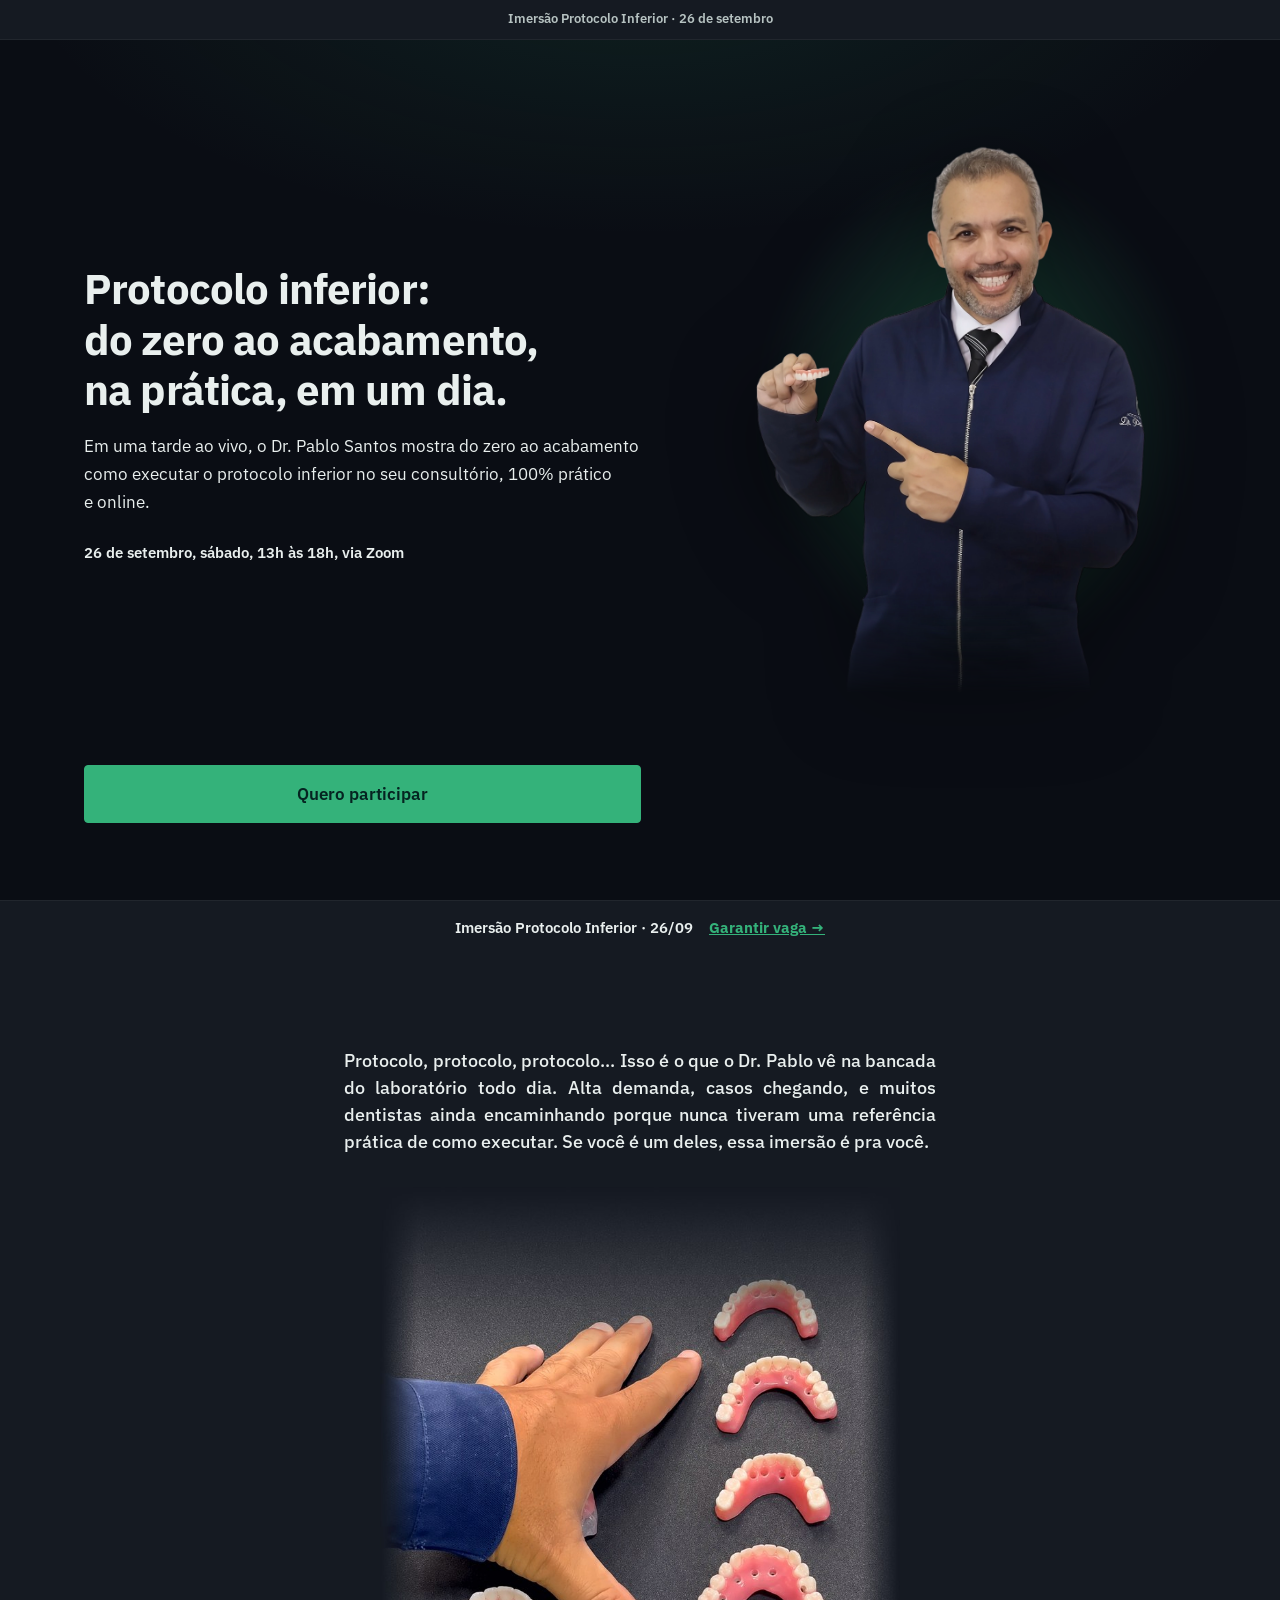
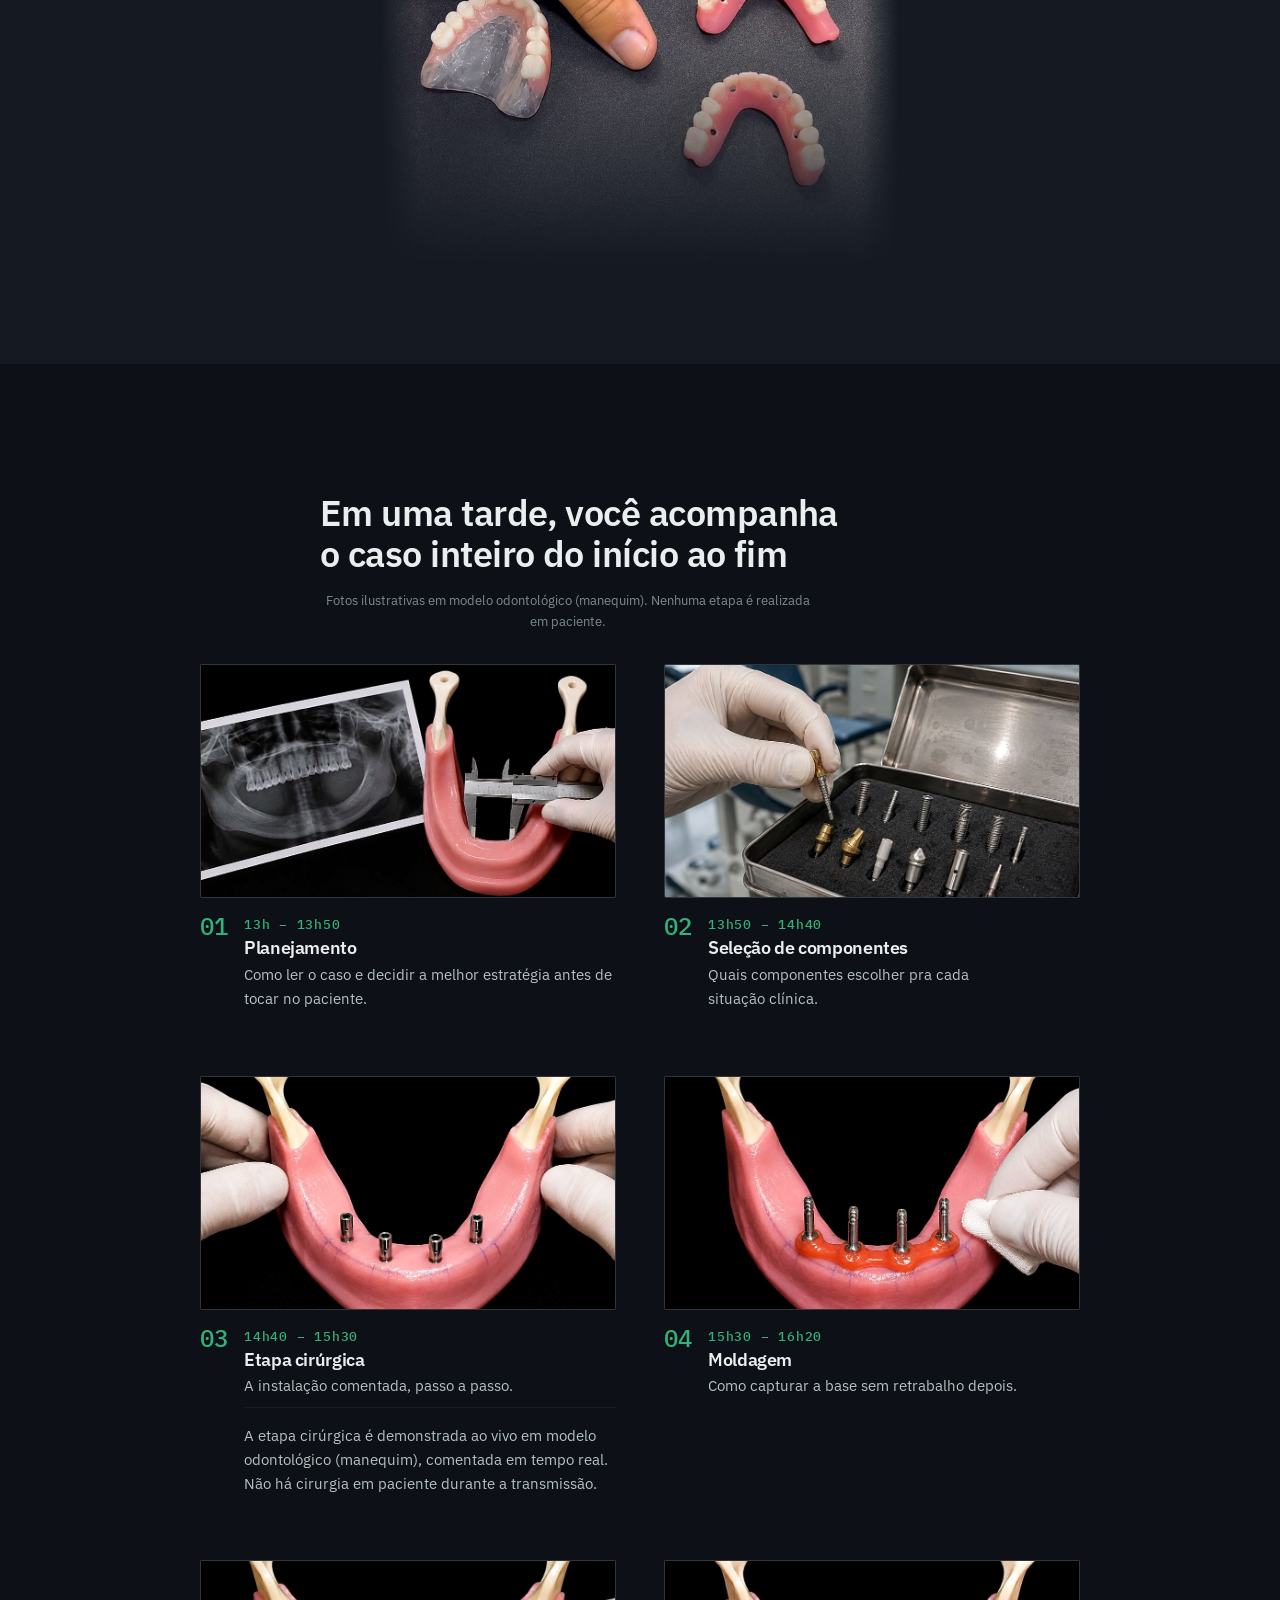
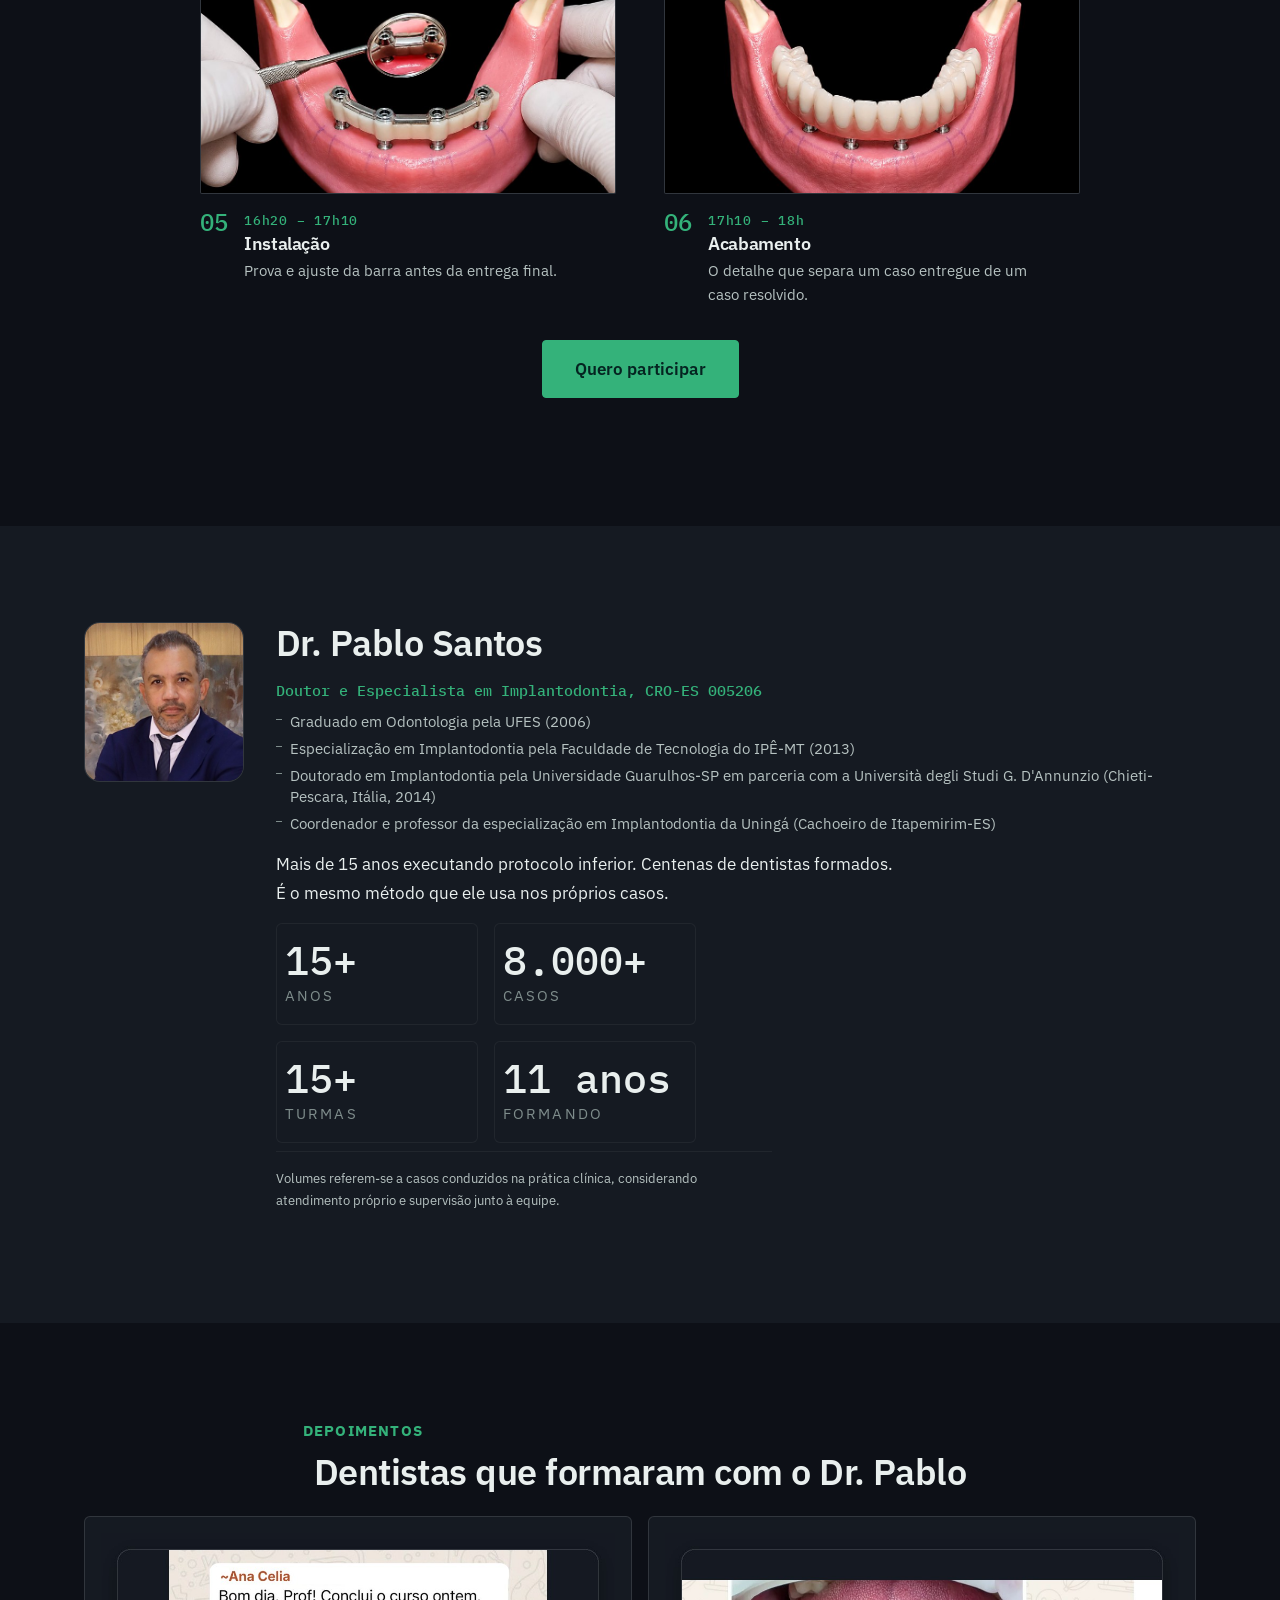
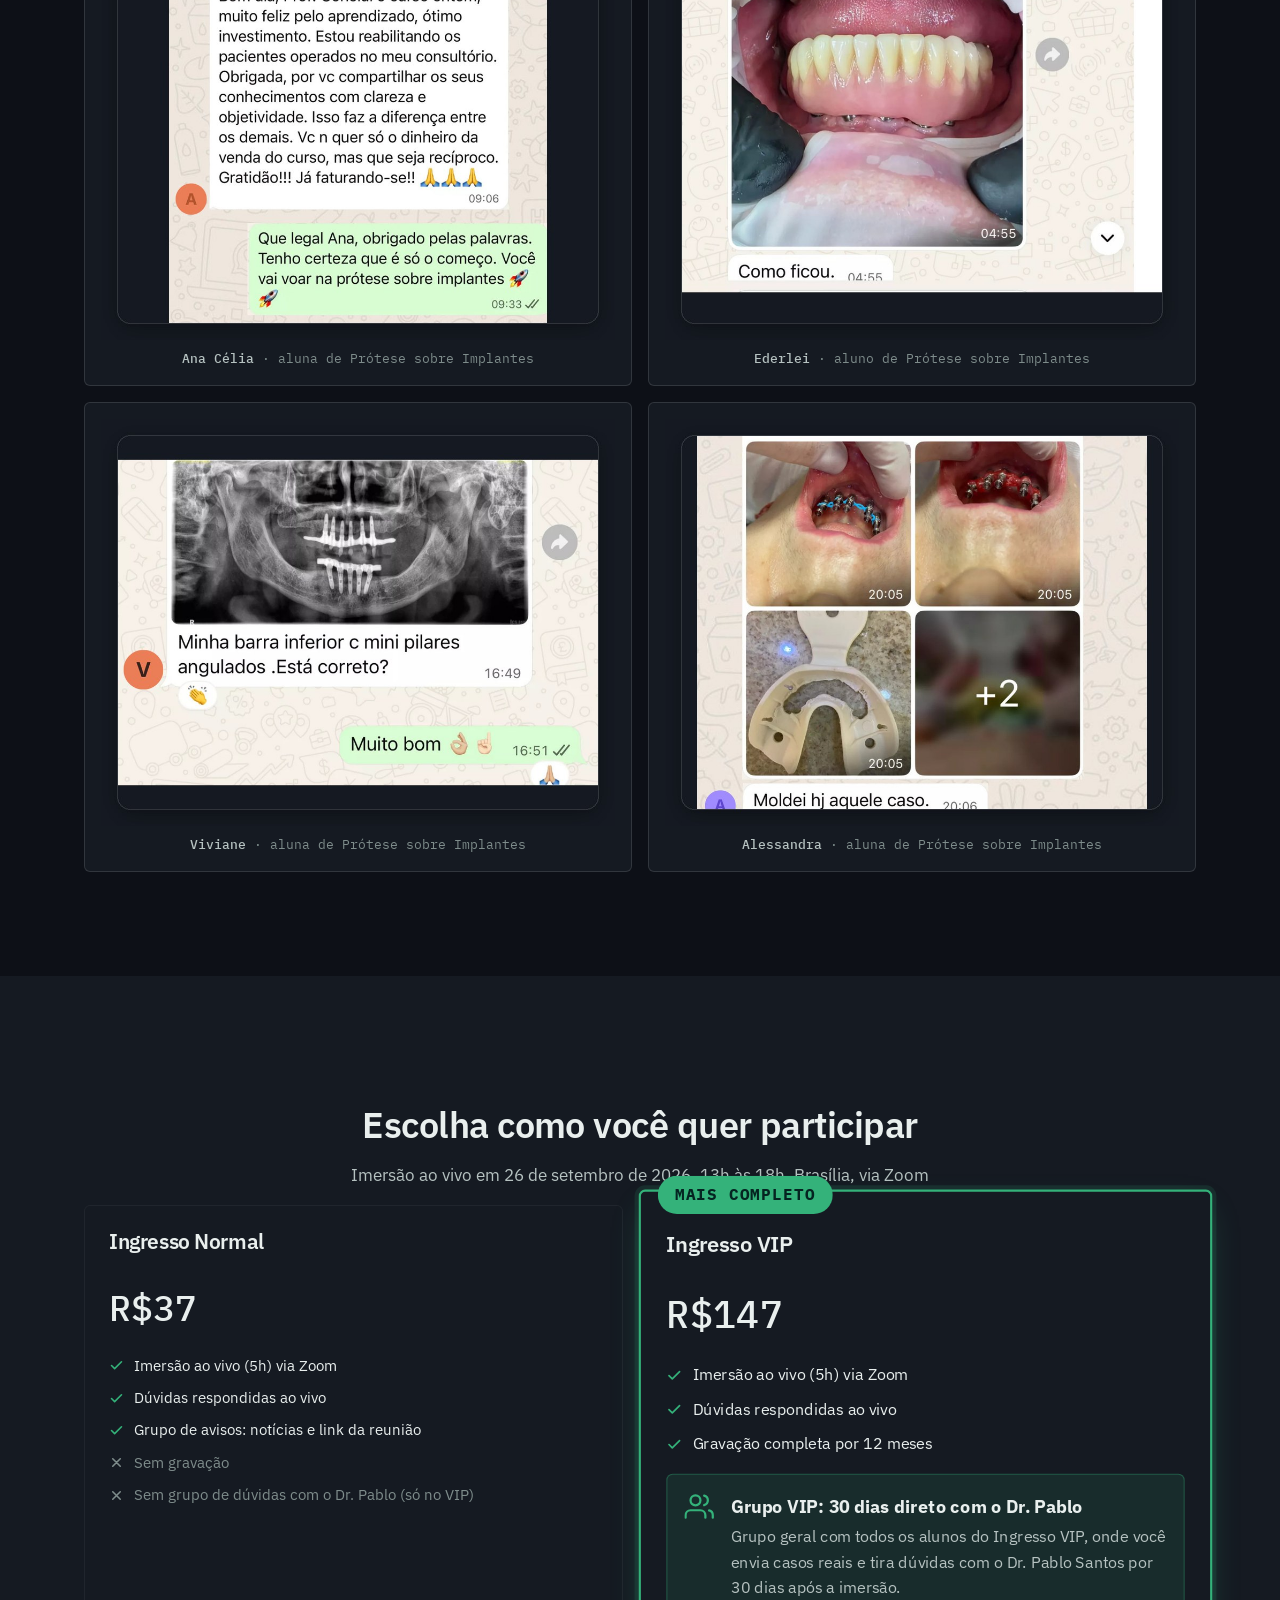
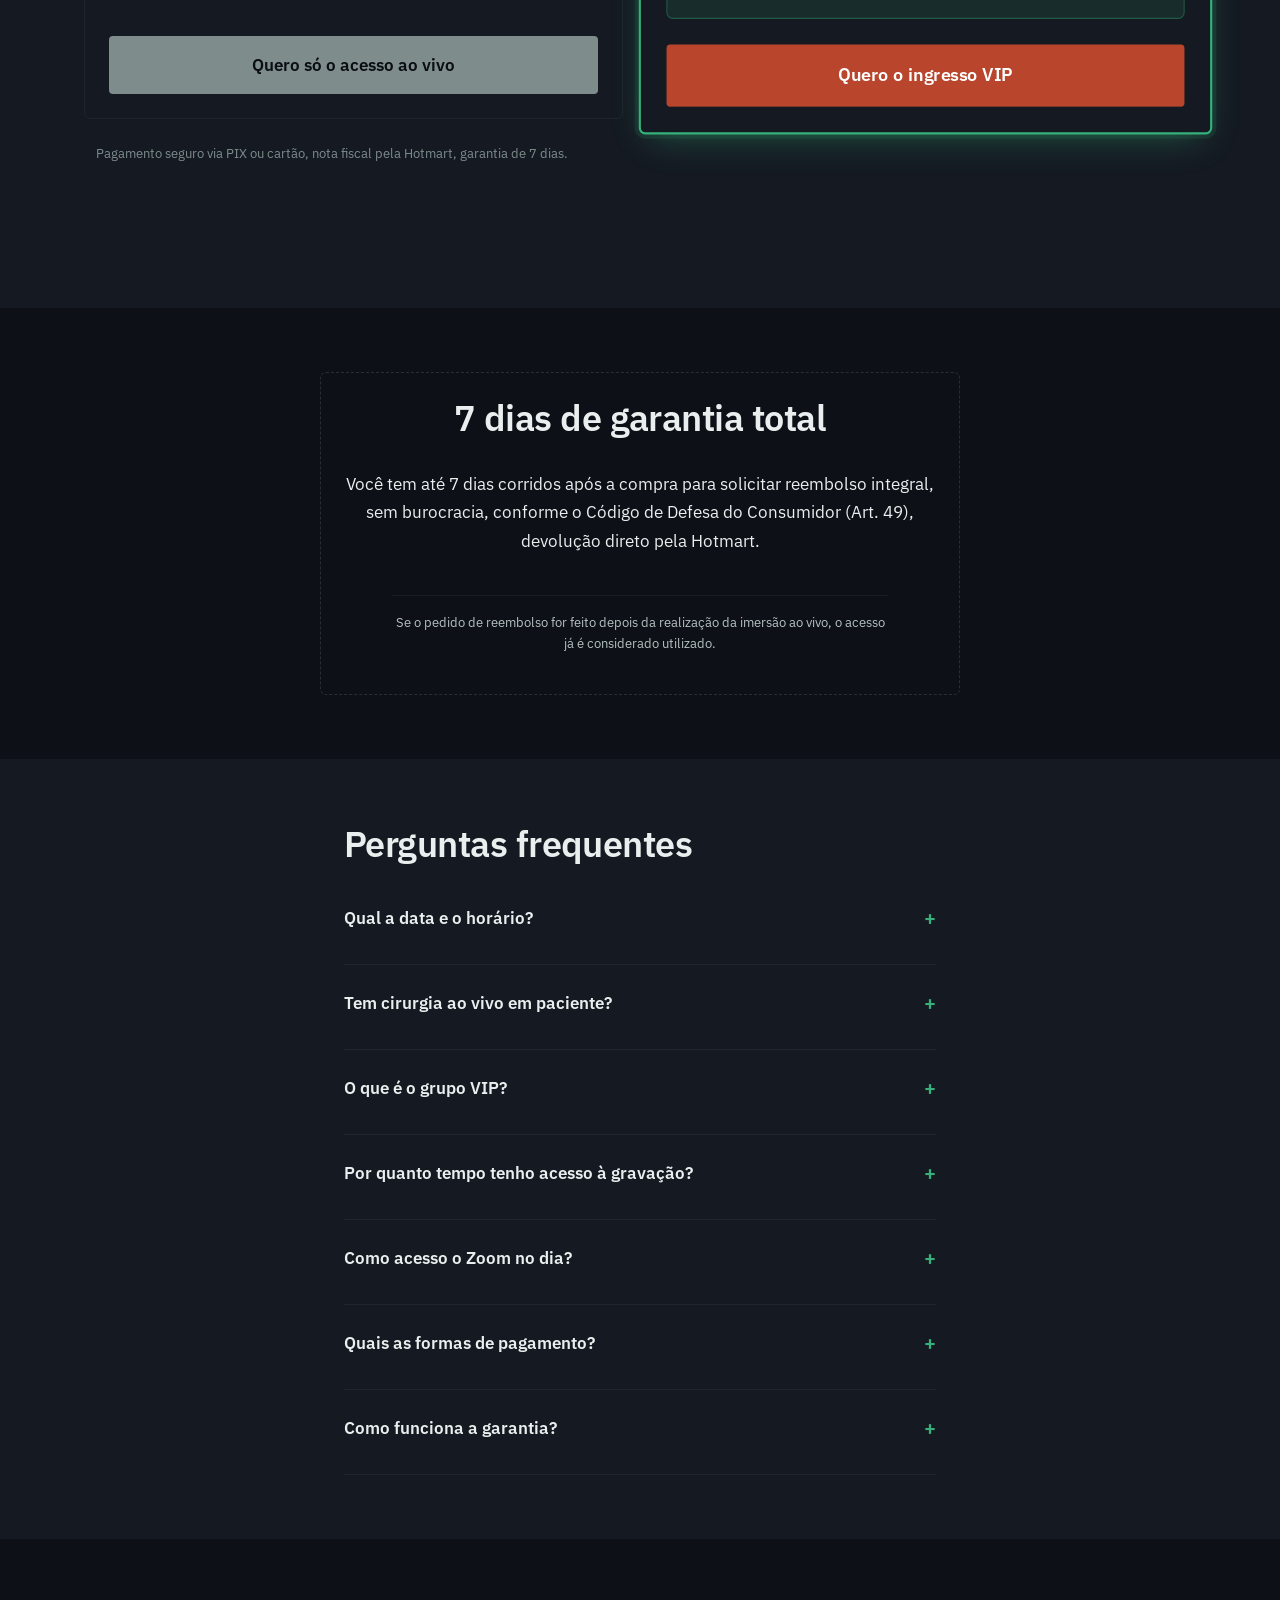
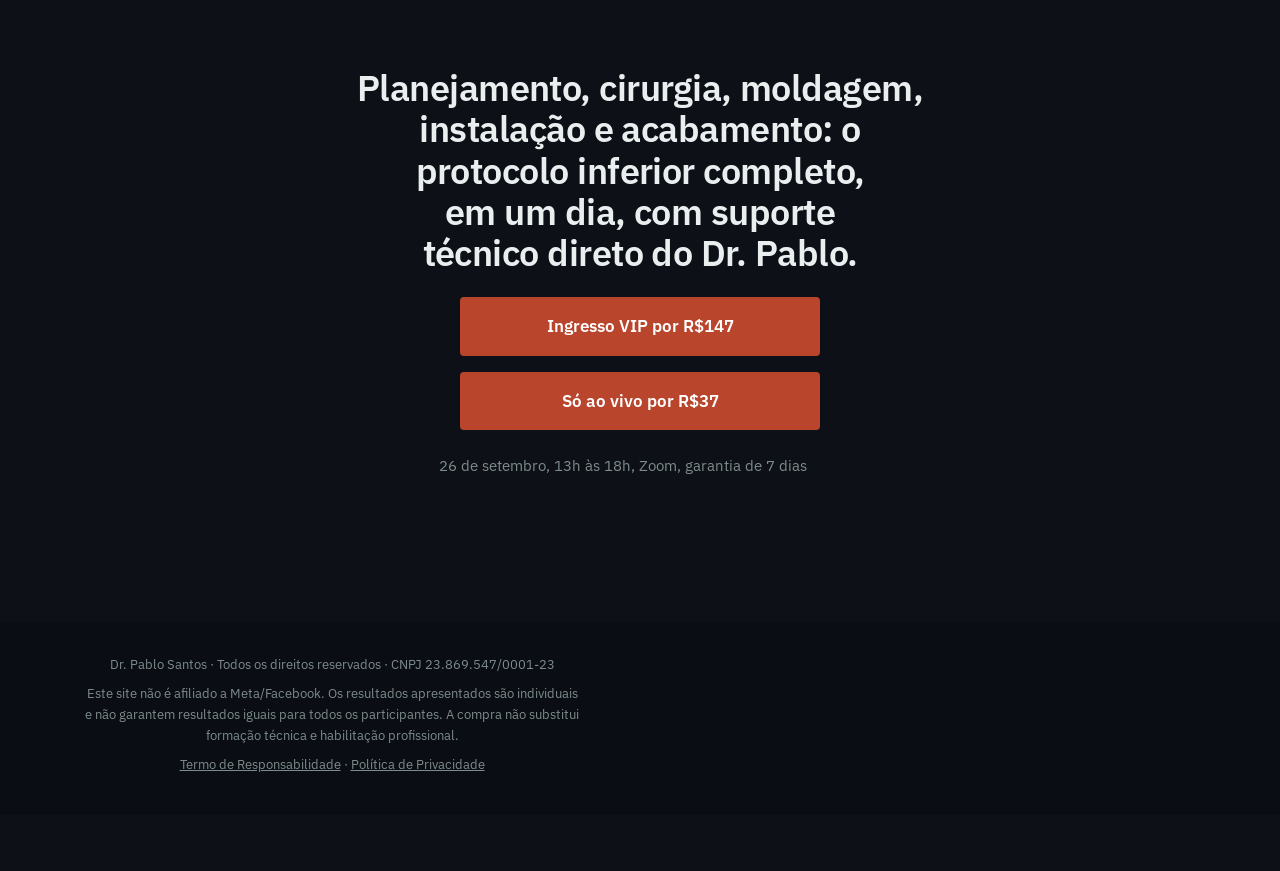
<file: index.html>
<!DOCTYPE html>
<html lang="pt-BR">
<head>
<meta charset="UTF-8">
<meta name="viewport" content="width=device-width, initial-scale=1">
<title>Imersão Protocolo Inferior · Dr. Pablo Santos</title>
<meta name="description" content="Em uma tarde ao vivo, o Dr. Pablo Santos mostra do zero ao acabamento como executar o protocolo inferior no seu consultório, 100% prático e online.">
<meta name="robots" content="index, follow">
<link rel="canonical" href="https://imersaoemprotocoloinferior.vercel.app/">
<meta property="og:title" content="Imersão Protocolo Inferior · Dr. Pablo Santos">
<meta property="og:description" content="Protocolo inferior: do zero ao acabamento, na prática, em um dia.">
<meta property="og:type" content="website">
<meta property="og:url" content="https://imersaoemprotocoloinferior.vercel.app/">
<meta property="og:image" content="https://imersaoemprotocoloinferior.vercel.app/og-image.jpg">
<meta property="og:image:width" content="1200">
<meta property="og:image:height" content="630">
<meta name="theme-color" content="#101416">
<link rel="icon" type="image/svg+xml" href="/favicon.svg">

<link rel="preconnect" href="https://fonts.googleapis.com">
<link rel="preconnect" href="https://fonts.gstatic.com" crossorigin>
<!-- DESIGN-SPEC.md secção 3: família única (IBM Plex Sans) + IBM Plex Mono
     para dados/rótulos numéricos, mesma superfamília, mesma métrica. -->
<link rel="preload" as="style" href="https://fonts.googleapis.com/css2?family=IBM+Plex+Sans:wght@400;500;600;700&family=IBM+Plex+Mono:wght@500&display=swap">
<link rel="stylesheet" href="https://fonts.googleapis.com/css2?family=IBM+Plex+Sans:wght@400;500;600;700&family=IBM+Plex+Mono:wght@500&display=swap" media="print" onload="this.media='all'">
<noscript><link rel="stylesheet" href="https://fonts.googleapis.com/css2?family=IBM+Plex+Sans:wght@400;500;600;700&family=IBM+Plex+Mono:wght@500&display=swap"></noscript>

<style>
:root{
  /* DESIGN-SPEC.md seção 2 — paleta com contraste calculado via luminância
     relativa WCAG, não estimado a olho. Ver a tabela de contrastes no
     próprio documento. Nomes antigos (--grafite, --texto, --petroleo...)
     seguem como alias abaixo só para não obrigar a tocar toda regra que já
     os referencia — o valor real vem sempre do token novo. */
  /* Refino "ink" — grafite frio e fosco, nunca preto puro (#000), e verde
     puxado pra esmeralda cirúrgico em vez de teal genérico. */
  --grafite-900:#0A0D14;  /* rodapé, base do gradiente */
  --grafite-800:#0D1017;  /* fundo principal */
  --grafite-700:#151A22;  /* superfície: cartão, bloco elevado, barra utilitária */
  --grafite-600:#1E2530;  /* superfície em hover, borda de campo */

  --texto-100:#E9EFEE;  /* títulos */
  --texto-300:#B6C2C1;  /* texto corrido */
  --texto-500:#7E8C8B;  /* legenda, disclaimer, rótulo secundário */

  --verde:#34B27A;         /* numeração, ícone, link, rótulo de seção — esmeralda cirúrgico, não neon */
  --verde-dim:rgba(52,178,122,0.12);  /* tingimento derivado do --verde, para fundo sutil */
  --verde-foco:#4DD0A6;    /* anel de foco do teclado — nunca outline:none sem isto */
  --terracota:#B8452C;     /* EXCLUSIVO do fundo de botão de compra — nunca cor de texto */
  --terracota-hi:#C94E33;  /* hover do botão de compra */

  --border:rgba(255,255,255,.05);       /* quase invisível, de propósito */
  --border-strong:rgba(255,255,255,.12);

  /* aliases legados — mesmo valor dos tokens novos acima */
  --grafite: var(--grafite-800);
  --superficie: var(--grafite-700);
  --superficie-2: var(--grafite-700);
  --texto: var(--texto-100);
  --texto-dim: var(--texto-300);
  --texto-faint: var(--texto-500);
  --petroleo: var(--verde);
  --petroleo-dim: var(--verde-dim);
  --foco: var(--verde-foco);
  --terracota-dark: var(--terracota-hi);

  /* DESIGN-SPEC.md seção 3 — uma família só (IBM Plex Sans), Plex Mono só
     para dado/rótulo numérico (preço, contador, CRO, numeração das etapas). */
  --font-sans:'IBM Plex Sans', -apple-system, BlinkMacSystemFont, sans-serif;
  --font-mono:'IBM Plex Mono', ui-monospace, 'SFMono-Regular', Menlo, monospace;
  --font-display: var(--font-sans);
  --font-body: var(--font-sans);

  /* Escala fluida — h1 a h3 e corpo crescem com o viewport; apoio e micro
     ficam fixos (são rótulo/legenda, não precisam variar). Pisos que não se
     negociam: corpo 16px, apoio 15px, disclaimer/micro 13px. */
  --t-display: clamp(2.0rem, 1.30rem + 2.9vw, 3.5rem);   /* h1 */
  --t-h2:      clamp(1.5rem, 1.20rem + 1.3vw, 2.25rem);
  --t-h3:      clamp(1.1rem, 1.02rem + 0.35vw, 1.3rem);
  --t-corpo:   clamp(1.0rem, 0.97rem + 0.15vw, 1.0938rem);  /* 16 a 17.5px */
  --t-apoio:   0.9375rem;  /* 15px */
  --t-micro:   0.8125rem;  /* 13px, piso absoluto */

  --text-disclaimer: var(--t-micro);
  --text-sm: var(--t-apoio);
  --text-base: var(--t-corpo);
  --text-lg: 1.125rem;
  --text-xl: 1.25rem;
  --text-2xl: 1.5rem;
  --text-3xl: 1.875rem;
  --text-4xl: 2.25rem;
  --leading-tight: 1.2;
  --leading-normal: 1.62;
  --tracking-wide: 0.08em;

  /* DESIGN-SPEC.md seção 4 — espaço em base 4px; a escala em uso já batia
     com os incrementos aprovados (4, 8, 12, 16, 24, 32, 48, 64, 96, 128). */
  --space-1: 0.5rem; --space-2: 1rem; --space-3: 1.5rem; --space-4: 2rem;
  --space-6: 3rem; --space-8: 4rem; --space-12: 6rem;

  /* Raio — canto quase reto, de propósito (seção 4). */
  --r-btn: 4px;
  --r-card: 6px;
  --r-img: 2px;
  --topbar-h:40px;
  --bottombar-h:56px;

  /* Ritmo vertical por peso de seção (tabela da seção 4): mobile abaixo,
     bump pra desktop dentro do @media (min-width:900px) mais adiante. */
  --py-sm: 3rem;   /* 48px — peso baixo: garantia, divisores */
  --py-md: 4rem;   /* 64px — peso médio: padrão */
  --py-lg: 6rem;   /* 96px — peso alto: etapas, ofertas */

  /* Movimento (seção 4) — uma curva pra hover/foco, outra pra entrada de seção. */
  --mov: 300ms cubic-bezier(.4,0,.2,1);
  --mov-entrada: 320ms cubic-bezier(.2,.6,.3,1);
}
*,*::before,*::after{box-sizing:border-box}
html{
  scroll-behavior:smooth;
  -webkit-text-size-adjust:100%;text-size-adjust:100%;
  overflow-x:hidden;max-width:100%;
}
@media (prefers-reduced-motion: reduce){ html{scroll-behavior:auto} }
body{
  position:relative;
  margin:0;
  background:var(--grafite);
  color:var(--texto);
  font-family:var(--font-body);
  font-size:var(--text-base);
  line-height:var(--leading-normal);
  padding-top:var(--topbar-h);
  padding-bottom:calc(var(--bottombar-h) + env(safe-area-inset-bottom)); /* Tarefa 18: barra fixa em toda largura */
  -webkit-font-smoothing:antialiased;
  overflow-x:hidden;max-width:100%;
}
body::before{
  content:'';
  position:fixed;
  inset:0;
  background-image:
    radial-gradient(ellipse 60% 40% at 15% 0%, rgba(52,178,122,0.05) 0%, transparent 60%),
    url("data:image/svg+xml,%3Csvg viewBox='0 0 256 256' xmlns='http://www.w3.org/2000/svg'%3E%3Cfilter id='noise'%3E%3CfeTurbulence type='fractalNoise' baseFrequency='0.9' numOctaves='4' stitchTiles='stitch'/%3E%3C/filter%3E%3Crect width='100%25' height='100%25' filter='url(%23noise)' opacity='0.02'/%3E%3C/svg%3E");
  pointer-events:none;
  z-index:0;
}
h1,h2,h3{font-family:var(--font-display);font-weight:600;line-height:var(--leading-tight);letter-spacing:-0.02em;margin:0 0 var(--space-2);color:var(--texto)}
h1{font-size:var(--t-display);font-weight:700;line-height:1.2;letter-spacing:-0.02em;text-wrap:balance}
h2{font-size:var(--t-h2);line-height:1.15;letter-spacing:-0.015em;text-wrap:balance}
h3{font-size:var(--t-h3)}
p{margin:0 0 var(--space-2);max-width:62ch;text-wrap:pretty}
a{color:inherit}
img{max-width:100%;display:block}
.container{max-width:1160px;margin:0 auto;padding:0 var(--space-3)}
.container--narrow{max-width:640px}
.eyebrow{color:var(--petroleo);font-weight:700;font-size:var(--text-sm);letter-spacing:var(--tracking-wide);text-transform:uppercase;margin:0 0 var(--space-1)}
.text-center{text-align:center}
.icon{width:1em;height:1em;display:inline-block;vertical-align:-0.15em;flex-shrink:0}
.note{color:var(--texto-dim);font-size:var(--text-disclaimer);border-top:1px solid var(--border);padding-top:var(--space-2);margin-top:var(--space-1)}

/* Seções — três alturas deliberadas, nunca padding solto (Tarefa 19) */
section{padding:var(--py-md) 0}
.section--sm{padding:var(--py-sm) 0}
.section--lg{padding:var(--py-lg) 0}
.section-alt{background:var(--superficie)}

/* fade-in on scroll — visível por padrão, JS só adiciona o esconder (Onda 0, Tarefa 5 — preservado) */
.fade-in{opacity:1;transform:none}
.js-fade .fade-in{opacity:0;transform:translateY(16px);transition:opacity var(--mov-entrada), transform var(--mov-entrada)}
.js-fade .fade-in.is-visible{opacity:1;transform:none}
@media (prefers-reduced-motion: reduce){ .js-fade .fade-in{opacity:1;transform:none;transition:none} }

/* Foco de teclado — regra única cobrindo todo elemento interativo da página
   (links, botões, resumo do FAQ, e qualquer campo que entrar no futuro).
   Nunca outline:none sem isto substituindo. */
a:focus-visible,
button:focus-visible,
summary:focus-visible,
input:focus-visible,
textarea:focus-visible,
select:focus-visible,
[tabindex]:focus-visible{
  outline:2px solid var(--foco);
  outline-offset:3px;
  border-radius:2px;
}

/* Botões — terracota é EXCLUSIVO de botão de compra (.btn--buy). Navegação usa contorno. */
.btn{
  display:inline-flex;align-items:center;justify-content:center;gap:var(--space-1);
  min-height:52px;padding:14px var(--space-4);border-radius:var(--r-btn);
  font-family:var(--font-body);font-weight:600;font-size:var(--text-base);
  text-decoration:none;cursor:pointer;border:1.5px solid transparent;
  transition:background var(--mov), border-color var(--mov), color var(--mov);
}
.btn:active{transform:translateY(1px)}
.btn--nav{background:var(--petroleo);border-color:var(--petroleo);color:#052421}
.btn--nav:hover{filter:brightness(1.08)}
/* Botão de compra — EXCLUSIVO onde terracota aparece. Rótulo sempre branco
   puro (não texto-100): a margem de contraste de texto-100 sobre terracota
   é estreita demais pra arriscar numa variação de renderização de fonte no
   único texto da página que precisa ser lido por alguém prestes a pagar. */
.btn--buy{background:var(--terracota);color:#FFFFFF;font-weight:600}
.btn--buy:hover{background:var(--terracota-hi)}
.btn--normal{background:var(--texto-500);color:var(--grafite-900)}
.btn--normal:hover{filter:brightness(1.1)}
.btn--block{width:100%}

/* Sticky top bar */
.topbar{
  position:fixed;top:0;left:0;right:0;z-index:100;
  min-height:var(--topbar-h);
  background:var(--superficie-2);color:var(--texto-300);
  display:flex;align-items:center;justify-content:center;
  font-weight:600;font-size:var(--text-disclaimer);line-height:1.25;text-align:center;
  padding:var(--space-1) var(--space-2);
  border-bottom:1px solid var(--border);
  transition:background var(--mov);
}
.topbar__today{display:none;font-family:var(--font-mono);letter-spacing:0.02em}
.topbar.is-today{background:var(--terracota);color:#fff;border-color:var(--terracota-hi)}
.topbar.is-today .topbar__default{display:none}
.topbar.is-today .topbar__today{display:inline}

/* Countdown — componente reutilizável (Tarefa 14). Calculado a partir da
   data real do evento via JS; nunca reinicia por visita. */
.countdown{display:flex;justify-content:center;gap:var(--space-2)}
.countdown__unit{
  display:flex;flex-direction:column;align-items:center;min-width:44px;
  background:rgba(52,178,122,0.06);border:1px solid var(--border);border-radius:var(--r-card);
  padding:6px var(--space-1);
}
.countdown__value{font-family:var(--font-mono);font-weight:500;font-size:var(--text-xl);font-variant-numeric:tabular-nums;color:var(--petroleo);line-height:1}
.countdown__label{font-size:var(--text-disclaimer);letter-spacing:0.08em;text-transform:uppercase;color:var(--texto-faint);margin-top:2px}
.countdown--compact .countdown__unit{min-width:36px;padding:4px 6px}
.countdown--compact .countdown__value{font-size:var(--text-lg)}
.countdown--ofertas{margin-bottom:var(--space-4)}

/* Hero — peso alto (seção 6.2). Ordem mobile: título, promessa, bloco de
   dados (data/hora/plataforma + contador), foto, botão, faixa de preço —
   a foto entra depois do botão em largura estreita não empurra o CTA pra
   fora da primeira tela. Desktop: grid 7/5, foto na coluna 2 alinhada
   pelo topo, resto empilhado na coluna 1 na mesma ordem do DOM. */
.hero{background:radial-gradient(ellipse 70% 45% at 50% -10%, var(--petroleo-dim) 0%, transparent 70%), var(--grafite-900);padding:var(--py-lg) 0;position:relative}
.hero__media-wrap{
  position:relative;display:flex;justify-content:center;margin:var(--space-3) 0;
  filter:drop-shadow(0 20px 40px rgba(0,0,0,0.5));
}
.hero__media{
  display:block;width:220px;max-width:100%;height:auto;
  -webkit-mask-image:linear-gradient(to bottom, black 78%, transparent 100%);
  mask-image:linear-gradient(to bottom, black 78%, transparent 100%);
}
.hero__media-glow{
  position:absolute;inset:-25% -15%;z-index:-1;
  background:radial-gradient(closest-side, rgba(52,178,122,0.35), transparent 70%);
  filter:blur(10px);
}
.hero__data-strip{
  color:var(--texto);font-size:var(--text-sm);font-weight:600;margin:var(--space-3) 0 0;
}
.hero__data-strip strong{color:var(--petroleo);font-weight:800}
.hero__countdown-wrap{margin:var(--space-2) 0 0}
.hero__countdown-label{font-size:var(--text-sm);color:var(--texto-faint);text-transform:uppercase;letter-spacing:var(--tracking-wide);margin-bottom:6px}

/* Identificação do problema — seção 6.3: texto puro, sem cartão em volta.
   O contraste com as seções estruturadas ao redor é o que faz o texto
   parecer alguém falando, não mais um bloco de UI. */
.pull-quote{
  font-family:var(--font-body);font-weight:500;font-size:var(--text-lg);
  color:var(--texto);line-height:1.5;text-align:justify;text-align-last:left;
  margin:0;
}
.demand-photo{
  display:block;width:100%;max-width:380px;height:auto;margin:var(--space-4) auto 0;
  border-radius:var(--r-img);
}
@media (min-width:640px){
  .demand-photo{max-width:520px}
}

/* Etapas — seção 6.4, o coração da página. No desktop vira grade 2 colunas
   (foto em cima, legenda embaixo, dois cards por linha) em vez de lista de
   linhas alternadas. Número em Plex Mono alinhado ao topo do título, não
   empilhado acima dele. */
.steps{display:flex;flex-direction:column;gap:var(--space-6);margin-top:var(--space-4)}
.step{display:flex;flex-direction:column;gap:var(--space-2)}
.step__media{
  display:block;width:100%;height:auto;aspect-ratio:4/3;object-fit:cover;
  background:var(--superficie);border:1px solid var(--border-strong);border-radius:var(--r-img);
}
.steps-disclaimer{color:var(--texto-faint);font-size:var(--t-micro);text-align:center;margin:var(--space-1) 0 0}
.step__text{display:flex;gap:var(--space-2);align-items:flex-start}
.step__num{flex-shrink:0;font-family:var(--font-mono);color:var(--petroleo);font-size:var(--text-2xl);font-weight:500;line-height:1}
.step__body h3{font-size:var(--text-lg);margin:2px 0 4px}
.step__body p{color:var(--texto-dim);font-size:var(--text-sm);margin:0}
.step__body p.note{margin-top:var(--space-1)}
.step__time{
  display:block;font-family:var(--font-mono);font-size:var(--t-micro);font-weight:500;
  color:var(--petroleo);letter-spacing:0.06em;margin-bottom:2px;
}
.steps__cta{margin-top:var(--space-4)}

@media (min-width:800px){
  .steps{display:grid;grid-template-columns:1fr 1fr;column-gap:var(--space-6);row-gap:var(--space-6);max-width:880px;margin-left:auto;margin-right:auto}
  .step__media{aspect-ratio:16/9;height:auto}
}
@media (min-width:900px){
  .steps{row-gap:var(--space-8)}
}

/* Authority */
.authority{display:flex;flex-direction:column;align-items:center;text-align:center;gap:var(--space-2)}
.authority__photo{
  width:160px;height:160px;border-radius:16px;background:var(--superficie);border:1px solid var(--border-strong);
  object-fit:cover;flex-shrink:0;
}
.authority__credential{font-family:var(--font-mono);color:var(--petroleo);font-size:var(--text-sm);font-weight:500;margin:-4px 0 var(--space-1)}
.authority__formation{list-style:none;margin:0 0 var(--space-2);padding:0;display:flex;flex-direction:column;gap:6px;text-align:left}
.authority__formation li{position:relative;padding-left:14px;color:var(--texto-dim);font-size:var(--text-sm);line-height:1.4}
.authority__formation li::before{content:'';position:absolute;left:0;top:8px;width:6px;height:1px;background:var(--texto-faint)}
.authority__grid{display:grid;grid-template-columns:1fr 1fr;gap:var(--space-2);width:100%;max-width:420px;margin-top:var(--space-1)}
.authority__stat{background:var(--superficie);border:1px solid var(--border);border-radius:var(--r-card);padding:var(--space-2) var(--space-1)}
.authority__stat strong{display:block;color:var(--texto);font-family:var(--font-mono);font-weight:500;font-size:clamp(1.8rem,6vw,2.5rem);line-height:1}
.authority__stat span{display:block;margin-top:4px;color:var(--texto-faint);font-size:var(--text-sm);text-transform:uppercase;letter-spacing:0.14em}

/* Depoimentos — carrossel horizontal no mobile (Tarefa 17), grid no desktop */
.testimonial-grid{display:flex;gap:var(--space-2);margin-top:var(--space-3);overflow-x:auto;scroll-snap-type:x mandatory;padding-bottom:var(--space-1);-webkit-overflow-scrolling:touch}
.testimonial-grid::-webkit-scrollbar{height:6px}
.testimonial-card{
  flex:0 0 80%;scroll-snap-align:center;min-height:170px;
  background:var(--superficie);border:1px solid var(--border-strong);border-radius:var(--r-card);
  display:flex;flex-direction:column;align-items:center;justify-content:center;text-align:center;
  color:var(--texto-faint);font-size:var(--text-sm);padding:var(--space-2);
}
.testimonial-card img{max-width:100%;max-height:100%;width:auto;height:auto;object-fit:contain;border-radius:var(--r-img)}
.testimonial-caption{
  margin:var(--space-1) 0 0;font-family:var(--font-mono);font-size:var(--t-micro);
  color:var(--texto-dim);font-weight:500;
}
.testimonial-caption span{color:var(--texto-faint);font-weight:400}
.testimonial-dots{display:flex;justify-content:center;gap:8px;margin-top:var(--space-2)}
.testimonial-dots__dot{width:6px;height:6px;border-radius:50%;background:var(--border-strong)}
.testimonial-dots__dot.is-active{background:var(--petroleo)}
@media (min-width:640px){
  .testimonial-grid{display:grid;grid-template-columns:1fr 1fr;overflow:visible;scroll-snap-type:none}
  .testimonial-card{flex:auto;min-height:0}
  .testimonial-dots{display:none}
}

/* Ofertas */
.pricing-sub{color:var(--texto-dim);text-align:center;margin:0 auto var(--space-2)}
.pricing-grid{display:flex;flex-direction:column;gap:var(--space-4);max-width:420px;margin:0 auto}
/* seção 6.7: VIP recebe borda verde + fundo grafite-700; Normal fica
   transparente com borda discreta — a diferença de tratamento é o
   argumento, não precisa de mais nada pra sinalizar qual é o destaque. */
.pricing-card{background:transparent;border:1px solid var(--border);border-radius:var(--r-card);padding:var(--space-3);position:relative}
.pricing-card--vip{
  border:2px solid var(--petroleo);
  background:var(--superficie);
  box-shadow:0 0 0 4px var(--petroleo-dim), 0 12px 32px -12px rgba(52,178,122,0.45);
  padding-top:calc(var(--space-3) + 14px);
}
.pricing-card__badge{
  position:absolute;top:-15px;left:var(--space-2);background:var(--petroleo);color:#052421;
  font-family:var(--font-mono);font-size:var(--text-sm);font-weight:700;letter-spacing:0.08em;text-transform:uppercase;
  padding:6px 16px;border-radius:20px;
}
.pricing-card__price{font-family:var(--font-mono);font-size:var(--text-4xl);font-weight:500;margin:var(--space-1) 0 var(--space-2);color:var(--texto)}
.pricing-card ul{list-style:none;margin:0 0 var(--space-2);padding:0;display:flex;flex-direction:column;gap:var(--space-1)}
.pricing-card li{font-size:var(--text-sm);display:flex;align-items:center;gap:10px;color:var(--texto)}
.pricing-card li.no{color:var(--texto-faint)}
.pricing-card li .icon{color:var(--petroleo)}
.pricing-card li.no .icon{color:var(--texto-faint)}

/* Grupo VIP — bloco próprio, não é mais um bullet igual aos outros (Tarefa 16) */
.vip-callout{
  display:flex;gap:var(--space-2);align-items:flex-start;
  background:var(--petroleo-dim);border:1px solid rgba(52,178,122,0.35);border-radius:var(--r-card);
  padding:var(--space-2);margin:0 0 var(--space-3);
}
.vip-callout__icon{width:28px;height:28px;flex-shrink:0;color:var(--petroleo)}
.vip-callout h4{font-family:var(--font-display);font-size:var(--text-base);font-weight:700;margin:0 0 2px;color:var(--texto)}
.vip-callout p{font-size:var(--text-sm);color:var(--texto-dim);margin:0}

.pricing-note{color:var(--texto-faint);font-size:var(--text-disclaimer);text-align:center;margin-top:var(--space-3)}

/* Garantia — seção 6.8: bloco discreto, borda tracejada, sem ícone de
   escudo, sem selo. Selo desenhado é ornamento de página de venda dos
   anos 2010 e reduz credibilidade em público técnico. */
.guarantee{
  display:flex;flex-direction:column;align-items:center;text-align:center;gap:var(--space-2);
  border:1px dashed var(--border-strong);border-radius:var(--r-card);padding:var(--space-3);
}

/* FAQ */
.faq-item{border-bottom:1px solid var(--border);padding:var(--space-2) 0}
.faq-item summary{
  cursor:pointer;font-weight:600;font-size:var(--text-base);list-style:none;
  display:flex;justify-content:space-between;align-items:center;gap:var(--space-2);
  min-height:44px;margin-bottom:var(--space-1);color:var(--texto);
}
.faq-item summary::-webkit-details-marker{display:none}
.faq-item summary::after{content:"+";color:var(--petroleo);font-size:var(--text-xl);flex-shrink:0;transition:transform var(--mov)}
.faq-item[open] summary::after{transform:rotate(45deg)}
.faq-item .faq-content{display:grid;grid-template-rows:0fr;overflow:hidden;transition:grid-template-rows 0.4s ease, opacity 0.3s ease;opacity:0}
.faq-item[open] .faq-content{grid-template-rows:1fr;opacity:1}
.faq-item .faq-content > p{min-height:0;overflow:hidden;color:var(--texto-dim);margin:0;padding:0;font-size:var(--text-base)}

/* CTA final */
.cta-final{text-align:center}
.cta-final__buttons{display:flex;flex-direction:column;gap:var(--space-2);max-width:360px;margin:var(--space-3) auto}
.cta-final__event{color:var(--texto-faint);font-size:var(--text-sm);margin-top:var(--space-2)}

/* Footer */
footer{padding:var(--space-4) 0;text-align:center;background:var(--grafite-900)}
footer p{color:var(--texto-faint);font-size:var(--text-disclaimer);margin:0 0 var(--space-1)}

/* Barra fixa inferior — seção 6.11. Some com JS enquanto o hero está na
   tela e enquanto a seção de oferta está em cena (os cartões de preço já
   fazem esse trabalho lá); sem JS ela fica sempre visível, mesmo
   comportamento defensivo do fade-in. */
.bottombar{
  position:fixed;bottom:0;left:0;right:0;z-index:100;
  background:var(--superficie-2);color:var(--texto);
  display:flex;align-items:center;justify-content:center;flex-wrap:wrap;
  min-height:var(--bottombar-h);font-weight:600;font-size:var(--text-sm);
  text-decoration:none;gap:var(--space-2);
  padding:var(--space-1) var(--space-2) calc(var(--space-1) + env(safe-area-inset-bottom));
  text-align:center;border-top:1px solid var(--border);
  transition:transform var(--mov);
}
.bottombar.is-hidden{transform:translateY(100%)}
.bottombar__cta{color:var(--petroleo);font-weight:700;text-decoration:underline}

#ofertas,#dr-pablo,#faq{scroll-margin-top:calc(var(--topbar-h) + var(--space-2))}

@media (min-width:900px){
  /* Ritmo vertical seção 4 — coluna "Desktop" da tabela de pesos. */
  :root{
    --py-sm: 4rem;   /* 64px */
    --py-md: 6rem;   /* 96px */
    --py-lg: 8rem;   /* 128px */
  }
  /* Hero em duas colunas no desktop: texto à esquerda, foto do Dr. Pablo
     à direita com um brilho em degradê atrás dela — pedido explícito,
     revertendo a versão anterior (que ficava sempre empilhado). */
  .hero__grid{display:grid;grid-template-columns:1.1fr 1fr;gap:var(--space-6);align-items:center}
  .hero__lead{max-width:560px;margin:0;text-align:left}
  .hero__media-wrap{display:block;margin:0 0 0 auto;max-width:440px}
  .hero__media{
    width:100%;
    -webkit-mask-image:linear-gradient(to bottom, black 82%, transparent 100%);
    mask-image:linear-gradient(to bottom, black 82%, transparent 100%);
  }
  .hero__media-glow{inset:-15% -20%}
  .hero__action{max-width:560px;margin:var(--space-3) 0 0}
  /* O clamp fluido de --t-display é calibrado pra largura total da
     viewport; numa coluna mais estreita isso ainda estoura em telas bem
     largas, então reduz a fonte e permite quebra normal (a coluna já é
     estreita o bastante pra não precisar forçar 3 linhas fixas). */
  .hero h1{font-size:clamp(1.8rem, 1.2rem + 1.8vw, 3rem);text-align:left}
  .hero h1 .h1-line{white-space:normal}
  /* Padding editorial de 6rem/8rem (topo/base) pedido explicitamente,
     mesmo sabendo que aperta a margem do requisito "preço e data visíveis
     sem rolar" em notebook comum (~720px de altura útil) — o padding de
     baixo (var(--py-lg), 128px) não afeta a dobra, só o de cima importa
     aqui. Testado empiricamente depois de aplicar: ver nota no commit. */
  .hero{padding-top:var(--space-12)}
  .authority{flex-direction:row;text-align:left;align-items:flex-start;gap:var(--space-4)}
  .authority__credential{margin:0 0 var(--space-1)}
  .pricing-grid{flex-direction:row;max-width:none;align-items:stretch}
  .pricing-card{flex:1;display:flex;flex-direction:column}
  /* Precificação assimétrica: VIP ganha dominância visual real no
     desktop, não só cor de borda — o Normal fica esteticamente recuado.
     Ordem no HTML é Normal, VIP (ancora barato primeiro); o destaque
     visual do VIP já sinaliza que ele é a opção recomendada. */
  .pricing-card--vip{transform:scale(1.06);z-index:1}
  .pricing-card ul{flex:1}
}
</style>
<!-- Refinamentos mobile-first: ver mobile.css (não altera nada acima) -->
<link rel="stylesheet" href="mobile.css">
</head>
<body>

<!-- Meta Pixel Code -->
<script>
(function(){
  var PIXEL_ID = '1475250366739996';

  !function(f,b,e,v,n,t,s)
  {if(f.fbq)return;n=f.fbq=function(){n.callMethod?
  n.callMethod.apply(n,arguments):n.queue.push(arguments)};
  if(!f._fbq)f._fbq=n;n.push=n;n.loaded=!0;n.version='2.0';
  n.queue=[];t=b.createElement(e);t.async=!0;
  t.src=v;s=b.getElementsByTagName(e)[0];
  s.parentNode.insertBefore(t,s)}(window, document,'script',
  'https://connect.facebook.net/en_US/fbevents.js');

  fbq('init', PIXEL_ID);
  fbq('track', 'PageView');
})();
</script>
<!-- End Meta Pixel Code -->

<!-- BARRA STICKY TOPO -->
<div class="topbar">
  <span class="topbar__default">Imersão Protocolo Inferior · 26 de setembro</span>
  <span class="topbar__today" data-day-countdown-target="2026-09-26T13:00:00-03:00" hidden>
    <svg class="icon" viewBox="0 0 24 24" fill="currentColor" aria-hidden="true"><circle cx="12" cy="12" r="8"/></svg> HOJE · Começa às 13h · <span data-unit="hours">00</span>:<span data-unit="minutes">00</span>:<span data-unit="seconds">00</span>
  </span>
</div>

<!-- HERO -->
<header class="hero">
  <div class="container hero__grid">
    <div class="hero__lead">
      <h1><span class="h1-line">Protocolo inferior:</span><br><span class="h1-line">do zero ao acabamento,</span><br><span class="h1-line">na prática, em um dia.</span></h1>
      <p>Em uma tarde ao vivo, o Dr. Pablo Santos mostra do zero ao acabamento como executar o protocolo inferior no seu consultório, 100% prático e online.</p>

      <p class="hero__data-strip">26 de setembro, sábado, 13h às 18h, via Zoom</p>
      <div class="hero__countdown-wrap">
        <p class="hero__countdown-label">Faltam para a imersão ao vivo</p>
        <div class="countdown countdown--compact" data-countdown-target="2026-09-26T13:00:00-03:00" aria-live="off">
          <div class="countdown__unit"><span class="countdown__value" data-unit="days">–</span><span class="countdown__label">dias</span></div>
          <div class="countdown__unit"><span class="countdown__value" data-unit="hours">–</span><span class="countdown__label">h</span></div>
          <div class="countdown__unit"><span class="countdown__value" data-unit="minutes">–</span><span class="countdown__label">min</span></div>
          <div class="countdown__unit"><span class="countdown__value" data-unit="seconds">–</span><span class="countdown__label">s</span></div>
        </div>
      </div>
    </div>

    <div class="hero__media-wrap">
      <div class="hero__media-glow" aria-hidden="true"></div>
      <img class="hero__media" src="dr-pablo-hero-bg.webp?v=2" alt="Dr. Pablo Santos" width="2000" height="2531" loading="eager" fetchpriority="high" decoding="async">
    </div>

    <div class="hero__action">
      <a href="#ofertas" class="btn btn--nav btn--block" data-track="cta-hero">Quero participar</a>
    </div>
  </div>
</header>

<!-- BLOCO DE PROVA DE DEMANDA — texto como pull-quote, seguido de foto real
     da bancada (barras/pilares em produção) como prova visual do volume. -->
<section class="section-alt fade-in">
  <div class="container container--narrow">
    <p class="pull-quote">Protocolo, protocolo, protocolo... Isso é o que o Dr. Pablo vê na bancada do laboratório todo dia. Alta demanda, casos chegando, e muitos dentistas ainda encaminhando porque nunca tiveram uma referência prática de como executar. Se você é um deles, essa imersão é pra você.</p>
    <img class="demand-photo" src="prova-demanda.jpg" alt="Mão comparando o tamanho de várias próteses protocolo sobre implantes prontas na bancada, mostrando o volume de casos em produção" loading="lazy" decoding="async" width="760" height="995">
  </div>
</section>

<!-- O QUE VOCÊ VAI VER AO VIVO — seis pares foto+texto (Tarefa 13) -->
<section class="section--lg fade-in" id="etapas">
  <div class="container">
    <div class="container--narrow" style="margin:0 auto var(--space-2)">
      <h2>Em uma tarde, você acompanha o caso inteiro do início ao fim</h2>
      <p class="steps-disclaimer">Fotos ilustrativas em modelo odontológico (manequim). Nenhuma etapa é realizada em paciente.</p>
    </div>
    <div class="steps">
      <div class="step">
        <img class="step__media" src="step-planejamento.jpg" alt="Régua digital medindo a largura do rebordo ósseo em modelo odontológico, ao lado de uma radiografia panorâmica" loading="lazy" decoding="async" width="900" height="675">
        <div class="step__text"><span class="step__num">01</span><div class="step__body"><span class="step__time">13h – 13h50</span><h3>Planejamento</h3><p>Como ler o caso e decidir a melhor estratégia antes de tocar no paciente.</p></div></div>
      </div>
      <div class="step">
        <img class="step__media" src="step-selecao.jpg" alt="Mão segurando um componente protético ao lado de uma bandeja com pilares e parafusos de implante" loading="lazy" decoding="async" width="900" height="675">
        <div class="step__text"><span class="step__num">02</span><div class="step__body"><span class="step__time">13h50 – 14h40</span><h3>Seleção de componentes</h3><p>Quais componentes escolher pra cada situação clínica.</p></div></div>
      </div>
      <div class="step">
        <img class="step__media" src="step-cirurgica.jpg" alt="Modelo odontológico (manequim) com quatro análogos de implante instalados no rebordo inferior" loading="lazy" decoding="async" width="900" height="675">
        <div class="step__text"><span class="step__num">03</span><div class="step__body"><span class="step__time">14h40 – 15h30</span><h3>Etapa cirúrgica</h3><p>A instalação comentada, passo a passo.</p><p class="note">A etapa cirúrgica é demonstrada ao vivo em modelo odontológico (manequim), comentada em tempo real. Não há cirurgia em paciente durante a transmissão.</p></div></div>
      </div>
      <div class="step">
        <img class="step__media" src="step-moldagem.jpg" alt="Pinos de transferência splintados com resina sobre o modelo odontológico, para a moldagem de precisão" loading="lazy" decoding="async" width="900" height="675">
        <div class="step__text"><span class="step__num">04</span><div class="step__body"><span class="step__time">15h30 – 16h20</span><h3>Moldagem</h3><p>Como capturar a base sem retrabalho depois.</p></div></div>
      </div>
      <div class="step">
        <img class="step__media" src="step-instalacao.jpg" alt="Barra protética sendo provada sobre os implantes do modelo odontológico, com espelho clínico ao fundo" loading="lazy" decoding="async" width="900" height="675">
        <div class="step__text"><span class="step__num">05</span><div class="step__body"><span class="step__time">16h20 – 17h10</span><h3>Instalação</h3><p>Prova e ajuste da barra antes da entrega final.</p></div></div>
      </div>
      <div class="step">
        <img class="step__media" src="step-acabamento.jpg" alt="Prótese protocolo finalizada e polida, instalada sobre os implantes do modelo odontológico" loading="lazy" decoding="async" width="900" height="675">
        <div class="step__text"><span class="step__num">06</span><div class="step__body"><span class="step__time">17h10 – 18h</span><h3>Acabamento</h3><p>O detalhe que separa um caso entregue de um caso resolvido.</p></div></div>
      </div>
    </div>
    <div class="text-center steps__cta">
      <a href="#ofertas" class="btn btn--nav" data-track="cta-steps">Quero participar</a>
    </div>
  </div>
</section>

<!-- BLOCO DO DR. PABLO -->
<section class="section-alt fade-in" id="dr-pablo">
  <div class="container">
    <div class="authority">
      <img class="authority__photo" src="dr-pablo.jpg" alt="Dr. Pablo Santos" loading="lazy" decoding="async" width="140" height="140">
      <div>
        <h2>Dr. Pablo Santos</h2>
        <p class="authority__credential">Doutor e Especialista em Implantodontia, CRO-ES 005206</p>
        <ul class="authority__formation">
          <li>Graduado em Odontologia pela UFES (2006)</li>
          <li>Especialização em Implantodontia pela Faculdade de Tecnologia do IPÊ-MT (2013)</li>
          <li>Doutorado em Implantodontia pela Universidade Guarulhos-SP em parceria com a Università degli Studi G. D'Annunzio (Chieti-Pescara, Itália, 2014)</li>
          <li>Coordenador e professor da especialização em Implantodontia da Uningá (Cachoeiro de Itapemirim-ES)</li>
        </ul>
        <p>Mais de 15 anos executando protocolo inferior. Centenas de dentistas formados. É o mesmo método que ele usa nos próprios casos.</p>
        <div class="authority__grid">
          <div class="authority__stat"><strong>15+</strong><span>anos</span></div>
          <div class="authority__stat"><strong>8.000+</strong><span>casos</span></div>
          <div class="authority__stat"><strong>15+</strong><span>turmas</span></div>
          <div class="authority__stat"><strong>11 anos</strong><span>formando</span></div>
        </div>
        <p class="note">Volumes referem-se a casos conduzidos na prática clínica, considerando atendimento próprio e supervisão junto à equipe.</p>
      </div>
    </div>
  </div>
</section>

<!-- DEPOIMENTOS -->
<section class="fade-in" id="depoimentos">
  <div class="container">
    <p class="eyebrow text-center">Depoimentos</p>
    <h2 class="text-center">Dentistas que formaram com o Dr. Pablo</h2>
    <div class="testimonial-grid" tabindex="0" role="region" aria-label="Depoimentos, role para o lado">
      <div class="testimonial-card">
        <img src="testimonial-3.jpg" alt="Print de conversa no WhatsApp: aluna agradece ao Dr. Pablo pelo curso e conta que já está reabilitando pacientes no consultório" loading="lazy" decoding="async" width="960" height="760">
        <p class="testimonial-caption">Ana Célia <span>· aluna de Prótese sobre Implantes</span></p>
      </div>
      <div class="testimonial-card">
        <img src="testimonial-1.jpg" alt="Print de conversa no WhatsApp mostrando o resultado final de uma prótese protocolo sobre implantes feita por um aluno" loading="lazy" decoding="async" width="960" height="760">
        <p class="testimonial-caption">Ederlei <span>· aluno de Prótese sobre Implantes</span></p>
      </div>
      <div class="testimonial-card">
        <img src="testimonial-2.jpg" alt="Print de conversa no WhatsApp: aluno envia radiografia de barra inferior com mini pilares angulados e o Dr. Pablo confirma que está correto" loading="lazy" decoding="async" width="960" height="760">
        <p class="testimonial-caption">Viviane <span>· aluna de Prótese sobre Implantes</span></p>
      </div>
      <div class="testimonial-card">
        <img src="testimonial-4.jpg" alt="Print de conversa no WhatsApp com fotos de um caso cirúrgico documentado por um aluno de Prótese sobre Implantes" loading="lazy" decoding="async" width="960" height="760">
        <p class="testimonial-caption">Alessandra <span>· aluna de Prótese sobre Implantes</span></p>
      </div>
    </div>
    <div class="testimonial-dots" aria-hidden="true">
      <span class="testimonial-dots__dot is-active"></span>
      <span class="testimonial-dots__dot"></span>
      <span class="testimonial-dots__dot"></span>
      <span class="testimonial-dots__dot"></span>
    </div>
  </div>
</section>

<!-- OFERTAS -->
<section class="section-alt section--lg fade-in" id="ofertas">
  <div class="container">
    <h2 class="text-center">Escolha como você quer participar</h2>
    <p class="pricing-sub">Imersão ao vivo em 26 de setembro de 2026, 13h às 18h, Brasília, via Zoom</p>
    <div class="countdown countdown--ofertas" data-countdown-target="2026-09-26T13:00:00-03:00" aria-live="off">
      <div class="countdown__unit"><span class="countdown__value" data-unit="days">–</span><span class="countdown__label">dias</span></div>
      <div class="countdown__unit"><span class="countdown__value" data-unit="hours">–</span><span class="countdown__label">h</span></div>
      <div class="countdown__unit"><span class="countdown__value" data-unit="minutes">–</span><span class="countdown__label">min</span></div>
      <div class="countdown__unit"><span class="countdown__value" data-unit="seconds">–</span><span class="countdown__label">s</span></div>
    </div>
    <div class="pricing-grid">
      <div class="pricing-card">
        <h3>Ingresso Normal</h3>
        <p class="pricing-card__price">R$37</p>
        <ul>
          <li><svg class="icon" viewBox="0 0 24 24" fill="none" stroke="currentColor" stroke-width="2.5" stroke-linecap="round" stroke-linejoin="round" aria-hidden="true"><path d="M20 6 9 17l-5-5"/></svg> Imersão ao vivo (5h) via Zoom</li>
          <li><svg class="icon" viewBox="0 0 24 24" fill="none" stroke="currentColor" stroke-width="2.5" stroke-linecap="round" stroke-linejoin="round" aria-hidden="true"><path d="M20 6 9 17l-5-5"/></svg> Dúvidas respondidas ao vivo</li>
          <li><svg class="icon" viewBox="0 0 24 24" fill="none" stroke="currentColor" stroke-width="2.5" stroke-linecap="round" stroke-linejoin="round" aria-hidden="true"><path d="M20 6 9 17l-5-5"/></svg> Grupo de avisos: notícias e link da reunião</li>
          <li class="no"><svg class="icon" viewBox="0 0 24 24" fill="none" stroke="currentColor" stroke-width="2.5" stroke-linecap="round" stroke-linejoin="round" aria-hidden="true"><path d="M18 6 6 18M6 6l12 12"/></svg> Sem gravação</li>
          <li class="no"><svg class="icon" viewBox="0 0 24 24" fill="none" stroke="currentColor" stroke-width="2.5" stroke-linecap="round" stroke-linejoin="round" aria-hidden="true"><path d="M18 6 6 18M6 6l12 12"/></svg> Sem grupo de dúvidas com o Dr. Pablo (só no VIP)</li>
        </ul>
        <a href="https://pay.hotmart.com/P106208774F?off=7bmd0ssa" data-checkout="normal" class="btn btn--buy btn--normal btn--block">Quero só o acesso ao vivo</a>
      </div>
      <div class="pricing-card pricing-card--vip">
        <span class="pricing-card__badge">Mais completo</span>
        <h3>Ingresso VIP</h3>
        <p class="pricing-card__price">R$147</p>
        <ul>
          <li><svg class="icon" viewBox="0 0 24 24" fill="none" stroke="currentColor" stroke-width="2.5" stroke-linecap="round" stroke-linejoin="round" aria-hidden="true"><path d="M20 6 9 17l-5-5"/></svg> Imersão ao vivo (5h) via Zoom</li>
          <li><svg class="icon" viewBox="0 0 24 24" fill="none" stroke="currentColor" stroke-width="2.5" stroke-linecap="round" stroke-linejoin="round" aria-hidden="true"><path d="M20 6 9 17l-5-5"/></svg> Dúvidas respondidas ao vivo</li>
          <li><svg class="icon" viewBox="0 0 24 24" fill="none" stroke="currentColor" stroke-width="2.5" stroke-linecap="round" stroke-linejoin="round" aria-hidden="true"><path d="M20 6 9 17l-5-5"/></svg> Gravação completa por 12 meses</li>
        </ul>
        <div class="vip-callout">
          <svg class="vip-callout__icon" viewBox="0 0 24 24" fill="none" stroke="currentColor" stroke-width="1.8" stroke-linecap="round" stroke-linejoin="round" aria-hidden="true"><path d="M17 21v-2a4 4 0 0 0-4-4H5a4 4 0 0 0-4 4v2"/><circle cx="9" cy="7" r="4"/><path d="M23 21v-2a4 4 0 0 0-3-3.87"/><path d="M16 3.13a4 4 0 0 1 0 7.75"/></svg>
          <div>
            <h4>Grupo VIP: 30 dias direto com o Dr. Pablo</h4>
            <p>Grupo geral com todos os alunos do Ingresso VIP, onde você envia casos reais e tira dúvidas com o Dr. Pablo Santos por 30 dias após a imersão.</p>
          </div>
        </div>
        <a href="https://pay.hotmart.com/T107102854C?off=6p5c5xrj" data-checkout="vip" class="btn btn--buy btn--block">Quero o ingresso VIP</a>
      </div>
    </div>
    <p class="pricing-note">Pagamento seguro via PIX ou cartão, nota fiscal pela Hotmart, garantia de 7 dias.</p>
  </div>
</section>

<!-- GARANTIA -->
<section class="section--sm fade-in">
  <div class="container container--narrow guarantee">
    <h2>7 dias de garantia total</h2>
    <p>Você tem até 7 dias corridos após a compra para solicitar reembolso integral, sem burocracia, conforme o Código de Defesa do Consumidor (Art. 49), devolução direto pela Hotmart.</p>
    <p class="note">Se o pedido de reembolso for feito depois da realização da imersão ao vivo, o acesso já é considerado utilizado.</p>
  </div>
</section>

<!-- FAQ (nativo, sem JS) -->
<section class="section-alt section--sm fade-in" id="faq">
  <div class="container container--narrow">
    <h2>Perguntas frequentes</h2>
    <div>
      <details class="faq-item">
        <summary>Qual a data e o horário?</summary>
        <div class="faq-content"><p>Sábado, 26 de setembro de 2026, das 13h às 18h (Brasília).</p></div>
      </details>
      <details class="faq-item">
        <summary>Tem cirurgia ao vivo em paciente?</summary>
        <div class="faq-content"><p>Não. A etapa cirúrgica é demonstrada ao vivo em modelo odontológico (manequim), comentada passo a passo em tempo real.</p></div>
      </details>
      <details class="faq-item">
        <summary>O que é o grupo VIP?</summary>
        <div class="faq-content"><p>Um grupo geral com todos os alunos que compraram o Ingresso VIP, onde você pode enviar casos reais e tirar dúvidas diretamente com o Dr. Pablo Santos por 30 dias após a imersão. O link para entrar aparece na página de confirmação logo após a compra e também chega por e-mail. Quem compra o Ingresso Normal também entra num grupo, mas só para avisos e o link da reunião no dia, sem o espaço de dúvidas com o Dr. Pablo.</p></div>
      </details>
      <details class="faq-item">
        <summary>Por quanto tempo tenho acesso à gravação?</summary>
        <div class="faq-content"><p>Por 12 meses, liberada em até 48h após a transmissão, na área de membros Hotmart. Disponível apenas no Ingresso VIP.</p></div>
      </details>
      <details class="faq-item">
        <summary>Como acesso o Zoom no dia?</summary>
        <div class="faq-content"><p>O link de acesso ao Zoom é enviado por e-mail e também fica disponível na área de membros da Hotmart. O link também é compartilhado no grupo: o Grupo VIP pra quem levou o Ingresso VIP, e o grupo de avisos pra quem levou o Ingresso Normal.</p></div>
      </details>
      <details class="faq-item">
        <summary>Quais as formas de pagamento?</summary>
        <div class="faq-content"><p>PIX e cartão de crédito em checkout seguro.</p></div>
      </details>
      <details class="faq-item">
        <summary>Como funciona a garantia?</summary>
        <div class="faq-content"><p>7 dias após a compra para solicitar reembolso integral, conforme o Código de Defesa do Consumidor.</p></div>
      </details>
    </div>
  </div>
</section>

<!-- CTA FINAL -->
<section class="section--lg fade-in cta-final">
  <div class="container container--narrow">
    <h2>Planejamento, cirurgia, moldagem, instalação e acabamento: o protocolo inferior completo, em um dia, com suporte técnico direto do Dr. Pablo.</h2>
    <div class="cta-final__buttons">
      <a href="https://pay.hotmart.com/T107102854C?off=6p5c5xrj" data-checkout="vip" class="btn btn--buy btn--block">Ingresso VIP por R$147</a>
      <a href="https://pay.hotmart.com/P106208774F?off=7bmd0ssa" data-checkout="normal" class="btn btn--buy btn--block">Só ao vivo por R$37</a>
    </div>
    <p class="cta-final__event">26 de setembro, 13h às 18h, Zoom, garantia de 7 dias</p>
  </div>
</section>

<!-- RODAPÉ -->
<footer>
  <div class="container">
    <p>Dr. Pablo Santos · Todos os direitos reservados · CNPJ 23.869.547/0001-23</p>
    <p>Este site não é afiliado a Meta/Facebook. Os resultados apresentados são individuais e não garantem resultados iguais para todos os participantes. A compra não substitui formação técnica e habilitação profissional.</p>
    <p><a href="/termos" style="text-decoration:underline">Termo de Responsabilidade</a> · <a href="/privacidade" style="text-decoration:underline">Política de Privacidade</a></p>
  </div>
</footer>

<!-- BARRA STICKY INFERIOR (agora também no desktop — Tarefa 18) -->
<a href="#ofertas" class="bottombar">
  <span>Imersão Protocolo Inferior · 26/09</span>
  <span class="bottombar__cta">Garantir vaga →</span>
</a>

<script>
(function(){
  'use strict';

  // Fade-in on scroll — progressive enhancement (Onda 0, Tarefa 5 — preservado)
  var fadeEls = document.querySelectorAll('.fade-in');
  var prefersReducedMotion = window.matchMedia && window.matchMedia('(prefers-reduced-motion: reduce)').matches;
  var revealed = false;
  function revealAllFadeIns(){
    if(revealed) return;
    revealed = true;
    fadeEls.forEach(function(el){ el.classList.add('is-visible'); });
  }
  if('IntersectionObserver' in window && !prefersReducedMotion && fadeEls.length){
    document.documentElement.classList.add('js-fade');
    var fadeObserver = new IntersectionObserver(function(entries){
      entries.forEach(function(entry){
        if(entry.isIntersecting){
          entry.target.classList.add('is-visible');
          fadeObserver.unobserve(entry.target);
        }
      });
    }, { threshold: 0.1, rootMargin: '0px 0px -10% 0px' });
    fadeEls.forEach(function(el){ fadeObserver.observe(el); });
    window.addEventListener('load', function(){ setTimeout(revealAllFadeIns, 2500); });
  }

  // Contador regressivo real (DESIGN-SPEC.md seção 7) — calculado a partir
  // de 2026-09-26T13:00:00-03:00, nunca reinicia por visita. Desaparece
  // quando zera, em vez de ficar preso em 00:00:00.
  var countdowns = document.querySelectorAll('.countdown[data-countdown-target]');
  if (countdowns.length) {
    var COUNTDOWN_WINDOW_MS = 7 * 86400000; // só mostra contador na última semana
    function renderCountdowns(){
      var now = Date.now();
      countdowns.forEach(function(el){
        var target = new Date(el.dataset.countdownTarget).getTime();
        var diff = target - now;
        var wrap = el.closest('.hero__countdown-wrap') || el;

        if (diff <= 0 || diff > COUNTDOWN_WINDOW_MS) {
          wrap.style.display = 'none';
          return;
        }
        wrap.style.display = '';

        var days = Math.floor(diff / 86400000);
        var hours = Math.floor((diff % 86400000) / 3600000);
        var minutes = Math.floor((diff % 3600000) / 60000);
        var seconds = Math.floor((diff % 60000) / 1000);

        var dayEl = el.querySelector('[data-unit="days"]');
        var hourEl = el.querySelector('[data-unit="hours"]');
        var minEl = el.querySelector('[data-unit="minutes"]');
        var secEl = el.querySelector('[data-unit="seconds"]');
        if (dayEl) dayEl.textContent = days;
        if (hourEl) hourEl.textContent = String(hours).padStart(2, '0');
        if (minEl) minEl.textContent = String(minutes).padStart(2, '0');
        if (secEl) secEl.textContent = String(seconds).padStart(2, '0');
      });
    }
    renderCountdowns();
    setInterval(renderCountdowns, 1000);
  }

  // Barra "HOJE" — versão urgente do topbar, só aparece nas 24h antes do
  // início (dia do evento), com contador de horas:min:seg até começar.
  var dayEl = document.querySelector('[data-day-countdown-target]');
  if (dayEl) {
    var topbarEl = dayEl.closest('.topbar');
    var DAY_WINDOW_MS = 24 * 3600000;
    function renderDayBar(){
      var target = new Date(dayEl.dataset.dayCountdownTarget).getTime();
      var diff = target - Date.now();
      if (diff <= 0 || diff > DAY_WINDOW_MS) {
        topbarEl.classList.remove('is-today');
        return;
      }
      topbarEl.classList.add('is-today');
      var hours = Math.floor(diff / 3600000);
      var minutes = Math.floor((diff % 3600000) / 60000);
      var seconds = Math.floor((diff % 60000) / 1000);
      dayEl.querySelector('[data-unit="hours"]').textContent = String(hours).padStart(2, '0');
      dayEl.querySelector('[data-unit="minutes"]').textContent = String(minutes).padStart(2, '0');
      dayEl.querySelector('[data-unit="seconds"]').textContent = String(seconds).padStart(2, '0');
    }
    renderDayBar();
    setInterval(renderDayBar, 1000);
  }

  // ViewContent quando a seção de ofertas entra em viewport
  var ofertas = document.getElementById('ofertas');
  if(ofertas && 'IntersectionObserver' in window){
    var seen = false;
    var offerObserver = new IntersectionObserver(function(entries){
      entries.forEach(function(entry){
        if(entry.isIntersecting && !seen){
          seen = true;
          if(typeof fbq === 'function'){ fbq('track', 'ViewContent'); }
          offerObserver.disconnect();
        }
      });
    }, { threshold: 0.3 });
    offerObserver.observe(ofertas);
  }

  // Barra fixa inferior (seção 6.11) — some enquanto o hero está na tela
  // e enquanto a oferta está em cena; sem JS fica sempre visível (CSS).
  var bottombarEl = document.querySelector('.bottombar');
  var heroEl = document.querySelector('.hero');
  if (bottombarEl && heroEl && 'IntersectionObserver' in window) {
    var heroVisible = true;
    var ofertasInView = false;
    function updateBottombar(){
      bottombarEl.classList.toggle('is-hidden', heroVisible || ofertasInView);
    }
    var heroBarObserver = new IntersectionObserver(function(entries){
      heroVisible = entries[0].isIntersecting;
      updateBottombar();
    }, { threshold: 0 });
    heroBarObserver.observe(heroEl);

    if (ofertas) {
      var ofertasBarObserver = new IntersectionObserver(function(entries){
        ofertasInView = entries[0].isIntersecting;
        updateBottombar();
      }, { threshold: 0.15 });
      ofertasBarObserver.observe(ofertas);
    }
  }

  // Indicador de posição do carrossel de depoimentos (seção 6.6/10) —
  // rolagem nativa por toque, sem biblioteca; os pontos só refletem
  // qual cartão está em foco no momento.
  var testimonialGrid = document.querySelector('.testimonial-grid');
  var testimonialCards = testimonialGrid ? testimonialGrid.querySelectorAll('.testimonial-card') : [];
  var testimonialDots = document.querySelectorAll('.testimonial-dots__dot');
  if (testimonialGrid && testimonialCards.length && testimonialDots.length && 'IntersectionObserver' in window) {
    var dotObserver = new IntersectionObserver(function(entries){
      entries.forEach(function(entry){
        if (entry.isIntersecting && entry.intersectionRatio > 0.6) {
          var idx = Array.prototype.indexOf.call(testimonialCards, entry.target);
          testimonialDots.forEach(function(dot, i){ dot.classList.toggle('is-active', i === idx); });
        }
      });
    }, { root: testimonialGrid, threshold: [0.6] });
    testimonialCards.forEach(function(card){ dotObserver.observe(card); });
  }

  // Tarefa 4 (Onda 0, preservado): repassa UTMs para os links de checkout
  (function passUtmsToCheckout(){
    var TRACKED_KEYS = ['utm_source', 'utm_medium', 'utm_campaign', 'utm_content', 'utm_term', 'src'];
    var params = new URLSearchParams(window.location.search);
    var stored = {};
    try { stored = JSON.parse(sessionStorage.getItem('lp_utms') || '{}'); } catch (e) { stored = {}; }

    var hasNewParams = false;
    TRACKED_KEYS.forEach(function(key){
      if (params.has(key)) { stored[key] = params.get(key); hasNewParams = true; }
    });
    if (hasNewParams) {
      try { sessionStorage.setItem('lp_utms', JSON.stringify(stored)); } catch (e) {}
    }

    var keys = Object.keys(stored);
    if (!keys.length) return;

    document.querySelectorAll('[data-checkout]').forEach(function(a){
      var href = a.getAttribute('href');
      if (!href || href === '#') return;
      try {
        var url = new URL(href, window.location.href);
        keys.forEach(function(k){ url.searchParams.set(k, stored[k]); });
        a.setAttribute('href', url.toString());
      } catch (e) {}
    });
  })();

  // Clique nos botões de compra.
  // A Hotmart tem pixel nativo (Ferramentas > Pixel de Rastreamento) que já
  // dispara InitiateCheckout (client + server) quando o visitante chega na
  // página de pagamento. Se a LP também disparasse o evento padrão
  // InitiateCheckout aqui, haveria risco real de contagem duplicada no Meta
  // (a deduplicação por eventID não é garantida, a Hotmart não documenta o
  // event_id que usa). Por isso aqui só um evento CUSTOM de diagnóstico, que
  // não conflita com o padrão — ver PROMPT-REFINAMENTO.md, item 1.2.
  document.querySelectorAll('[data-checkout]').forEach(function(btn){
    btn.addEventListener('click', function(e){
      var isPlaceholder = btn.getAttribute('href') === '#';
      if (isPlaceholder) e.preventDefault();
      var plano = btn.dataset.checkout;
      var valor = plano === 'vip' ? 147 : 37;
      if (typeof fbq === 'function') {
        fbq('trackCustom', plano === 'vip' ? 'ClickCheckoutVIP' : 'ClickCheckoutNormal', {
          plano: plano,
          valor: valor
        });
      }
      if (typeof gtag === 'function') {
        gtag('event', 'begin_checkout', {
          value: valor,
          currency: 'BRL',
          items: [{ item_name: plano === 'vip' ? 'Ingresso VIP' : 'Ingresso Normal' }]
        });
      }
    });
  });
})();
</script>
</body>
</html>
</file>
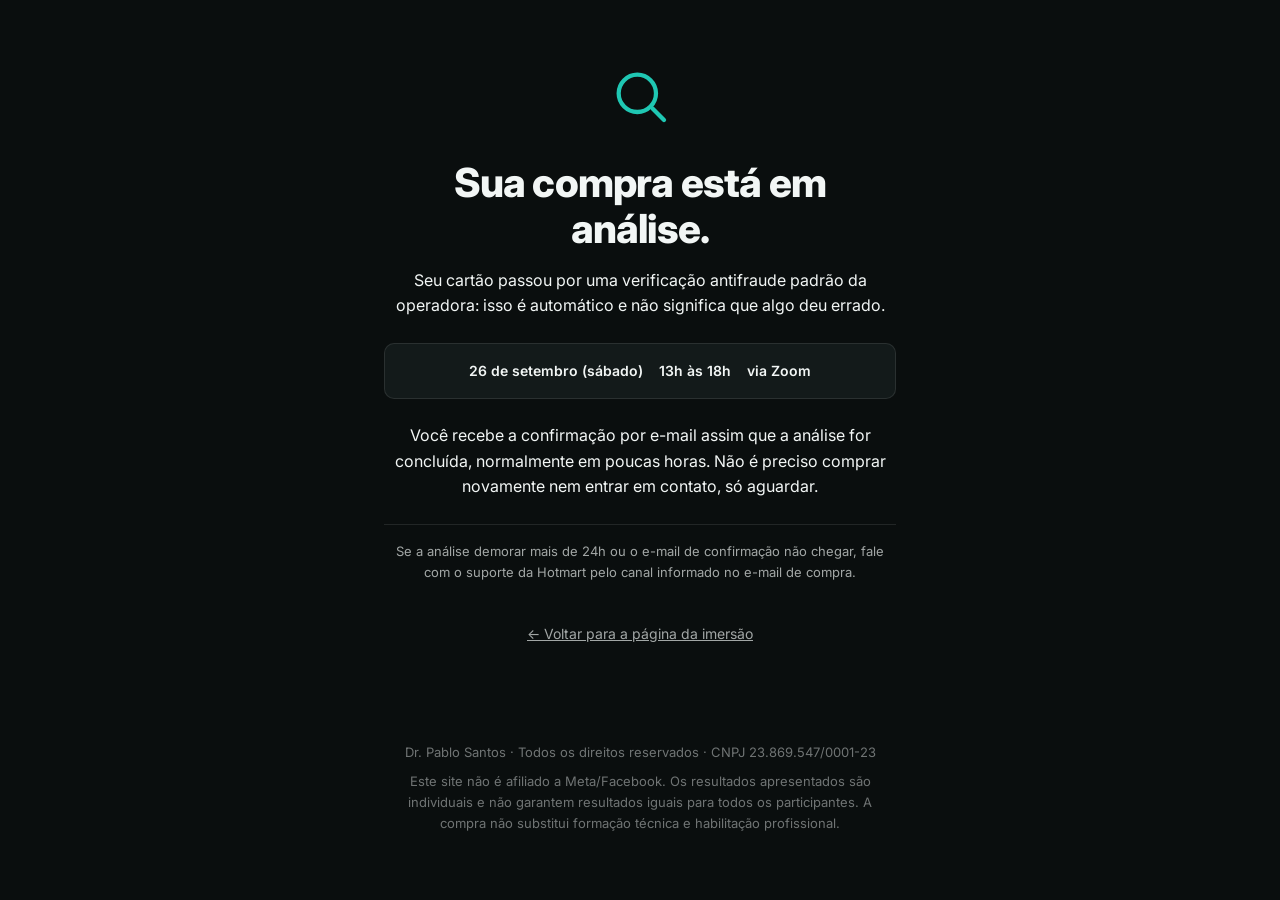
<file: analise-credito.html>
<!DOCTYPE html>
<html lang="pt-BR">
<head>
<meta charset="UTF-8">
<meta name="viewport" content="width=device-width, initial-scale=1">
<title>Compra em análise · Imersão Protocolo Inferior</title>
<meta name="robots" content="noindex, nofollow">
<meta name="theme-color" content="#101416">
<link rel="icon" type="image/svg+xml" href="/favicon.svg">

<link rel="preconnect" href="https://fonts.googleapis.com">
<link rel="preconnect" href="https://fonts.gstatic.com" crossorigin>
<link rel="preload" as="style" href="https://fonts.googleapis.com/css2?family=Inter:wght@400;500;600;700;800&display=swap">
<link rel="stylesheet" href="https://fonts.googleapis.com/css2?family=Inter:wght@400;500;600;700;800&display=swap" media="print" onload="this.media='all'">
<noscript><link rel="stylesheet" href="https://fonts.googleapis.com/css2?family=Inter:wght@400;500;600;700;800&display=swap"></noscript>

<style>
:root{
  --grafite:#0A0E0E;
  --superficie:#131A1A;
  --texto:#F2F6F5;
  --texto-dim:rgba(242,246,245,0.66);
  --texto-faint:rgba(242,246,245,0.44);
  --petroleo:#1FC7B3;
  --border:rgba(242,246,245,0.10);
  --font-display:'Inter', -apple-system, sans-serif;
  --font-body:'Inter', -apple-system, sans-serif;
  --text-disclaimer: 0.8125rem;
  --space-1: 0.5rem; --space-2: 1rem; --space-3: 1.5rem; --space-4: 2rem; --space-6: 3rem; --space-8: 4rem;
  --radius-md: 10px;
}
*,*::before,*::after{box-sizing:border-box}
body{margin:0;background:var(--grafite);color:var(--texto);font-family:var(--font-body);font-size:1rem;line-height:1.6}
h1,h2{font-family:var(--font-display);font-weight:800;line-height:1.15;letter-spacing:-0.02em;margin:0 0 var(--space-2);color:var(--texto)}
h1{font-size:clamp(1.8rem,6vw,2.5rem)}
p{margin:0 0 var(--space-2)}
a{color:var(--petroleo)}
.container{max-width:560px;margin:0 auto;padding:0 var(--space-3)}
section{padding:var(--space-8) 0}
.icon-search{width:64px;height:64px;color:var(--petroleo);margin:0 auto var(--space-3)}
.text-center{text-align:center}
.event-row{
  display:flex;flex-wrap:wrap;justify-content:center;gap:var(--space-1) var(--space-2);
  color:var(--texto);font-size:0.875rem;font-weight:600;
  background:var(--superficie);border:1px solid var(--border);border-radius:var(--radius-md);
  padding:var(--space-2);margin:var(--space-3) 0;
}
.note{color:var(--texto-dim);font-size:var(--text-disclaimer);border-top:1px solid var(--border);padding-top:var(--space-2);margin-top:var(--space-3)}
.btn-home{display:inline-block;margin-top:var(--space-3);color:var(--texto-dim);font-size:0.875rem;text-decoration:underline}
footer{padding:var(--space-4) 0;text-align:center}
footer p{color:var(--texto-faint);font-size:var(--text-disclaimer);margin:0 0 var(--space-1)}
</style>
</head>
<body>

<section>
  <div class="container text-center">
    <svg class="icon-search" viewBox="0 0 24 24" fill="none" stroke="currentColor" stroke-width="1.6" aria-hidden="true">
      <circle cx="11" cy="11" r="7"/>
      <path d="m21 21-4.3-4.3" stroke-linecap="round"/>
    </svg>
    <h1>Sua compra está em análise.</h1>
    <p>Seu cartão passou por uma verificação antifraude padrão da operadora: isso é automático e não significa que algo deu errado.</p>

    <div class="event-row">
      <span>26 de setembro (sábado)</span>
      <span>13h às 18h</span>
      <span>via Zoom</span>
    </div>

    <p>Você recebe a confirmação por e-mail assim que a análise for concluída, normalmente em poucas horas. Não é preciso comprar novamente nem entrar em contato, só aguardar.</p>

    <p class="note">Se a análise demorar mais de 24h ou o e-mail de confirmação não chegar, fale com o suporte da Hotmart pelo canal informado no e-mail de compra.</p>

    <a href="/" class="btn-home">← Voltar para a página da imersão</a>
  </div>
</section>

<footer>
  <div class="container">
    <p>Dr. Pablo Santos · Todos os direitos reservados · CNPJ 23.869.547/0001-23</p>
    <p>Este site não é afiliado a Meta/Facebook. Os resultados apresentados são individuais e não garantem resultados iguais para todos os participantes. A compra não substitui formação técnica e habilitação profissional.</p>
  </div>
</footer>

</body>
</html>
</file>
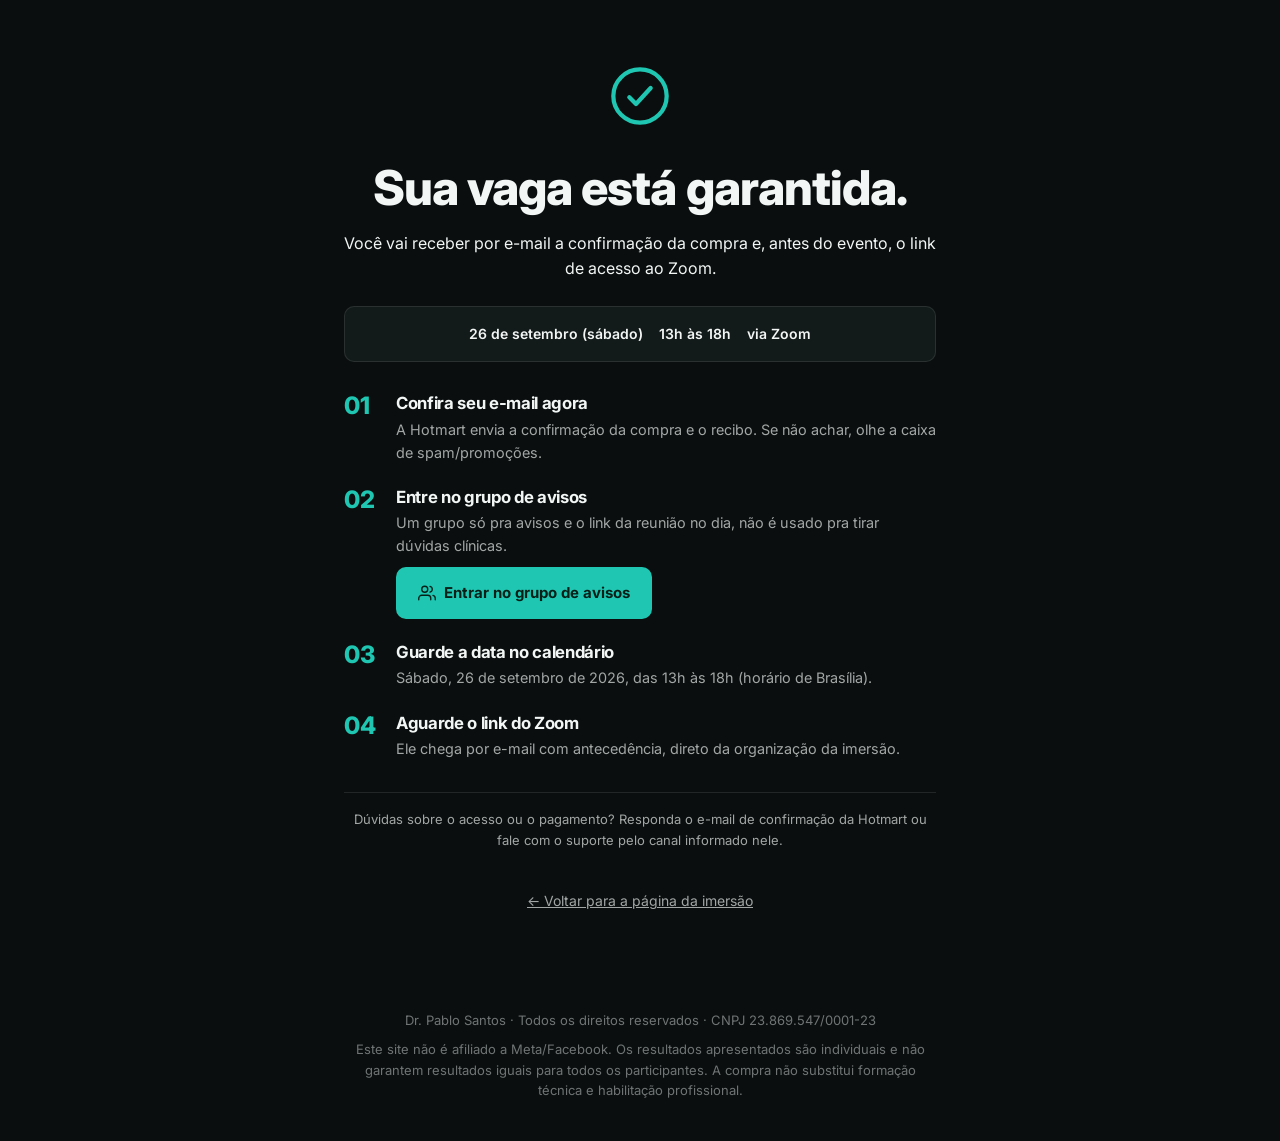
<file: obrigado.html>
<!DOCTYPE html>
<html lang="pt-BR">
<head>
<meta charset="UTF-8">
<meta name="viewport" content="width=device-width, initial-scale=1">
<title>Compra confirmada · Imersão Protocolo Inferior</title>
<meta name="robots" content="noindex, nofollow">
<meta name="theme-color" content="#101416">
<link rel="icon" type="image/svg+xml" href="/favicon.svg">

<link rel="preconnect" href="https://fonts.googleapis.com">
<link rel="preconnect" href="https://fonts.gstatic.com" crossorigin>
<link rel="preload" as="style" href="https://fonts.googleapis.com/css2?family=Inter:wght@400;500;600;700;800&display=swap">
<link rel="stylesheet" href="https://fonts.googleapis.com/css2?family=Inter:wght@400;500;600;700;800&display=swap" media="print" onload="this.media='all'">
<noscript><link rel="stylesheet" href="https://fonts.googleapis.com/css2?family=Inter:wght@400;500;600;700;800&display=swap"></noscript>

<style>
:root{
  --grafite:#0A0E0E;
  --superficie:#131A1A;
  --texto:#F2F6F5;
  --texto-dim:rgba(242,246,245,0.66);
  --texto-faint:rgba(242,246,245,0.44);
  --petroleo:#1FC7B3;
  --border:rgba(242,246,245,0.10);
  --font-display:'Inter', -apple-system, sans-serif;
  --font-body:'Inter', -apple-system, sans-serif;
  --text-disclaimer: 0.8125rem;
  --space-1: 0.5rem; --space-2: 1rem; --space-3: 1.5rem; --space-4: 2rem; --space-6: 3rem; --space-8: 4rem;
  --radius-md: 10px;
}
*,*::before,*::after{box-sizing:border-box}
body{margin:0;background:var(--grafite);color:var(--texto);font-family:var(--font-body);font-size:1rem;line-height:1.6}
h1,h2{font-family:var(--font-display);font-weight:800;line-height:1.15;letter-spacing:-0.02em;margin:0 0 var(--space-2);color:var(--texto)}
h1{font-size:clamp(2rem,7vw,3rem)}
p{margin:0 0 var(--space-2)}
a{color:var(--petroleo)}
.container{max-width:640px;margin:0 auto;padding:0 var(--space-3)}
section{padding:var(--space-8) 0}
.icon-check{width:64px;height:64px;color:var(--petroleo);margin:0 auto var(--space-3)}
.text-center{text-align:center}
.event-row{
  display:flex;flex-wrap:wrap;justify-content:center;gap:var(--space-1) var(--space-2);
  color:var(--texto);font-size:0.875rem;font-weight:600;
  background:var(--superficie);border:1px solid var(--border);border-radius:var(--radius-md);
  padding:var(--space-2);margin:var(--space-3) 0;
}
.steps{display:flex;flex-direction:column;gap:var(--space-3);margin:var(--space-4) 0;text-align:left}
.step{display:flex;gap:var(--space-2);align-items:flex-start}
.step__num{font-family:var(--font-display);font-weight:800;color:var(--petroleo);font-size:1.5rem;line-height:1;flex-shrink:0;width:36px}
.step__body h2{font-size:1.05rem;font-family:var(--font-body);font-weight:700;margin:0 0 4px;color:var(--texto)}
.step__body p{color:var(--texto-dim);font-size:0.9rem;margin:0}
.note{color:var(--texto-dim);font-size:var(--text-disclaimer);border-top:1px solid var(--border);padding-top:var(--space-2);margin-top:var(--space-3)}
.btn-home{display:inline-block;margin-top:var(--space-3);color:var(--texto-dim);font-size:0.875rem;text-decoration:underline}
.btn-whatsapp{
  display:inline-flex;align-items:center;justify-content:center;gap:8px;
  background:var(--petroleo);color:#062018;font-weight:700;font-size:0.9375rem;
  padding:14px 22px;border-radius:var(--radius-md);text-decoration:none;margin-top:10px;
}
.btn-whatsapp .icon{width:18px;height:18px;flex-shrink:0}
footer{padding:var(--space-4) 0;text-align:center}
footer p{color:var(--texto-faint);font-size:var(--text-disclaimer);margin:0 0 var(--space-1)}
</style>
</head>
<body>

<!-- Meta Pixel Code -->
<!--
  Esta página NÃO dispara o evento Purchase. A Hotmart tem integração nativa
  de Pixel/API de Conversões (Ferramentas > Pixel de Rastreamento) que já
  dispara Purchase, client + server, na venda concluída. Se esta página
  também disparasse, o Events Manager mostraria duas conversões para a
  mesma venda — a documentação da Hotmart não informa o event_id que usa
  para a deduplicação do Meta funcionar, então o risco é real, não teórico.
  Ver PROMPT-REFINAMENTO.md, item 1.2.

  O snippet abaixo inicializa o pixel, dispara um PageView e um evento
  CUSTOM (ThankYouNormal, com valor). Isso serve pra duas coisas: excluir
  quem já comprou de campanhas de aquisição, e criar uma Conversão
  Personalizada no Gerenciador de Eventos baseada nesse evento (ou na URL
  /obrigado) pra separar vendas do Ingresso Normal das vendas do VIP
  (que caem em /parabensporservip), sem duplicar o Purchase oficial.
-->
<script>
(function(){
  var PIXEL_ID = '1475250366739996';

  !function(f,b,e,v,n,t,s)
  {if(f.fbq)return;n=f.fbq=function(){n.callMethod?
  n.callMethod.apply(n,arguments):n.queue.push(arguments)};
  if(!f._fbq)f._fbq=n;n.push=n;n.loaded=!0;n.version='2.0';
  n.queue=[];t=b.createElement(e);t.async=!0;
  t.src=v;s=b.getElementsByTagName(e)[0];
  s.parentNode.insertBefore(t,s)}(window, document,'script',
  'https://connect.facebook.net/en_US/fbevents.js');

  fbq('init', PIXEL_ID);
  fbq('track', 'PageView');
  fbq('trackCustom', 'ThankYouNormal', { value: 37, currency: 'BRL' });
})();
</script>
<!-- End Meta Pixel Code -->

<!-- TODO: Rafael — instalar aqui o Google Tag (gtag.js) oficial gerado pelo
     Google Tag Manager, com o evento 'purchase' do GA4, quando tiver o ID -->

<section>
  <div class="container text-center">
    <svg class="icon-check" viewBox="0 0 24 24" fill="none" stroke="currentColor" stroke-width="1.6" aria-hidden="true">
      <circle cx="12" cy="12" r="10"/>
      <path d="m8 12.5 2.5 2.5L16 9" stroke-linecap="round" stroke-linejoin="round"/>
    </svg>
    <h1>Sua vaga está garantida.</h1>
    <p>Você vai receber por e-mail a confirmação da compra e, antes do evento, o link de acesso ao Zoom.</p>

    <div class="event-row">
      <span>26 de setembro (sábado)</span>
      <span>13h às 18h</span>
      <span>via Zoom</span>
    </div>

    <div class="steps">
      <div class="step">
        <span class="step__num">01</span>
        <div class="step__body">
          <h2>Confira seu e-mail agora</h2>
          <p>A Hotmart envia a confirmação da compra e o recibo. Se não achar, olhe a caixa de spam/promoções.</p>
        </div>
      </div>
      <div class="step">
        <span class="step__num">02</span>
        <div class="step__body">
          <h2>Entre no grupo de avisos</h2>
          <p>Um grupo só pra avisos e o link da reunião no dia, não é usado pra tirar dúvidas clínicas.</p>
          <a href="https://chat.whatsapp.com/Hc1iFIJKkrHK7bxHcVvBX3" class="btn-whatsapp" target="_blank" rel="noopener">
            <svg class="icon" viewBox="0 0 24 24" fill="none" stroke="currentColor" stroke-width="1.8" stroke-linecap="round" stroke-linejoin="round" aria-hidden="true"><path d="M17 21v-2a4 4 0 0 0-4-4H5a4 4 0 0 0-4 4v2"/><circle cx="9" cy="7" r="4"/><path d="M23 21v-2a4 4 0 0 0-3-3.87"/><path d="M16 3.13a4 4 0 0 1 0 7.75"/></svg>
            Entrar no grupo de avisos
          </a>
        </div>
      </div>
      <div class="step">
        <span class="step__num">03</span>
        <div class="step__body">
          <h2>Guarde a data no calendário</h2>
          <p>Sábado, 26 de setembro de 2026, das 13h às 18h (horário de Brasília).</p>
        </div>
      </div>
      <div class="step">
        <span class="step__num">04</span>
        <div class="step__body">
          <h2>Aguarde o link do Zoom</h2>
          <p>Ele chega por e-mail com antecedência, direto da organização da imersão.</p>
        </div>
      </div>
    </div>

    <p class="note">Dúvidas sobre o acesso ou o pagamento? Responda o e-mail de confirmação da Hotmart ou fale com o suporte pelo canal informado nele.</p>

    <a href="/" class="btn-home">← Voltar para a página da imersão</a>
  </div>
</section>

<footer>
  <div class="container">
    <p>Dr. Pablo Santos · Todos os direitos reservados · CNPJ 23.869.547/0001-23</p>
    <p>Este site não é afiliado a Meta/Facebook. Os resultados apresentados são individuais e não garantem resultados iguais para todos os participantes. A compra não substitui formação técnica e habilitação profissional.</p>
  </div>
</footer>

</body>
</html>
</file>
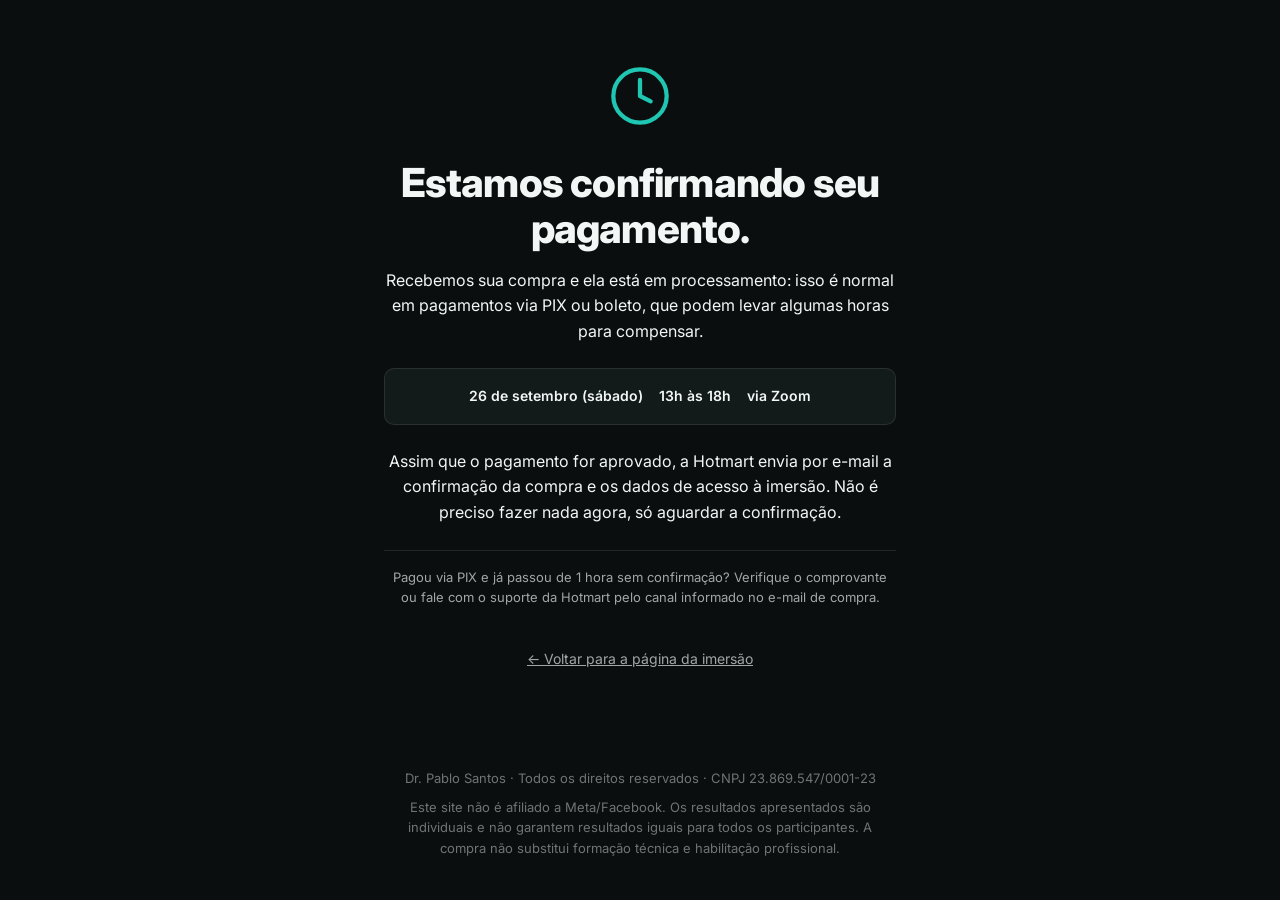
<file: pagamento-pendente.html>
<!DOCTYPE html>
<html lang="pt-BR">
<head>
<meta charset="UTF-8">
<meta name="viewport" content="width=device-width, initial-scale=1">
<title>Pagamento em processamento · Imersão Protocolo Inferior</title>
<meta name="robots" content="noindex, nofollow">
<meta name="theme-color" content="#101416">
<link rel="icon" type="image/svg+xml" href="/favicon.svg">

<link rel="preconnect" href="https://fonts.googleapis.com">
<link rel="preconnect" href="https://fonts.gstatic.com" crossorigin>
<link rel="preload" as="style" href="https://fonts.googleapis.com/css2?family=Inter:wght@400;500;600;700;800&display=swap">
<link rel="stylesheet" href="https://fonts.googleapis.com/css2?family=Inter:wght@400;500;600;700;800&display=swap" media="print" onload="this.media='all'">
<noscript><link rel="stylesheet" href="https://fonts.googleapis.com/css2?family=Inter:wght@400;500;600;700;800&display=swap"></noscript>

<style>
:root{
  --grafite:#0A0E0E;
  --superficie:#131A1A;
  --texto:#F2F6F5;
  --texto-dim:rgba(242,246,245,0.66);
  --texto-faint:rgba(242,246,245,0.44);
  --petroleo:#1FC7B3;
  --border:rgba(242,246,245,0.10);
  --font-display:'Inter', -apple-system, sans-serif;
  --font-body:'Inter', -apple-system, sans-serif;
  --text-disclaimer: 0.8125rem;
  --space-1: 0.5rem; --space-2: 1rem; --space-3: 1.5rem; --space-4: 2rem; --space-6: 3rem; --space-8: 4rem;
  --radius-md: 10px;
}
*,*::before,*::after{box-sizing:border-box}
body{margin:0;background:var(--grafite);color:var(--texto);font-family:var(--font-body);font-size:1rem;line-height:1.6}
h1,h2{font-family:var(--font-display);font-weight:800;line-height:1.15;letter-spacing:-0.02em;margin:0 0 var(--space-2);color:var(--texto)}
h1{font-size:clamp(1.8rem,6vw,2.5rem)}
p{margin:0 0 var(--space-2)}
a{color:var(--petroleo)}
.container{max-width:560px;margin:0 auto;padding:0 var(--space-3)}
section{padding:var(--space-8) 0}
.icon-clock{width:64px;height:64px;color:var(--petroleo);margin:0 auto var(--space-3)}
.text-center{text-align:center}
.event-row{
  display:flex;flex-wrap:wrap;justify-content:center;gap:var(--space-1) var(--space-2);
  color:var(--texto);font-size:0.875rem;font-weight:600;
  background:var(--superficie);border:1px solid var(--border);border-radius:var(--radius-md);
  padding:var(--space-2);margin:var(--space-3) 0;
}
.note{color:var(--texto-dim);font-size:var(--text-disclaimer);border-top:1px solid var(--border);padding-top:var(--space-2);margin-top:var(--space-3)}
.btn-home{display:inline-block;margin-top:var(--space-3);color:var(--texto-dim);font-size:0.875rem;text-decoration:underline}
footer{padding:var(--space-4) 0;text-align:center}
footer p{color:var(--texto-faint);font-size:var(--text-disclaimer);margin:0 0 var(--space-1)}
</style>
</head>
<body>

<section>
  <div class="container text-center">
    <svg class="icon-clock" viewBox="0 0 24 24" fill="none" stroke="currentColor" stroke-width="1.6" aria-hidden="true">
      <circle cx="12" cy="12" r="10"/>
      <path d="M12 6v6l4 2" stroke-linecap="round" stroke-linejoin="round"/>
    </svg>
    <h1>Estamos confirmando seu pagamento.</h1>
    <p>Recebemos sua compra e ela está em processamento: isso é normal em pagamentos via PIX ou boleto, que podem levar algumas horas para compensar.</p>

    <div class="event-row">
      <span>26 de setembro (sábado)</span>
      <span>13h às 18h</span>
      <span>via Zoom</span>
    </div>

    <p>Assim que o pagamento for aprovado, a Hotmart envia por e-mail a confirmação da compra e os dados de acesso à imersão. Não é preciso fazer nada agora, só aguardar a confirmação.</p>

    <p class="note">Pagou via PIX e já passou de 1 hora sem confirmação? Verifique o comprovante ou fale com o suporte da Hotmart pelo canal informado no e-mail de compra.</p>

    <a href="/" class="btn-home">← Voltar para a página da imersão</a>
  </div>
</section>

<footer>
  <div class="container">
    <p>Dr. Pablo Santos · Todos os direitos reservados · CNPJ 23.869.547/0001-23</p>
    <p>Este site não é afiliado a Meta/Facebook. Os resultados apresentados são individuais e não garantem resultados iguais para todos os participantes. A compra não substitui formação técnica e habilitação profissional.</p>
  </div>
</footer>

</body>
</html>
</file>
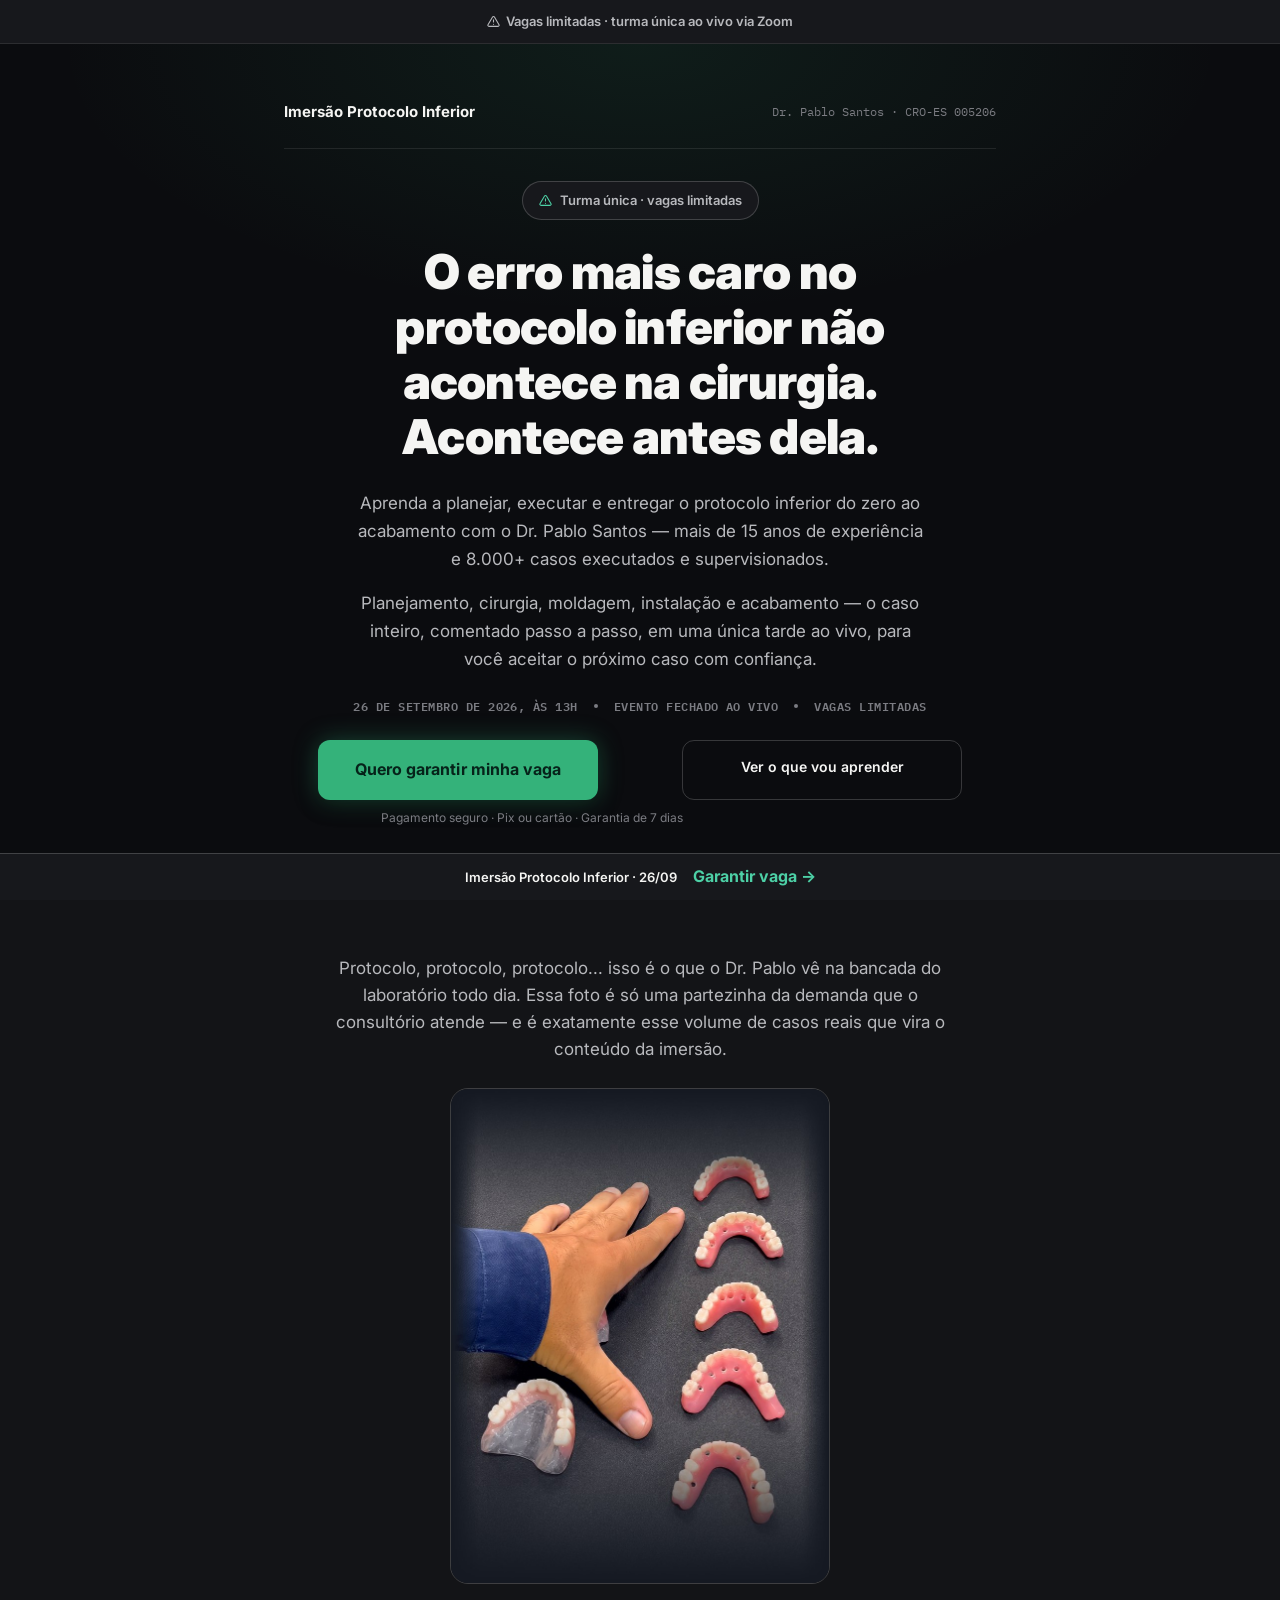
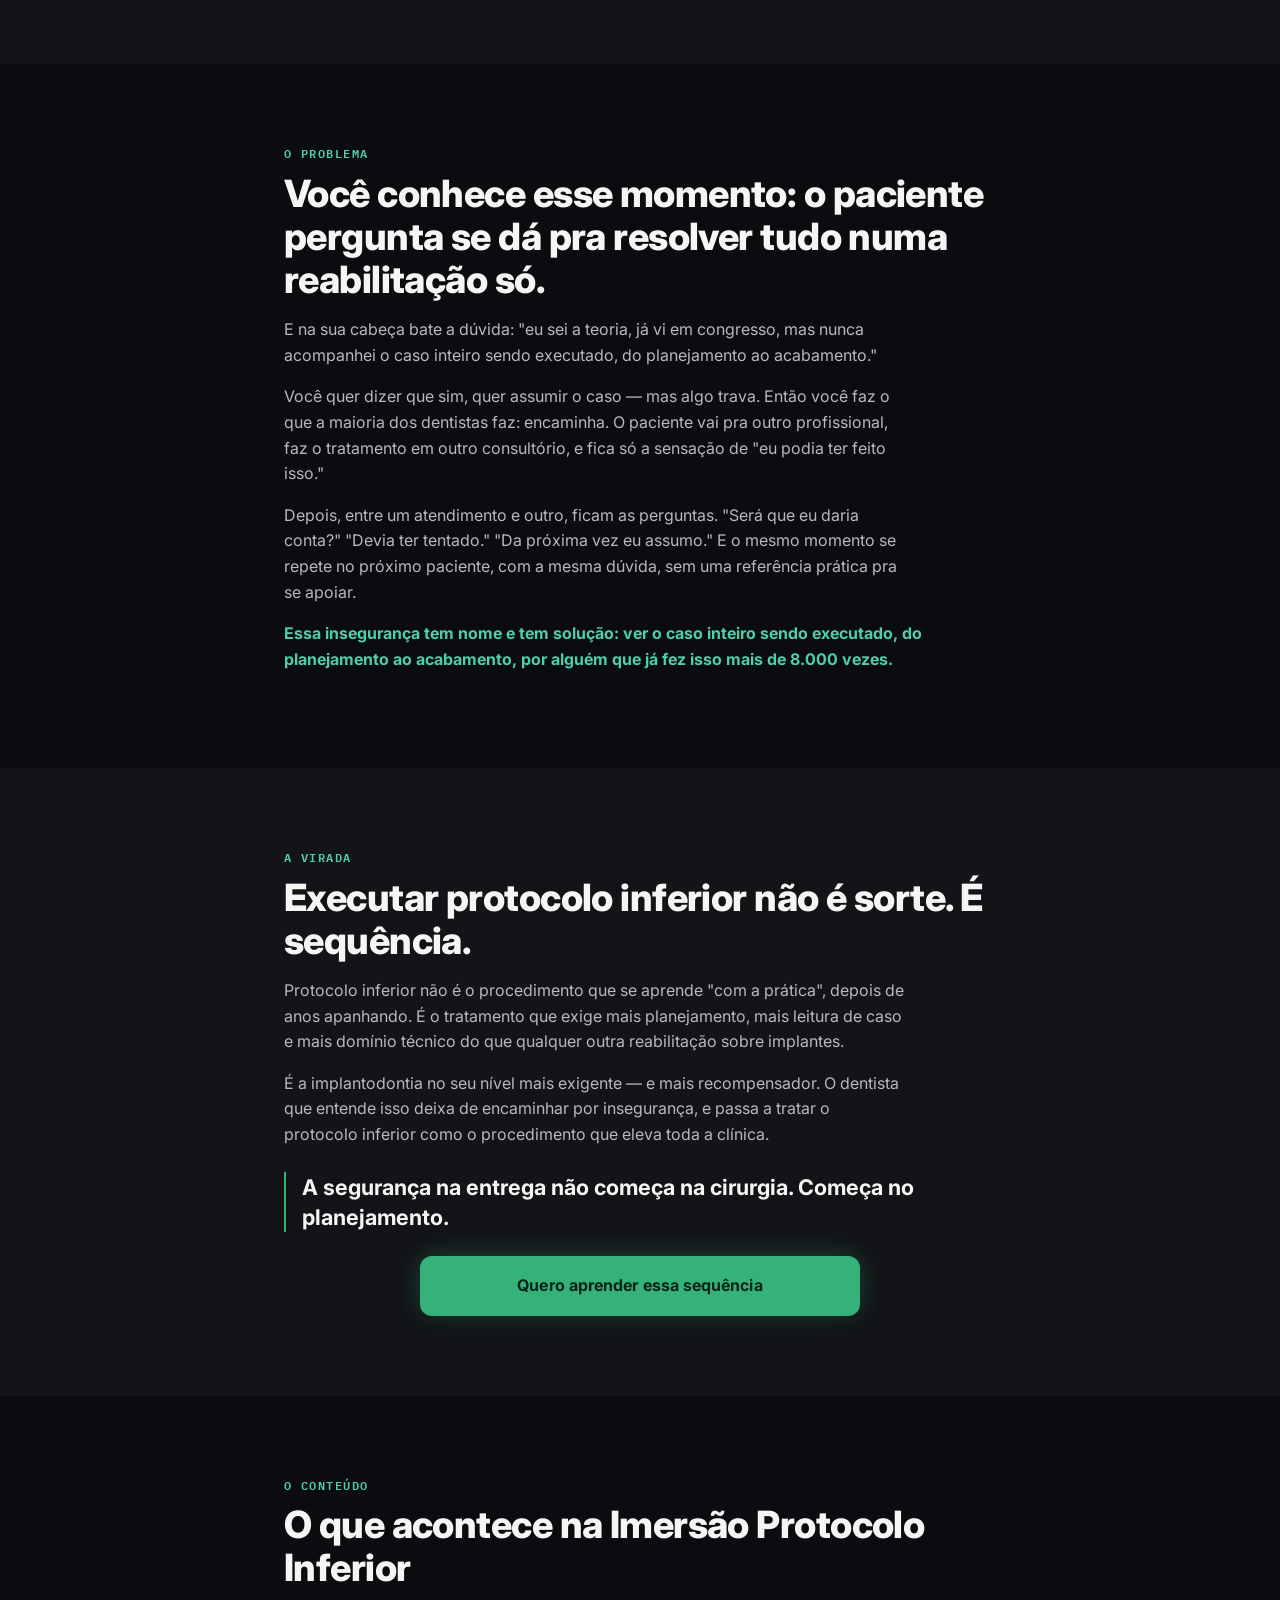
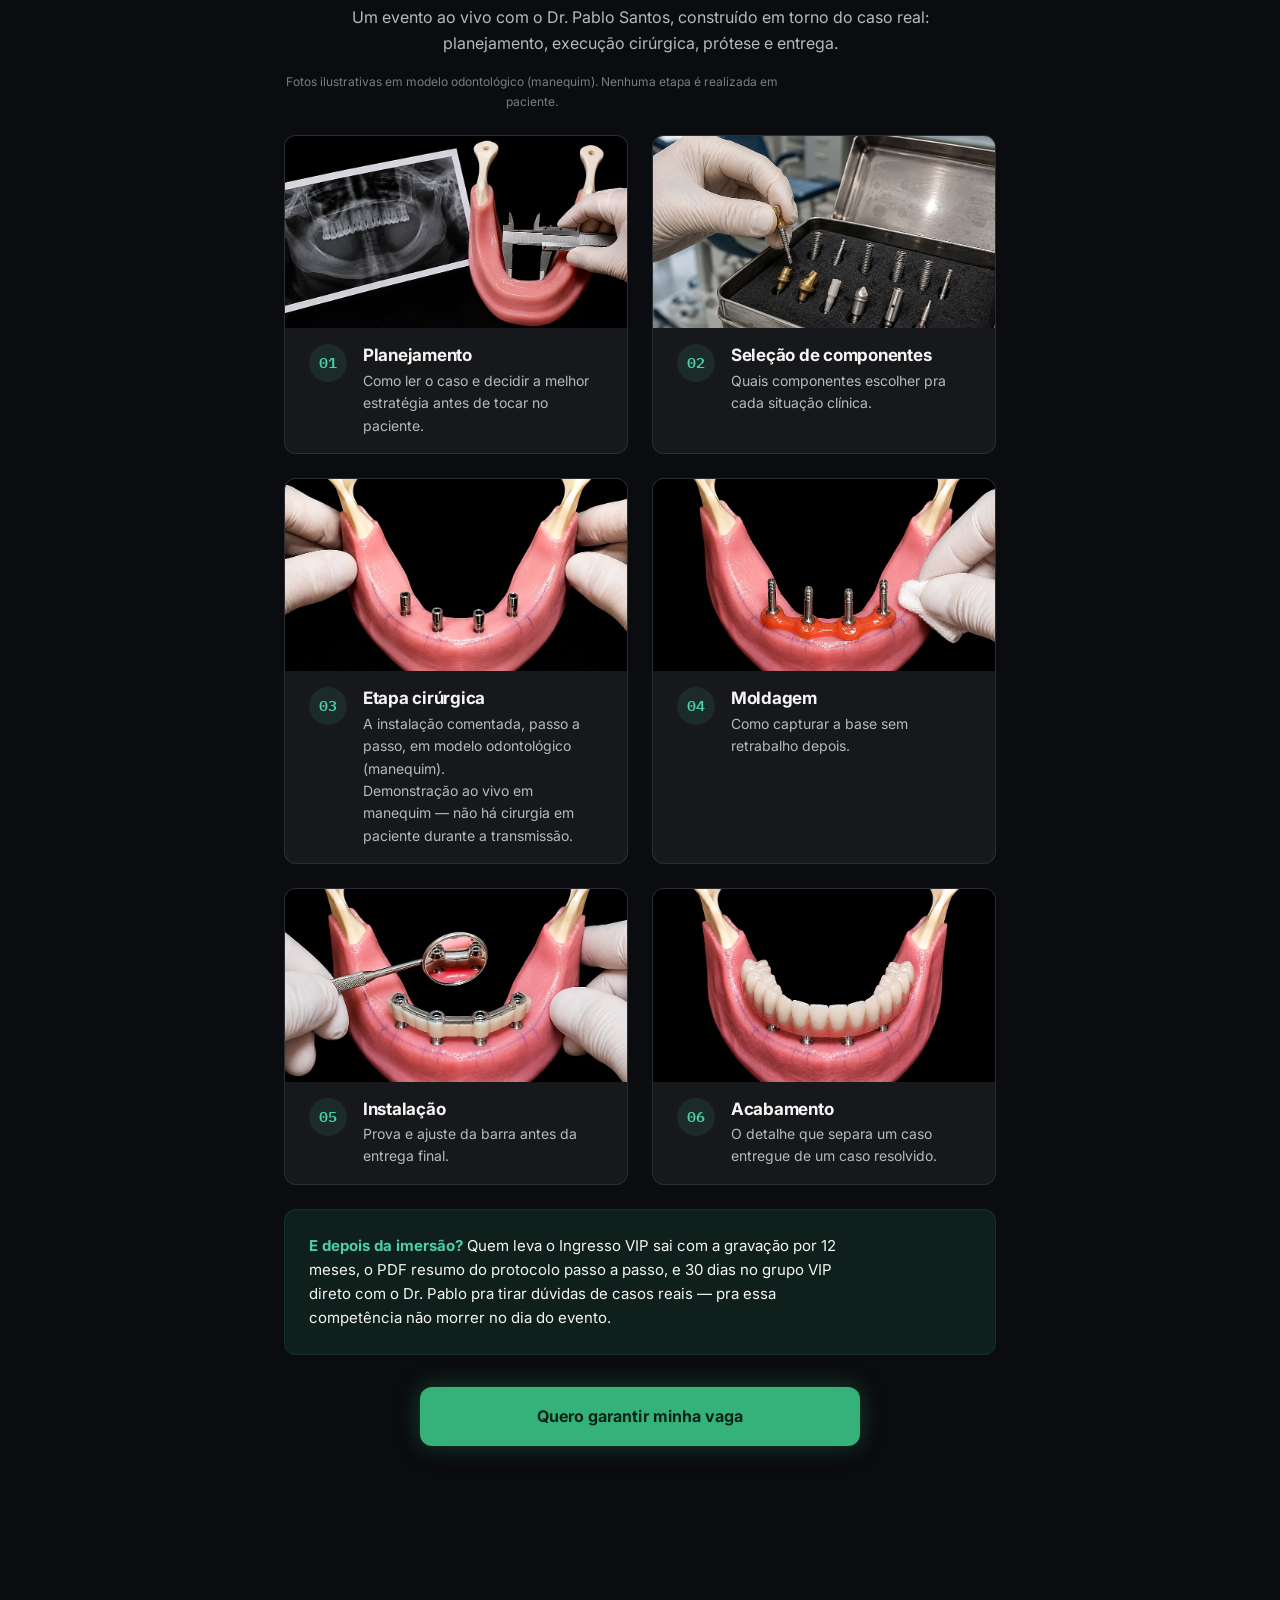
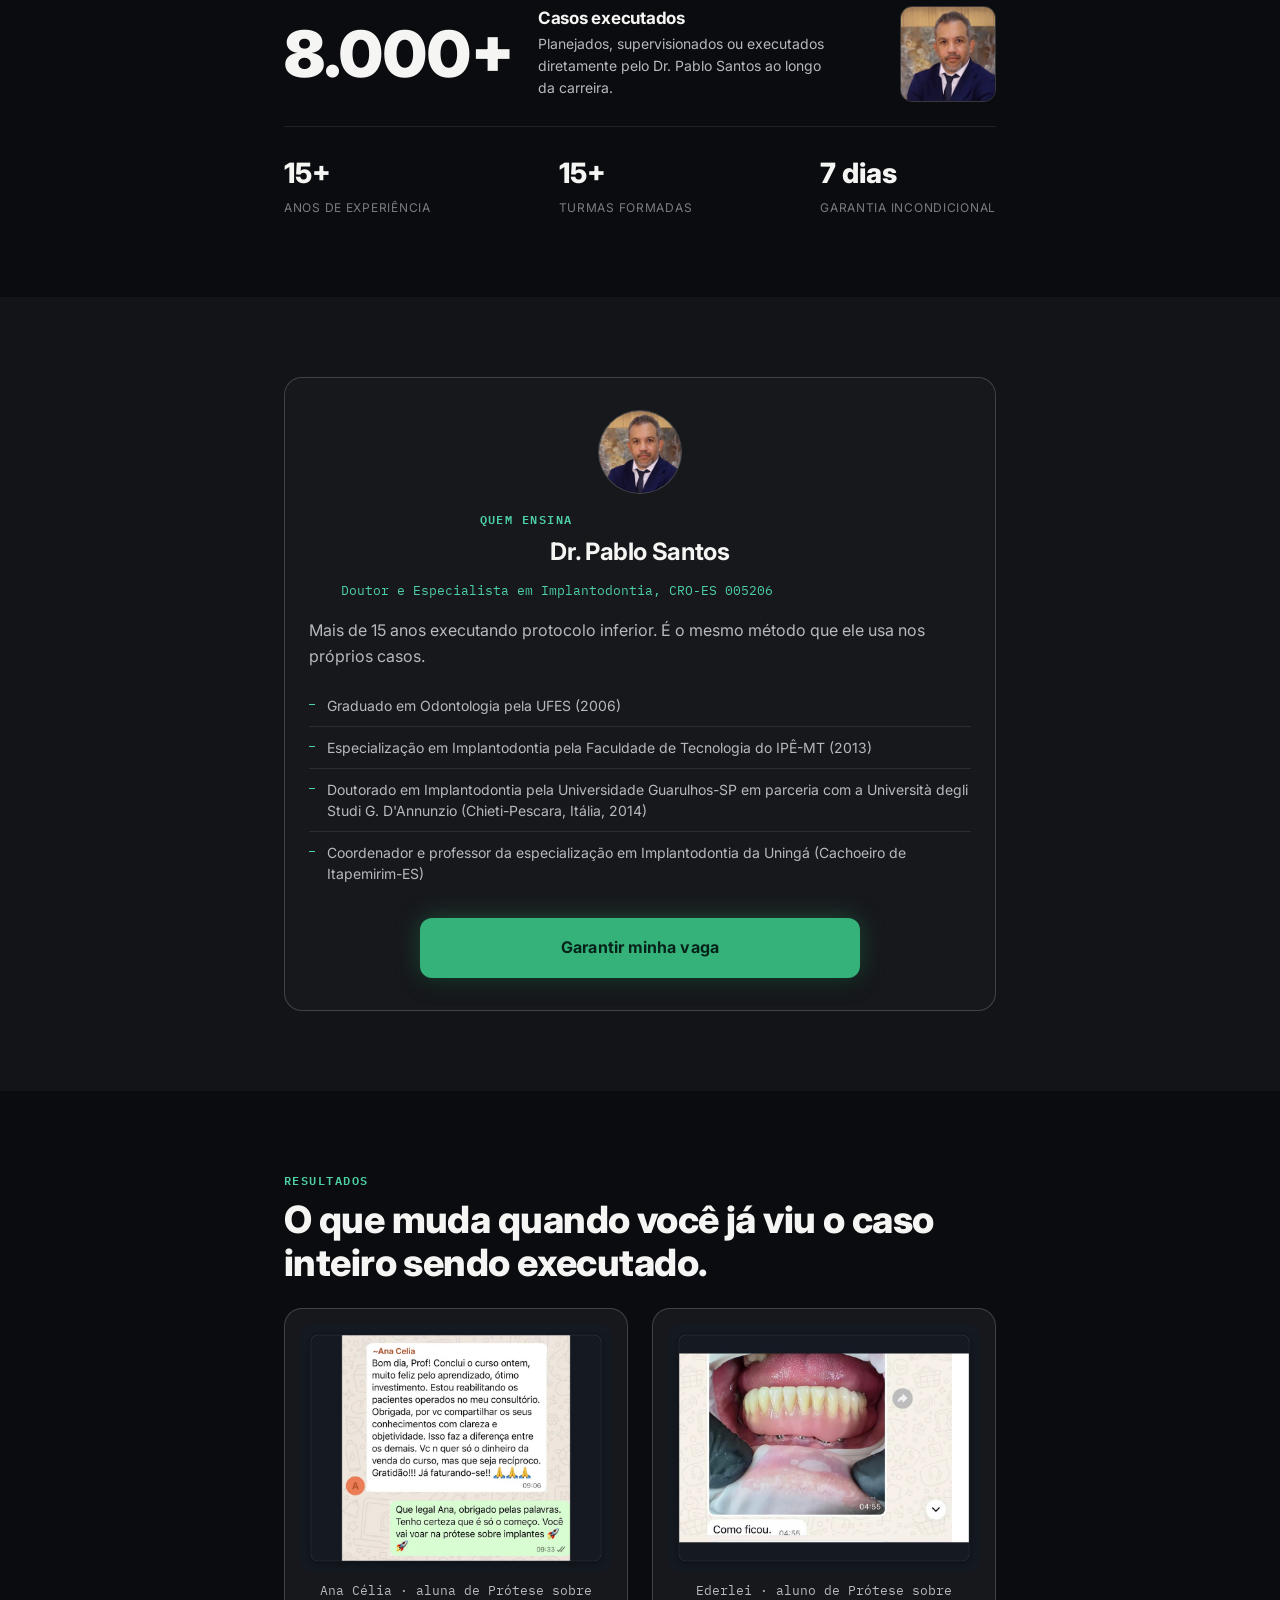
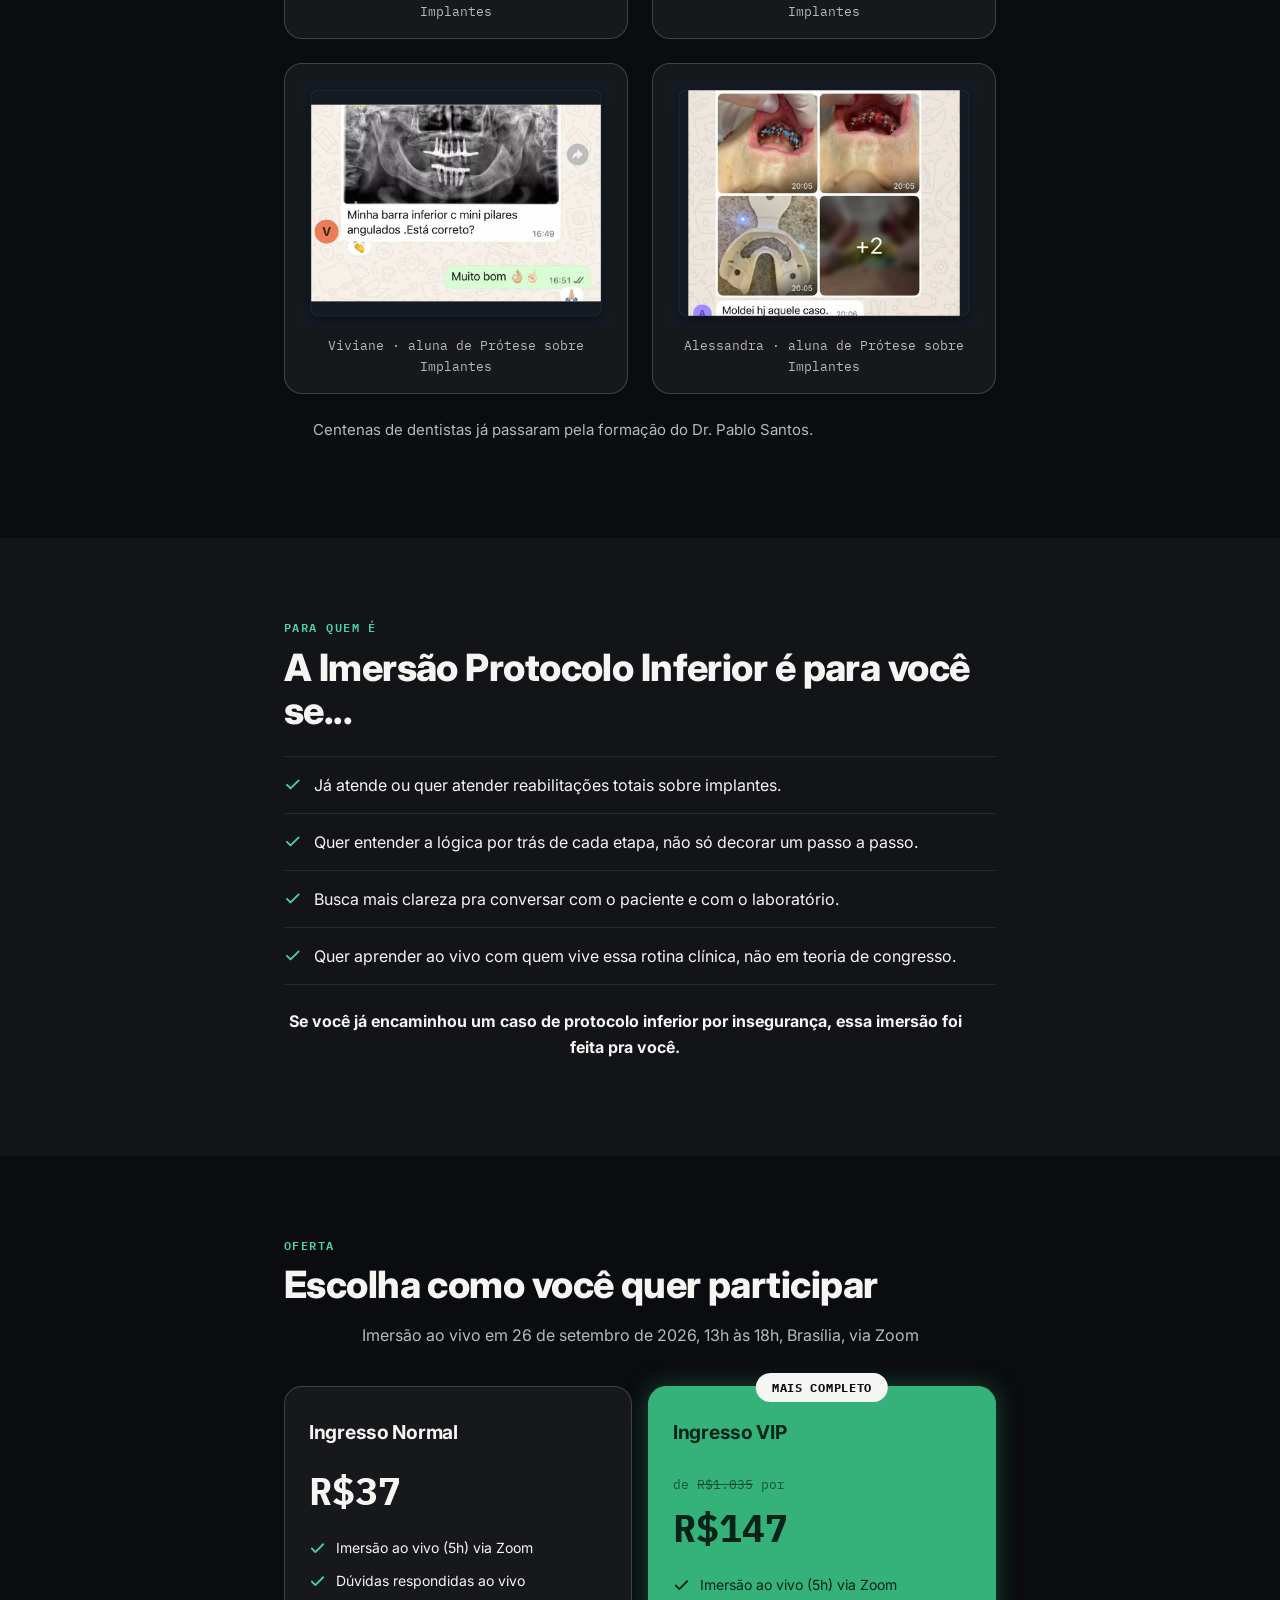
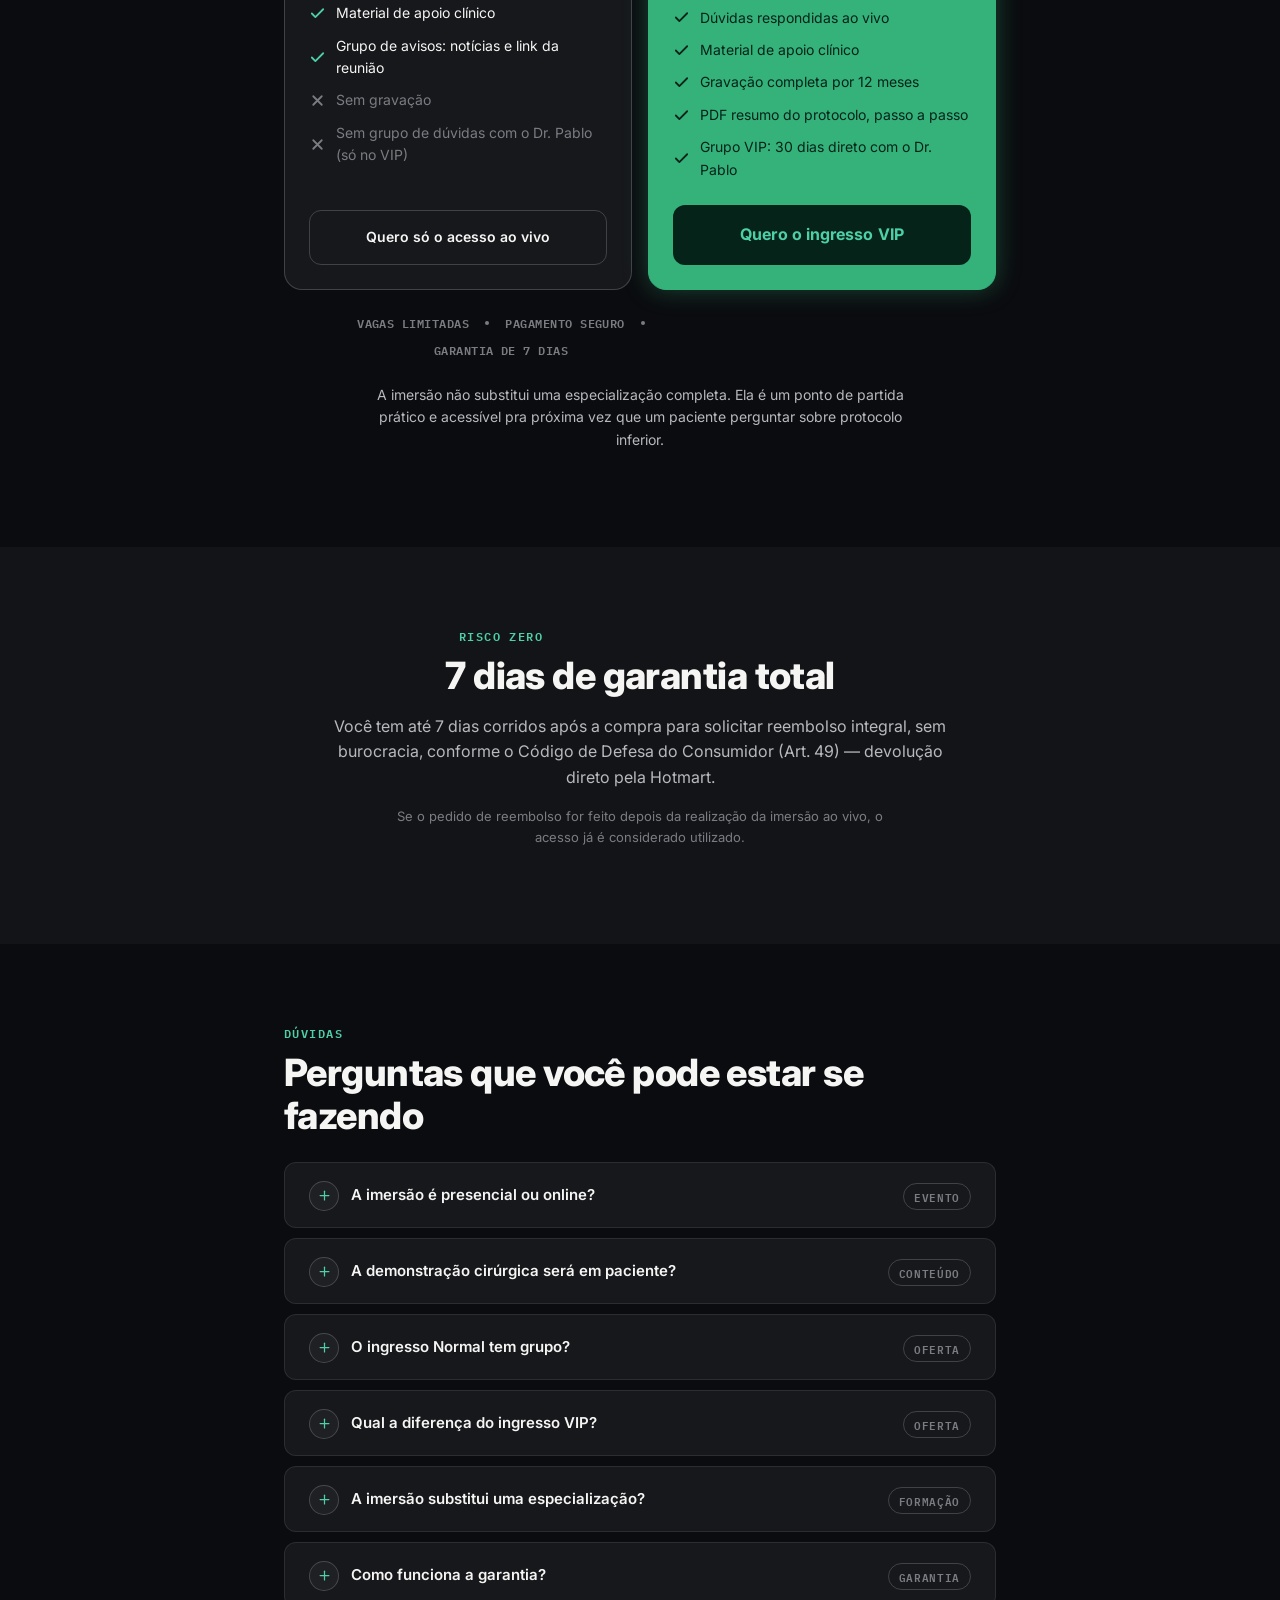
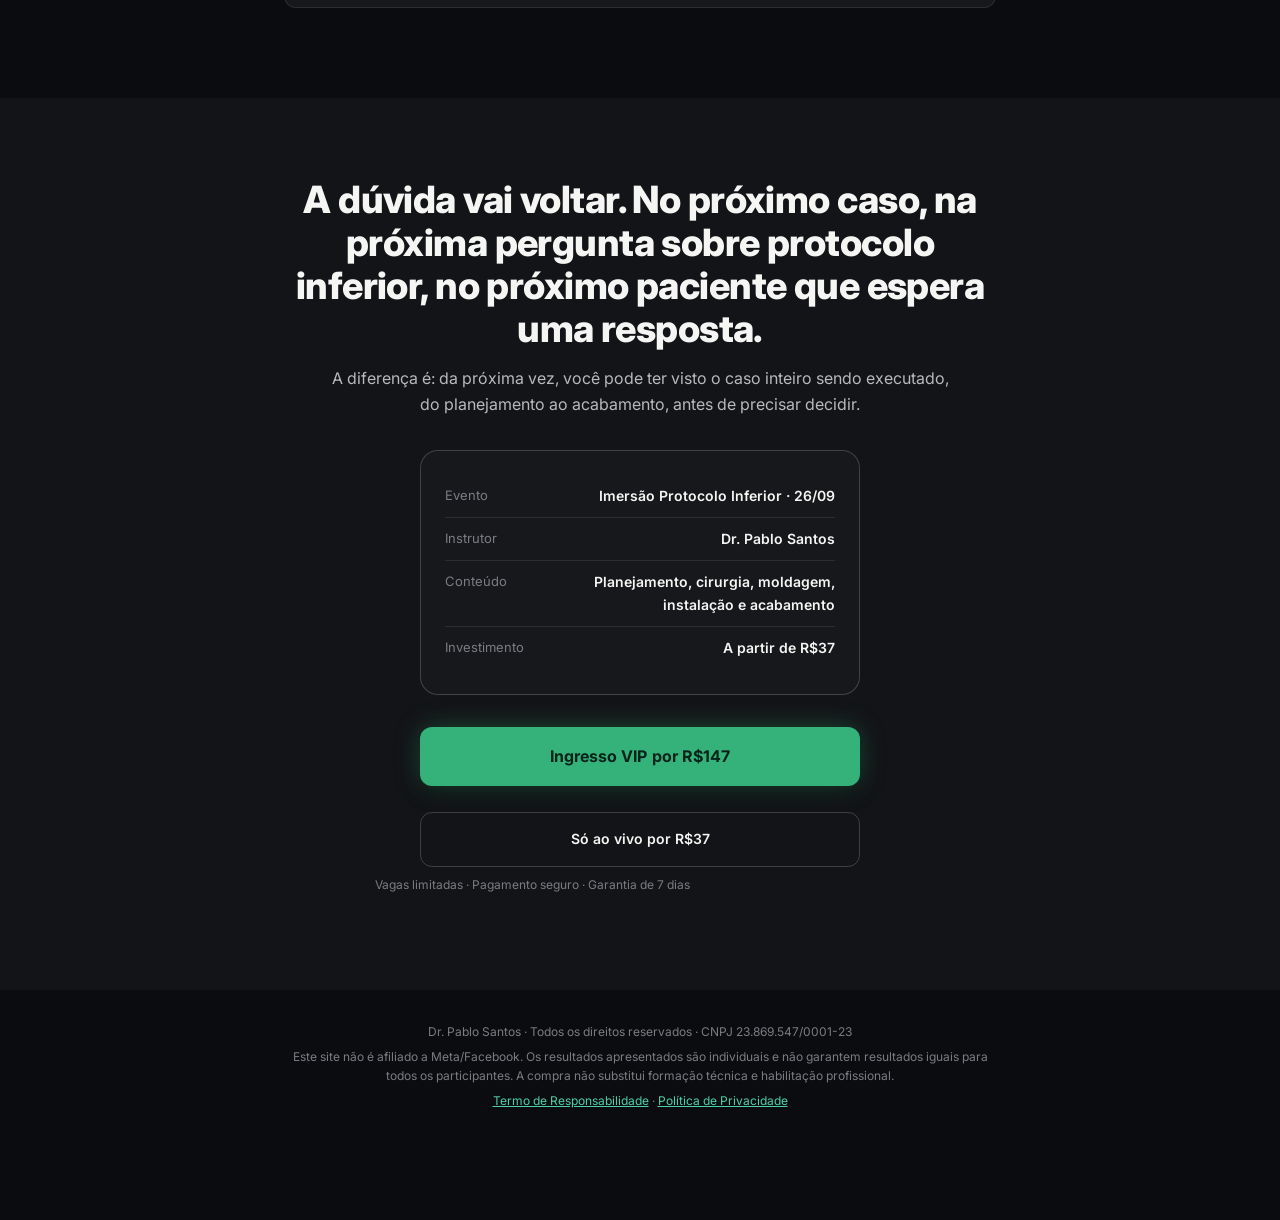
<file: pagina3.html>
<!DOCTYPE html>
<html lang="pt-BR">
<head>
<meta charset="UTF-8">
<meta name="viewport" content="width=device-width, initial-scale=1">
<title>Imersão Protocolo Inferior · Dr. Pablo Santos</title>
<meta name="description" content="Em uma tarde ao vivo, o Dr. Pablo Santos mostra do zero ao acabamento como executar o protocolo inferior no seu consultório, 100% prático e online.">
<meta name="robots" content="noindex, follow">
<link rel="canonical" href="https://imersaoemprotocoloinferior.vercel.app/">
<meta name="theme-color" content="#0B0C0F">
<link rel="icon" type="image/svg+xml" href="/favicon.svg">

<link rel="preconnect" href="https://fonts.googleapis.com">
<link rel="preconnect" href="https://fonts.gstatic.com" crossorigin>
<link rel="preload" as="style" href="https://fonts.googleapis.com/css2?family=Inter:wght@400;500;600;700;800;900&family=IBM+Plex+Mono:wght@500;600&display=swap">
<link rel="stylesheet" href="https://fonts.googleapis.com/css2?family=Inter:wght@400;500;600;700;800;900&family=IBM+Plex+Mono:wght@500;600&display=swap" media="print" onload="this.media='all'">
<noscript><link rel="stylesheet" href="https://fonts.googleapis.com/css2?family=Inter:wght@400;500;600;700;800;900&family=IBM+Plex+Mono:wght@500;600&display=swap"></noscript>

<style>
/* ============================================================
   PÁGINA 3 — terceiro teste A/B. Sistema visual próprio: fundo
   quase preto, acento verde (mesma paleta da página B), tipografia
   sans-serif limpa (Inter), ícones SVG (sem emoji).
   Estrutura segue fielmente o formato de copy de referência
   (hero em duas camadas, prova de demanda, problema em camadas,
   virada com quote, conteúdo, quem ensina, depoimentos, para
   quem é, oferta, FAQ, CTA final com resumo da oferta).
   ============================================================ */
:root{
  --bg:#0B0C0F;
  --bg-alt:#131417;
  --card:#17181C;
  --card-hi:#1E2024;
  --border:rgba(255,255,255,0.09);
  --border-strong:rgba(255,255,255,0.18);
  --text:#F5F5F3;
  --text-dim:#B8B9BD;
  --text-faint:#7B7C82;
  --green:#34B27A;
  --green-hi:#4DD0A6;
  --green-glow:rgba(52,178,122,0.35);
  --green-dim:rgba(52,178,122,0.12);
  --red:#B8452C;
  --font:'Inter', -apple-system, BlinkMacSystemFont, sans-serif;
  --font-mono:'IBM Plex Mono', ui-monospace, monospace;
  --radius-lg:18px;
  --radius-md:12px;
  --radius-sm:8px;
  --space-1:0.5rem; --space-2:1rem; --space-3:1.5rem; --space-4:2rem; --space-6:2.5rem; --space-8:2.75rem;
}
*,*::before,*::after{box-sizing:border-box}
html{
  scroll-behavior:smooth;
  -webkit-text-size-adjust:100%;text-size-adjust:100%;
  overflow-x:hidden;max-width:100%;
}
@media (prefers-reduced-motion: reduce){ html{scroll-behavior:auto} }
body{
  margin:0;background:var(--bg);color:var(--text);font-family:var(--font);
  font-size:1rem;line-height:1.6;-webkit-font-smoothing:antialiased;
  padding-top:44px;padding-bottom:72px;
  overflow-x:hidden;max-width:100%;
}
.icon{width:1em;height:1em;display:inline-block;vertical-align:-0.15em;flex-shrink:0}
h1,h2,h3{font-family:var(--font);font-weight:800;line-height:1.15;letter-spacing:-0.015em;margin:0 0 var(--space-2);color:var(--text);overflow-wrap:break-word}
h1{font-size:clamp(2rem,6vw,3rem);font-weight:900}
h2{font-size:clamp(1.6rem,4.2vw,2.35rem)}
h3{font-size:1.2rem;font-weight:700}
p{margin:0 0 var(--space-2);color:var(--text-dim);max-width:62ch;overflow-wrap:break-word}
a{color:var(--green-hi)}
img{max-width:100%;display:block}
.container{max-width:680px;margin:0 auto;padding:0 var(--space-3)}
.section{padding:var(--space-8) 0}
.section-alt{background:var(--bg-alt)}
.text-center{text-align:center}
.eyebrow{
  display:block;color:var(--green-hi);font-family:var(--font-mono);text-transform:uppercase;
  letter-spacing:0.12em;font-size:0.75rem;font-weight:600;margin-bottom:var(--space-1);
}
.badge-row{
  display:flex;flex-wrap:wrap;gap:8px var(--space-2);align-items:center;
  color:var(--text-faint);font-size:0.75rem;font-weight:600;font-family:var(--font-mono);
  text-transform:uppercase;letter-spacing:0.04em;
}
.badge-row span{display:inline-flex;align-items:center;gap:6px}
.badge-row .dot{width:4px;height:4px;border-radius:50%;background:var(--text-faint);flex-shrink:0}

/* Barra de topo */
.topbar{
  position:fixed;top:0;left:0;right:0;z-index:100;min-height:44px;
  background:var(--card);color:var(--text-dim);display:flex;align-items:center;justify-content:center;
  font-weight:600;font-size:0.8125rem;text-align:center;padding:8px 16px;border-bottom:1px solid var(--border);
  gap:6px;
}
.topbar__default,.topbar__today{min-width:0;overflow-wrap:break-word;display:flex;align-items:center;gap:6px}
.topbar__today{display:none;font-family:var(--font-mono);color:#fff}
.topbar.is-today{background:var(--red)}
.topbar.is-today .topbar__default{display:none}
.topbar.is-today .topbar__today{display:flex}

/* Botões */
.btn-cta{
  display:block;width:100%;background:var(--green);color:#06231a;text-align:center;
  font-weight:700;font-size:1rem;letter-spacing:0.005em;
  padding:17px 20px;border-radius:var(--radius-md);border:none;cursor:pointer;
  box-shadow:0 0 24px var(--green-glow), 0 8px 18px rgba(0,0,0,0.4);
  text-decoration:none;transition:transform 150ms ease, box-shadow 150ms ease;
}
.btn-cta:hover{transform:translateY(-1px);box-shadow:0 0 32px var(--green-glow), 0 10px 22px rgba(0,0,0,0.45)}
.btn-cta:active{transform:translateY(0)}
.btn-secondary-outline{
  display:block;width:100%;box-sizing:border-box;background:transparent;color:var(--text);text-align:center;
  font-size:0.875rem;font-weight:600;padding:15px;margin-top:var(--space-2);
  border:1px solid var(--border-strong);border-radius:var(--radius-md);text-decoration:none;
}
.btn-explore{
  display:inline-block;background:transparent;color:var(--text-dim);text-align:center;
  font-size:0.875rem;font-weight:600;padding:12px 20px;
  border:1px solid var(--border-strong);border-radius:var(--radius-md);text-decoration:none;
}
.secure-note{text-align:center;color:var(--text-faint);font-size:0.75rem;margin-top:var(--space-1)}

/* Card genérico */
.card{
  background:var(--card);border:1px solid var(--border-strong);border-radius:var(--radius-lg);
  padding:var(--space-4) var(--space-3);
}

/* Contador */
.countdown{display:flex;justify-content:center;gap:10px;margin:var(--space-2) 0}
.countdown__unit{
  display:flex;flex-direction:column;align-items:center;min-width:56px;
  background:var(--card-hi);border:1px solid var(--border-strong);border-radius:var(--radius-sm);
  padding:10px 6px;
}
.countdown__value{font-family:var(--font-mono);font-size:1.4rem;font-weight:600;color:var(--green-hi);line-height:1}
.countdown__label{font-size:0.6875rem;color:var(--text-faint);text-transform:uppercase;letter-spacing:0.08em;margin-top:2px}

/* Hero */
.hero{
  padding:var(--space-6) 0 var(--space-4);position:relative;
  background:radial-gradient(ellipse 70% 50% at 50% 0%, rgba(52,178,122,0.10) 0%, transparent 65%);
}
.hero__brand{
  display:flex;align-items:center;justify-content:space-between;gap:var(--space-2);
  padding-bottom:var(--space-3);margin-bottom:var(--space-4);border-bottom:1px solid var(--border);
  font-family:var(--font-mono);font-size:0.75rem;color:var(--text-faint);flex-wrap:wrap;
}
.hero__brand strong{color:var(--text);font-family:var(--font);font-weight:700;font-size:0.9375rem}
.hero__pill{
  display:inline-flex;align-items:center;gap:8px;margin:0 auto var(--space-3);
  background:var(--card);border:1px solid var(--border-strong);border-radius:999px;
  padding:8px 16px;font-size:0.8125rem;font-weight:600;color:var(--text-dim);
}
.hero__pill .icon{color:var(--green-hi)}
.hero h1{text-align:center;margin:0 auto var(--space-3);max-width:20ch}
.hero__sub{text-align:center;font-size:1.0625rem;line-height:1.65;margin-left:auto;margin-right:auto;max-width:52ch}
.hero__meta{justify-content:center;margin:var(--space-3) 0}
.hero__cta{margin-top:var(--space-3)}
.hero__actions{display:flex;flex-direction:column;gap:var(--space-2)}
@media (min-width:480px){
  .hero__actions{flex-direction:row;justify-content:center}
  .hero__actions .btn-cta,.hero__actions .btn-secondary-outline{flex:1;max-width:280px;margin-top:0}
}

/* Etapas */
.steps{display:flex;flex-direction:column;gap:var(--space-2);margin-top:var(--space-3)}
.step-card{
  background:var(--card);border:1px solid var(--border);border-radius:var(--radius-md);
  overflow:hidden;
}
.step-card__img{width:100%;aspect-ratio:16/9;height:auto;object-fit:cover;display:block}
.step-card__body{padding:var(--space-2) var(--space-3);display:flex;gap:var(--space-2);align-items:flex-start}
.step-card__num{
  flex-shrink:0;width:38px;height:38px;border-radius:50%;background:var(--green-dim);
  color:var(--green-hi);font-family:var(--font-mono);font-weight:600;font-size:0.9375rem;
  display:flex;align-items:center;justify-content:center;
}
.step-card h3{margin:2px 0 4px;font-size:1.0625rem}
.step-card p{font-size:0.875rem;margin:0;color:var(--text-dim)}
.step-card__note{font-size:0.8125rem;color:var(--text-faint);margin-top:6px}
.continuidade{
  margin-top:var(--space-3);border:1px solid var(--green-dim);background:var(--green-dim);
  border-radius:var(--radius-md);padding:var(--space-3);
}
.continuidade p{color:var(--text);margin:0;font-size:0.9375rem;line-height:1.6}
.continuidade strong{color:var(--green-hi)}

/* Números — padrão "big metric + imagem + linha de stats" */
.stats-hero{
  display:flex;flex-wrap:wrap;gap:var(--space-3);align-items:center;justify-content:space-between;
  padding-bottom:var(--space-3);border-bottom:1px solid var(--border);
}
.stats-hero__main{display:flex;align-items:center;gap:var(--space-3);flex:1;min-width:240px}
.stats-hero__number{font-family:var(--font);font-size:clamp(2.5rem,10vw,4rem);font-weight:900;color:var(--text);line-height:1;flex-shrink:0}
.stats-hero__main h3{margin:0 0 4px;font-size:1.0625rem}
.stats-hero__main p{margin:0;font-size:0.875rem;max-width:32ch}
.stats-hero__img{width:96px;height:96px;object-fit:cover;border-radius:var(--radius-md);flex-shrink:0;border:1px solid var(--border-strong)}
.stats-row{display:flex;flex-wrap:wrap;gap:var(--space-3) var(--space-4);justify-content:space-between;margin-top:var(--space-3)}
.stats-row__item strong{display:block;font-family:var(--font);font-size:1.75rem;font-weight:800;color:var(--text)}
.stats-row__item span{display:block;font-size:0.75rem;color:var(--text-faint);text-transform:uppercase;letter-spacing:0.06em;margin-top:2px}

/* Autoridade */
.authority-card{text-align:center}
.authority-card__avatar{
  width:84px;height:84px;border-radius:50%;background:var(--card-hi);border:1px solid var(--border-strong);
  margin:0 auto var(--space-2);object-fit:cover;
}
.authority-card__credential{color:var(--green-hi);font-family:var(--font-mono);font-size:0.8125rem;margin-bottom:var(--space-2)}
.formation-list{list-style:none;margin:0 0 var(--space-3);padding:0;text-align:left}
.formation-list li{
  position:relative;padding:10px 0 10px 18px;color:var(--text-dim);font-size:0.875rem;line-height:1.5;
  border-bottom:1px solid var(--border);
}
.formation-list li:last-child{border-bottom:none}
.formation-list li::before{content:'';position:absolute;left:0;top:19px;width:6px;height:1px;background:var(--green-hi)}

/* Depoimentos — card com borda externa */
.testimonial-grid{display:grid;grid-template-columns:1fr;gap:var(--space-3);margin-top:var(--space-3)}
.testimonial-item{
  margin:0;background:var(--card);border:1px solid var(--border-strong);border-radius:var(--radius-lg);
  padding:var(--space-2);
}
.testimonial-item img{width:100%;height:auto;border-radius:var(--radius-sm);display:block}
.testimonial-item figcaption{margin-top:10px;text-align:center;font-family:var(--font-mono);font-size:0.8125rem;color:var(--text-dim)}

/* Para quem é */
.audience-list{list-style:none;margin:var(--space-3) 0 0;padding:0;border-top:1px solid var(--border)}
.audience-list li{
  display:flex;gap:12px;align-items:flex-start;padding:16px 0;border-bottom:1px solid var(--border);
  font-size:1rem;line-height:1.5;color:var(--text);
}
.audience-list li .icon{color:var(--green-hi);margin-top:3px;width:1.1em;height:1.1em}

/* Oferta (lista de bônus valorados) */
.offer__list{list-style:none;margin:var(--space-3) 0 0;padding:0}
.offer__list li{
  display:flex;justify-content:space-between;align-items:center;gap:var(--space-2);
  padding:14px 0;border-bottom:1px solid var(--border);font-size:0.9375rem;color:var(--text);
}
.offer__list li:last-child{border-bottom:none}
.offer__list li>span:first-child{min-width:0;overflow-wrap:break-word}
.offer__price{font-family:var(--font-mono);color:var(--text-faint);text-decoration:line-through;white-space:nowrap;flex-shrink:0}
.offer__price--included{text-decoration:none;color:var(--green-hi);font-size:0.8125rem;text-transform:uppercase;letter-spacing:0.04em}

/* Pricing */
.pricing-grid{display:flex;flex-direction:column;gap:var(--space-2);margin-top:var(--space-3)}
.pricing-card{background:var(--card);border:1px solid var(--border-strong);border-radius:var(--radius-lg);padding:var(--space-3) var(--space-3) var(--space-3);padding-top:calc(var(--space-3) + 10px);position:relative;margin-top:14px}
.pricing-card--vip{background:var(--green);border-color:var(--green);box-shadow:0 0 24px var(--green-glow)}
.pricing-card__badge{
  position:absolute;top:-14px;left:50%;transform:translateX(-50%);background:var(--text);color:var(--bg);
  font-family:var(--font-mono);font-size:0.75rem;font-weight:700;letter-spacing:0.06em;text-transform:uppercase;
  padding:5px 16px;border-radius:999px;white-space:nowrap;
}
.pricing-card__was{font-family:var(--font-mono);font-size:0.8125rem;color:var(--text-faint);margin:var(--space-2) 0 0}
.pricing-card__price{font-family:var(--font-mono);font-size:2.35rem;font-weight:700;margin:2px 0 var(--space-2);color:var(--text)}
.pricing-card ul{list-style:none;margin:0 0 var(--space-3);padding:0;display:flex;flex-direction:column;gap:10px}
.pricing-card li{font-size:0.875rem;display:flex;align-items:center;gap:10px;color:var(--text)}
.pricing-card li.no{color:var(--text-faint)}
.pricing-card li .icon{width:17px;height:17px;flex-shrink:0;color:var(--green-hi)}
.pricing-card li.no .icon{color:var(--text-faint)}
.pricing-card--vip h3,.pricing-card--vip .pricing-card__price,.pricing-card--vip .pricing-card__was,.pricing-card--vip li{color:#06231a}
.pricing-card--vip .pricing-card__was{color:rgba(6,35,26,0.65)}
.pricing-card--vip li.no{color:rgba(6,35,26,0.55)}
.pricing-card--vip li .icon{color:#06231a}
.pricing-card--vip li.no .icon{color:rgba(6,35,26,0.55)}
.pricing-card--vip .btn-cta{background:#06231a;color:var(--green-hi);box-shadow:none}

/* FAQ — cada pergunta é seu próprio card, ícone circular + tag de categoria */
.faq-item{
  background:var(--card);border:1px solid var(--border);border-radius:var(--radius-md);
  padding:var(--space-2) var(--space-3);margin-bottom:10px;
}
.faq-item summary{
  cursor:pointer;font-weight:600;font-size:0.9375rem;color:var(--text);list-style:none;
  display:flex;align-items:flex-start;gap:12px;
}
.faq-item summary::-webkit-details-marker{display:none}
.faq-item__icon{
  flex-shrink:0;width:30px;height:30px;border-radius:50%;background:var(--card-hi);
  border:1px solid var(--border-strong);display:flex;align-items:center;justify-content:center;color:var(--green-hi);
  margin-top:2px;
}
.faq-item__icon .icon{width:15px;height:15px}
.faq-item__icon-minus{display:none}
.faq-item[open] .faq-item__icon-plus{display:none}
.faq-item[open] .faq-item__icon-minus{display:block}
.faq-item__question{flex:1;min-width:0;padding-top:4px}
.faq-item__tag{
  flex-shrink:0;font-family:var(--font-mono);font-size:0.6875rem;text-transform:uppercase;letter-spacing:0.06em;
  color:var(--text-faint);border:1px solid var(--border-strong);border-radius:999px;padding:4px 10px;margin-top:4px;
}
.faq-item p{font-size:0.875rem;margin:var(--space-2) 0 0 42px;color:var(--text-dim)}
@media (max-width:400px){ .faq-item__tag{display:none} }

/* Resumo da oferta (CTA final) */
.offer-summary{
  background:var(--card);border:1px solid var(--border-strong);border-radius:var(--radius-lg);
  padding:var(--space-3);margin:var(--space-4) auto;max-width:440px;text-align:left;
}
.offer-summary__row{display:flex;justify-content:space-between;gap:var(--space-2);padding:10px 0;border-bottom:1px solid var(--border)}
.offer-summary__row:last-child{border-bottom:none}
.offer-summary__row span:first-child{color:var(--text-faint);font-size:0.8125rem}
.offer-summary__row span:last-child{color:var(--text);font-weight:600;font-size:0.875rem;text-align:right}

/* Barra fixa inferior */
.bottombar{
  position:fixed;bottom:0;left:0;right:0;z-index:100;background:var(--card);border-top:1px solid var(--border-strong);
  display:flex;align-items:center;justify-content:center;gap:var(--space-2);padding:10px 16px;text-decoration:none;
}
.bottombar span{color:var(--text);font-weight:600;font-size:0.8125rem}
.bottombar strong{color:var(--green-hi)}

footer{padding:var(--space-4) 0;text-align:center}
footer p{color:var(--text-faint);font-size:0.75rem;margin:0 0 6px;max-width:none}

@media (min-width:640px){
  .container{max-width:600px}
  .pricing-grid{flex-direction:row;align-items:stretch}
  .pricing-card{flex:1;display:flex;flex-direction:column}
  .pricing-card--vip{order:0}
  .pricing-card ul{flex:1}
  .testimonial-grid{grid-template-columns:1fr 1fr}
}

/* Telas de celular em geral (até iPhone Pro Max/Plus, ~430px) */
@media (max-width:430px){
  .btn-cta{font-size:0.75rem;letter-spacing:0;padding:15px 10px}
  .btn-secondary-outline{font-size:0.6875rem;padding:13px 8px}
  .btn-explore{font-size:0.6875rem;padding:11px 12px}
  .badge-row{gap:6px 10px;font-size:0.625rem}
  .secure-note{font-size:0.625rem}
}

/* Desktop (≥1024px) */
@media (min-width:1024px){
  :root{ --space-8:5rem; --space-6:3.5rem; }
  .container{max-width:760px}
  .steps{display:grid;grid-template-columns:1fr 1fr;gap:var(--space-3)}
  .btn-cta,.btn-secondary-outline{max-width:440px;margin-left:auto;margin-right:auto}
  .pricing-card .btn-cta,.pricing-card .btn-secondary-outline{max-width:none;margin-left:0;margin-right:0}
}
</style>
</head>
<body>

<!-- Meta Pixel Code -->
<!--
  Esta página NÃO dispara o evento Purchase. A Hotmart já dispara
  Purchase nativamente (Pixel + API de Conversões) na venda concluída.
  Aqui só disparamos PageView + eventos customizados de clique no
  checkout, pra otimização de campanha sem duplicar a conversão.
-->
<script>
(function(){
  var PIXEL_ID = '1475250366739996';
  !function(f,b,e,v,n,t,s)
  {if(f.fbq)return;n=f.fbq=function(){n.callMethod?
  n.callMethod.apply(n,arguments):n.queue.push(arguments)};
  if(!f._fbq)f._fbq=n;n.push=n;n.loaded=!0;n.version='2.0';
  n.queue=[];t=b.createElement(e);t.async=!0;
  t.src=v;s=b.getElementsByTagName(e)[0];
  s.parentNode.insertBefore(t,s)}(window, document,'script',
  'https://connect.facebook.net/en_US/fbevents.js');
  fbq('init', PIXEL_ID);
  fbq('track', 'PageView');
})();
</script>
<!-- End Meta Pixel Code -->

<div class="topbar">
  <span class="topbar__default"><svg class="icon" viewBox="0 0 24 24" fill="none" stroke="currentColor" stroke-width="2" stroke-linecap="round" stroke-linejoin="round" aria-hidden="true"><path d="M10.29 3.86 1.82 18a2 2 0 0 0 1.71 3h16.94a2 2 0 0 0 1.71-3L13.71 3.86a2 2 0 0 0-3.42 0z"/><line x1="12" y1="9" x2="12" y2="13"/><line x1="12" y1="17" x2="12.01" y2="17"/></svg> Vagas limitadas · turma única ao vivo via Zoom</span>
  <span class="topbar__today" data-day-countdown-target="2026-09-26T13:00:00-03:00" hidden>
    <svg class="icon" viewBox="0 0 24 24" fill="currentColor" aria-hidden="true"><circle cx="12" cy="12" r="8"/></svg> HOJE · Começa às 13h · <span data-unit="hours">00</span>:<span data-unit="minutes">00</span>:<span data-unit="seconds">00</span>
  </span>
</div>

<!-- HERO -->
<header class="hero">
  <div class="container">
    <div class="hero__brand">
      <strong>Imersão Protocolo Inferior</strong>
      <span>Dr. Pablo Santos · CRO-ES 005206</span>
    </div>
    <div class="text-center">
      <span class="hero__pill"><svg class="icon" viewBox="0 0 24 24" fill="none" stroke="currentColor" stroke-width="2" stroke-linecap="round" stroke-linejoin="round" aria-hidden="true"><path d="M10.29 3.86 1.82 18a2 2 0 0 0 1.71 3h16.94a2 2 0 0 0 1.71-3L13.71 3.86a2 2 0 0 0-3.42 0z"/><line x1="12" y1="9" x2="12" y2="13"/><line x1="12" y1="17" x2="12.01" y2="17"/></svg> Turma única · vagas limitadas</span>
    </div>
    <h1>O erro mais caro no protocolo inferior não acontece na cirurgia. Acontece antes dela.</h1>
    <p class="hero__sub">Aprenda a planejar, executar e entregar o protocolo inferior do zero ao acabamento com o Dr. Pablo Santos — mais de 15 anos de experiência e 8.000+ casos executados e supervisionados.</p>
    <p class="hero__sub">Planejamento, cirurgia, moldagem, instalação e acabamento — o caso inteiro, comentado passo a passo, em uma única tarde ao vivo, para você aceitar o próximo caso com confiança.</p>
    <div class="badge-row hero__meta">
      <span>26 de setembro de 2026, às 13h</span><span class="dot"></span>
      <span>Evento fechado ao vivo</span><span class="dot"></span>
      <span>Vagas limitadas</span>
    </div>
    <div class="countdown countdown--week" data-countdown-target="2026-09-26T13:00:00-03:00" aria-live="off" style="display:none">
      <div class="countdown__unit"><span class="countdown__value" data-unit="days">–</span><span class="countdown__label">dias</span></div>
      <div class="countdown__unit"><span class="countdown__value" data-unit="hours">–</span><span class="countdown__label">h</span></div>
      <div class="countdown__unit"><span class="countdown__value" data-unit="minutes">–</span><span class="countdown__label">min</span></div>
      <div class="countdown__unit"><span class="countdown__value" data-unit="seconds">–</span><span class="countdown__label">s</span></div>
    </div>
    <div class="hero__cta">
      <div class="hero__actions">
        <a href="https://pay.hotmart.com/T107102854C?off=6p5c5xrj" data-checkout="vip" class="btn-cta">Quero garantir minha vaga</a>
        <a href="#conteudo" class="btn-secondary-outline">Ver o que vou aprender</a>
      </div>
      <p class="secure-note">Pagamento seguro · Pix ou cartão · Garantia de 7 dias</p>
    </div>
  </div>
</header>

<!-- PROVA DE DEMANDA -->
<section class="section section-alt">
  <div class="container">
    <p style="text-align:center;font-size:1.0625rem;line-height:1.6;color:var(--text-dim);max-width:56ch;margin:0 auto var(--space-3)">Protocolo, protocolo, protocolo... isso é o que o Dr. Pablo vê na bancada do laboratório todo dia. Essa foto é só uma partezinha da demanda que o consultório atende — e é exatamente esse volume de casos reais que vira o conteúdo da imersão.</p>
    <img src="prova-demanda.jpg" alt="Mão comparando o tamanho de várias próteses protocolo sobre implantes prontas na bancada, mostrando o volume de casos em produção" loading="lazy" decoding="async" width="760" height="995" style="display:block;width:100%;max-width:380px;height:auto;margin:0 auto;border-radius:var(--radius-lg);border:1px solid var(--border-strong)">
  </div>
</section>

<!-- O PROBLEMA -->
<section class="section">
  <div class="container">
    <p class="eyebrow">O problema</p>
    <h2>Você conhece esse momento: o paciente pergunta se dá pra resolver tudo numa reabilitação só.</h2>
    <p>E na sua cabeça bate a dúvida: "eu sei a teoria, já vi em congresso, mas nunca acompanhei o caso inteiro sendo executado, do planejamento ao acabamento."</p>
    <p>Você quer dizer que sim, quer assumir o caso — mas algo trava. Então você faz o que a maioria dos dentistas faz: encaminha. O paciente vai pra outro profissional, faz o tratamento em outro consultório, e fica só a sensação de "eu podia ter feito isso."</p>
    <p>Depois, entre um atendimento e outro, ficam as perguntas. "Será que eu daria conta?" "Devia ter tentado." "Da próxima vez eu assumo." E o mesmo momento se repete no próximo paciente, com a mesma dúvida, sem uma referência prática pra se apoiar.</p>
    <p style="color:var(--green-hi);font-weight:700">Essa insegurança tem nome e tem solução: ver o caso inteiro sendo executado, do planejamento ao acabamento, por alguém que já fez isso mais de 8.000 vezes.</p>
  </div>
</section>

<!-- A VIRADA -->
<section class="section section-alt" id="metodo">
  <div class="container">
    <p class="eyebrow">A virada</p>
    <h2>Executar protocolo inferior não é sorte. É sequência.</h2>
    <p>Protocolo inferior não é o procedimento que se aprende "com a prática", depois de anos apanhando. É o tratamento que exige mais planejamento, mais leitura de caso e mais domínio técnico do que qualquer outra reabilitação sobre implantes.</p>
    <p>É a implantodontia no seu nível mais exigente — e mais recompensador. O dentista que entende isso deixa de encaminhar por insegurança, e passa a tratar o protocolo inferior como o procedimento que eleva toda a clínica.</p>
    <blockquote style="border-left:2px solid var(--green);padding-left:var(--space-2);margin:var(--space-3) 0;font-size:1.35rem;font-weight:700;color:var(--text);line-height:1.4">A segurança na entrega não começa na cirurgia. Começa no planejamento.</blockquote>
    <a href="#oferta" class="btn-cta" style="margin-top:var(--space-2)">Quero aprender essa sequência</a>
  </div>
</section>

<!-- O QUE ACONTECE NA IMERSÃO -->
<section class="section" id="conteudo">
  <div class="container">
    <p class="eyebrow">O conteúdo</p>
    <h2>O que acontece na Imersão Protocolo Inferior</h2>
    <p style="text-align:center;margin-left:auto;margin-right:auto">Um evento ao vivo com o Dr. Pablo Santos, construído em torno do caso real: planejamento, execução cirúrgica, prótese e entrega.</p>
    <p class="secure-note" style="margin-bottom:var(--space-2)">Fotos ilustrativas em modelo odontológico (manequim). Nenhuma etapa é realizada em paciente.</p>
    <div class="steps">
      <div class="step-card">
        <img class="step-card__img" src="step-planejamento.jpg" alt="Régua digital medindo a largura do rebordo ósseo em modelo odontológico, ao lado de uma radiografia panorâmica" loading="lazy" decoding="async" width="900" height="675">
        <div class="step-card__body">
          <span class="step-card__num">01</span>
          <div><h3>Planejamento</h3><p>Como ler o caso e decidir a melhor estratégia antes de tocar no paciente.</p></div>
        </div>
      </div>
      <div class="step-card">
        <img class="step-card__img" src="step-selecao.jpg" alt="Mão segurando um componente protético ao lado de uma bandeja com pilares e parafusos de implante" loading="lazy" decoding="async" width="900" height="675">
        <div class="step-card__body">
          <span class="step-card__num">02</span>
          <div><h3>Seleção de componentes</h3><p>Quais componentes escolher pra cada situação clínica.</p></div>
        </div>
      </div>
      <div class="step-card">
        <img class="step-card__img" src="step-cirurgica.jpg" alt="Modelo odontológico (manequim) com quatro análogos de implante instalados no rebordo inferior" loading="lazy" decoding="async" width="900" height="675">
        <div class="step-card__body">
          <span class="step-card__num">03</span>
          <div>
            <h3>Etapa cirúrgica</h3>
            <p>A instalação comentada, passo a passo, em modelo odontológico (manequim).</p>
            <p class="step-card__note">Demonstração ao vivo em manequim — não há cirurgia em paciente durante a transmissão.</p>
          </div>
        </div>
      </div>
      <div class="step-card">
        <img class="step-card__img" src="step-moldagem.jpg" alt="Pinos de transferência splintados com resina sobre o modelo odontológico, para a moldagem de precisão" loading="lazy" decoding="async" width="900" height="675">
        <div class="step-card__body">
          <span class="step-card__num">04</span>
          <div><h3>Moldagem</h3><p>Como capturar a base sem retrabalho depois.</p></div>
        </div>
      </div>
      <div class="step-card">
        <img class="step-card__img" src="step-instalacao.jpg" alt="Barra protética sendo provada sobre os implantes do modelo odontológico, com espelho clínico ao fundo" loading="lazy" decoding="async" width="900" height="675">
        <div class="step-card__body">
          <span class="step-card__num">05</span>
          <div><h3>Instalação</h3><p>Prova e ajuste da barra antes da entrega final.</p></div>
        </div>
      </div>
      <div class="step-card">
        <img class="step-card__img" src="step-acabamento.jpg" alt="Prótese protocolo finalizada e polida, instalada sobre os implantes do modelo odontológico" loading="lazy" decoding="async" width="900" height="675">
        <div class="step-card__body">
          <span class="step-card__num">06</span>
          <div><h3>Acabamento</h3><p>O detalhe que separa um caso entregue de um caso resolvido.</p></div>
        </div>
      </div>
    </div>
    <div class="continuidade">
      <p><strong>E depois da imersão?</strong> Quem leva o Ingresso VIP sai com a gravação por 12 meses, o PDF resumo do protocolo passo a passo, e 30 dias no grupo VIP direto com o Dr. Pablo pra tirar dúvidas de casos reais — pra essa competência não morrer no dia do evento.</p>
    </div>
    <a href="#oferta" class="btn-cta" style="margin-top:var(--space-4)">Quero garantir minha vaga</a>
  </div>
</section>

<!-- NÚMEROS -->
<section class="section">
  <div class="container">
    <div class="stats-hero">
      <div class="stats-hero__main">
        <span class="stats-hero__number">8.000+</span>
        <div>
          <h3>Casos executados</h3>
          <p>Planejados, supervisionados ou executados diretamente pelo Dr. Pablo Santos ao longo da carreira.</p>
        </div>
      </div>
      <img class="stats-hero__img" src="dr-pablo.jpg" alt="Dr. Pablo Santos" loading="lazy" decoding="async" width="84" height="84">
    </div>
    <div class="stats-row">
      <div class="stats-row__item"><strong>15+</strong><span>Anos de experiência</span></div>
      <div class="stats-row__item"><strong>15+</strong><span>Turmas formadas</span></div>
      <div class="stats-row__item"><strong>7 dias</strong><span>Garantia incondicional</span></div>
    </div>
  </div>
</section>

<!-- QUEM ENSINA -->
<section class="section section-alt">
  <div class="container">
    <div class="card authority-card">
      <img class="authority-card__avatar" src="dr-pablo.jpg" alt="Dr. Pablo Santos" loading="lazy" decoding="async" width="84" height="84">
      <p class="eyebrow">Quem ensina</p>
      <h3 style="font-size:1.5rem">Dr. Pablo Santos</h3>
      <p class="authority-card__credential">Doutor e Especialista em Implantodontia, CRO-ES 005206</p>
      <p style="text-align:left">Mais de 15 anos executando protocolo inferior. É o mesmo método que ele usa nos próprios casos.</p>
      <ul class="formation-list">
        <li>Graduado em Odontologia pela UFES (2006)</li>
        <li>Especialização em Implantodontia pela Faculdade de Tecnologia do IPÊ-MT (2013)</li>
        <li>Doutorado em Implantodontia pela Universidade Guarulhos-SP em parceria com a Università degli Studi G. D'Annunzio (Chieti-Pescara, Itália, 2014)</li>
        <li>Coordenador e professor da especialização em Implantodontia da Uningá (Cachoeiro de Itapemirim-ES)</li>
      </ul>
      <a href="#oferta" class="btn-cta">Garantir minha vaga</a>
    </div>
  </div>
</section>

<!-- DEPOIMENTOS -->
<section class="section">
  <div class="container">
    <p class="eyebrow">Resultados</p>
    <h2>O que muda quando você já viu o caso inteiro sendo executado.</h2>
    <div class="testimonial-grid">
      <figure class="testimonial-item">
        <img src="testimonial-3.jpg" alt="Print de conversa no WhatsApp: aluna agradece ao Dr. Pablo pelo curso e conta que já está reabilitando pacientes no consultório" loading="lazy" decoding="async" width="960" height="760">
        <figcaption>Ana Célia · aluna de Prótese sobre Implantes</figcaption>
      </figure>
      <figure class="testimonial-item">
        <img src="testimonial-1.jpg" alt="Print de conversa no WhatsApp mostrando o resultado final de uma prótese protocolo sobre implantes feita por um aluno" loading="lazy" decoding="async" width="960" height="760">
        <figcaption>Ederlei · aluno de Prótese sobre Implantes</figcaption>
      </figure>
      <figure class="testimonial-item">
        <img src="testimonial-2.jpg" alt="Print de conversa no WhatsApp: aluno envia radiografia de barra inferior com mini pilares angulados e o Dr. Pablo confirma que está correto" loading="lazy" decoding="async" width="960" height="760">
        <figcaption>Viviane · aluna de Prótese sobre Implantes</figcaption>
      </figure>
      <figure class="testimonial-item">
        <img src="testimonial-4.jpg" alt="Print de conversa no WhatsApp com fotos de um caso cirúrgico documentado por um aluno de Prótese sobre Implantes" loading="lazy" decoding="async" width="960" height="760">
        <figcaption>Alessandra · aluna de Prótese sobre Implantes</figcaption>
      </figure>
    </div>
    <p class="text-center" style="margin-top:var(--space-3);font-size:0.9375rem">Centenas de dentistas já passaram pela formação do Dr. Pablo Santos.</p>
  </div>
</section>

<!-- PARA QUEM É -->
<section class="section section-alt">
  <div class="container">
    <p class="eyebrow">Para quem é</p>
    <h2>A Imersão Protocolo Inferior é para você se...</h2>
    <ul class="audience-list">
      <li><svg class="icon" viewBox="0 0 24 24" fill="none" stroke="currentColor" stroke-width="2.5" stroke-linecap="round" stroke-linejoin="round" aria-hidden="true"><path d="M20 6 9 17l-5-5"/></svg> Já atende ou quer atender reabilitações totais sobre implantes.</li>
      <li><svg class="icon" viewBox="0 0 24 24" fill="none" stroke="currentColor" stroke-width="2.5" stroke-linecap="round" stroke-linejoin="round" aria-hidden="true"><path d="M20 6 9 17l-5-5"/></svg> Quer entender a lógica por trás de cada etapa, não só decorar um passo a passo.</li>
      <li><svg class="icon" viewBox="0 0 24 24" fill="none" stroke="currentColor" stroke-width="2.5" stroke-linecap="round" stroke-linejoin="round" aria-hidden="true"><path d="M20 6 9 17l-5-5"/></svg> Busca mais clareza pra conversar com o paciente e com o laboratório.</li>
      <li><svg class="icon" viewBox="0 0 24 24" fill="none" stroke="currentColor" stroke-width="2.5" stroke-linecap="round" stroke-linejoin="round" aria-hidden="true"><path d="M20 6 9 17l-5-5"/></svg> Quer aprender ao vivo com quem vive essa rotina clínica, não em teoria de congresso.</li>
    </ul>
    <p class="text-center" style="margin-top:var(--space-3);font-weight:700;color:var(--text)">Se você já encaminhou um caso de protocolo inferior por insegurança, essa imersão foi feita pra você.</p>
  </div>
</section>

<!-- OFERTA DETALHADA -->
<section class="section" id="oferta">
  <div class="container">
    <p class="eyebrow">Oferta</p>
    <h2>Escolha como você quer participar</h2>
    <p class="text-center" style="margin-left:auto;margin-right:auto">Imersão ao vivo em 26 de setembro de 2026, 13h às 18h, Brasília, via Zoom</p>
    <div class="countdown countdown--week" data-countdown-target="2026-09-26T13:00:00-03:00" aria-live="off" style="display:none">
      <div class="countdown__unit"><span class="countdown__value" data-unit="days">–</span><span class="countdown__label">dias</span></div>
      <div class="countdown__unit"><span class="countdown__value" data-unit="hours">–</span><span class="countdown__label">h</span></div>
      <div class="countdown__unit"><span class="countdown__value" data-unit="minutes">–</span><span class="countdown__label">min</span></div>
      <div class="countdown__unit"><span class="countdown__value" data-unit="seconds">–</span><span class="countdown__label">s</span></div>
    </div>
    <div class="pricing-grid">
      <div class="pricing-card">
        <h3>Ingresso Normal</h3>
        <p class="pricing-card__price">R$37</p>
        <ul>
          <li><svg class="icon" viewBox="0 0 24 24" fill="none" stroke="currentColor" stroke-width="2.5" stroke-linecap="round" stroke-linejoin="round" aria-hidden="true"><path d="M20 6 9 17l-5-5"/></svg> Imersão ao vivo (5h) via Zoom</li>
          <li><svg class="icon" viewBox="0 0 24 24" fill="none" stroke="currentColor" stroke-width="2.5" stroke-linecap="round" stroke-linejoin="round" aria-hidden="true"><path d="M20 6 9 17l-5-5"/></svg> Dúvidas respondidas ao vivo</li>
          <li><svg class="icon" viewBox="0 0 24 24" fill="none" stroke="currentColor" stroke-width="2.5" stroke-linecap="round" stroke-linejoin="round" aria-hidden="true"><path d="M20 6 9 17l-5-5"/></svg> Material de apoio clínico</li>
          <li><svg class="icon" viewBox="0 0 24 24" fill="none" stroke="currentColor" stroke-width="2.5" stroke-linecap="round" stroke-linejoin="round" aria-hidden="true"><path d="M20 6 9 17l-5-5"/></svg> Grupo de avisos: notícias e link da reunião</li>
          <li class="no"><svg class="icon" viewBox="0 0 24 24" fill="none" stroke="currentColor" stroke-width="2.5" stroke-linecap="round" stroke-linejoin="round" aria-hidden="true"><path d="M18 6 6 18M6 6l12 12"/></svg> Sem gravação</li>
          <li class="no"><svg class="icon" viewBox="0 0 24 24" fill="none" stroke="currentColor" stroke-width="2.5" stroke-linecap="round" stroke-linejoin="round" aria-hidden="true"><path d="M18 6 6 18M6 6l12 12"/></svg> Sem grupo de dúvidas com o Dr. Pablo (só no VIP)</li>
        </ul>
        <a href="https://pay.hotmart.com/P106208774F?off=7bmd0ssa" data-checkout="normal" class="btn-secondary-outline">Quero só o acesso ao vivo</a>
      </div>
      <div class="pricing-card pricing-card--vip">
        <span class="pricing-card__badge">Mais completo</span>
        <h3>Ingresso VIP</h3>
        <p class="pricing-card__was">de <s>R$1.035</s> por</p>
        <p class="pricing-card__price">R$147</p>
        <ul>
          <li><svg class="icon" viewBox="0 0 24 24" fill="none" stroke="currentColor" stroke-width="2.5" stroke-linecap="round" stroke-linejoin="round" aria-hidden="true"><path d="M20 6 9 17l-5-5"/></svg> Imersão ao vivo (5h) via Zoom</li>
          <li><svg class="icon" viewBox="0 0 24 24" fill="none" stroke="currentColor" stroke-width="2.5" stroke-linecap="round" stroke-linejoin="round" aria-hidden="true"><path d="M20 6 9 17l-5-5"/></svg> Dúvidas respondidas ao vivo</li>
          <li><svg class="icon" viewBox="0 0 24 24" fill="none" stroke="currentColor" stroke-width="2.5" stroke-linecap="round" stroke-linejoin="round" aria-hidden="true"><path d="M20 6 9 17l-5-5"/></svg> Material de apoio clínico</li>
          <li><svg class="icon" viewBox="0 0 24 24" fill="none" stroke="currentColor" stroke-width="2.5" stroke-linecap="round" stroke-linejoin="round" aria-hidden="true"><path d="M20 6 9 17l-5-5"/></svg> Gravação completa por 12 meses</li>
          <li><svg class="icon" viewBox="0 0 24 24" fill="none" stroke="currentColor" stroke-width="2.5" stroke-linecap="round" stroke-linejoin="round" aria-hidden="true"><path d="M20 6 9 17l-5-5"/></svg> PDF resumo do protocolo, passo a passo</li>
          <li><svg class="icon" viewBox="0 0 24 24" fill="none" stroke="currentColor" stroke-width="2.5" stroke-linecap="round" stroke-linejoin="round" aria-hidden="true"><path d="M20 6 9 17l-5-5"/></svg> Grupo VIP: 30 dias direto com o Dr. Pablo</li>
        </ul>
        <a href="https://pay.hotmart.com/T107102854C?off=6p5c5xrj" data-checkout="vip" class="btn-cta">Quero o ingresso VIP</a>
      </div>
    </div>
    <p class="badge-row text-center" style="justify-content:center;margin-top:var(--space-3)">
      <span>Vagas limitadas</span><span class="dot"></span><span>Pagamento seguro</span><span class="dot"></span><span>Garantia de 7 dias</span>
    </p>
    <p style="text-align:center;font-size:0.875rem;margin-top:var(--space-3);margin-left:auto;margin-right:auto">A imersão não substitui uma especialização completa. Ela é um ponto de partida prático e acessível pra próxima vez que um paciente perguntar sobre protocolo inferior.</p>
  </div>
</section>

<!-- GARANTIA -->
<section class="section section-alt">
  <div class="container text-center">
    <p class="eyebrow">Risco zero</p>
    <h2>7 dias de garantia total</h2>
    <p style="margin-left:auto;margin-right:auto">Você tem até 7 dias corridos após a compra para solicitar reembolso integral, sem burocracia, conforme o Código de Defesa do Consumidor (Art. 49) — devolução direto pela Hotmart.</p>
    <p style="font-size:0.8125rem;color:var(--text-faint);margin-left:auto;margin-right:auto">Se o pedido de reembolso for feito depois da realização da imersão ao vivo, o acesso já é considerado utilizado.</p>
  </div>
</section>

<!-- FAQ -->
<section class="section">
  <div class="container">
    <p class="eyebrow">Dúvidas</p>
    <h2>Perguntas que você pode estar se fazendo</h2>
    <div style="margin-top:var(--space-3)">
      <details class="faq-item">
        <summary>
          <span class="faq-item__icon">
            <svg class="icon faq-item__icon-plus" viewBox="0 0 24 24" fill="none" stroke="currentColor" stroke-width="2" stroke-linecap="round" aria-hidden="true"><line x1="12" y1="5" x2="12" y2="19"/><line x1="5" y1="12" x2="19" y2="12"/></svg>
            <svg class="icon faq-item__icon-minus" viewBox="0 0 24 24" fill="none" stroke="currentColor" stroke-width="2" stroke-linecap="round" aria-hidden="true"><line x1="5" y1="12" x2="19" y2="12"/></svg>
          </span>
          <span class="faq-item__question">A imersão é presencial ou online?</span>
          <span class="faq-item__tag">Evento</span>
        </summary>
        <p>100% online e ao vivo, pelo Zoom, no sábado, 26 de setembro de 2026, das 13h às 18h (horário de Brasília). É um evento fechado, acessível apenas para quem garantiu o ingresso.</p>
      </details>
      <details class="faq-item">
        <summary>
          <span class="faq-item__icon">
            <svg class="icon faq-item__icon-plus" viewBox="0 0 24 24" fill="none" stroke="currentColor" stroke-width="2" stroke-linecap="round" aria-hidden="true"><line x1="12" y1="5" x2="12" y2="19"/><line x1="5" y1="12" x2="19" y2="12"/></svg>
            <svg class="icon faq-item__icon-minus" viewBox="0 0 24 24" fill="none" stroke="currentColor" stroke-width="2" stroke-linecap="round" aria-hidden="true"><line x1="5" y1="12" x2="19" y2="12"/></svg>
          </span>
          <span class="faq-item__question">A demonstração cirúrgica será em paciente?</span>
          <span class="faq-item__tag">Conteúdo</span>
        </summary>
        <p>Não. A etapa cirúrgica é demonstrada ao vivo em modelo odontológico (manequim), comentada passo a passo em tempo real. Não há cirurgia em paciente durante a transmissão.</p>
      </details>
      <details class="faq-item">
        <summary>
          <span class="faq-item__icon">
            <svg class="icon faq-item__icon-plus" viewBox="0 0 24 24" fill="none" stroke="currentColor" stroke-width="2" stroke-linecap="round" aria-hidden="true"><line x1="12" y1="5" x2="12" y2="19"/><line x1="5" y1="12" x2="19" y2="12"/></svg>
            <svg class="icon faq-item__icon-minus" viewBox="0 0 24 24" fill="none" stroke="currentColor" stroke-width="2" stroke-linecap="round" aria-hidden="true"><line x1="5" y1="12" x2="19" y2="12"/></svg>
          </span>
          <span class="faq-item__question">O ingresso Normal tem grupo?</span>
          <span class="faq-item__tag">Oferta</span>
        </summary>
        <p>Sim. Você entra num grupo à parte, só para avisos, notícias e o link da reunião no dia do evento. Esse grupo não é destinado a tirar dúvidas clínicas com o Dr. Pablo.</p>
      </details>
      <details class="faq-item">
        <summary>
          <span class="faq-item__icon">
            <svg class="icon faq-item__icon-plus" viewBox="0 0 24 24" fill="none" stroke="currentColor" stroke-width="2" stroke-linecap="round" aria-hidden="true"><line x1="12" y1="5" x2="12" y2="19"/><line x1="5" y1="12" x2="19" y2="12"/></svg>
            <svg class="icon faq-item__icon-minus" viewBox="0 0 24 24" fill="none" stroke="currentColor" stroke-width="2" stroke-linecap="round" aria-hidden="true"><line x1="5" y1="12" x2="19" y2="12"/></svg>
          </span>
          <span class="faq-item__question">Qual a diferença do ingresso VIP?</span>
          <span class="faq-item__tag">Oferta</span>
        </summary>
        <p>O VIP inclui a imersão ao vivo, material de apoio, gravação por 12 meses, PDF resumo do protocolo e o Grupo VIP: 30 dias direto com o Dr. Pablo, onde você pode enviar casos reais e tirar dúvidas.</p>
      </details>
      <details class="faq-item">
        <summary>
          <span class="faq-item__icon">
            <svg class="icon faq-item__icon-plus" viewBox="0 0 24 24" fill="none" stroke="currentColor" stroke-width="2" stroke-linecap="round" aria-hidden="true"><line x1="12" y1="5" x2="12" y2="19"/><line x1="5" y1="12" x2="19" y2="12"/></svg>
            <svg class="icon faq-item__icon-minus" viewBox="0 0 24 24" fill="none" stroke="currentColor" stroke-width="2" stroke-linecap="round" aria-hidden="true"><line x1="5" y1="12" x2="19" y2="12"/></svg>
          </span>
          <span class="faq-item__question">A imersão substitui uma especialização?</span>
          <span class="faq-item__tag">Formação</span>
        </summary>
        <p>Não. Ela é um ponto de partida prático e não substitui formação técnica, habilitação profissional ou uma especialização completa em Implantodontia.</p>
      </details>
      <details class="faq-item">
        <summary>
          <span class="faq-item__icon">
            <svg class="icon faq-item__icon-plus" viewBox="0 0 24 24" fill="none" stroke="currentColor" stroke-width="2" stroke-linecap="round" aria-hidden="true"><line x1="12" y1="5" x2="12" y2="19"/><line x1="5" y1="12" x2="19" y2="12"/></svg>
            <svg class="icon faq-item__icon-minus" viewBox="0 0 24 24" fill="none" stroke="currentColor" stroke-width="2" stroke-linecap="round" aria-hidden="true"><line x1="5" y1="12" x2="19" y2="12"/></svg>
          </span>
          <span class="faq-item__question">Como funciona a garantia?</span>
          <span class="faq-item__tag">Garantia</span>
        </summary>
        <p>7 dias corridos após a compra para solicitar reembolso integral, sem burocracia, direto pela Hotmart, conforme o Código de Defesa do Consumidor (Art. 49).</p>
      </details>
    </div>
  </div>
</section>

<!-- CTA FINAL -->
<section class="section section-alt">
  <div class="container text-center">
    <h2>A dúvida vai voltar. No próximo caso, na próxima pergunta sobre protocolo inferior, no próximo paciente que espera uma resposta.</h2>
    <p style="margin-left:auto;margin-right:auto">A diferença é: da próxima vez, você pode ter visto o caso inteiro sendo executado, do planejamento ao acabamento, antes de precisar decidir.</p>
    <div class="offer-summary">
      <div class="offer-summary__row"><span>Evento</span><span>Imersão Protocolo Inferior · 26/09</span></div>
      <div class="offer-summary__row"><span>Instrutor</span><span>Dr. Pablo Santos</span></div>
      <div class="offer-summary__row"><span>Conteúdo</span><span>Planejamento, cirurgia, moldagem, instalação e acabamento</span></div>
      <div class="offer-summary__row"><span>Investimento</span><span>A partir de R$37</span></div>
    </div>
    <a href="https://pay.hotmart.com/T107102854C?off=6p5c5xrj" data-checkout="vip" class="btn-cta">Ingresso VIP por R$147</a>
    <div style="height:10px"></div>
    <a href="https://pay.hotmart.com/P106208774F?off=7bmd0ssa" data-checkout="normal" class="btn-secondary-outline">Só ao vivo por R$37</a>
    <p class="secure-note">Vagas limitadas · Pagamento seguro · Garantia de 7 dias</p>
  </div>
</section>

<footer>
  <div class="container">
    <p>Dr. Pablo Santos · Todos os direitos reservados · CNPJ 23.869.547/0001-23</p>
    <p>Este site não é afiliado a Meta/Facebook. Os resultados apresentados são individuais e não garantem resultados iguais para todos os participantes. A compra não substitui formação técnica e habilitação profissional.</p>
    <p><a href="/termos" style="text-decoration:underline">Termo de Responsabilidade</a> · <a href="/privacidade" style="text-decoration:underline">Política de Privacidade</a></p>
  </div>
</footer>

<a href="#oferta" class="bottombar">
  <span>Imersão Protocolo Inferior · 26/09</span>
  <strong>Garantir vaga →</strong>
</a>

<script>
(function(){
  var countdowns = document.querySelectorAll('.countdown[data-countdown-target]');
  var COUNTDOWN_WINDOW_MS = 7 * 86400000;
  function renderCountdowns(){
    var now = Date.now();
    countdowns.forEach(function(el){
      var target = new Date(el.dataset.countdownTarget).getTime();
      var diff = target - now;
      if (diff <= 0 || diff > COUNTDOWN_WINDOW_MS) { el.style.display = 'none'; return; }
      el.style.display = 'flex';
      var days = Math.floor(diff / 86400000);
      var hours = Math.floor((diff % 86400000) / 3600000);
      var minutes = Math.floor((diff % 3600000) / 60000);
      var seconds = Math.floor((diff % 60000) / 1000);
      el.querySelector('[data-unit="days"]').textContent = days;
      el.querySelector('[data-unit="hours"]').textContent = String(hours).padStart(2, '0');
      el.querySelector('[data-unit="minutes"]').textContent = String(minutes).padStart(2, '0');
      el.querySelector('[data-unit="seconds"]').textContent = String(seconds).padStart(2, '0');
    });
  }
  if (countdowns.length) { renderCountdowns(); setInterval(renderCountdowns, 1000); }

  var dayEl = document.querySelector('[data-day-countdown-target]');
  if (dayEl) {
    var topbarEl = dayEl.closest('.topbar');
    var DAY_WINDOW_MS = 24 * 3600000;
    function renderDayBar(){
      var target = new Date(dayEl.dataset.dayCountdownTarget).getTime();
      var diff = target - Date.now();
      if (diff <= 0 || diff > DAY_WINDOW_MS) { topbarEl.classList.remove('is-today'); return; }
      topbarEl.classList.add('is-today');
      var hours = Math.floor(diff / 3600000);
      var minutes = Math.floor((diff % 3600000) / 60000);
      var seconds = Math.floor((diff % 60000) / 1000);
      dayEl.querySelector('[data-unit="hours"]').textContent = String(hours).padStart(2, '0');
      dayEl.querySelector('[data-unit="minutes"]').textContent = String(minutes).padStart(2, '0');
      dayEl.querySelector('[data-unit="seconds"]').textContent = String(seconds).padStart(2, '0');
    }
    renderDayBar(); setInterval(renderDayBar, 1000);
  }

  document.querySelectorAll('[data-checkout]').forEach(function(btn){
    btn.addEventListener('click', function(){
      var plano = btn.dataset.checkout;
      if (typeof fbq === 'function') {
        fbq('trackCustom', plano === 'vip' ? 'ClickCheckoutVIP' : 'ClickCheckoutNormal', { plano: plano, valor: plano === 'vip' ? 147 : 37 });
      }
    });
  });
})();
</script>

</body>
</html>
</file>
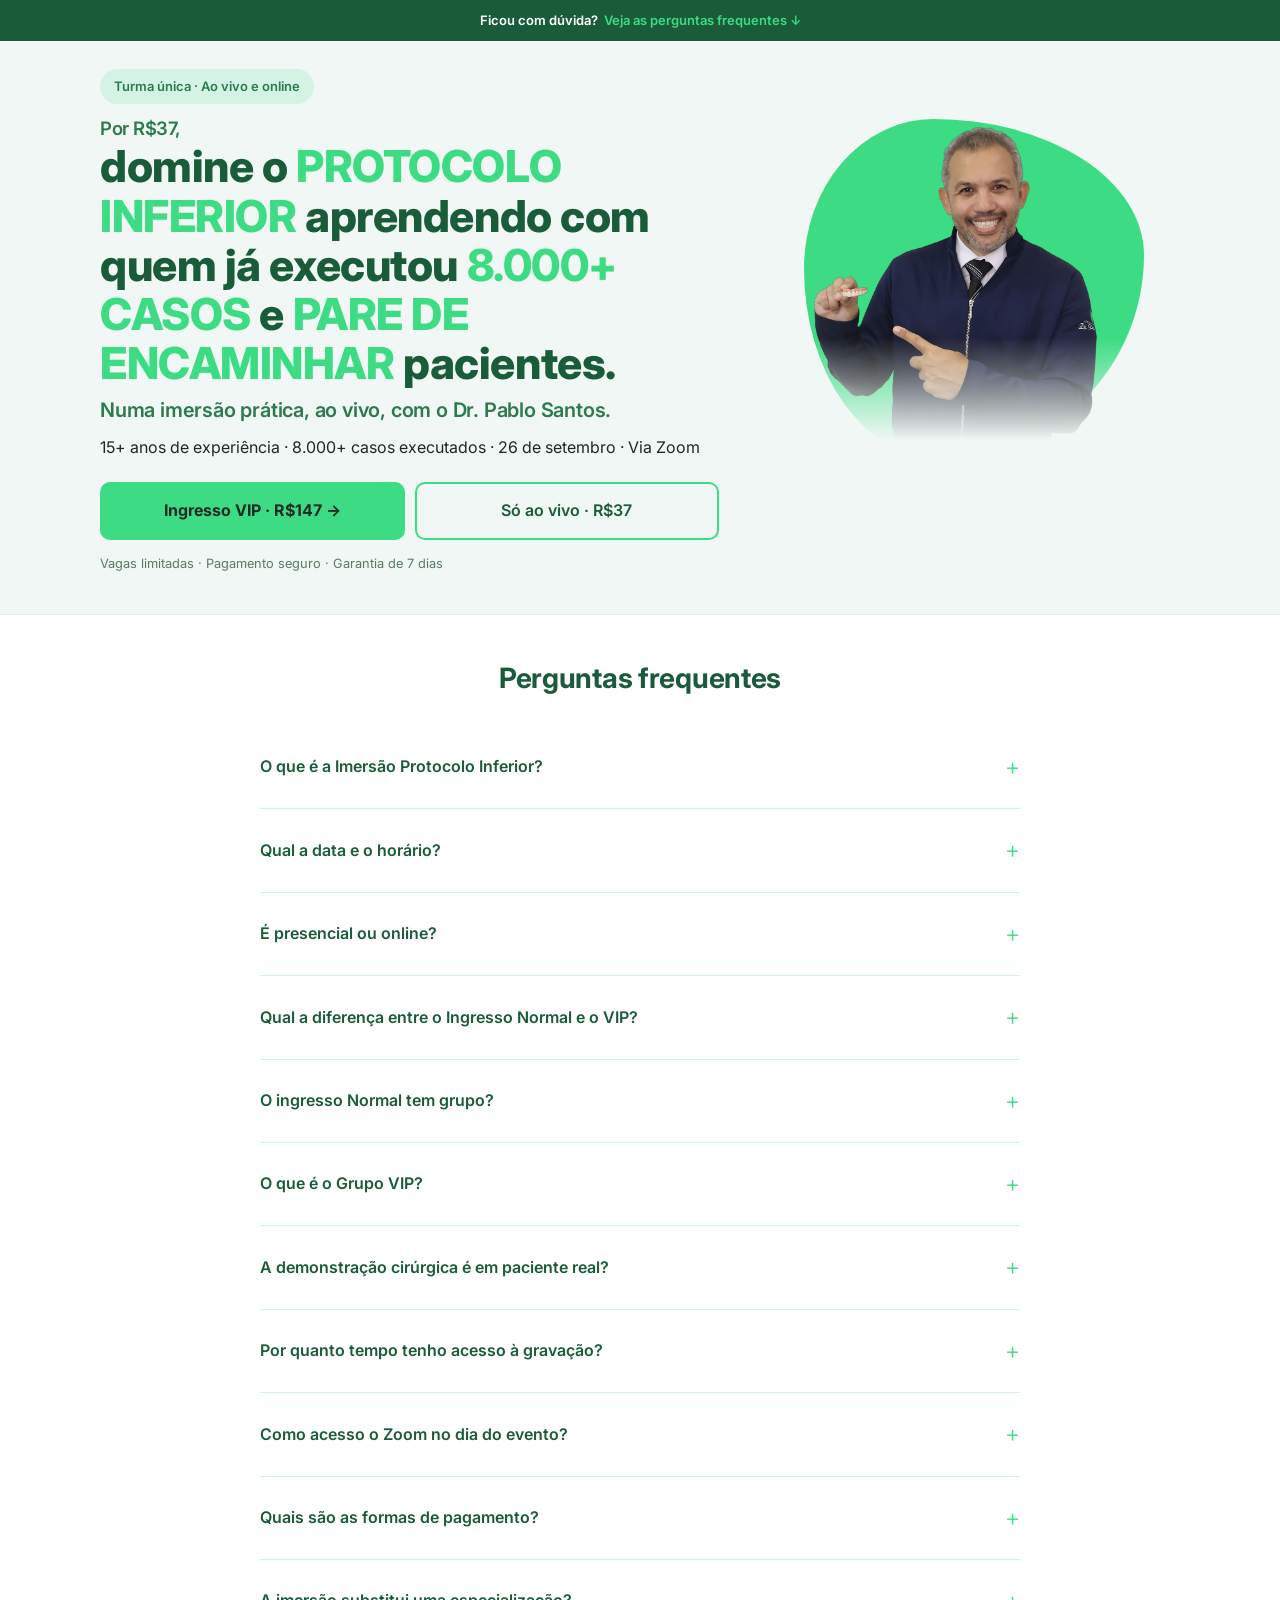
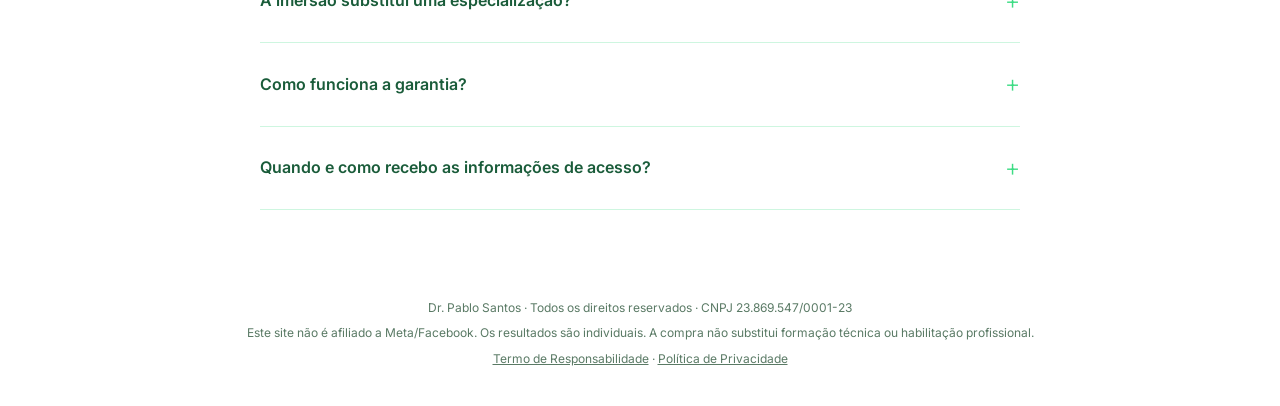
<file: paginafaq.html>
<!DOCTYPE html>
<html lang="pt-BR">
<head>
<meta charset="UTF-8">
<meta name="viewport" content="width=device-width, initial-scale=1">
<title>Imersão Protocolo Inferior · Dr. Pablo Santos</title>
<meta name="robots" content="noindex, follow">
<meta name="description" content="Imersão ao vivo com o Dr. Pablo Santos: protocolo inferior do zero ao acabamento, 26 de setembro, via Zoom.">
<meta property="og:title" content="Imersão Protocolo Inferior · Dr. Pablo Santos">
<meta property="og:description" content="Do planejamento ao acabamento, em uma tarde ao vivo.">
<link rel="canonical" href="https://imersaoemprotocoloinferior.vercel.app/paginafaq">
<meta name="theme-color" content="#F0F7F4">
<link rel="icon" type="image/svg+xml" href="/favicon.svg">

<link rel="preconnect" href="https://fonts.googleapis.com">
<link rel="preconnect" href="https://fonts.gstatic.com" crossorigin>
<link href="https://fonts.googleapis.com/css2?family=Inter:wght@300;400;500;600;700;800&display=swap" rel="stylesheet">

<style>
:root{
  --bg:#F0F7F4;
  --green-vivid:#3DDC84;
  --green-dark:#1A5C3A;
  --green-mid:#2D7A4F;
  --text:#1C2B22;
  --text-muted:#5A7A65;
  --white:#FFFFFF;
  --space-1:0.5rem; --space-2:1rem; --space-3:1.5rem; --space-4:2rem;
}
*,*::before,*::after{box-sizing:border-box}
html{-webkit-text-size-adjust:100%}
body{
  margin:0;background:var(--bg);color:var(--text);
  font-family:'Inter',-apple-system,BlinkMacSystemFont,sans-serif;
  font-size:1rem;line-height:1.6;font-weight:400;
}
h1,h2{margin:0;font-family:'Inter',sans-serif;line-height:1.1;letter-spacing:-0.01em}
p{margin:0}
a{color:inherit}
.container{max-width:1120px;margin:0 auto;padding:0 20px}

/* ---------- HERO ---------- */
.hero{
  display:flex;align-items:center;
  padding:28px 0 40px;
}
.hero__grid{
  display:grid;grid-template-columns:1fr;gap:16px;align-items:center;width:100%;
}
.hero__media{position:relative;display:flex;justify-content:center;order:-1}
.hero__shape{
  position:absolute;top:0;left:50%;transform:translateX(-50%);
  width:190px;height:190px;border-radius:38% 62% 60% 40% / 44% 40% 60% 56%;
  background:var(--green-vivid);z-index:0;
}
.hero__photo{
  position:relative;z-index:2;width:178px;height:auto;
  -webkit-mask-image:linear-gradient(to bottom, black 78%, transparent 100%);
  mask-image:linear-gradient(to bottom, black 78%, transparent 100%);
}
.hero__fade{
  position:absolute;z-index:2;left:0;right:0;bottom:0;height:46%;
  background:linear-gradient(to bottom, transparent 0%, var(--bg) 55%, var(--bg) 100%);
  pointer-events:none;
}

.hero__eyebrow{
  display:inline-flex;align-items:center;gap:8px;
  background:rgba(61,220,132,0.15);color:var(--green-mid);
  font-size:0.8125rem;font-weight:600;
  padding:7px 14px;border-radius:999px;margin-bottom:14px;
}
.hero h1{
  font-weight:800;color:var(--green-dark);
  font-size:clamp(1.5rem, 1.2rem + 2.2vw, 2.75rem);
  line-height:1.12;
}
.h1__lead{
  display:block;font-weight:600;color:var(--green-mid);
  font-size:0.42em;margin-bottom:4px;
}
.h1__hl{color:var(--green-vivid);text-transform:uppercase}
.hero h2{
  font-weight:600;color:var(--green-mid);
  font-size:clamp(1.0625rem, 0.95rem + 0.6vw, 1.25rem);
  margin-top:10px;
}
.hero__facts{
  font-weight:400;color:var(--text);font-size:1rem;
  margin-top:14px;line-height:1.6;
}
.hero__actions{
  display:flex;flex-direction:column;gap:10px;margin-top:22px;
}
.btn{
  display:flex;align-items:center;justify-content:center;gap:8px;
  width:100%;min-height:48px;
  border-radius:10px;font-family:'Inter',sans-serif;font-weight:700;
  font-size:1rem;text-decoration:none;padding:14px 20px;
  border:2px solid transparent;cursor:pointer;
}
.btn-vip{background:var(--green-vivid);color:var(--text)}
.btn-normal{background:transparent;border-color:var(--green-vivid);color:var(--green-dark);font-weight:600}
.hero__note{
  display:block;margin-top:14px;color:var(--text-muted);font-size:0.8rem;
}

/* ---------- MINI-BARRA DE FAQ (sempre visível, sem precisar rolar) ---------- */
.faq-topbar{
  position:sticky;top:0;z-index:50;
  display:flex;align-items:center;justify-content:center;gap:6px;
  background:var(--green-dark);color:var(--white);
  font-size:0.8125rem;font-weight:600;text-decoration:none;
  padding:10px 16px;text-align:center;
}
.faq-topbar span{color:var(--green-vivid)}

@media (min-width:480px){
  .hero__grid{grid-template-columns:1.4fr 1fr;gap:32px}
  .hero__media{order:0}
  .hero__actions{flex-direction:row}
}
@media (min-width:960px){
  .hero__grid{grid-template-columns:1.5fr 1fr;gap:48px}
  .hero__shape{width:340px;height:340px}
  .hero__photo{width:320px}
}

/* ---------- FAQ ---------- */
.faq{
  background:var(--white);
  border-top:1px solid rgba(61,220,132,0.2);
  padding:48px 0 56px;
}
.faq__title{
  font-weight:700;color:var(--green-dark);text-align:center;
  font-size:clamp(1.375rem, 1.2rem + 0.8vw, 1.75rem);
  margin-bottom:8px;
}
.faq__list{max-width:760px;margin:32px auto 0}
details{
  border-bottom:1px solid rgba(61,220,132,0.25);
  padding:4px 0;
}
summary{
  font-weight:600;font-size:1rem;color:var(--green-dark);
  padding:18px 0;cursor:pointer;list-style:none;
  display:flex;justify-content:space-between;align-items:center;
  min-height:44px;gap:16px;
}
summary::-webkit-details-marker{display:none}
summary::after{
  content:'+';color:var(--green-vivid);font-size:1.5rem;font-weight:300;flex-shrink:0;
}
details[open] summary::after{content:'\2013'}
details p{
  font-size:0.9375rem;color:var(--text);line-height:1.65;padding-bottom:18px;
}

/* ---------- BARRA STICKY (mobile) ---------- */
@media (max-width:768px){
  .sticky-bottom{
    position:fixed;bottom:0;left:0;right:0;z-index:100;
    padding:10px 16px calc(10px + env(safe-area-inset-bottom));
    background:rgba(240,247,244,0.95);
    backdrop-filter:blur(12px);-webkit-backdrop-filter:blur(12px);
    border-top:1px solid rgba(61,220,132,0.3);
    display:flex;gap:8px;
  }
  .sticky-bottom .btn-vip{
    flex:1;background:var(--green-vivid);color:var(--text);
    font-weight:700;font-size:0.875rem;padding:14px 12px;border-radius:8px;
    text-align:center;min-height:48px;text-decoration:none;
    display:flex;align-items:center;justify-content:center;
  }
  .sticky-bottom .btn-normal{
    flex:0 0 auto;border:1.5px solid var(--green-vivid);color:var(--green-dark);
    font-weight:600;font-size:0.8rem;padding:14px 12px;border-radius:8px;
    min-height:48px;white-space:nowrap;text-decoration:none;
    display:flex;align-items:center;justify-content:center;
  }
  body{padding-bottom:calc(80px + env(safe-area-inset-bottom))}
}
@media (min-width:769px){
  .sticky-bottom{display:none}
}

/* ---------- RODAPÉ ---------- */
footer{
  text-align:center;padding:32px 20px;background:var(--white);
}
footer p{color:var(--text-muted);font-size:0.75rem;margin:0 0 6px}
footer a{color:var(--text-muted);text-decoration:underline}
</style>
</head>
<body>

<!-- Meta Pixel Code -->
<script>
(function(){
  var PIXEL_ID = '1475250366739996';
  !function(f,b,e,v,n,t,s)
  {if(f.fbq)return;n=f.fbq=function(){n.callMethod?
  n.callMethod.apply(n,arguments):n.queue.push(arguments)};
  if(!f._fbq)f._fbq=n;n.push=n;n.loaded=!0;n.version='2.0';
  n.queue=[];t=b.createElement(e);t.async=!0;
  t.src=v;s=b.getElementsByTagName(e)[0];
  s.parentNode.insertBefore(t,s)}(window, document,'script',
  'https://connect.facebook.net/en_US/fbevents.js');
  fbq('init', PIXEL_ID);
  fbq('track', 'PageView');
})();
</script>
<!-- End Meta Pixel Code -->

<a href="#faq" class="faq-topbar">Ficou com dúvida? <span>Veja as perguntas frequentes ↓</span></a>

<section class="hero">
  <div class="container">
    <div class="hero__grid">
      <div class="hero__text">
        <span class="hero__eyebrow">Turma única · Ao vivo e online</span>
        <h1><span class="h1__lead">Por R$37,</span>domine o <span class="h1__hl">protocolo inferior</span> aprendendo com quem já executou <span class="h1__hl">8.000+ casos</span> e <span class="h1__hl">pare de encaminhar</span> pacientes.</h1>
        <h2>Numa imersão prática, ao vivo, com o Dr. Pablo Santos.</h2>
        <p class="hero__facts">15+ anos de experiência · 8.000+ casos executados · 26 de setembro · Via Zoom</p>

        <div class="hero__actions">
          <a href="https://pay.hotmart.com/T107102854C?off=6p5c5xrj" data-checkout="vip" class="btn btn-vip" rel="noopener noreferrer">Ingresso VIP · R$147 →</a>
          <a href="https://pay.hotmart.com/P106208774F?off=7bmd0ssa" data-checkout="normal" class="btn btn-normal" rel="noopener noreferrer">Só ao vivo · R$37</a>
        </div>
        <span class="hero__note">Vagas limitadas · Pagamento seguro · Garantia de 7 dias</span>
      </div>

      <div class="hero__media">
        <div class="hero__shape" aria-hidden="true"></div>
        <img class="hero__photo" src="dr-pablo-hero-bg.webp?v=2" alt="Dr. Pablo Santos" width="2000" height="2531" loading="eager" fetchpriority="high">
        <div class="hero__fade" aria-hidden="true"></div>
      </div>
    </div>
  </div>
</section>

<section class="faq" id="faq">
  <div class="container">
    <h2 class="faq__title">Perguntas frequentes</h2>
    <div class="faq__list">

      <details>
        <summary>O que é a Imersão Protocolo Inferior?</summary>
        <p>É um evento ao vivo e online, conduzido pelo Dr. Pablo Santos, onde você acompanha a execução completa de um caso de protocolo inferior do zero ao acabamento. São 5 horas de conteúdo prático e sem enrolação, cobrindo planejamento, seleção de componentes, etapa cirúrgica, moldagem, instalação e acabamento, tudo comentado em tempo real.</p>
      </details>

      <details>
        <summary>Qual a data e o horário?</summary>
        <p>Sábado, 26 de setembro de 2026, das 13h às 18h (horário de Brasília). É um evento fechado, acessível apenas para quem garantiu o ingresso com antecedência.</p>
      </details>

      <details>
        <summary>É presencial ou online?</summary>
        <p>100% online e ao vivo, via Zoom. Você acessa de qualquer lugar (consultório, casa ou onde estiver), desde que tenha internet e um dispositivo com câmera/microfone para as interações ao vivo.</p>
      </details>

      <details>
        <summary>Qual a diferença entre o Ingresso Normal e o VIP?</summary>
        <p>O Ingresso Normal (R$37) dá acesso à imersão ao vivo de 5 horas, com participação nas dúvidas respondidas em tempo real e entrada no grupo de avisos da turma (link do Zoom e informações do evento). O Ingresso VIP (R$147) inclui tudo isso mais: gravação completa por 12 meses na área de membros Hotmart, e acesso ao Grupo VIP, onde você pode enviar fotos e radiografias dos seus próprios casos e tirar dúvidas diretamente com o Dr. Pablo Santos por 30 dias após a imersão.</p>
      </details>

      <details>
        <summary>O ingresso Normal tem grupo?</summary>
        <p>Sim, mas é um grupo apenas de avisos: você recebe o link do Zoom, informações do evento e comunicados da turma. Esse grupo não é destinado a dúvidas clínicas com o Dr. Pablo. Para isso, é necessário o Ingresso VIP.</p>
      </details>

      <details>
        <summary>O que é o Grupo VIP?</summary>
        <p>Um grupo exclusivo com todos os alunos que compraram o Ingresso VIP. Durante 30 dias após a imersão, você pode enviar fotos, radiografias e dúvidas dos seus próprios casos clínicos de protocolo inferior, e o Dr. Pablo Santos responde diretamente. O link de acesso ao grupo é enviado por e-mail e aparece na página de confirmação logo após a compra.</p>
      </details>

      <details>
        <summary>A demonstração cirúrgica é em paciente real?</summary>
        <p>Não. A etapa cirúrgica é demonstrada ao vivo em modelo odontológico (manequim), comentada passo a passo em tempo real pelo Dr. Pablo Santos. Não há cirurgia em paciente durante a transmissão.</p>
      </details>

      <details>
        <summary>Por quanto tempo tenho acesso à gravação?</summary>
        <p>Por 12 meses a partir da data de liberação, que ocorre em até 48 horas após o encerramento da transmissão ao vivo. A gravação fica disponível na área de membros da Hotmart. Disponível apenas no Ingresso VIP.</p>
      </details>

      <details>
        <summary>Como acesso o Zoom no dia do evento?</summary>
        <p>O link de acesso ao Zoom é enviado por e-mail cadastrado na compra e também fica disponível na área de membros da Hotmart. Para quem tem o Ingresso VIP, o link também é compartilhado no Grupo VIP. Para o Ingresso Normal, no grupo de avisos da turma.</p>
      </details>

      <details>
        <summary>Quais são as formas de pagamento?</summary>
        <p>PIX e cartão de crédito, em checkout seguro via Hotmart. O acesso é liberado imediatamente após a confirmação do pagamento.</p>
      </details>

      <details>
        <summary>A imersão substitui uma especialização?</summary>
        <p>Não. A imersão é um ponto de partida prático e acessível: em uma tarde você acompanha o caso inteiro sendo executado, o que serve como referência real para quando você for executar no seu consultório. Ela não substitui formação técnica, habilitação profissional ou especialização completa em Implantodontia.</p>
      </details>

      <details>
        <summary>Como funciona a garantia?</summary>
        <p>Você tem 7 dias corridos após a compra para solicitar reembolso integral, sem perguntas e sem burocracia, conforme o Código de Defesa do Consumidor (Art. 49). O reembolso é processado diretamente pela Hotmart. Importante: se o pedido de reembolso for feito após a realização da imersão ao vivo, o acesso já é considerado utilizado e o reembolso não se aplica.</p>
      </details>

      <details>
        <summary>Quando e como recebo as informações de acesso?</summary>
        <p>Assim que a compra for confirmada, você recebe um e-mail com todas as informações de acesso ao Zoom e à área de membros da Hotmart. Verifique sua caixa de spam caso não receba em alguns minutos.</p>
      </details>

    </div>
  </div>
</section>

<footer>
  <p>Dr. Pablo Santos · Todos os direitos reservados · CNPJ 23.869.547/0001-23</p>
  <p>Este site não é afiliado a Meta/Facebook. Os resultados são individuais. A compra não substitui formação técnica ou habilitação profissional.</p>
  <p><a href="/termos">Termo de Responsabilidade</a> · <a href="/privacidade">Política de Privacidade</a></p>
</footer>

<div class="sticky-bottom" aria-hidden="false">
  <a href="https://pay.hotmart.com/T107102854C?off=6p5c5xrj" data-checkout="vip" class="btn-vip" rel="noopener noreferrer">VIP R$147 →</a>
  <a href="https://pay.hotmart.com/P106208774F?off=7bmd0ssa" data-checkout="normal" class="btn-normal" rel="noopener noreferrer">R$37</a>
</div>

</body>
</html>
</file>
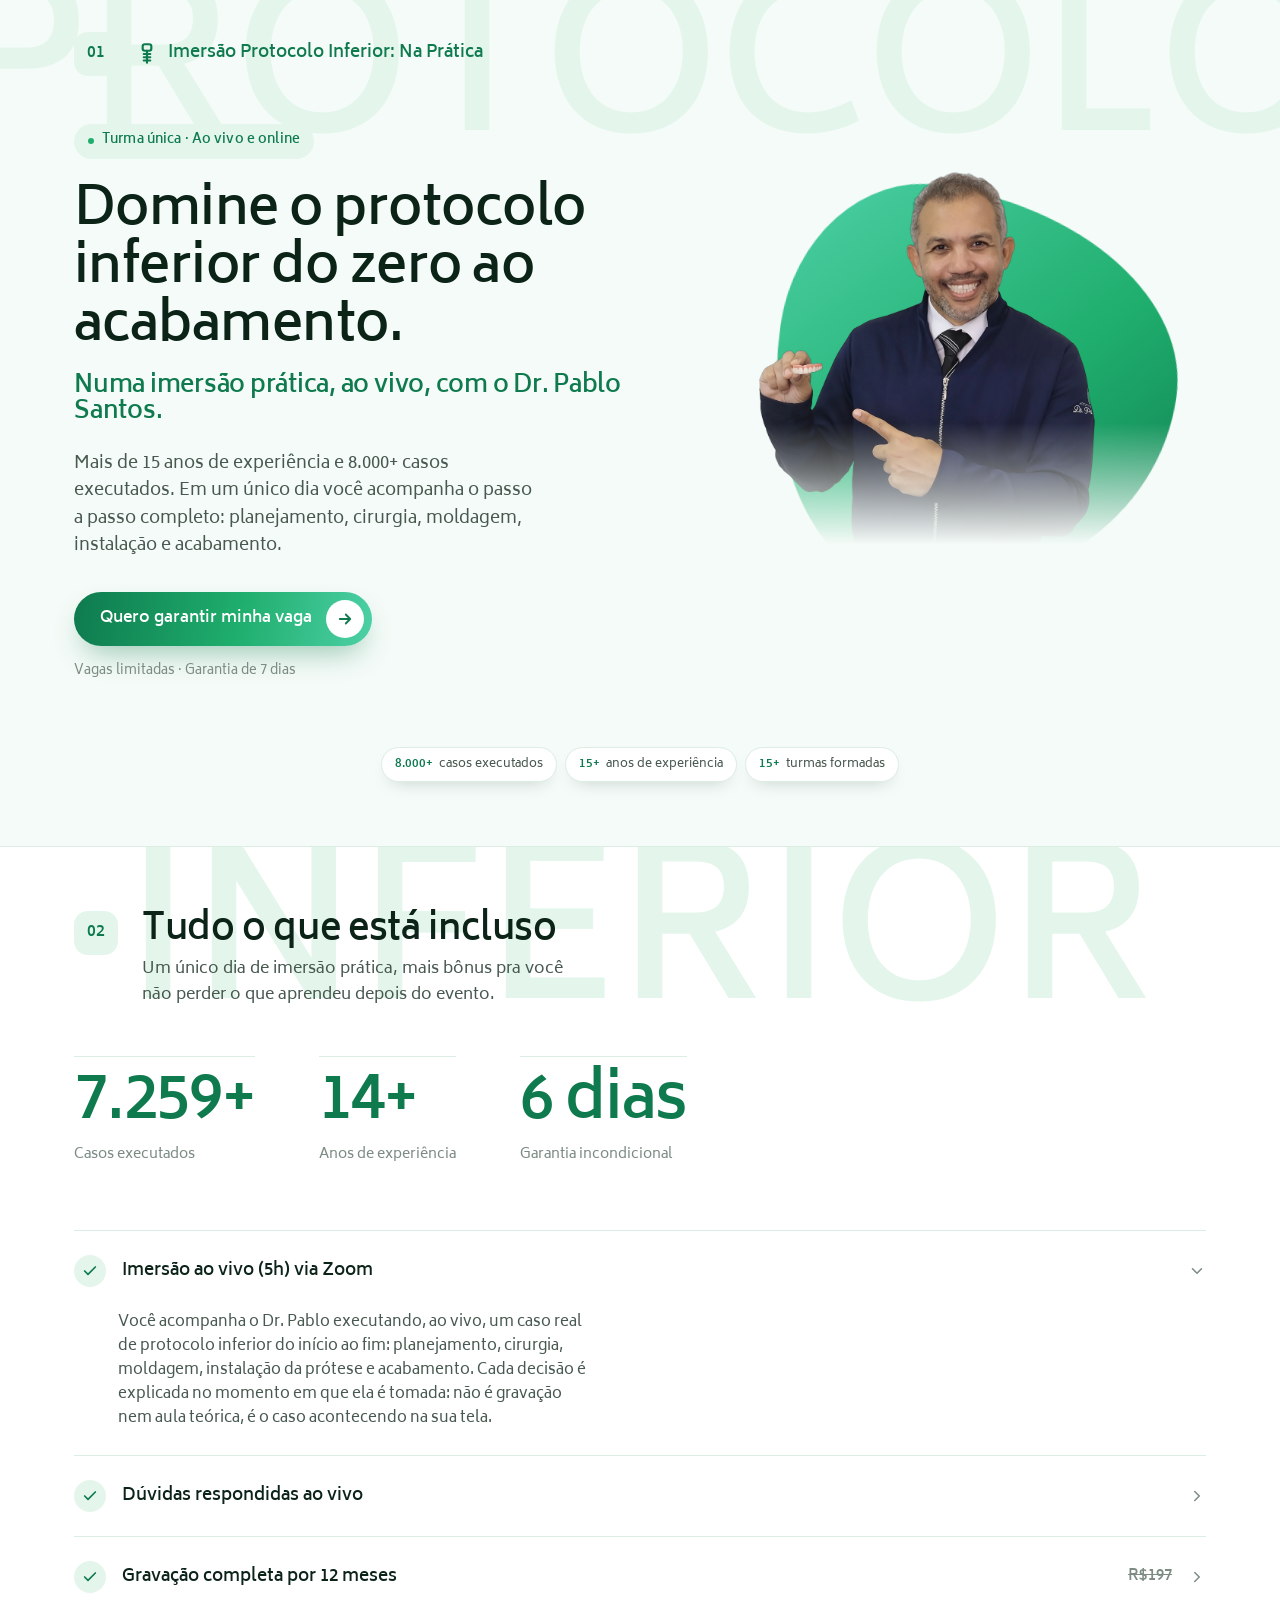
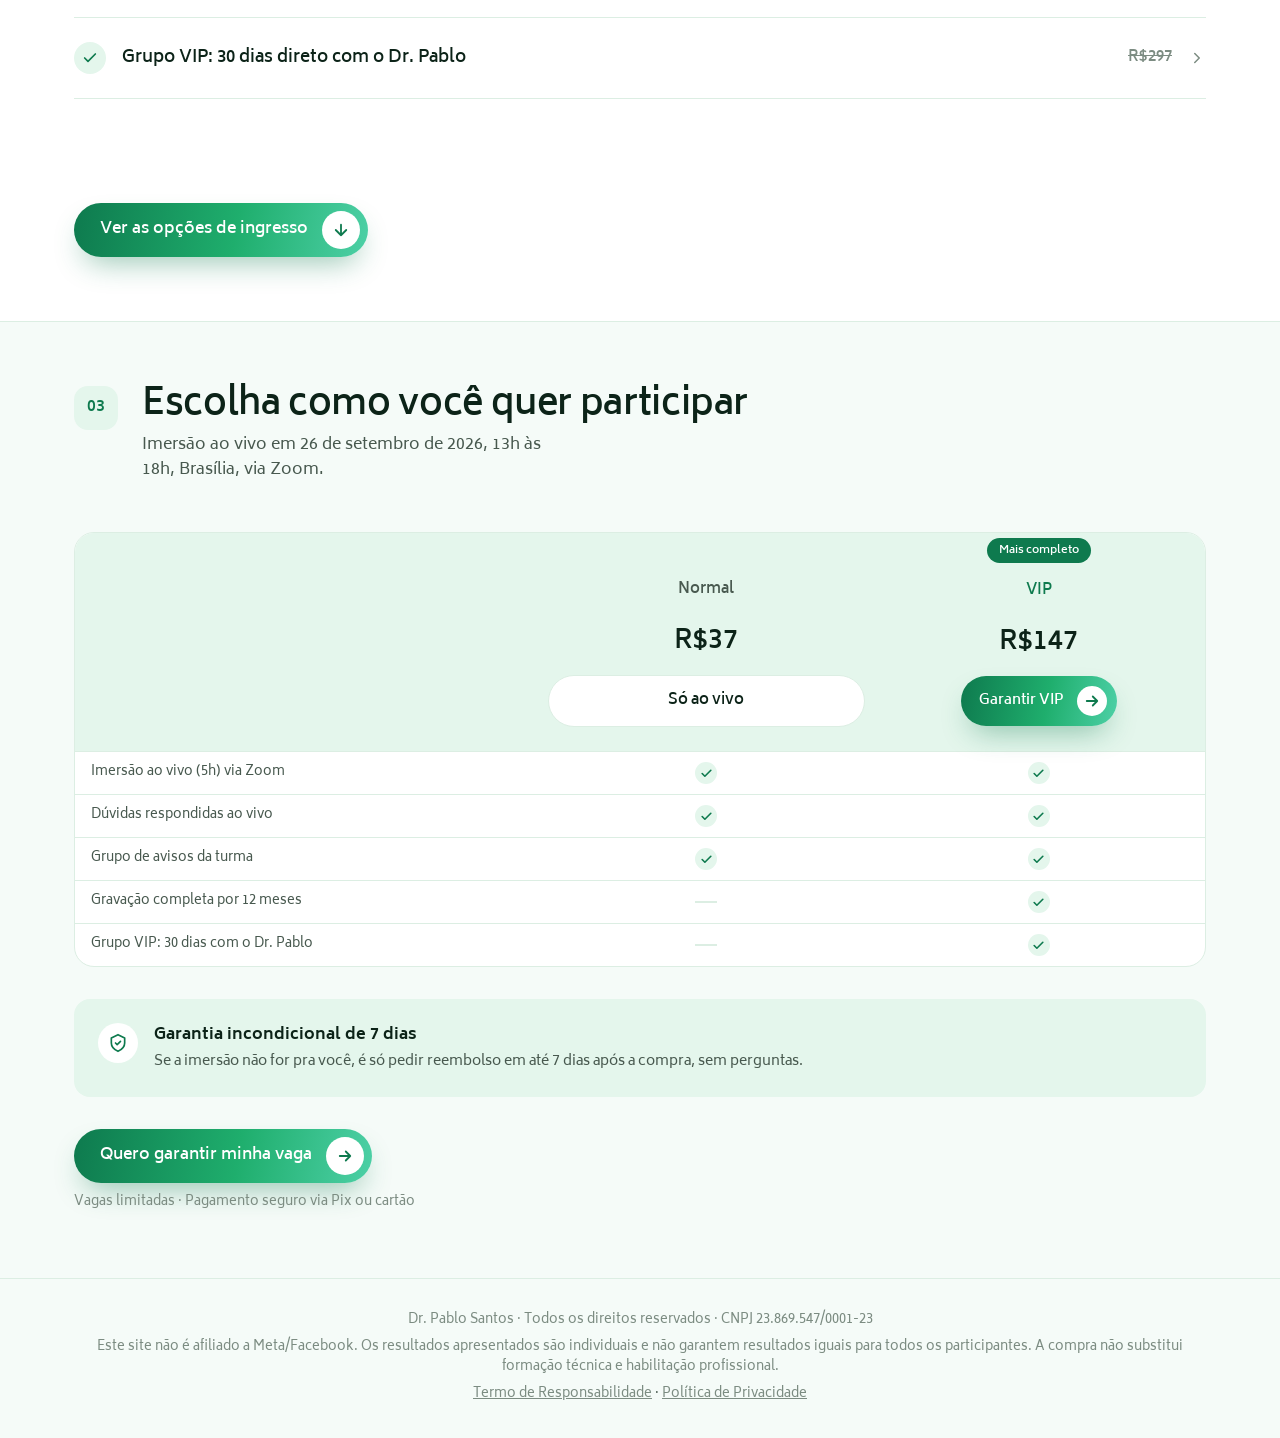
<file: paginaimersao.html>
<!DOCTYPE html>
<html lang="pt-BR">
<head>
<meta charset="UTF-8">
<meta name="viewport" content="width=device-width, initial-scale=1">
<title>Imersão Protocolo Inferior · Dr. Pablo Santos</title>
<meta name="description" content="Imersão ao vivo e 100% online: do zero ao acabamento no protocolo inferior, com o Dr. Pablo Santos.">
<meta name="robots" content="noindex, follow">
<link rel="canonical" href="https://imersaoemprotocoloinferior.vercel.app/paginaimersao">
<meta name="theme-color" content="#F4FBF7">
<link rel="icon" type="image/svg+xml" href="/favicon.svg">

<link rel="dns-prefetch" href="https://fonts.googleapis.com">
<link rel="dns-prefetch" href="https://fonts.gstatic.com">
<link rel="preconnect" href="https://fonts.googleapis.com">
<link rel="preconnect" href="https://fonts.gstatic.com" crossorigin>
<link rel="preload" as="style" href="https://fonts.googleapis.com/css2?family=Biryani:wght@400;600&display=swap">
<link rel="stylesheet" href="https://fonts.googleapis.com/css2?family=Biryani:wght@400;600&display=swap" media="print" onload="this.media='all'">
<noscript><link rel="stylesheet" href="https://fonts.googleapis.com/css2?family=Biryani:wght@400;600&display=swap"></noscript>

<style>
:root{
  /* Verde clínico, tema claro — paleta nova desta página, ainda alinhada
     ao verde de marca (#34B27A) usado nas outras 3 páginas do site. */
  --bg:#F5FBF8;
  --surface:#FFFFFF;
  --ink:#0C2318;
  --ink-dim:#48594F;
  --ink-faint:#7C8C82;
  --green-deep:#0E7A4E;
  --green:#1FAE6D;
  --green-bright:#4DD0A6;
  --green-tint:#E4F6EC;
  --border:#DCEEE3;
  --font:'Biryani', -apple-system, BlinkMacSystemFont, sans-serif;
  --space-1:0.5rem; --space-2:1rem; --space-3:1.5rem; --space-4:2rem; --space-6:3rem; --space-8:4rem;
  --mov: 220ms cubic-bezier(0.16,1,0.3,1);
}
*,*::before,*::after{box-sizing:border-box}
html{-webkit-text-size-adjust:100%;text-size-adjust:100%}
body{
  margin:0;background:var(--bg);color:var(--ink);font-family:var(--font);
  font-size:1rem;line-height:1.6;font-weight:400;-webkit-font-smoothing:antialiased;
  overflow-x:hidden;
}
h1,h2{font-family:var(--font);font-weight:600;line-height:1.12;letter-spacing:-0.01em;margin:0;color:var(--ink)}
p{margin:0;color:var(--ink-dim)}
a{color:inherit}
.container{max-width:1180px;margin:0 auto;padding:0 var(--space-3)}

/* Reduced motion: neutraliza tudo abaixo */
@media (prefers-reduced-motion: reduce){
  *{animation-duration:0.001ms !important;animation-iteration-count:1 !important;transition-duration:0.001ms !important}
}

/* ---------- HERO ---------- */
.hero{position:relative;padding:var(--space-4) 0 var(--space-8);overflow:hidden}
.hero__watermark{
  position:absolute;top:-0.1em;left:50%;transform:translateX(-50%);
  font-size:clamp(6rem, 18vw, 13rem);font-weight:600;color:var(--green-tint);
  white-space:nowrap;line-height:1;z-index:0;user-select:none;pointer-events:none;
}
.hero__top{position:relative;z-index:1;display:flex;align-items:center;gap:var(--space-2);margin-bottom:var(--space-6)}
.hero__num{
  display:flex;align-items:center;justify-content:center;flex-shrink:0;
  width:44px;height:44px;border-radius:14px;background:var(--green-tint);color:var(--green-deep);
  font-weight:600;font-size:1rem;
}
.hero__brand{
  display:flex;align-items:center;gap:8px;
  font-weight:600;font-size:1.0625rem;color:var(--green-deep);
}
.hero__brand svg{width:26px;height:26px;flex-shrink:0}

.hero__grid{
  position:relative;z-index:1;
  display:grid;grid-template-columns:1fr;gap:var(--space-6);align-items:center;
}
.hero__text{max-width:640px}

.hero__eyebrow{
  display:inline-flex;align-items:center;gap:8px;
  background:var(--green-tint);color:var(--green-deep);
  font-size:0.8125rem;font-weight:600;letter-spacing:0.01em;
  padding:7px 14px;border-radius:999px;margin-bottom:var(--space-3);
}
.hero__eyebrow .dot{width:6px;height:6px;border-radius:50%;background:var(--green);flex-shrink:0}

.hero h1{font-size:clamp(2rem, 1.35rem + 3vw, 3.25rem)}
.hero h2{
  font-size:clamp(1.15rem, 0.95rem + 1vw, 1.5rem);
  color:var(--green-deep);font-weight:600;margin-top:var(--space-2);
}
.hero__sub{
  font-size:1.0625rem;color:var(--ink-dim);margin-top:var(--space-3);
  max-width:52ch;
}

.hero__actions{display:flex;flex-direction:column;align-items:flex-start;gap:var(--space-2);margin-top:var(--space-4)}
.btn-pill{
  display:inline-flex;align-items:center;gap:14px;
  background:linear-gradient(100deg, var(--green-deep) 0%, var(--green) 55%, var(--green-bright) 100%);
  color:#FFFFFF;font-family:var(--font);font-weight:600;font-size:1rem;
  padding:8px 8px 8px 26px;border-radius:999px;border:none;cursor:pointer;
  text-decoration:none;white-space:nowrap;
  box-shadow:0 14px 30px -10px rgba(14,122,78,0.45);
  transition:transform var(--mov), box-shadow var(--mov);
}
.btn-pill:hover{transform:translateY(-2px);box-shadow:0 18px 36px -8px rgba(14,122,78,0.5)}
.btn-pill:active{transform:translateY(0)}
.btn-pill:focus-visible{outline:2px solid var(--green-deep);outline-offset:3px}
.btn-pill__icon{
  display:flex;align-items:center;justify-content:center;
  width:38px;height:38px;border-radius:50%;background:#FFFFFF;color:var(--green-deep);flex-shrink:0;
}
.btn-pill__icon svg{width:18px;height:18px}
.hero__note{font-size:0.8125rem;color:var(--ink-faint);font-weight:400}

/* Foto do Dr. Pablo + forma em degradê atrás, inspirada na referência
   (bloco geométrico rotacionado atrás da pessoa) mas em tons de verde. */
.hero__media{
  position:relative;display:flex;justify-content:center;
  padding-top:var(--space-4);
}
.hero__shape{
  position:absolute;top:6%;right:6%;width:78%;aspect-ratio:1/1;z-index:0;
  background:linear-gradient(135deg, var(--green-bright) 0%, var(--green) 55%, var(--green-deep) 100%);
  border-radius:34% 66% 62% 38% / 40% 44% 56% 60%;
  transform:rotate(8deg);
  filter:blur(0.2px);
}
/* Degradê direto na própria foto (mask-image), pra dissolver o corte
   reto da imagem em vez de terminar com uma linha dura — mais robusto
   que uma camada separada por cima, que já quebrou uma vez quando o
   z-index da foto mudou numa correção posterior. */
.hero__photo{
  position:relative;z-index:2;width:78%;max-width:380px;height:auto;
  -webkit-mask-image:linear-gradient(to bottom, black 80%, transparent 100%);
  mask-image:linear-gradient(to bottom, black 80%, transparent 100%);
}
/* Reforço: mesma ideia, mas por cima, com a cor de fundo real da página
   (o mask acima só apaga a foto — sem isso a forma verde apareceria
   por trás no lugar de dissolver pro branco). z-index sempre >= o da
   foto, senão fica escondida atrás dela sem efeito nenhum. */
.hero__fade{
  position:absolute;z-index:2;left:0;right:0;bottom:0;height:46%;
  background:linear-gradient(to bottom, transparent 0%, var(--bg) 55%, var(--bg) 100%);
  pointer-events:none;
}
.hero__stats{
  grid-column:1/-1;
  display:flex;flex-wrap:wrap;justify-content:center;gap:8px;
  margin-top:var(--space-2);
}
.hero__stat{
  display:inline-flex;align-items:center;gap:6px;
  background:var(--surface);border:1px solid var(--border);border-radius:999px;
  padding:7px 13px;font-size:0.75rem;font-weight:400;color:var(--ink-dim);
  white-space:nowrap;box-shadow:0 8px 18px -10px rgba(12,35,24,0.25);
}
.hero__stat strong{color:var(--green-deep);font-weight:600}

/* ---------- animações de entrada (dispara por seção, ao rolar a tela) ---------- */
[data-reveal]{opacity:0;transform:translateY(14px);transition:opacity 600ms var(--mov), transform 600ms var(--mov)}
[data-reveal].is-visible{opacity:1;transform:none}
[data-reveal="1"].is-visible{transition-delay:0ms}
[data-reveal="2"].is-visible{transition-delay:90ms}
[data-reveal="3"].is-visible{transition-delay:180ms}
[data-reveal="4"].is-visible{transition-delay:270ms}
[data-reveal="5"].is-visible{transition-delay:360ms}
[data-reveal="media"].is-visible{transition-delay:200ms}

@keyframes float{
  0%,100%{transform:translateY(0) rotate(8deg)}
  50%{transform:translateY(-14px) rotate(6deg)}
}
.hero__shape{animation:float 7s ease-in-out infinite}
@media (prefers-reduced-motion: reduce){ .hero__shape{animation:none} }

@media (min-width:960px){
  .hero__grid{grid-template-columns:1.05fr 0.95fr}
  .hero__media{padding-top:0}
}

/* ---------- O QUE INCLUI ---------- */
.section{position:relative;padding:var(--space-8) 0;overflow:hidden}
.section--alt{background:var(--surface);border-top:1px solid var(--border);border-bottom:1px solid var(--border)}

.section__watermark{
  position:absolute;top:0;left:50%;transform:translateX(-50%);
  font-size:clamp(6rem, 18vw, 13rem);font-weight:600;color:var(--green-tint);
  white-space:nowrap;line-height:1;z-index:0;user-select:none;pointer-events:none;
}

.section__head{position:relative;z-index:1;display:flex;align-items:flex-start;gap:var(--space-3);margin-bottom:var(--space-6)}
.section__num{
  display:flex;align-items:center;justify-content:center;flex-shrink:0;
  width:44px;height:44px;border-radius:14px;background:var(--green-tint);color:var(--green-deep);
  font-weight:600;font-size:1rem;
}
.section__title h2{font-size:clamp(1.5rem, 1.2rem + 1.4vw, 2.25rem);color:var(--ink)}
.section__title p{margin-top:6px;font-size:1rem;max-width:48ch}

/* Estatísticas em números gigantes, ao estilo do case de referência */
.stats-big{
  position:relative;z-index:1;
  display:grid;grid-template-columns:repeat(3,1fr);gap:var(--space-3);
  margin-bottom:var(--space-6);
}
.stats-big__item{padding:var(--space-2) 0;border-top:1px solid var(--border)}
.stats-big__value{
  font-size:clamp(2.25rem, 1.5rem + 3vw, 4rem);font-weight:600;color:var(--green-deep);
  line-height:1;letter-spacing:-0.02em;font-variant-numeric:tabular-nums;white-space:nowrap;
}
.stats-big__label{margin-top:8px;font-size:0.875rem;color:var(--ink-faint);font-weight:400}

/* Lista de valor em acordeão, com preço por item. Botão + grid-rows em
   vez de <details> nativo: <details> troca pra display:none direto,
   sem chance de animar a altura — grid-template-rows 0fr->1fr anima
   liso, é o mesmo truque já usado no FAQ do site. */
.value-list{position:relative;z-index:1;border-top:1px solid var(--border)}
.value-item{border-bottom:1px solid var(--border)}
.value-item__summary{
  all:unset;box-sizing:border-box;width:100%;
  cursor:pointer;display:flex;align-items:center;gap:var(--space-2);
  padding:var(--space-3) 0;-webkit-tap-highlight-color:transparent;
}
.value-item__check{
  display:flex;align-items:center;justify-content:center;flex-shrink:0;
  width:32px;height:32px;border-radius:50%;background:var(--green-tint);color:var(--green-deep);
}
.value-item__check svg{width:16px;height:16px}
.value-item__title{flex:1;font-weight:600;color:var(--ink);font-size:1.0625rem}
.value-item__price{
  font-weight:600;color:var(--ink-faint);font-size:0.9375rem;text-decoration:line-through;
  white-space:nowrap;
}
.value-item__chevron{
  display:flex;flex-shrink:0;color:var(--ink-faint);transition:transform 300ms var(--mov);
}
.value-item__chevron svg{width:18px;height:18px}
.value-item.is-open .value-item__chevron{transform:rotate(90deg)}
/* Altura animada via JS (scrollHeight), não grid-template-rows: o truque
   0fr->1fr trava sem completar neste motor de render, mesmo sem delay
   na transição — height medido é o jeito universalmente confiável. */
.value-item__content{
  height:0;overflow:hidden;transition:height 350ms cubic-bezier(0.16,1,0.3,1);
}
.value-item__desc{
  margin:0 0 var(--space-3) 44px;font-size:0.9375rem;max-width:60ch;
}

/* Selo de economia — proposital NÃO ter a cara de preço (nada de número
   isolado e grande): uma frase única, em badge, deixando claro que é
   bônus de graça, não um valor a pagar. */
.value-savings{
  position:relative;z-index:1;
  display:inline-flex;align-items:center;gap:10px;
  background:var(--green-tint);color:var(--green-deep);
  padding:12px 20px;border-radius:999px;margin-top:var(--space-3);
  font-size:0.9375rem;font-weight:400;
}
.value-savings svg{width:20px;height:20px;flex-shrink:0}
.value-savings strong{font-weight:600}

.section__cta{position:relative;z-index:1;margin-top:var(--space-4)}

@media (min-width:640px){
  .stats-big{grid-template-columns:repeat(3,auto);justify-content:flex-start;gap:var(--space-8)}
}

/* ---------- OFERTA (tabela comparativa) ----------
   Adaptado de um layout de pricing-com-comparação (badge + h2 + grid de
   colunas com linhas de recurso), trocando os 3 planos genéricos pelos
   nossos 2 ingressos reais e os componentes shadcn por HTML/CSS puro,
   no mesmo sistema de design das outras seções. */
.btn-outline{
  display:flex;align-items:center;justify-content:center;gap:8px;width:100%;
  padding:13px 18px;border-radius:999px;border:1.5px solid var(--border);
  background:var(--surface);color:var(--ink);font-family:var(--font);font-weight:600;
  font-size:0.9375rem;text-decoration:none;transition:border-color var(--mov), background var(--mov);
}
.btn-outline:hover{border-color:var(--green);background:var(--green-tint)}
.btn-outline:focus-visible{outline:2px solid var(--green-deep);outline-offset:3px}

.compare{
  position:relative;z-index:1;border:1px solid var(--border);border-radius:20px;
  overflow:hidden;background:var(--surface);
}
.compare__row{display:grid;grid-template-columns:1.4fr 1fr 1fr}
.compare__row + .compare__row{border-top:1px solid var(--border)}
.compare__row--head{background:var(--green-tint)}
.compare__cell{padding:10px 8px;display:flex;align-items:center;justify-content:center;text-align:center}
.compare__cell--label{justify-content:flex-start;text-align:left;font-size:0.8125rem;color:var(--ink-dim);padding-left:var(--space-2)}
.compare__plan{flex-direction:column;gap:8px;padding:30px var(--space-1) var(--space-3);position:relative}
.compare__plan h3{font-size:0.9375rem;color:var(--ink-dim);font-weight:600}
.compare__price{font-family:var(--font);font-size:1.65rem;font-weight:600;color:var(--ink);margin:-4px 0 4px}
.compare__plan--vip h3{color:var(--green-deep)}
.compare__badge{
  position:absolute;top:5px;left:50%;transform:translateX(-50%);
  background:var(--green-deep);color:#fff;font-size:0.6875rem;font-weight:600;
  padding:4px 12px;border-radius:999px;white-space:nowrap;
}
.compare__check{width:22px;height:22px;border-radius:50%;background:var(--green-tint);color:var(--green-deep);display:flex;align-items:center;justify-content:center;flex-shrink:0}
.compare__check svg{width:13px;height:13px}
.compare__dash{width:22px;height:1.5px;background:var(--border);flex-shrink:0}
.compare__vip-btn{padding:10px 10px 10px 18px;font-size:0.875rem}
.compare__vip-btn-icon{width:30px;height:30px}

.guarantee{
  position:relative;z-index:1;display:flex;align-items:flex-start;gap:var(--space-2);
  margin-top:var(--space-4);padding:var(--space-3);background:var(--green-tint);border-radius:16px;
}
.guarantee__icon{width:40px;height:40px;border-radius:50%;background:var(--surface);color:var(--green-deep);display:flex;align-items:center;justify-content:center;flex-shrink:0}
.guarantee__icon svg{width:20px;height:20px}
.guarantee h3{font-size:1rem;margin:0 0 2px;color:var(--ink)}
.guarantee p{font-size:0.875rem;margin:0}

@media (max-width:479px){
  .compare__row{grid-template-columns:1fr 1fr 1fr}
  .compare__cell--label{font-size:0.75rem;padding-left:var(--space-1)}
  .compare__price{font-size:1.3rem}
  .compare__plan h3{font-size:0.8125rem}
  .btn-outline{white-space:nowrap;padding:9px 4px;font-size:0.75rem;min-height:48px}
  .compare__vip-btn{padding:8px 8px 8px 12px;font-size:0.75rem;gap:8px;min-height:48px}
  .compare__vip-btn-icon{width:24px;height:24px}
  .compare__vip-btn-icon svg{width:14px;height:14px}
  .compare__badge{font-size:0.625rem;padding:3px 10px}
}
</style>
</head>
<body>

<!-- Meta Pixel Code -->
<script>
(function(){
  var PIXEL_ID = '1475250366739996';
  !function(f,b,e,v,n,t,s)
  {if(f.fbq)return;n=f.fbq=function(){n.callMethod?
  n.callMethod.apply(n,arguments):n.queue.push(arguments)};
  if(!f._fbq)f._fbq=n;n.push=n;n.loaded=!0;n.version='2.0';
  n.queue=[];t=b.createElement(e);t.async=!0;
  t.src=v;s=b.getElementsByTagName(e)[0];
  s.parentNode.insertBefore(t,s)}(window, document,'script',
  'https://connect.facebook.net/en_US/fbevents.js');
  fbq('init', PIXEL_ID);
  fbq('track', 'PageView');
})();
</script>
<!-- End Meta Pixel Code -->

<section class="hero">
  <span class="hero__watermark" aria-hidden="true">PROTOCOLO</span>
  <div class="container">
    <div class="hero__top" data-reveal="1">
      <span class="hero__num">01</span>
      <div class="hero__brand">
        <svg viewBox="0 0 24 24" fill="none" stroke="currentColor" stroke-width="2" stroke-linecap="round" stroke-linejoin="round" aria-hidden="true"><rect x="8" y="3" width="8" height="6" rx="2"/><line x1="12" y1="9" x2="12" y2="20"/><line x1="9" y1="12" x2="15" y2="12"/><line x1="9" y1="15" x2="15" y2="15"/><line x1="9" y1="18" x2="15" y2="18"/></svg>
        Imersão Protocolo Inferior: Na Prática
      </div>
    </div>
    <div class="hero__grid">
      <div class="hero__text">
        <span class="hero__eyebrow" data-reveal="2"><span class="dot"></span>Turma única · Ao vivo e online</span>

        <h1 data-reveal="3">Domine o protocolo inferior do zero ao acabamento.</h1>
        <h2 data-reveal="4">Numa imersão prática, ao vivo, com o Dr. Pablo Santos.</h2>
        <p class="hero__sub" data-reveal="5">Mais de 15 anos de experiência e 8.000+ casos executados. Em um único dia você acompanha o passo a passo completo: planejamento, cirurgia, moldagem, instalação e acabamento.</p>

        <div class="hero__actions" data-reveal="5">
          <a href="#oferta" class="btn-pill">
            Quero garantir minha vaga
            <span class="btn-pill__icon">
              <svg viewBox="0 0 24 24" fill="none" stroke="currentColor" stroke-width="2.4" stroke-linecap="round" stroke-linejoin="round" aria-hidden="true"><path d="M5 12h14M13 6l6 6-6 6"/></svg>
            </span>
          </a>
          <span class="hero__note">Vagas limitadas · Garantia de 7 dias</span>
        </div>
      </div>

      <div class="hero__media" data-reveal="media">
        <div class="hero__shape" aria-hidden="true"></div>
        <img class="hero__photo" src="dr-pablo-hero-bg.webp?v=2" alt="Dr. Pablo Santos" width="2000" height="2531" loading="eager" fetchpriority="high">
        <div class="hero__fade" aria-hidden="true"></div>
      </div>
      <div class="hero__stats" data-reveal="5">
        <span class="hero__stat"><strong>8.000+</strong> casos executados</span>
        <span class="hero__stat"><strong>15+</strong> anos de experiência</span>
        <span class="hero__stat"><strong>15+</strong> turmas formadas</span>
      </div>
    </div>
  </div>
</section>

<!-- O QUE INCLUI -->
<section class="section section--alt">
  <span class="section__watermark" aria-hidden="true">INFERIOR</span>
  <div class="container">
    <div class="section__head" data-reveal="1">
      <span class="section__num">02</span>
      <div class="section__title">
        <h2>Tudo o que está incluso</h2>
        <p>Um único dia de imersão prática, mais bônus pra você não perder o que aprendeu depois do evento.</p>
      </div>
    </div>

    <div class="stats-big" data-reveal="2">
      <div class="stats-big__item">
        <div class="stats-big__value"><span class="js-count" data-count-to="8000" data-format="dot">0</span>+</div>
        <div class="stats-big__label">Casos executados</div>
      </div>
      <div class="stats-big__item">
        <div class="stats-big__value"><span class="js-count" data-count-to="15">0</span>+</div>
        <div class="stats-big__label">Anos de experiência</div>
      </div>
      <div class="stats-big__item">
        <div class="stats-big__value"><span class="js-count" data-count-to="7">0</span> dias</div>
        <div class="stats-big__label">Garantia incondicional</div>
      </div>
    </div>

    <div class="value-list" data-reveal="3">
      <div class="value-item is-open">
        <button class="value-item__summary" aria-expanded="true">
          <span class="value-item__check"><svg viewBox="0 0 24 24" fill="none" stroke="currentColor" stroke-width="2.5" stroke-linecap="round" stroke-linejoin="round" aria-hidden="true"><path d="M20 6 9 17l-5-5"/></svg></span>
          <span class="value-item__title">Imersão ao vivo (5h) via Zoom</span>
          <span class="value-item__chevron"><svg viewBox="0 0 24 24" fill="none" stroke="currentColor" stroke-width="2" stroke-linecap="round" stroke-linejoin="round" aria-hidden="true"><path d="m9 18 6-6-6-6"/></svg></span>
        </button>
        <div class="value-item__content"><div class="value-item__content-inner">
          <p class="value-item__desc">Você acompanha o Dr. Pablo executando, ao vivo, um caso real de protocolo inferior do início ao fim: planejamento, cirurgia, moldagem, instalação da prótese e acabamento. Cada decisão é explicada no momento em que ela é tomada: não é gravação nem aula teórica, é o caso acontecendo na sua tela.</p>
        </div></div>
      </div>
      <div class="value-item">
        <button class="value-item__summary" aria-expanded="false">
          <span class="value-item__check"><svg viewBox="0 0 24 24" fill="none" stroke="currentColor" stroke-width="2.5" stroke-linecap="round" stroke-linejoin="round" aria-hidden="true"><path d="M20 6 9 17l-5-5"/></svg></span>
          <span class="value-item__title">Dúvidas respondidas ao vivo</span>
          <span class="value-item__chevron"><svg viewBox="0 0 24 24" fill="none" stroke="currentColor" stroke-width="2" stroke-linecap="round" stroke-linejoin="round" aria-hidden="true"><path d="m9 18 6-6-6-6"/></svg></span>
        </button>
        <div class="value-item__content"><div class="value-item__content-inner">
          <p class="value-item__desc">Durante a imersão você pode enviar suas próprias dúvidas (inclusive fotos e radiografias de casos reais) e o Dr. Pablo responde ao vivo, direto pra você, no momento em que uma situação parecida aparece no caso que ele está executando.</p>
        </div></div>
      </div>
      <div class="value-item">
        <button class="value-item__summary" aria-expanded="false">
          <span class="value-item__check"><svg viewBox="0 0 24 24" fill="none" stroke="currentColor" stroke-width="2.5" stroke-linecap="round" stroke-linejoin="round" aria-hidden="true"><path d="M20 6 9 17l-5-5"/></svg></span>
          <span class="value-item__title">Gravação completa por 12 meses</span>
          <span class="value-item__price">R$197</span>
          <span class="value-item__chevron"><svg viewBox="0 0 24 24" fill="none" stroke="currentColor" stroke-width="2" stroke-linecap="round" stroke-linejoin="round" aria-hidden="true"><path d="m9 18 6-6-6-6"/></svg></span>
        </button>
        <div class="value-item__content"><div class="value-item__content-inner">
          <p class="value-item__desc">A gravação completa fica liberada em até 48h após a transmissão, na área de membros da Hotmart, por até 12 meses. Dá pra rever qualquer parte quantas vezes precisar, útil principalmente na primeira vez que você for executar um protocolo inferior parecido no seu consultório.</p>
        </div></div>
      </div>
      <div class="value-item">
        <button class="value-item__summary" aria-expanded="false">
          <span class="value-item__check"><svg viewBox="0 0 24 24" fill="none" stroke="currentColor" stroke-width="2.5" stroke-linecap="round" stroke-linejoin="round" aria-hidden="true"><path d="M20 6 9 17l-5-5"/></svg></span>
          <span class="value-item__title">Grupo VIP: 30 dias direto com o Dr. Pablo</span>
          <span class="value-item__price">R$297</span>
          <span class="value-item__chevron"><svg viewBox="0 0 24 24" fill="none" stroke="currentColor" stroke-width="2" stroke-linecap="round" stroke-linejoin="round" aria-hidden="true"><path d="m9 18 6-6-6-6"/></svg></span>
        </button>
        <div class="value-item__content"><div class="value-item__content-inner">
          <p class="value-item__desc">Você entra num grupo com todos os alunos do Ingresso VIP, onde pode enviar fotos e radiografias dos seus próprios casos e tirar dúvidas diretamente com o Dr. Pablo por 30 dias depois da imersão. O link chega por e-mail e na página de confirmação assim que a compra é feita.</p>
        </div></div>
      </div>
    </div>

    <div class="value-savings" data-reveal="4">
      <svg viewBox="0 0 24 24" fill="none" stroke="currentColor" stroke-width="2" stroke-linecap="round" stroke-linejoin="round" aria-hidden="true"><path d="M20 12v10H4V12M2 7h20v5H2z"/><path d="M12 22V7M12 7H7.5a2.5 2.5 0 0 1 0-5C11 2 12 7 12 7Zm0 0h4.5a2.5 2.5 0 0 0 0-5C13 2 12 7 12 7Z"/></svg>
      Esses bônus já vêm inclusos no Ingresso VIP, sem pagar nada a mais por eles.
    </div>

    <div class="section__cta" data-reveal="5">
      <a href="#oferta" class="btn-pill">
        Ver as opções de ingresso
        <span class="btn-pill__icon">
          <svg viewBox="0 0 24 24" fill="none" stroke="currentColor" stroke-width="2.4" stroke-linecap="round" stroke-linejoin="round" aria-hidden="true"><path d="M12 5v14M5 12l7 7 7-7"/></svg>
        </span>
      </a>
    </div>
  </div>
</section>

<!-- OFERTA -->
<section class="section" id="oferta">
  <div class="container">
    <div class="section__head" data-reveal="1">
      <span class="section__num">03</span>
      <div class="section__title">
        <h2>Escolha como você quer participar</h2>
        <p>Imersão ao vivo em 26 de setembro de 2026, 13h às 18h, Brasília, via Zoom.</p>
      </div>
    </div>

    <div class="compare" data-reveal="2">
      <div class="compare__row compare__row--head">
        <div class="compare__cell compare__cell--label"></div>
        <div class="compare__cell compare__plan">
          <h3>Normal</h3>
          <p class="compare__price">R$37</p>
          <a href="https://pay.hotmart.com/P106208774F?off=7bmd0ssa" data-checkout="normal" class="btn-outline" rel="noopener noreferrer">Só ao vivo</a>
        </div>
        <div class="compare__cell compare__plan compare__plan--vip">
          <span class="compare__badge">Mais completo</span>
          <h3>VIP</h3>
          <p class="compare__price">R$147</p>
          <a href="https://pay.hotmart.com/T107102854C?off=6p5c5xrj" data-checkout="vip" class="btn-pill compare__vip-btn" rel="noopener noreferrer">Garantir VIP<span class="btn-pill__icon compare__vip-btn-icon"><svg viewBox="0 0 24 24" fill="none" stroke="currentColor" stroke-width="2.4" stroke-linecap="round" stroke-linejoin="round" aria-hidden="true"><path d="M5 12h14M13 6l6 6-6 6"/></svg></span></a>
        </div>
      </div>

      <div class="compare__row">
        <div class="compare__cell compare__cell--label">Imersão ao vivo (5h) via Zoom</div>
        <div class="compare__cell"><span class="compare__check"><svg viewBox="0 0 24 24" fill="none" stroke="currentColor" stroke-width="3" stroke-linecap="round" stroke-linejoin="round" aria-hidden="true"><path d="M20 6 9 17l-5-5"/></svg></span></div>
        <div class="compare__cell"><span class="compare__check"><svg viewBox="0 0 24 24" fill="none" stroke="currentColor" stroke-width="3" stroke-linecap="round" stroke-linejoin="round" aria-hidden="true"><path d="M20 6 9 17l-5-5"/></svg></span></div>
      </div>
      <div class="compare__row">
        <div class="compare__cell compare__cell--label">Dúvidas respondidas ao vivo</div>
        <div class="compare__cell"><span class="compare__check"><svg viewBox="0 0 24 24" fill="none" stroke="currentColor" stroke-width="3" stroke-linecap="round" stroke-linejoin="round" aria-hidden="true"><path d="M20 6 9 17l-5-5"/></svg></span></div>
        <div class="compare__cell"><span class="compare__check"><svg viewBox="0 0 24 24" fill="none" stroke="currentColor" stroke-width="3" stroke-linecap="round" stroke-linejoin="round" aria-hidden="true"><path d="M20 6 9 17l-5-5"/></svg></span></div>
      </div>
      <div class="compare__row">
        <div class="compare__cell compare__cell--label">Grupo de avisos da turma</div>
        <div class="compare__cell"><span class="compare__check"><svg viewBox="0 0 24 24" fill="none" stroke="currentColor" stroke-width="3" stroke-linecap="round" stroke-linejoin="round" aria-hidden="true"><path d="M20 6 9 17l-5-5"/></svg></span></div>
        <div class="compare__cell"><span class="compare__check"><svg viewBox="0 0 24 24" fill="none" stroke="currentColor" stroke-width="3" stroke-linecap="round" stroke-linejoin="round" aria-hidden="true"><path d="M20 6 9 17l-5-5"/></svg></span></div>
      </div>
      <div class="compare__row">
        <div class="compare__cell compare__cell--label">Gravação completa por 12 meses</div>
        <div class="compare__cell"><span class="compare__dash"></span></div>
        <div class="compare__cell"><span class="compare__check"><svg viewBox="0 0 24 24" fill="none" stroke="currentColor" stroke-width="3" stroke-linecap="round" stroke-linejoin="round" aria-hidden="true"><path d="M20 6 9 17l-5-5"/></svg></span></div>
      </div>
      <div class="compare__row">
        <div class="compare__cell compare__cell--label">Grupo VIP: 30 dias com o Dr. Pablo</div>
        <div class="compare__cell"><span class="compare__dash"></span></div>
        <div class="compare__cell"><span class="compare__check"><svg viewBox="0 0 24 24" fill="none" stroke="currentColor" stroke-width="3" stroke-linecap="round" stroke-linejoin="round" aria-hidden="true"><path d="M20 6 9 17l-5-5"/></svg></span></div>
      </div>
    </div>

    <div class="guarantee" data-reveal="3">
      <span class="guarantee__icon"><svg viewBox="0 0 24 24" fill="none" stroke="currentColor" stroke-width="2" stroke-linecap="round" stroke-linejoin="round" aria-hidden="true"><path d="M12 2 4 6v6c0 5 3.5 8 8 10 4.5-2 8-5 8-10V6l-8-4Z"/><path d="m9 12 2 2 4-4"/></svg></span>
      <div>
        <h3>Garantia incondicional de 7 dias</h3>
        <p>Se a imersão não for pra você, é só pedir reembolso em até 7 dias após a compra, sem perguntas.</p>
      </div>
    </div>

    <div class="section__cta" data-reveal="4">
      <a href="https://pay.hotmart.com/T107102854C?off=6p5c5xrj" data-checkout="vip" class="btn-pill" rel="noopener noreferrer">
        Quero garantir minha vaga
        <span class="btn-pill__icon">
          <svg viewBox="0 0 24 24" fill="none" stroke="currentColor" stroke-width="2.4" stroke-linecap="round" stroke-linejoin="round" aria-hidden="true"><path d="M5 12h14M13 6l6 6-6 6"/></svg>
        </span>
      </a>
      <span class="hero__note" style="display:block;margin-top:10px">Vagas limitadas · Pagamento seguro via Pix ou cartão</span>
    </div>
  </div>
</section>

<footer style="position:relative;z-index:1;padding:var(--space-4) 0;text-align:center;border-top:1px solid var(--border)">
  <div class="container">
    <p style="font-size:0.8125rem;color:var(--ink-faint);margin:0 0 6px">Dr. Pablo Santos · Todos os direitos reservados · CNPJ 23.869.547/0001-23</p>
    <p style="font-size:0.8125rem;color:var(--ink-faint);margin:0 0 6px">Este site não é afiliado a Meta/Facebook. Os resultados apresentados são individuais e não garantem resultados iguais para todos os participantes. A compra não substitui formação técnica e habilitação profissional.</p>
    <p style="font-size:0.8125rem;margin:0"><a href="/termos" style="color:var(--ink-faint);text-decoration:underline">Termo de Responsabilidade</a> · <a href="/privacidade" style="color:var(--ink-faint);text-decoration:underline">Política de Privacidade</a></p>
  </div>
</footer>

<script>
(function(){
  'use strict';
  var els = document.querySelectorAll('[data-reveal]');
  var reduced = window.matchMedia && window.matchMedia('(prefers-reduced-motion: reduce)').matches;
  if(reduced || !('IntersectionObserver' in window)){
    els.forEach(function(el){ el.classList.add('is-visible'); });
    return;
  }
  var observer = new IntersectionObserver(function(entries){
    entries.forEach(function(entry){
      if(entry.isIntersecting){
        entry.target.classList.add('is-visible');
        observer.unobserve(entry.target);
      }
    });
  }, { threshold: 0.15, rootMargin: '0px 0px -10% 0px' });
  els.forEach(function(el){ observer.observe(el); });
})();

(function(){
  'use strict';
  document.querySelectorAll('.value-item').forEach(function(item){
    var content = item.querySelector('.value-item__content');
    if(item.classList.contains('is-open')){ content.style.height = 'auto'; }
  });
  document.querySelectorAll('.value-item__summary').forEach(function(btn){
    btn.addEventListener('click', function(){
      var item = btn.closest('.value-item');
      var content = item.querySelector('.value-item__content');
      var open = item.classList.toggle('is-open');
      btn.setAttribute('aria-expanded', open ? 'true' : 'false');
      content.style.height = open ? content.scrollHeight + 'px' : '0px';
    });
  });
})();

(function(){
  'use strict';
  var counters = document.querySelectorAll('.js-count');
  if(!counters.length) return;
  var reduced = window.matchMedia && window.matchMedia('(prefers-reduced-motion: reduce)').matches;
  function format(value, style){
    var n = Math.round(value);
    return style === 'dot' ? n.toLocaleString('pt-BR') : String(n);
  }
  function run(el){
    var to = parseInt(el.getAttribute('data-count-to'), 10) || 0;
    var format_ = el.getAttribute('data-format');
    if(reduced){ el.textContent = format(to, format_); return; }
    var duration = 1400, start = null;
    function step(ts){
      if(start === null) start = ts;
      var progress = Math.min((ts - start) / duration, 1);
      var eased = 1 - Math.pow(1 - progress, 3);
      el.textContent = format(to * eased, format_);
      if(progress < 1) requestAnimationFrame(step);
    }
    requestAnimationFrame(step);
  }
  if(!('IntersectionObserver' in window)){
    counters.forEach(run);
    return;
  }
  var counterObserver = new IntersectionObserver(function(entries){
    entries.forEach(function(entry){
      if(entry.isIntersecting){
        run(entry.target);
        counterObserver.unobserve(entry.target);
      }
    });
  }, { threshold: 0.6 });
  counters.forEach(function(el){ counterObserver.observe(el); });
})();
</script>

</body>
</html>
</file>
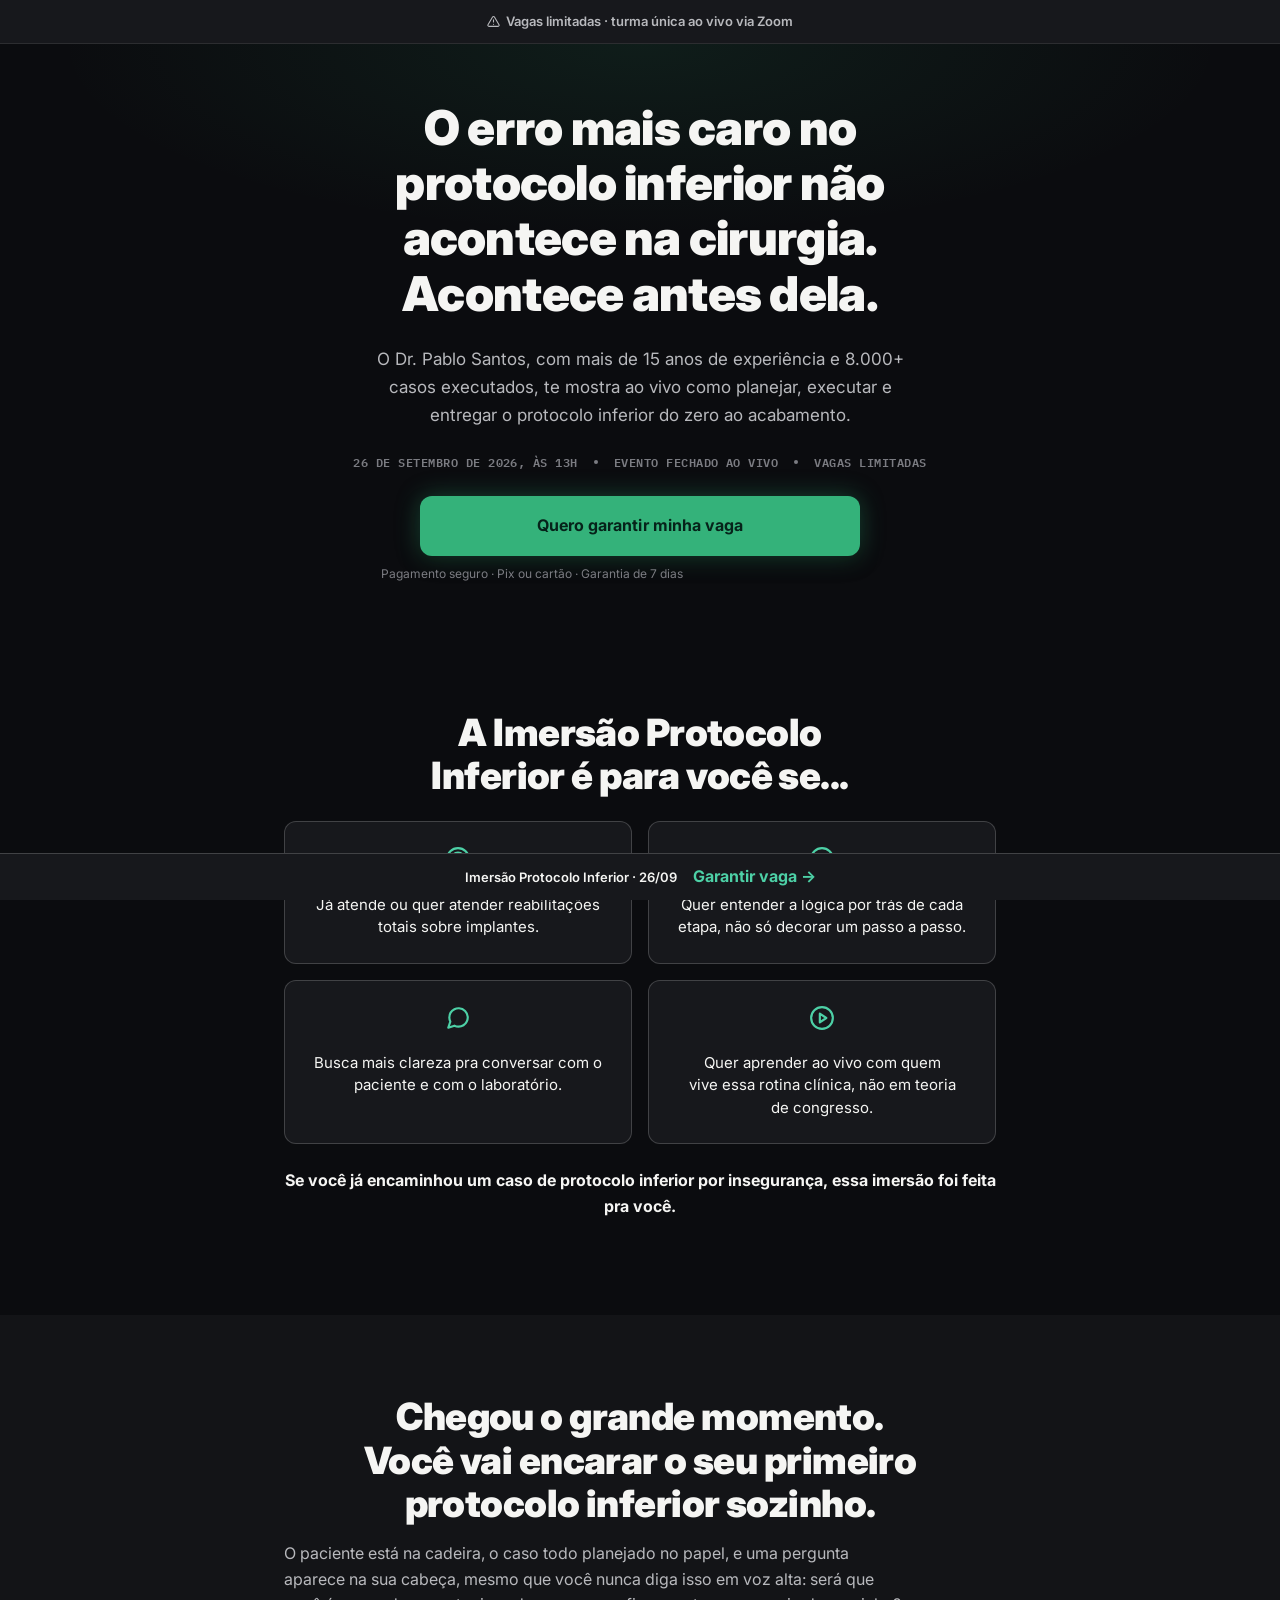
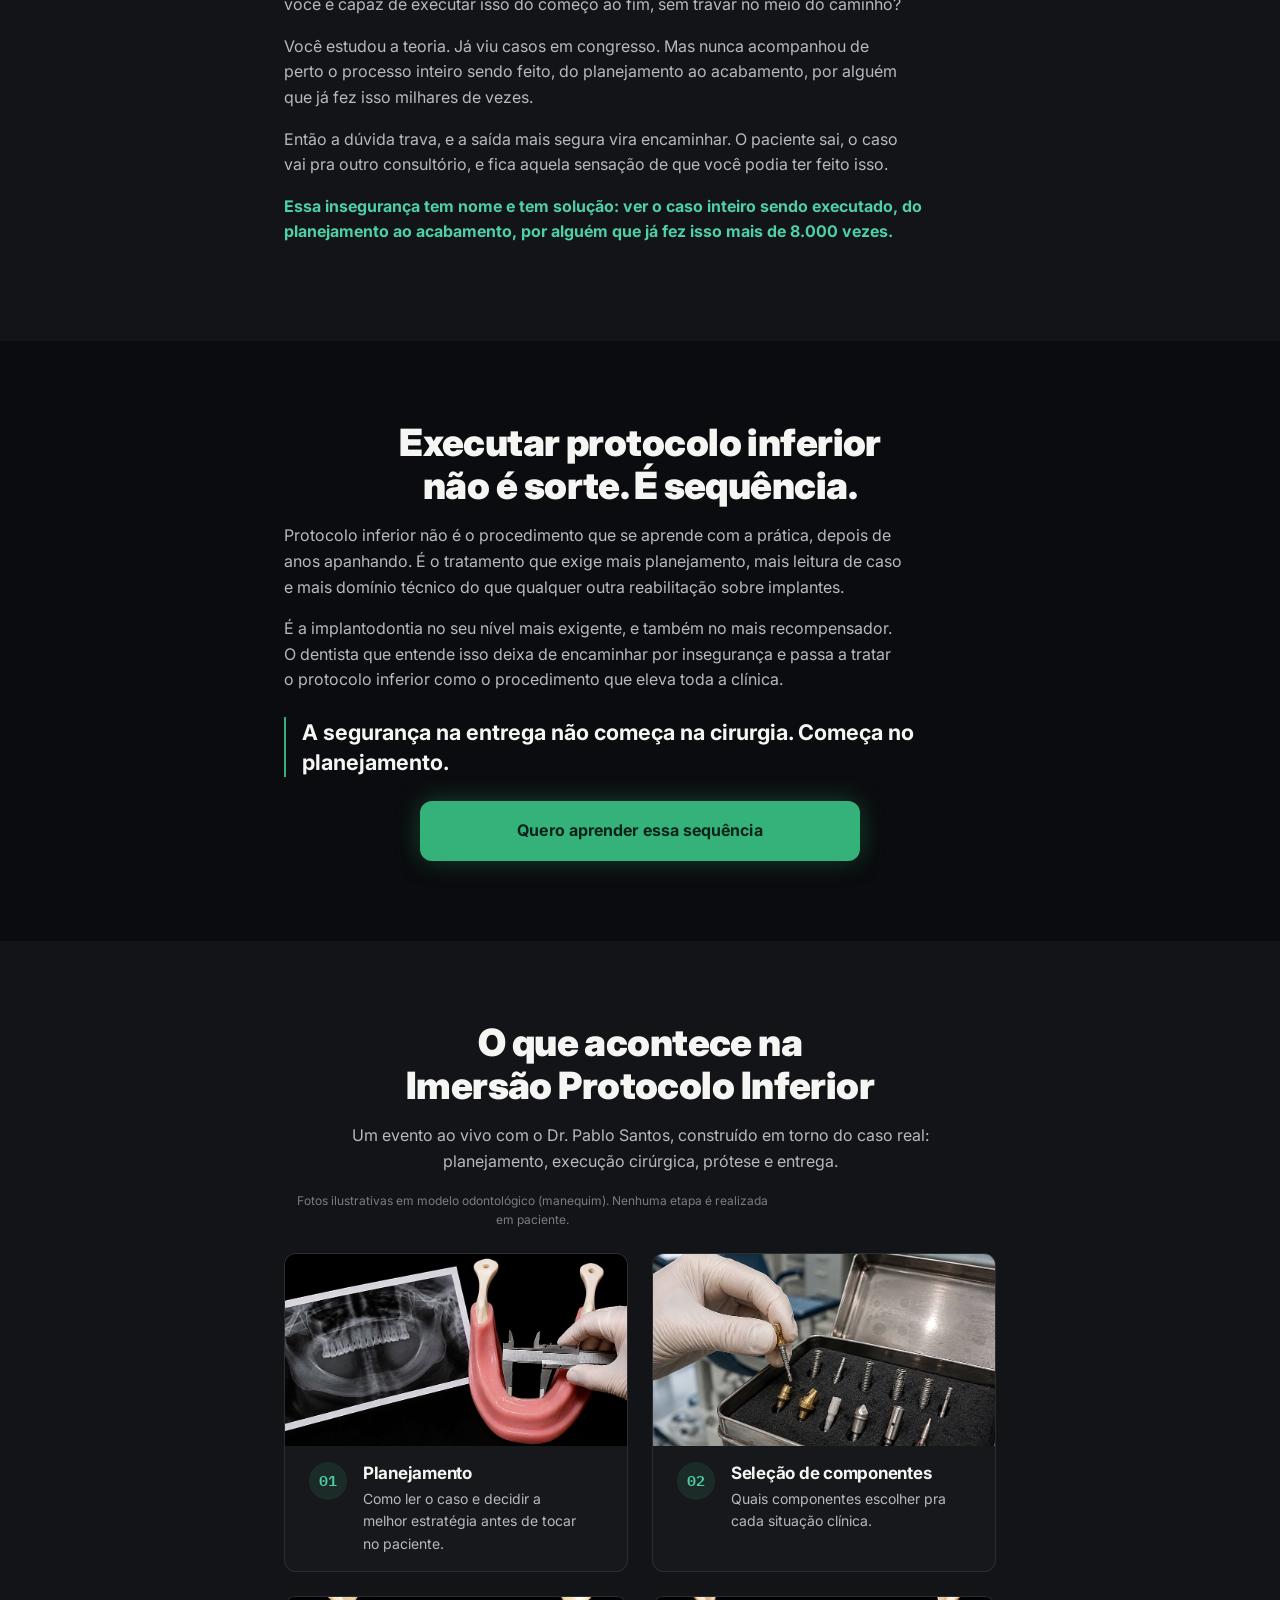
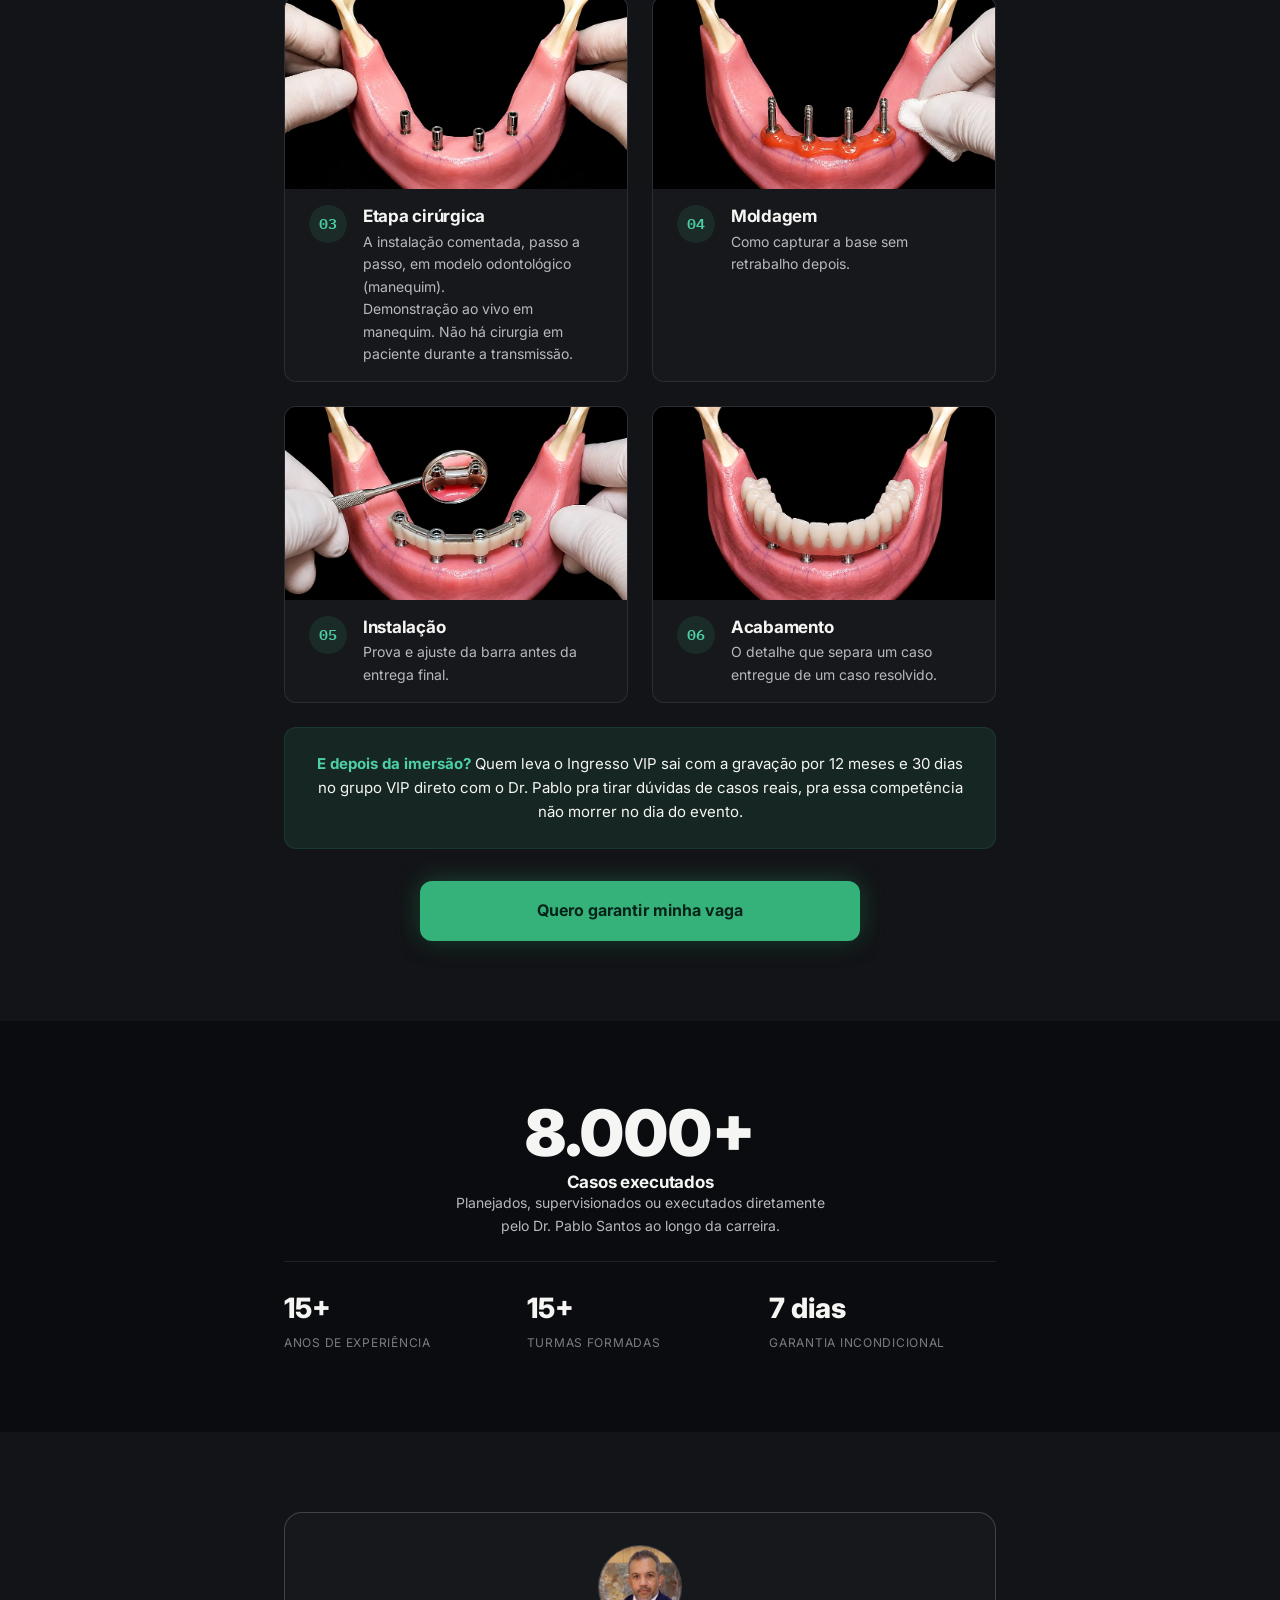
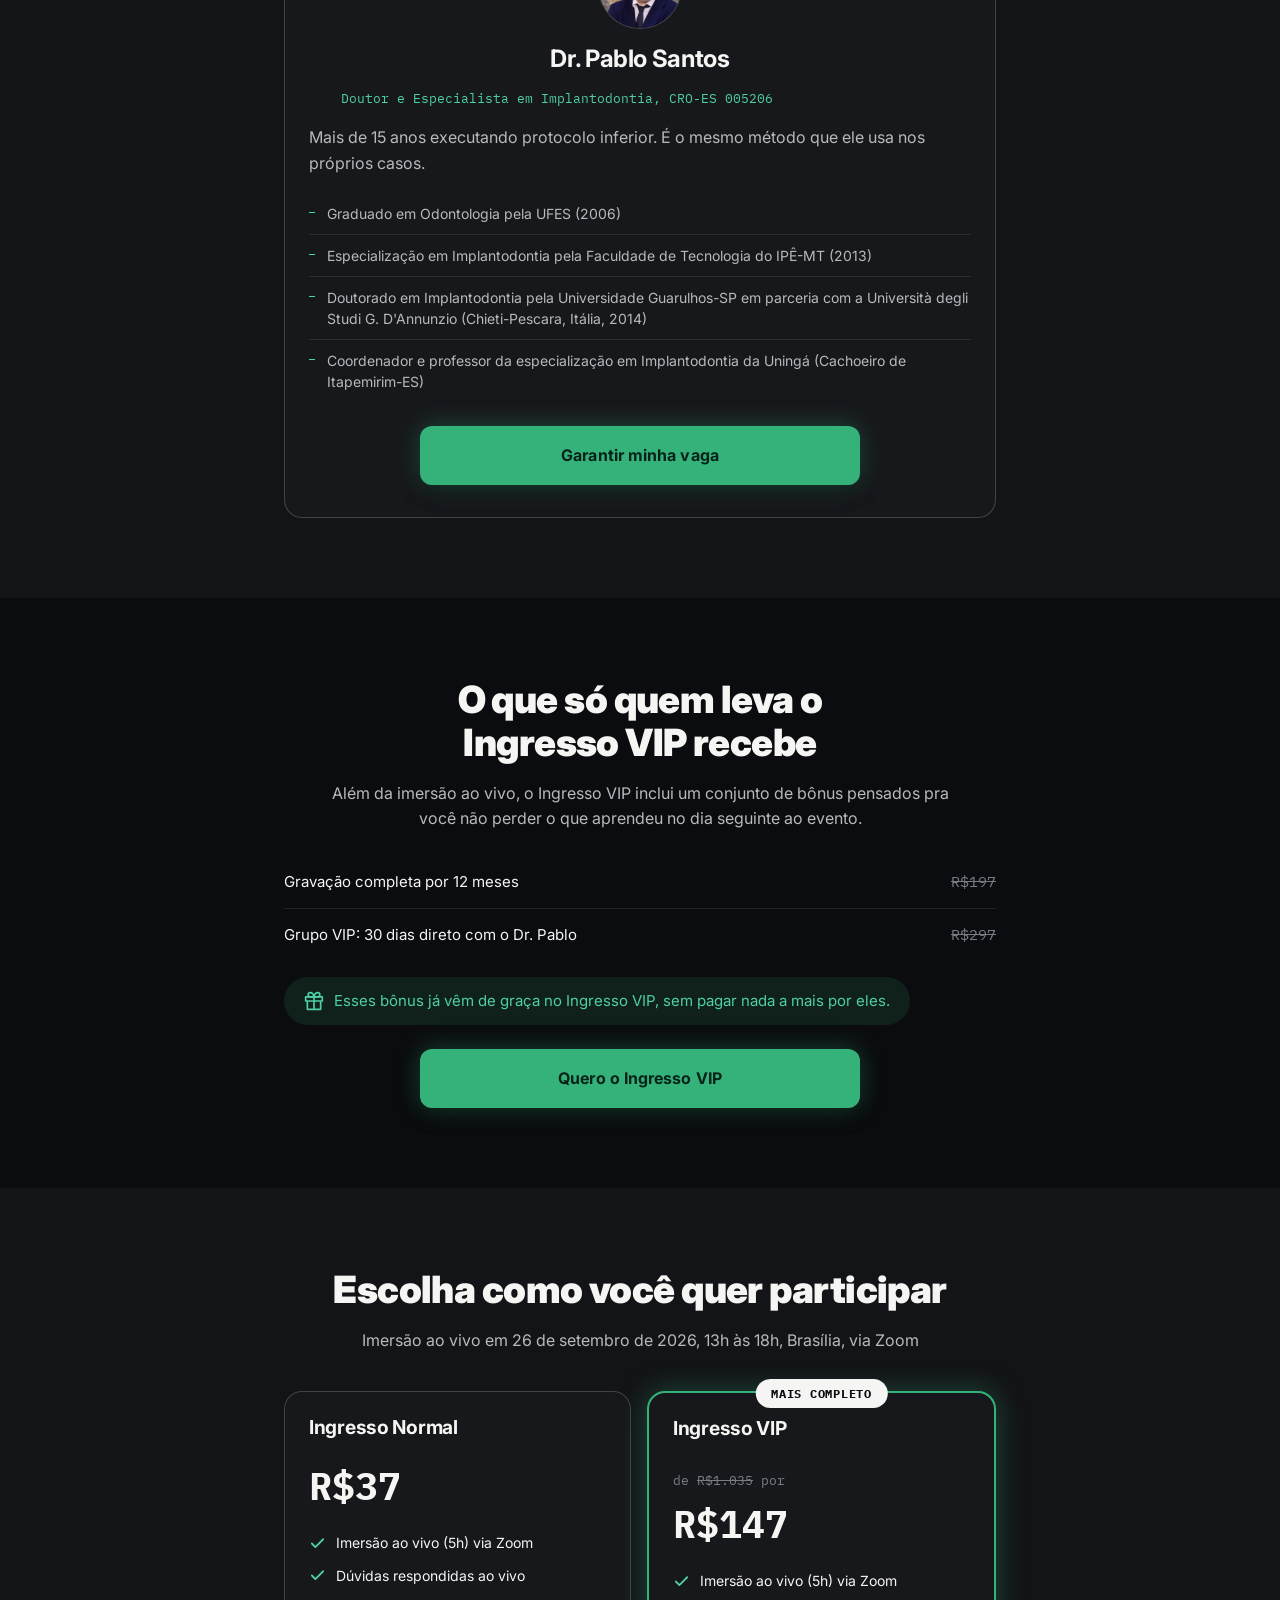
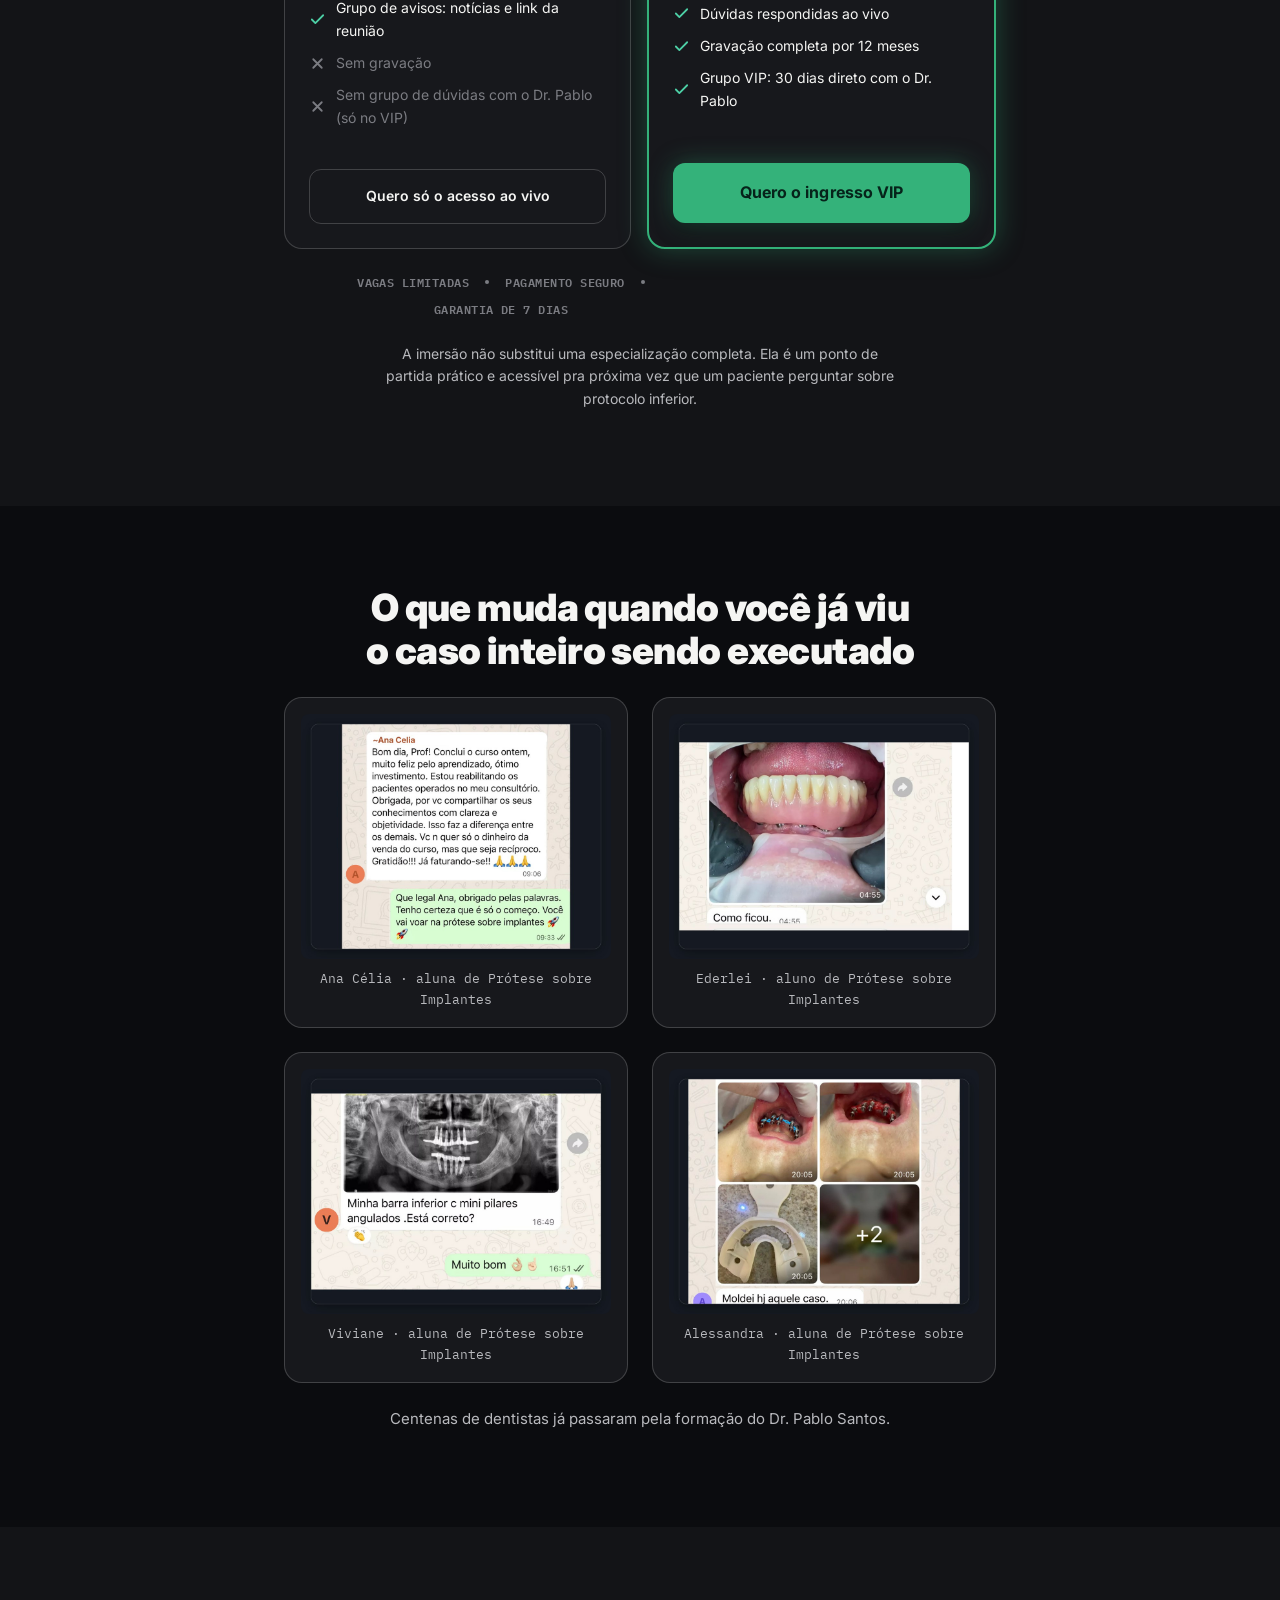
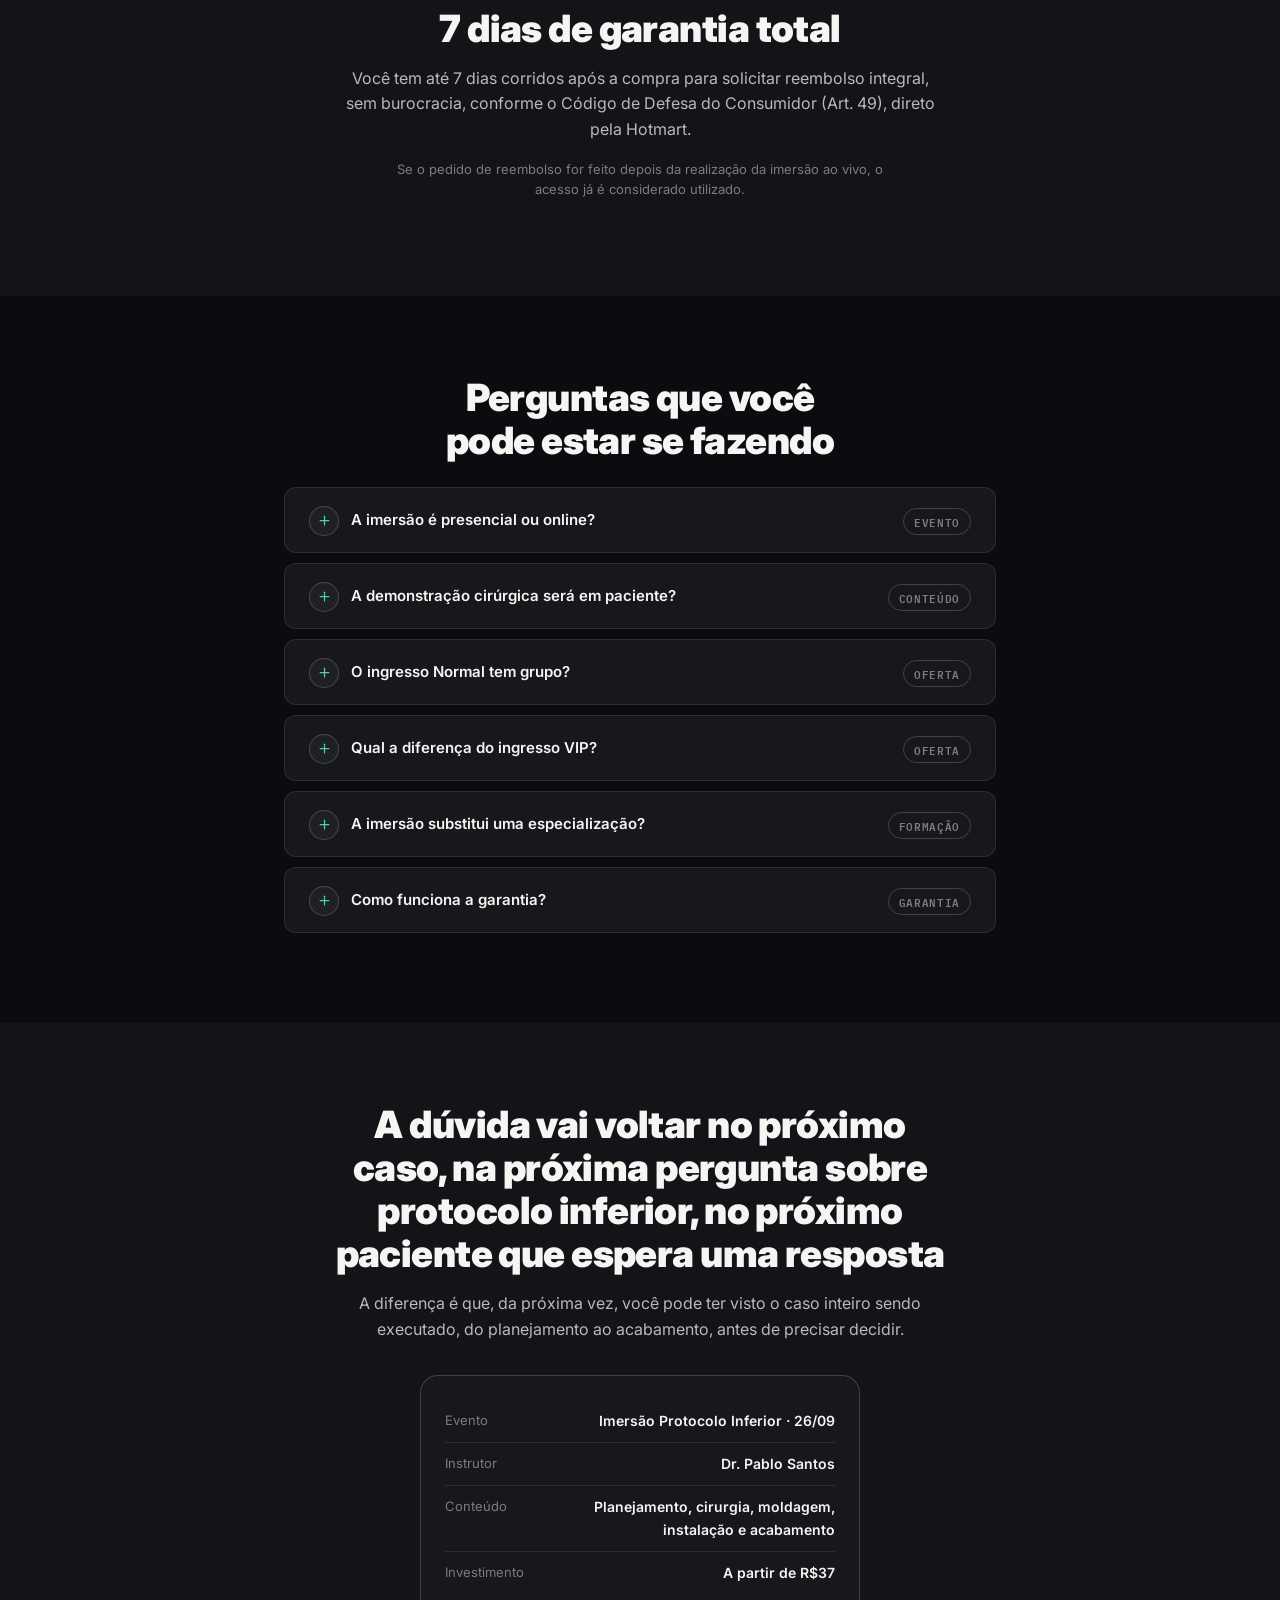
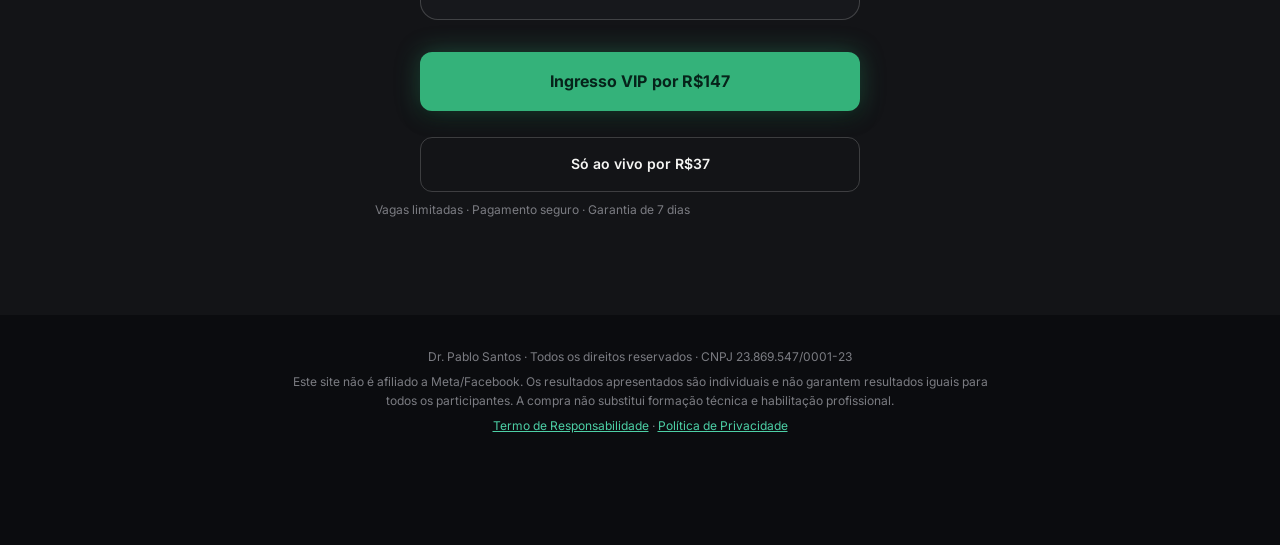
<file: paginainicial.html>
<!DOCTYPE html>
<html lang="pt-BR">
<head>
<meta charset="UTF-8">
<meta name="viewport" content="width=device-width, initial-scale=1">
<title>Imersão Protocolo Inferior · Dr. Pablo Santos</title>
<meta name="description" content="Em uma tarde ao vivo, o Dr. Pablo Santos mostra do zero ao acabamento como executar o protocolo inferior no seu consultório, 100% prático e online.">
<meta name="robots" content="noindex, follow">
<link rel="canonical" href="https://imersaoemprotocoloinferior.vercel.app/">
<meta name="theme-color" content="#0B0C0F">
<link rel="icon" type="image/svg+xml" href="/favicon.svg">

<link rel="preconnect" href="https://fonts.googleapis.com">
<link rel="preconnect" href="https://fonts.gstatic.com" crossorigin>
<link rel="preload" as="style" href="https://fonts.googleapis.com/css2?family=Inter:wght@400;500;600;700;800;900&family=IBM+Plex+Mono:wght@500;600&display=swap">
<link rel="stylesheet" href="https://fonts.googleapis.com/css2?family=Inter:wght@400;500;600;700;800;900&family=IBM+Plex+Mono:wght@500;600&display=swap" media="print" onload="this.media='all'">
<noscript><link rel="stylesheet" href="https://fonts.googleapis.com/css2?family=Inter:wght@400;500;600;700;800;900&family=IBM+Plex+Mono:wght@500;600&display=swap"></noscript>

<style>
:root{
  --bg:#0B0C0F;
  --bg-alt:#131417;
  --card:#17181C;
  --card-hi:#1E2024;
  --border:rgba(255,255,255,0.09);
  --border-strong:rgba(255,255,255,0.18);
  --text:#F5F5F3;
  --text-dim:#B8B9BD;
  --text-faint:#7B7C82;
  --green:#34B27A;
  --green-hi:#4DD0A6;
  --green-glow:rgba(52,178,122,0.35);
  --green-dim:rgba(52,178,122,0.12);
  --red:#B8452C;
  --font:'Inter', -apple-system, BlinkMacSystemFont, sans-serif;
  --font-mono:'IBM Plex Mono', ui-monospace, monospace;
  --radius-lg:18px;
  --radius-md:12px;
  --radius-sm:8px;
  --space-1:0.5rem; --space-2:1rem; --space-3:1.5rem; --space-4:2rem; --space-6:2.5rem; --space-8:2.75rem;
}
*,*::before,*::after{box-sizing:border-box}
html{
  scroll-behavior:smooth;
  -webkit-text-size-adjust:100%;text-size-adjust:100%;
  overflow-x:hidden;max-width:100%;
}
@media (prefers-reduced-motion: reduce){ html{scroll-behavior:auto} }
body{
  margin:0;background:var(--bg);color:var(--text);font-family:var(--font);
  font-size:1rem;line-height:1.6;-webkit-font-smoothing:antialiased;
  padding-top:44px;padding-bottom:72px;
  overflow-x:hidden;max-width:100%;
}
.icon{width:1em;height:1em;display:inline-block;vertical-align:-0.15em;flex-shrink:0}
h1,h2,h3{font-family:var(--font);font-weight:800;line-height:1.15;letter-spacing:-0.015em;margin:0 0 var(--space-2);color:var(--text);overflow-wrap:break-word;text-wrap:balance}
h1{font-size:clamp(2rem,6vw,3rem);font-weight:900}
h2{font-size:clamp(1.6rem,4.2vw,2.35rem);font-weight:900;text-align:center}
h3{font-size:1.2rem;font-weight:700}
p{margin:0 0 var(--space-2);color:var(--text-dim);max-width:62ch;overflow-wrap:break-word;text-wrap:pretty}
a{color:var(--green-hi)}
img{max-width:100%;display:block}
.container{max-width:680px;margin:0 auto;padding:0 var(--space-3)}
.section{padding:var(--space-8) 0}
.section-alt{background:var(--bg-alt)}
.text-center{text-align:center}
.text-left{text-align:left}
.badge-row{
  display:flex;flex-wrap:wrap;gap:8px var(--space-2);align-items:center;
  color:var(--text-faint);font-size:0.75rem;font-weight:600;font-family:var(--font-mono);
  text-transform:uppercase;letter-spacing:0.04em;
}
.badge-row span{display:inline-flex;align-items:center;gap:6px}
.badge-row .dot{width:4px;height:4px;border-radius:50%;background:var(--text-faint);flex-shrink:0}

/* Barra de topo */
.topbar{
  position:fixed;top:0;left:0;right:0;z-index:100;min-height:44px;
  background:var(--card);color:var(--text-dim);display:flex;align-items:center;justify-content:center;
  font-weight:600;font-size:0.8125rem;text-align:center;padding:8px 16px;border-bottom:1px solid var(--border);
  gap:6px;
}
.topbar__default,.topbar__today{min-width:0;overflow-wrap:break-word;display:flex;align-items:center;gap:6px}
.topbar__today{display:none;font-family:var(--font-mono);color:#fff}
.topbar.is-today{background:var(--red)}
.topbar.is-today .topbar__default{display:none}
.topbar.is-today .topbar__today{display:flex}

/* Botões */
.btn-cta{
  display:block;width:100%;background:var(--green);color:#06231a;text-align:center;
  font-weight:700;font-size:1rem;letter-spacing:0.005em;
  padding:17px 20px;border-radius:var(--radius-md);border:none;cursor:pointer;
  box-shadow:0 0 24px var(--green-glow), 0 8px 18px rgba(0,0,0,0.4);
  text-decoration:none;transition:transform 150ms ease, box-shadow 150ms ease;
}
.btn-cta:hover{transform:translateY(-1px);box-shadow:0 0 32px var(--green-glow), 0 10px 22px rgba(0,0,0,0.45)}
.btn-cta:active{transform:translateY(0)}
.btn-secondary-outline{
  display:block;width:100%;box-sizing:border-box;background:transparent;color:var(--text);text-align:center;
  font-size:0.875rem;font-weight:600;padding:15px;margin-top:var(--space-2);
  border:1px solid var(--border-strong);border-radius:var(--radius-md);text-decoration:none;
}
.secure-note{text-align:center;color:var(--text-faint);font-size:0.75rem;margin-top:var(--space-1)}

/* Card genérico */
.card{
  background:var(--card);border:1px solid var(--border-strong);border-radius:var(--radius-lg);
  padding:var(--space-4) var(--space-3);
}

/* Contador */
.countdown{display:flex;justify-content:center;gap:10px;margin:var(--space-2) 0}
.countdown__unit{
  display:flex;flex-direction:column;align-items:center;min-width:56px;
  background:var(--card-hi);border:1px solid var(--border-strong);border-radius:var(--radius-sm);
  padding:10px 6px;
}
.countdown__value{font-family:var(--font-mono);font-size:1.4rem;font-weight:600;color:var(--green-hi);line-height:1}
.countdown__label{font-size:0.6875rem;color:var(--text-faint);text-transform:uppercase;letter-spacing:0.08em;margin-top:2px}

/* Hero */
.hero{
  padding:var(--space-6) 0 var(--space-4);position:relative;
  background:radial-gradient(ellipse 70% 50% at 50% 0%, rgba(52,178,122,0.10) 0%, transparent 65%);
}
.hero h1{text-align:center;margin:0 auto var(--space-3);max-width:20ch}
.hero__sub{text-align:center;font-size:1.0625rem;line-height:1.65;margin-left:auto;margin-right:auto;max-width:52ch}
.hero__meta{justify-content:center;margin:var(--space-3) 0}
.hero__cta{margin-top:var(--space-3)}

/* Etapas */
.steps{display:flex;flex-direction:column;gap:var(--space-2);margin-top:var(--space-3)}
.step-card{
  background:var(--card);border:1px solid var(--border);border-radius:var(--radius-md);
  overflow:hidden;
}
.step-card__img{width:100%;aspect-ratio:16/9;height:auto;object-fit:cover;display:block}
.step-card__body{padding:var(--space-2) var(--space-3);display:flex;gap:var(--space-2);align-items:flex-start}
.step-card__num{
  flex-shrink:0;width:38px;height:38px;border-radius:50%;background:var(--green-dim);
  color:var(--green-hi);font-family:var(--font-mono);font-weight:600;font-size:0.9375rem;
  display:flex;align-items:center;justify-content:center;
}
.step-card h3{margin:2px 0 4px;font-size:1.0625rem;text-align:left}
.step-card p{font-size:0.875rem;margin:0;color:var(--text-dim)}
.step-card__note{font-size:0.8125rem;color:var(--text-faint);margin-top:6px}
.continuidade{
  margin-top:var(--space-3);border:1px solid var(--green-dim);background:var(--green-dim);
  border-radius:var(--radius-md);padding:var(--space-3);
}
.continuidade p{color:var(--text);margin:0;font-size:0.9375rem;line-height:1.6;text-align:center;max-width:none}
.continuidade strong{color:var(--green-hi)}

/* Números */
.stats-hero{
  display:flex;flex-direction:column;align-items:center;text-align:center;gap:var(--space-3);
  padding-bottom:var(--space-3);border-bottom:1px solid var(--border);
}
.stats-hero__main{display:flex;flex-direction:column;align-items:center;gap:8px}
.stats-hero__number{font-family:var(--font);font-size:clamp(2.5rem,10vw,4rem);font-weight:900;color:var(--text);line-height:1}
.stats-hero__main h3{margin:0;font-size:1.0625rem}
.stats-hero__main p{margin:0;font-size:0.875rem;max-width:44ch}
.stats-row{display:grid;grid-template-columns:repeat(3,1fr);gap:var(--space-2);margin-top:var(--space-3);width:100%}
.stats-row__item strong{display:block;font-family:var(--font);font-size:1.5rem;font-weight:800;color:var(--text)}
.stats-row__item span{display:block;font-size:0.6875rem;color:var(--text-faint);text-transform:uppercase;letter-spacing:0.04em;margin-top:2px}
@media (min-width:480px){
  .stats-row__item strong{font-size:1.75rem}
  .stats-row__item span{font-size:0.75rem;letter-spacing:0.06em}
}

/* Autoridade */
.authority-card{text-align:center}
.authority-card__avatar{
  width:84px;height:84px;border-radius:50%;background:var(--card-hi);border:1px solid var(--border-strong);
  margin:0 auto var(--space-2);object-fit:cover;
}
.authority-card__credential{color:var(--green-hi);font-family:var(--font-mono);font-size:0.8125rem;margin-bottom:var(--space-2)}
.formation-list{list-style:none;margin:0 0 var(--space-3);padding:0;text-align:left}
.formation-list li{
  position:relative;padding:10px 0 10px 18px;color:var(--text-dim);font-size:0.875rem;line-height:1.5;
  border-bottom:1px solid var(--border);
}
.formation-list li:last-child{border-bottom:none}
.formation-list li::before{content:'';position:absolute;left:0;top:19px;width:6px;height:1px;background:var(--green-hi)}

/* Depoimentos */
.testimonial-grid{display:grid;grid-template-columns:1fr;gap:var(--space-3);margin-top:var(--space-3)}
.testimonial-item{
  margin:0;background:var(--card);border:1px solid var(--border-strong);border-radius:var(--radius-lg);
  padding:var(--space-2);
}
.testimonial-item img{width:100%;height:auto;border-radius:var(--radius-sm);display:block}
.testimonial-item figcaption{margin-top:10px;text-align:center;font-family:var(--font-mono);font-size:0.8125rem;color:var(--text-dim)}

/* Para quem é — cards com ícone */
.audience-grid{display:grid;grid-template-columns:1fr;gap:var(--space-2);margin-top:var(--space-3)}
.audience-card{
  background:var(--card);border:1px solid var(--border-strong);border-radius:var(--radius-md);
  padding:var(--space-3);text-align:center;
}
.audience-card .icon{width:26px;height:26px;color:var(--green-hi);margin:0 auto var(--space-2)}
.audience-card p{margin:0;color:var(--text);font-size:0.9375rem;line-height:1.5;max-width:none}
@media (min-width:560px){ .audience-grid{grid-template-columns:1fr 1fr} }

/* Oferta (lista de bônus valorados) */
.offer__list{list-style:none;margin:var(--space-3) 0 0;padding:0}
.offer__list li{
  display:flex;justify-content:space-between;align-items:center;gap:var(--space-2);
  padding:14px 0;border-bottom:1px solid var(--border);font-size:0.9375rem;color:var(--text);
}
.offer__list li:last-child{border-bottom:none}
.offer__list li>span:first-child{min-width:0;overflow-wrap:break-word}
.offer__price{font-family:var(--font-mono);color:var(--text-faint);text-decoration:line-through;white-space:nowrap;flex-shrink:0}
/* Selo de economia — de propósito sem número isolado em destaque, pra
   não parecer o preço do ingresso: uma frase única, em badge. */
.offer__savings{
  display:inline-flex;align-items:center;gap:10px;
  background:var(--green-dim);color:var(--green-hi);
  padding:12px 20px;border-radius:999px;margin-top:var(--space-2);
  font-size:0.9375rem;
}
.offer__savings svg{width:20px;height:20px;flex-shrink:0}
.offer__savings strong{font-weight:700}

/* Pricing */
.pricing-grid{display:flex;flex-direction:column;gap:var(--space-2);margin-top:var(--space-3)}
.pricing-card{background:var(--card);border:1px solid var(--border-strong);border-radius:var(--radius-lg);padding:var(--space-3);position:relative;margin-top:14px}
.pricing-card--vip{border:2px solid var(--green);box-shadow:0 0 28px var(--green-glow)}
.pricing-card__badge{
  position:absolute;top:-14px;left:50%;transform:translateX(-50%);background:var(--text);color:var(--bg);
  font-family:var(--font-mono);font-size:0.75rem;font-weight:700;letter-spacing:0.06em;text-transform:uppercase;
  padding:5px 16px;border-radius:999px;white-space:nowrap;
}
.pricing-card__was{font-family:var(--font-mono);font-size:0.8125rem;color:var(--text-faint);margin:var(--space-2) 0 0}
.pricing-card__price{font-family:var(--font-mono);font-size:2.35rem;font-weight:700;margin:2px 0 var(--space-2);color:var(--text)}
.pricing-card h3{text-align:left}
.pricing-card ul{list-style:none;margin:0 0 var(--space-3);padding:0;display:flex;flex-direction:column;gap:10px}
.pricing-card li{font-size:0.875rem;display:flex;align-items:center;gap:10px;color:var(--text)}
.pricing-card li.no{color:var(--text-faint)}
.pricing-card li .icon{width:17px;height:17px;flex-shrink:0;color:var(--green-hi)}
.pricing-card li.no .icon{color:var(--text-faint)}

/* FAQ */
.faq-item{
  background:var(--card);border:1px solid var(--border);border-radius:var(--radius-md);
  padding:var(--space-2) var(--space-3);margin-bottom:10px;
}
.faq-item summary{
  cursor:pointer;font-weight:600;font-size:0.9375rem;color:var(--text);list-style:none;
  display:flex;align-items:flex-start;gap:12px;
}
.faq-item summary::-webkit-details-marker{display:none}
.faq-item__icon{
  flex-shrink:0;width:30px;height:30px;border-radius:50%;background:var(--card-hi);
  border:1px solid var(--border-strong);display:flex;align-items:center;justify-content:center;color:var(--green-hi);
  margin-top:2px;
}
.faq-item__icon .icon{width:15px;height:15px}
.faq-item__icon-minus{display:none}
.faq-item[open] .faq-item__icon-plus{display:none}
.faq-item[open] .faq-item__icon-minus{display:block}
.faq-item__question{flex:1;min-width:0;padding-top:4px;text-align:left}
.faq-item__tag{
  flex-shrink:0;font-family:var(--font-mono);font-size:0.6875rem;text-transform:uppercase;letter-spacing:0.06em;
  color:var(--text-faint);border:1px solid var(--border-strong);border-radius:999px;padding:4px 10px;margin-top:4px;
}
.faq-item p{font-size:0.875rem;margin:var(--space-2) 0 0 42px;color:var(--text-dim);text-align:left}
@media (max-width:400px){ .faq-item__tag{display:none} }

/* Resumo da oferta (CTA final) */
.offer-summary{
  background:var(--card);border:1px solid var(--border-strong);border-radius:var(--radius-lg);
  padding:var(--space-3);margin:var(--space-4) auto;max-width:440px;text-align:left;
}
.offer-summary__row{display:flex;justify-content:space-between;gap:var(--space-2);padding:10px 0;border-bottom:1px solid var(--border)}
.offer-summary__row:last-child{border-bottom:none}
.offer-summary__row span:first-child{color:var(--text-faint);font-size:0.8125rem}
.offer-summary__row span:last-child{color:var(--text);font-weight:600;font-size:0.875rem;text-align:right}

/* Barra fixa inferior */
.bottombar{
  position:fixed;bottom:0;left:0;right:0;z-index:100;background:var(--card);border-top:1px solid var(--border-strong);
  display:flex;align-items:center;justify-content:center;gap:var(--space-2);padding:10px 16px;text-decoration:none;
}
.bottombar span{color:var(--text);font-weight:600;font-size:0.8125rem}
.bottombar strong{color:var(--green-hi)}

footer{padding:var(--space-4) 0;text-align:center}
footer p{color:var(--text-faint);font-size:0.75rem;margin:0 0 6px;max-width:none}

@media (min-width:640px){
  .container{max-width:600px}
  .pricing-grid{flex-direction:row;align-items:stretch}
  .pricing-card{flex:1;display:flex;flex-direction:column}
  .pricing-card--vip{order:0}
  .pricing-card ul{flex:1}
  .testimonial-grid{grid-template-columns:1fr 1fr}
}

/* Telas de celular em geral (até iPhone Pro Max/Plus, ~430px) */
@media (max-width:430px){
  .btn-cta{font-size:0.75rem;letter-spacing:0;padding:15px 10px}
  .btn-secondary-outline{font-size:0.6875rem;padding:13px 8px}
  .badge-row{gap:6px 10px;font-size:0.625rem}
  .secure-note{font-size:0.625rem}
}

/* Desktop (≥1024px) */
@media (min-width:1024px){
  :root{ --space-8:5rem; --space-6:3.5rem; }
  .container{max-width:760px}
  .steps{display:grid;grid-template-columns:1fr 1fr;gap:var(--space-3)}
  .btn-cta,.btn-secondary-outline{max-width:440px;margin-left:auto;margin-right:auto}
  .pricing-card .btn-cta,.pricing-card .btn-secondary-outline{max-width:none;margin-left:0;margin-right:0}
}
</style>
</head>
<body>

<!-- Meta Pixel Code -->
<!--
  Esta página NÃO dispara o evento Purchase. A Hotmart já dispara
  Purchase nativamente (Pixel + API de Conversões) na venda concluída.
  Aqui só disparamos PageView + eventos customizados de clique no
  checkout, pra otimização de campanha sem duplicar a conversão.
-->
<script>
(function(){
  var PIXEL_ID = '1475250366739996';
  !function(f,b,e,v,n,t,s)
  {if(f.fbq)return;n=f.fbq=function(){n.callMethod?
  n.callMethod.apply(n,arguments):n.queue.push(arguments)};
  if(!f._fbq)f._fbq=n;n.push=n;n.loaded=!0;n.version='2.0';
  n.queue=[];t=b.createElement(e);t.async=!0;
  t.src=v;s=b.getElementsByTagName(e)[0];
  s.parentNode.insertBefore(t,s)}(window, document,'script',
  'https://connect.facebook.net/en_US/fbevents.js');
  fbq('init', PIXEL_ID);
  fbq('track', 'PageView');
})();
</script>
<!-- End Meta Pixel Code -->

<div class="topbar">
  <span class="topbar__default"><svg class="icon" viewBox="0 0 24 24" fill="none" stroke="currentColor" stroke-width="2" stroke-linecap="round" stroke-linejoin="round" aria-hidden="true"><path d="M10.29 3.86 1.82 18a2 2 0 0 0 1.71 3h16.94a2 2 0 0 0 1.71-3L13.71 3.86a2 2 0 0 0-3.42 0z"/><line x1="12" y1="9" x2="12" y2="13"/><line x1="12" y1="17" x2="12.01" y2="17"/></svg> Vagas limitadas · turma única ao vivo via Zoom</span>
  <span class="topbar__today" data-day-countdown-target="2026-09-26T13:00:00-03:00" hidden>
    <svg class="icon" viewBox="0 0 24 24" fill="currentColor" aria-hidden="true"><circle cx="12" cy="12" r="8"/></svg> HOJE · Começa às 13h · <span data-unit="hours">00</span>:<span data-unit="minutes">00</span>:<span data-unit="seconds">00</span>
  </span>
</div>

<!-- HERO -->
<header class="hero">
  <div class="container">
    <h1>O erro mais caro no protocolo inferior não acontece na cirurgia. Acontece antes dela.</h1>
    <p class="hero__sub">O Dr. Pablo Santos, com mais de 15 anos de experiência e 8.000+ casos executados, te mostra ao vivo como planejar, executar e entregar o protocolo inferior do zero ao acabamento.</p>
    <div class="badge-row hero__meta">
      <span>26 de setembro de 2026, às 13h</span><span class="dot"></span>
      <span>Evento fechado ao vivo</span><span class="dot"></span>
      <span>Vagas limitadas</span>
    </div>
    <div class="countdown countdown--week" data-countdown-target="2026-09-26T13:00:00-03:00" aria-live="off" style="display:none">
      <div class="countdown__unit"><span class="countdown__value" data-unit="days">–</span><span class="countdown__label">dias</span></div>
      <div class="countdown__unit"><span class="countdown__value" data-unit="hours">–</span><span class="countdown__label">h</span></div>
      <div class="countdown__unit"><span class="countdown__value" data-unit="minutes">–</span><span class="countdown__label">min</span></div>
      <div class="countdown__unit"><span class="countdown__value" data-unit="seconds">–</span><span class="countdown__label">s</span></div>
    </div>
    <div class="hero__cta">
      <a href="https://pay.hotmart.com/T107102854C?off=6p5c5xrj" data-checkout="vip" class="btn-cta">Quero garantir minha vaga</a>
      <p class="secure-note">Pagamento seguro · Pix ou cartão · Garantia de 7 dias</p>
    </div>
  </div>
</header>

<!-- PARA QUEM É -->
<section class="section">
  <div class="container">
    <h2>A Imersão Protocolo Inferior é para você se...</h2>
    <div class="audience-grid">
      <div class="audience-card">
        <svg class="icon" viewBox="0 0 24 24" fill="none" stroke="currentColor" stroke-width="2" stroke-linecap="round" stroke-linejoin="round" aria-hidden="true"><circle cx="12" cy="12" r="10"/><circle cx="12" cy="12" r="6"/><circle cx="12" cy="12" r="2"/></svg>
        <p>Já atende ou quer atender reabilitações totais sobre implantes.</p>
      </div>
      <div class="audience-card">
        <svg class="icon" viewBox="0 0 24 24" fill="none" stroke="currentColor" stroke-width="2" stroke-linecap="round" stroke-linejoin="round" aria-hidden="true"><circle cx="12" cy="12" r="10"/><polygon points="16.24 7.76 14.12 14.12 7.76 16.24 9.88 9.88 16.24 7.76"/></svg>
        <p>Quer entender a lógica por trás de cada etapa, não só decorar um passo a passo.</p>
      </div>
      <div class="audience-card">
        <svg class="icon" viewBox="0 0 24 24" fill="none" stroke="currentColor" stroke-width="2" stroke-linecap="round" stroke-linejoin="round" aria-hidden="true"><path d="M21 11.5a8.38 8.38 0 0 1-.9 3.8 8.5 8.5 0 0 1-7.6 4.7 8.38 8.38 0 0 1-3.8-.9L3 21l1.9-5.7a8.38 8.38 0 0 1-.9-3.8 8.5 8.5 0 0 1 4.7-7.6 8.38 8.38 0 0 1 3.8-.9h.5a8.48 8.48 0 0 1 8 8v.5z"/></svg>
        <p>Busca mais clareza pra conversar com o paciente e com o laboratório.</p>
      </div>
      <div class="audience-card">
        <svg class="icon" viewBox="0 0 24 24" fill="none" stroke="currentColor" stroke-width="2" stroke-linecap="round" stroke-linejoin="round" aria-hidden="true"><circle cx="12" cy="12" r="10"/><polygon points="10 8 16 12 10 16 10 8"/></svg>
        <p>Quer aprender ao vivo com quem vive essa rotina clínica, não em teoria de congresso.</p>
      </div>
    </div>
    <p class="text-center" style="margin-top:var(--space-3);font-weight:700;color:var(--text);max-width:none">Se você já encaminhou um caso de protocolo inferior por insegurança, essa imersão foi feita pra você.</p>
  </div>
</section>

<!-- O PROBLEMA -->
<section class="section section-alt">
  <div class="container">
    <h2>Chegou o grande momento. Você vai encarar o seu primeiro protocolo inferior sozinho.</h2>
    <p>O paciente está na cadeira, o caso todo planejado no papel, e uma pergunta aparece na sua cabeça, mesmo que você nunca diga isso em voz alta: será que você é capaz de executar isso do começo ao fim, sem travar no meio do caminho?</p>
    <p>Você estudou a teoria. Já viu casos em congresso. Mas nunca acompanhou de perto o processo inteiro sendo feito, do planejamento ao acabamento, por alguém que já fez isso milhares de vezes.</p>
    <p>Então a dúvida trava, e a saída mais segura vira encaminhar. O paciente sai, o caso vai pra outro consultório, e fica aquela sensação de que você podia ter feito isso.</p>
    <p style="color:var(--green-hi);font-weight:700">Essa insegurança tem nome e tem solução: ver o caso inteiro sendo executado, do planejamento ao acabamento, por alguém que já fez isso mais de 8.000 vezes.</p>
  </div>
</section>

<!-- A VIRADA -->
<section class="section" id="metodo">
  <div class="container">
    <h2>Executar protocolo inferior não é sorte. É sequência.</h2>
    <p>Protocolo inferior não é o procedimento que se aprende com a prática, depois de anos apanhando. É o tratamento que exige mais planejamento, mais leitura de caso e mais domínio técnico do que qualquer outra reabilitação sobre implantes.</p>
    <p>É a implantodontia no seu nível mais exigente, e também no mais recompensador. O dentista que entende isso deixa de encaminhar por insegurança e passa a tratar o protocolo inferior como o procedimento que eleva toda a clínica.</p>
    <blockquote style="border-left:2px solid var(--green);padding-left:var(--space-2);margin:var(--space-3) 0;font-size:1.35rem;font-weight:700;color:var(--text);line-height:1.4">A segurança na entrega não começa na cirurgia. Começa no planejamento.</blockquote>
    <a href="#oferta" class="btn-cta" style="margin-top:var(--space-2)">Quero aprender essa sequência</a>
  </div>
</section>

<!-- O QUE ACONTECE NA IMERSÃO -->
<section class="section section-alt">
  <div class="container">
    <h2>O que acontece na Imersão Protocolo Inferior</h2>
    <p style="text-align:center;margin-left:auto;margin-right:auto">Um evento ao vivo com o Dr. Pablo Santos, construído em torno do caso real: planejamento, execução cirúrgica, prótese e entrega.</p>
    <p class="secure-note" style="margin-bottom:var(--space-2)">Fotos ilustrativas em modelo odontológico (manequim). Nenhuma etapa é realizada em paciente.</p>
    <div class="steps">
      <div class="step-card">
        <img class="step-card__img" src="step-planejamento.jpg" alt="Régua digital medindo a largura do rebordo ósseo em modelo odontológico, ao lado de uma radiografia panorâmica" loading="lazy" decoding="async" width="900" height="675">
        <div class="step-card__body">
          <span class="step-card__num">01</span>
          <div><h3>Planejamento</h3><p>Como ler o caso e decidir a melhor estratégia antes de tocar no paciente.</p></div>
        </div>
      </div>
      <div class="step-card">
        <img class="step-card__img" src="step-selecao.jpg" alt="Mão segurando um componente protético ao lado de uma bandeja com pilares e parafusos de implante" loading="lazy" decoding="async" width="900" height="675">
        <div class="step-card__body">
          <span class="step-card__num">02</span>
          <div><h3>Seleção de componentes</h3><p>Quais componentes escolher pra cada situação clínica.</p></div>
        </div>
      </div>
      <div class="step-card">
        <img class="step-card__img" src="step-cirurgica.jpg" alt="Modelo odontológico (manequim) com quatro análogos de implante instalados no rebordo inferior" loading="lazy" decoding="async" width="900" height="675">
        <div class="step-card__body">
          <span class="step-card__num">03</span>
          <div>
            <h3>Etapa cirúrgica</h3>
            <p>A instalação comentada, passo a passo, em modelo odontológico (manequim).</p>
            <p class="step-card__note">Demonstração ao vivo em manequim. Não há cirurgia em paciente durante a transmissão.</p>
          </div>
        </div>
      </div>
      <div class="step-card">
        <img class="step-card__img" src="step-moldagem.jpg" alt="Pinos de transferência splintados com resina sobre o modelo odontológico, para a moldagem de precisão" loading="lazy" decoding="async" width="900" height="675">
        <div class="step-card__body">
          <span class="step-card__num">04</span>
          <div><h3>Moldagem</h3><p>Como capturar a base sem retrabalho depois.</p></div>
        </div>
      </div>
      <div class="step-card">
        <img class="step-card__img" src="step-instalacao.jpg" alt="Barra protética sendo provada sobre os implantes do modelo odontológico, com espelho clínico ao fundo" loading="lazy" decoding="async" width="900" height="675">
        <div class="step-card__body">
          <span class="step-card__num">05</span>
          <div><h3>Instalação</h3><p>Prova e ajuste da barra antes da entrega final.</p></div>
        </div>
      </div>
      <div class="step-card">
        <img class="step-card__img" src="step-acabamento.jpg" alt="Prótese protocolo finalizada e polida, instalada sobre os implantes do modelo odontológico" loading="lazy" decoding="async" width="900" height="675">
        <div class="step-card__body">
          <span class="step-card__num">06</span>
          <div><h3>Acabamento</h3><p>O detalhe que separa um caso entregue de um caso resolvido.</p></div>
        </div>
      </div>
    </div>
    <div class="continuidade">
      <p><strong>E depois da imersão?</strong> Quem leva o Ingresso VIP sai com a gravação por 12 meses e 30 dias no grupo VIP direto com o Dr. Pablo pra tirar dúvidas de casos reais, pra essa competência não morrer no dia do evento.</p>
    </div>
    <a href="#oferta" class="btn-cta" style="margin-top:var(--space-4)">Quero garantir minha vaga</a>
  </div>
</section>

<!-- NÚMEROS -->
<section class="section">
  <div class="container">
    <div class="stats-hero">
      <div class="stats-hero__main">
        <span class="stats-hero__number">8.000+</span>
        <div>
          <h3>Casos executados</h3>
          <p>Planejados, supervisionados ou executados diretamente pelo Dr. Pablo Santos ao longo da carreira.</p>
        </div>
      </div>
    </div>
    <div class="stats-row">
      <div class="stats-row__item"><strong>15+</strong><span>Anos de experiência</span></div>
      <div class="stats-row__item"><strong>15+</strong><span>Turmas formadas</span></div>
      <div class="stats-row__item"><strong>7 dias</strong><span>Garantia incondicional</span></div>
    </div>
  </div>
</section>

<!-- QUEM ENSINA -->
<section class="section section-alt">
  <div class="container">
    <div class="card authority-card">
      <img class="authority-card__avatar" src="dr-pablo.jpg" alt="Dr. Pablo Santos" loading="lazy" decoding="async" width="84" height="84">
      <h3 style="font-size:1.5rem">Dr. Pablo Santos</h3>
      <p class="authority-card__credential">Doutor e Especialista em Implantodontia, CRO-ES 005206</p>
      <p style="text-align:left">Mais de 15 anos executando protocolo inferior. É o mesmo método que ele usa nos próprios casos.</p>
      <ul class="formation-list">
        <li>Graduado em Odontologia pela UFES (2006)</li>
        <li>Especialização em Implantodontia pela Faculdade de Tecnologia do IPÊ-MT (2013)</li>
        <li>Doutorado em Implantodontia pela Universidade Guarulhos-SP em parceria com a Università degli Studi G. D'Annunzio (Chieti-Pescara, Itália, 2014)</li>
        <li>Coordenador e professor da especialização em Implantodontia da Uningá (Cachoeiro de Itapemirim-ES)</li>
      </ul>
      <a href="#oferta" class="btn-cta">Garantir minha vaga</a>
    </div>
  </div>
</section>

<!-- BÔNUS VIP -->
<section class="section">
  <div class="container">
    <h2>O que só quem leva o Ingresso VIP recebe</h2>
    <p class="text-center" style="margin-left:auto;margin-right:auto">Além da imersão ao vivo, o Ingresso VIP inclui um conjunto de bônus pensados pra você não perder o que aprendeu no dia seguinte ao evento.</p>
    <ul class="offer__list">
      <li><span>Gravação completa por 12 meses</span><span class="offer__price">R$197</span></li>
      <li><span>Grupo VIP: 30 dias direto com o Dr. Pablo</span><span class="offer__price">R$297</span></li>
    </ul>
    <div class="offer__savings">
      <svg viewBox="0 0 24 24" fill="none" stroke="currentColor" stroke-width="2" stroke-linecap="round" stroke-linejoin="round" aria-hidden="true"><path d="M20 12v10H4V12M2 7h20v5H2z"/><path d="M12 22V7M12 7H7.5a2.5 2.5 0 0 1 0-5C11 2 12 7 12 7Zm0 0h4.5a2.5 2.5 0 0 0 0-5C13 2 12 7 12 7Z"/></svg>
      Esses bônus já vêm de graça no Ingresso VIP, sem pagar nada a mais por eles.
    </div>
    <a href="#oferta" class="btn-cta" style="margin-top:var(--space-3)">Quero o Ingresso VIP</a>
  </div>
</section>

<!-- OFERTA DETALHADA -->
<section class="section section-alt" id="oferta">
  <div class="container">
    <h2>Escolha como você quer participar</h2>
    <p class="text-center" style="margin-left:auto;margin-right:auto">Imersão ao vivo em 26 de setembro de 2026, 13h às 18h, Brasília, via Zoom</p>
    <div class="countdown countdown--week" data-countdown-target="2026-09-26T13:00:00-03:00" aria-live="off" style="display:none">
      <div class="countdown__unit"><span class="countdown__value" data-unit="days">–</span><span class="countdown__label">dias</span></div>
      <div class="countdown__unit"><span class="countdown__value" data-unit="hours">–</span><span class="countdown__label">h</span></div>
      <div class="countdown__unit"><span class="countdown__value" data-unit="minutes">–</span><span class="countdown__label">min</span></div>
      <div class="countdown__unit"><span class="countdown__value" data-unit="seconds">–</span><span class="countdown__label">s</span></div>
    </div>
    <div class="pricing-grid">
      <div class="pricing-card">
        <h3>Ingresso Normal</h3>
        <p class="pricing-card__price">R$37</p>
        <ul>
          <li><svg class="icon" viewBox="0 0 24 24" fill="none" stroke="currentColor" stroke-width="2.5" stroke-linecap="round" stroke-linejoin="round" aria-hidden="true"><path d="M20 6 9 17l-5-5"/></svg> Imersão ao vivo (5h) via Zoom</li>
          <li><svg class="icon" viewBox="0 0 24 24" fill="none" stroke="currentColor" stroke-width="2.5" stroke-linecap="round" stroke-linejoin="round" aria-hidden="true"><path d="M20 6 9 17l-5-5"/></svg> Dúvidas respondidas ao vivo</li>
          <li><svg class="icon" viewBox="0 0 24 24" fill="none" stroke="currentColor" stroke-width="2.5" stroke-linecap="round" stroke-linejoin="round" aria-hidden="true"><path d="M20 6 9 17l-5-5"/></svg> Grupo de avisos: notícias e link da reunião</li>
          <li class="no"><svg class="icon" viewBox="0 0 24 24" fill="none" stroke="currentColor" stroke-width="2.5" stroke-linecap="round" stroke-linejoin="round" aria-hidden="true"><path d="M18 6 6 18M6 6l12 12"/></svg> Sem gravação</li>
          <li class="no"><svg class="icon" viewBox="0 0 24 24" fill="none" stroke="currentColor" stroke-width="2.5" stroke-linecap="round" stroke-linejoin="round" aria-hidden="true"><path d="M18 6 6 18M6 6l12 12"/></svg> Sem grupo de dúvidas com o Dr. Pablo (só no VIP)</li>
        </ul>
        <a href="https://pay.hotmart.com/P106208774F?off=7bmd0ssa" data-checkout="normal" class="btn-secondary-outline">Quero só o acesso ao vivo</a>
      </div>
      <div class="pricing-card pricing-card--vip">
        <span class="pricing-card__badge">Mais completo</span>
        <h3>Ingresso VIP</h3>
        <p class="pricing-card__was">de <s>R$1.035</s> por</p>
        <p class="pricing-card__price">R$147</p>
        <ul>
          <li><svg class="icon" viewBox="0 0 24 24" fill="none" stroke="currentColor" stroke-width="2.5" stroke-linecap="round" stroke-linejoin="round" aria-hidden="true"><path d="M20 6 9 17l-5-5"/></svg> Imersão ao vivo (5h) via Zoom</li>
          <li><svg class="icon" viewBox="0 0 24 24" fill="none" stroke="currentColor" stroke-width="2.5" stroke-linecap="round" stroke-linejoin="round" aria-hidden="true"><path d="M20 6 9 17l-5-5"/></svg> Dúvidas respondidas ao vivo</li>
          <li><svg class="icon" viewBox="0 0 24 24" fill="none" stroke="currentColor" stroke-width="2.5" stroke-linecap="round" stroke-linejoin="round" aria-hidden="true"><path d="M20 6 9 17l-5-5"/></svg> Gravação completa por 12 meses</li>
          <li><svg class="icon" viewBox="0 0 24 24" fill="none" stroke="currentColor" stroke-width="2.5" stroke-linecap="round" stroke-linejoin="round" aria-hidden="true"><path d="M20 6 9 17l-5-5"/></svg> Grupo VIP: 30 dias direto com o Dr. Pablo</li>
        </ul>
        <a href="https://pay.hotmart.com/T107102854C?off=6p5c5xrj" data-checkout="vip" class="btn-cta">Quero o ingresso VIP</a>
      </div>
    </div>
    <p class="badge-row text-center" style="justify-content:center;margin-top:var(--space-3)">
      <span>Vagas limitadas</span><span class="dot"></span><span>Pagamento seguro</span><span class="dot"></span><span>Garantia de 7 dias</span>
    </p>
    <p style="text-align:center;font-size:0.875rem;margin-top:var(--space-3);margin-left:auto;margin-right:auto">A imersão não substitui uma especialização completa. Ela é um ponto de partida prático e acessível pra próxima vez que um paciente perguntar sobre protocolo inferior.</p>
  </div>
</section>

<!-- DEPOIMENTOS -->
<section class="section">
  <div class="container">
    <h2>O que muda quando você já viu o caso inteiro sendo executado</h2>
    <div class="testimonial-grid">
      <figure class="testimonial-item">
        <img src="testimonial-3.jpg" alt="Print de conversa no WhatsApp: aluna agradece ao Dr. Pablo pelo curso e conta que já está reabilitando pacientes no consultório" loading="lazy" decoding="async" width="960" height="760">
        <figcaption>Ana Célia · aluna de Prótese sobre Implantes</figcaption>
      </figure>
      <figure class="testimonial-item">
        <img src="testimonial-1.jpg" alt="Print de conversa no WhatsApp mostrando o resultado final de uma prótese protocolo sobre implantes feita por um aluno" loading="lazy" decoding="async" width="960" height="760">
        <figcaption>Ederlei · aluno de Prótese sobre Implantes</figcaption>
      </figure>
      <figure class="testimonial-item">
        <img src="testimonial-2.jpg" alt="Print de conversa no WhatsApp: aluno envia radiografia de barra inferior com mini pilares angulados e o Dr. Pablo confirma que está correto" loading="lazy" decoding="async" width="960" height="760">
        <figcaption>Viviane · aluna de Prótese sobre Implantes</figcaption>
      </figure>
      <figure class="testimonial-item">
        <img src="testimonial-4.jpg" alt="Print de conversa no WhatsApp com fotos de um caso cirúrgico documentado por um aluno de Prótese sobre Implantes" loading="lazy" decoding="async" width="960" height="760">
        <figcaption>Alessandra · aluna de Prótese sobre Implantes</figcaption>
      </figure>
    </div>
    <p class="text-center" style="margin-top:var(--space-3);font-size:0.9375rem;max-width:none">Centenas de dentistas já passaram pela formação do Dr. Pablo Santos.</p>
  </div>
</section>

<!-- GARANTIA -->
<section class="section section-alt">
  <div class="container text-center">
    <h2>7 dias de garantia total</h2>
    <p style="margin-left:auto;margin-right:auto">Você tem até 7 dias corridos após a compra para solicitar reembolso integral, sem burocracia, conforme o Código de Defesa do Consumidor (Art. 49), direto pela Hotmart.</p>
    <p style="font-size:0.8125rem;color:var(--text-faint);margin-left:auto;margin-right:auto">Se o pedido de reembolso for feito depois da realização da imersão ao vivo, o acesso já é considerado utilizado.</p>
  </div>
</section>

<!-- FAQ -->
<section class="section">
  <div class="container">
    <h2>Perguntas que você pode estar se fazendo</h2>
    <div style="margin-top:var(--space-3)">
      <details class="faq-item">
        <summary>
          <span class="faq-item__icon">
            <svg class="icon faq-item__icon-plus" viewBox="0 0 24 24" fill="none" stroke="currentColor" stroke-width="2" stroke-linecap="round" aria-hidden="true"><line x1="12" y1="5" x2="12" y2="19"/><line x1="5" y1="12" x2="19" y2="12"/></svg>
            <svg class="icon faq-item__icon-minus" viewBox="0 0 24 24" fill="none" stroke="currentColor" stroke-width="2" stroke-linecap="round" aria-hidden="true"><line x1="5" y1="12" x2="19" y2="12"/></svg>
          </span>
          <span class="faq-item__question">A imersão é presencial ou online?</span>
          <span class="faq-item__tag">Evento</span>
        </summary>
        <p>100% online e ao vivo, pelo Zoom, no sábado, 26 de setembro de 2026, das 13h às 18h (horário de Brasília). É um evento fechado, acessível apenas para quem garantiu o ingresso.</p>
      </details>
      <details class="faq-item">
        <summary>
          <span class="faq-item__icon">
            <svg class="icon faq-item__icon-plus" viewBox="0 0 24 24" fill="none" stroke="currentColor" stroke-width="2" stroke-linecap="round" aria-hidden="true"><line x1="12" y1="5" x2="12" y2="19"/><line x1="5" y1="12" x2="19" y2="12"/></svg>
            <svg class="icon faq-item__icon-minus" viewBox="0 0 24 24" fill="none" stroke="currentColor" stroke-width="2" stroke-linecap="round" aria-hidden="true"><line x1="5" y1="12" x2="19" y2="12"/></svg>
          </span>
          <span class="faq-item__question">A demonstração cirúrgica será em paciente?</span>
          <span class="faq-item__tag">Conteúdo</span>
        </summary>
        <p>Não. A etapa cirúrgica é demonstrada ao vivo em modelo odontológico (manequim), comentada passo a passo em tempo real. Não há cirurgia em paciente durante a transmissão.</p>
      </details>
      <details class="faq-item">
        <summary>
          <span class="faq-item__icon">
            <svg class="icon faq-item__icon-plus" viewBox="0 0 24 24" fill="none" stroke="currentColor" stroke-width="2" stroke-linecap="round" aria-hidden="true"><line x1="12" y1="5" x2="12" y2="19"/><line x1="5" y1="12" x2="19" y2="12"/></svg>
            <svg class="icon faq-item__icon-minus" viewBox="0 0 24 24" fill="none" stroke="currentColor" stroke-width="2" stroke-linecap="round" aria-hidden="true"><line x1="5" y1="12" x2="19" y2="12"/></svg>
          </span>
          <span class="faq-item__question">O ingresso Normal tem grupo?</span>
          <span class="faq-item__tag">Oferta</span>
        </summary>
        <p>Sim. Você entra num grupo à parte, só para avisos, notícias e o link da reunião no dia do evento. Esse grupo não é destinado a tirar dúvidas clínicas com o Dr. Pablo.</p>
      </details>
      <details class="faq-item">
        <summary>
          <span class="faq-item__icon">
            <svg class="icon faq-item__icon-plus" viewBox="0 0 24 24" fill="none" stroke="currentColor" stroke-width="2" stroke-linecap="round" aria-hidden="true"><line x1="12" y1="5" x2="12" y2="19"/><line x1="5" y1="12" x2="19" y2="12"/></svg>
            <svg class="icon faq-item__icon-minus" viewBox="0 0 24 24" fill="none" stroke="currentColor" stroke-width="2" stroke-linecap="round" aria-hidden="true"><line x1="5" y1="12" x2="19" y2="12"/></svg>
          </span>
          <span class="faq-item__question">Qual a diferença do ingresso VIP?</span>
          <span class="faq-item__tag">Oferta</span>
        </summary>
        <p>O VIP inclui a imersão ao vivo, a gravação completa por 12 meses e o Grupo VIP: 30 dias direto com o Dr. Pablo, onde você pode enviar casos reais e tirar dúvidas.</p>
      </details>
      <details class="faq-item">
        <summary>
          <span class="faq-item__icon">
            <svg class="icon faq-item__icon-plus" viewBox="0 0 24 24" fill="none" stroke="currentColor" stroke-width="2" stroke-linecap="round" aria-hidden="true"><line x1="12" y1="5" x2="12" y2="19"/><line x1="5" y1="12" x2="19" y2="12"/></svg>
            <svg class="icon faq-item__icon-minus" viewBox="0 0 24 24" fill="none" stroke="currentColor" stroke-width="2" stroke-linecap="round" aria-hidden="true"><line x1="5" y1="12" x2="19" y2="12"/></svg>
          </span>
          <span class="faq-item__question">A imersão substitui uma especialização?</span>
          <span class="faq-item__tag">Formação</span>
        </summary>
        <p>Não. Ela é um ponto de partida prático e não substitui formação técnica, habilitação profissional ou uma especialização completa em Implantodontia.</p>
      </details>
      <details class="faq-item">
        <summary>
          <span class="faq-item__icon">
            <svg class="icon faq-item__icon-plus" viewBox="0 0 24 24" fill="none" stroke="currentColor" stroke-width="2" stroke-linecap="round" aria-hidden="true"><line x1="12" y1="5" x2="12" y2="19"/><line x1="5" y1="12" x2="19" y2="12"/></svg>
            <svg class="icon faq-item__icon-minus" viewBox="0 0 24 24" fill="none" stroke="currentColor" stroke-width="2" stroke-linecap="round" aria-hidden="true"><line x1="5" y1="12" x2="19" y2="12"/></svg>
          </span>
          <span class="faq-item__question">Como funciona a garantia?</span>
          <span class="faq-item__tag">Garantia</span>
        </summary>
        <p>7 dias corridos após a compra para solicitar reembolso integral, sem burocracia, direto pela Hotmart, conforme o Código de Defesa do Consumidor (Art. 49).</p>
      </details>
    </div>
  </div>
</section>

<!-- CTA FINAL -->
<section class="section section-alt">
  <div class="container text-center">
    <h2>A dúvida vai voltar no próximo caso, na próxima pergunta sobre protocolo inferior, no próximo paciente que espera uma resposta</h2>
    <p style="margin-left:auto;margin-right:auto">A diferença é que, da próxima vez, você pode ter visto o caso inteiro sendo executado, do planejamento ao acabamento, antes de precisar decidir.</p>
    <div class="offer-summary">
      <div class="offer-summary__row"><span>Evento</span><span>Imersão Protocolo Inferior · 26/09</span></div>
      <div class="offer-summary__row"><span>Instrutor</span><span>Dr. Pablo Santos</span></div>
      <div class="offer-summary__row"><span>Conteúdo</span><span>Planejamento, cirurgia, moldagem, instalação e acabamento</span></div>
      <div class="offer-summary__row"><span>Investimento</span><span>A partir de R$37</span></div>
    </div>
    <a href="https://pay.hotmart.com/T107102854C?off=6p5c5xrj" data-checkout="vip" class="btn-cta">Ingresso VIP por R$147</a>
    <div style="height:10px"></div>
    <a href="https://pay.hotmart.com/P106208774F?off=7bmd0ssa" data-checkout="normal" class="btn-secondary-outline">Só ao vivo por R$37</a>
    <p class="secure-note">Vagas limitadas · Pagamento seguro · Garantia de 7 dias</p>
  </div>
</section>

<footer>
  <div class="container">
    <p>Dr. Pablo Santos · Todos os direitos reservados · CNPJ 23.869.547/0001-23</p>
    <p>Este site não é afiliado a Meta/Facebook. Os resultados apresentados são individuais e não garantem resultados iguais para todos os participantes. A compra não substitui formação técnica e habilitação profissional.</p>
    <p><a href="/termos" style="text-decoration:underline">Termo de Responsabilidade</a> · <a href="/privacidade" style="text-decoration:underline">Política de Privacidade</a></p>
  </div>
</footer>

<a href="#oferta" class="bottombar">
  <span>Imersão Protocolo Inferior · 26/09</span>
  <strong>Garantir vaga →</strong>
</a>

<script>
(function(){
  var countdowns = document.querySelectorAll('.countdown[data-countdown-target]');
  var COUNTDOWN_WINDOW_MS = 7 * 86400000;
  function renderCountdowns(){
    var now = Date.now();
    countdowns.forEach(function(el){
      var target = new Date(el.dataset.countdownTarget).getTime();
      var diff = target - now;
      if (diff <= 0 || diff > COUNTDOWN_WINDOW_MS) { el.style.display = 'none'; return; }
      el.style.display = 'flex';
      var days = Math.floor(diff / 86400000);
      var hours = Math.floor((diff % 86400000) / 3600000);
      var minutes = Math.floor((diff % 3600000) / 60000);
      var seconds = Math.floor((diff % 60000) / 1000);
      el.querySelector('[data-unit="days"]').textContent = days;
      el.querySelector('[data-unit="hours"]').textContent = String(hours).padStart(2, '0');
      el.querySelector('[data-unit="minutes"]').textContent = String(minutes).padStart(2, '0');
      el.querySelector('[data-unit="seconds"]').textContent = String(seconds).padStart(2, '0');
    });
  }
  if (countdowns.length) { renderCountdowns(); setInterval(renderCountdowns, 1000); }

  var dayEl = document.querySelector('[data-day-countdown-target]');
  if (dayEl) {
    var topbarEl = dayEl.closest('.topbar');
    var DAY_WINDOW_MS = 24 * 3600000;
    function renderDayBar(){
      var target = new Date(dayEl.dataset.dayCountdownTarget).getTime();
      var diff = target - Date.now();
      if (diff <= 0 || diff > DAY_WINDOW_MS) { topbarEl.classList.remove('is-today'); return; }
      topbarEl.classList.add('is-today');
      var hours = Math.floor(diff / 3600000);
      var minutes = Math.floor((diff % 3600000) / 60000);
      var seconds = Math.floor((diff % 60000) / 1000);
      dayEl.querySelector('[data-unit="hours"]').textContent = String(hours).padStart(2, '0');
      dayEl.querySelector('[data-unit="minutes"]').textContent = String(minutes).padStart(2, '0');
      dayEl.querySelector('[data-unit="seconds"]').textContent = String(seconds).padStart(2, '0');
    }
    renderDayBar(); setInterval(renderDayBar, 1000);
  }

  document.querySelectorAll('[data-checkout]').forEach(function(btn){
    btn.addEventListener('click', function(){
      var plano = btn.dataset.checkout;
      if (typeof fbq === 'function') {
        fbq('trackCustom', plano === 'vip' ? 'ClickCheckoutVIP' : 'ClickCheckoutNormal', { plano: plano, valor: plano === 'vip' ? 147 : 37 });
      }
    });
  });
})();
</script>

</body>
</html>
</file>
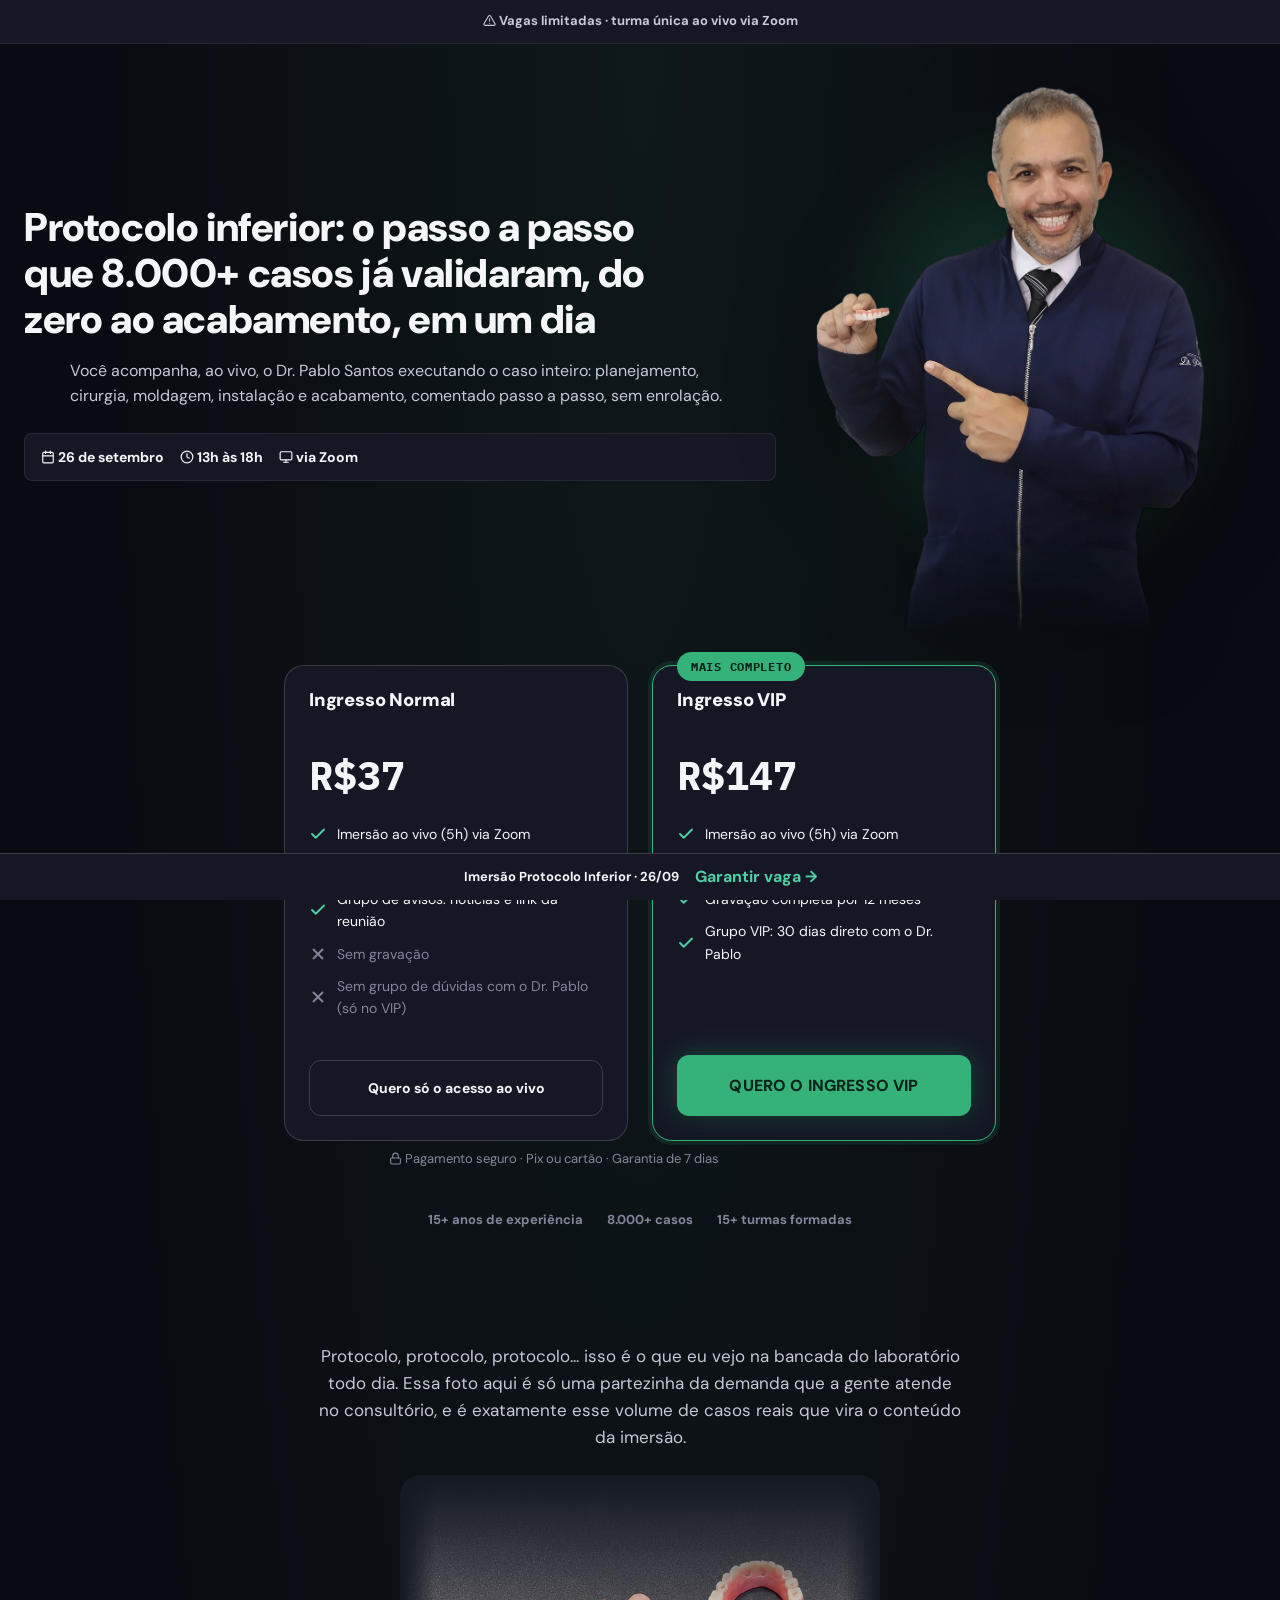
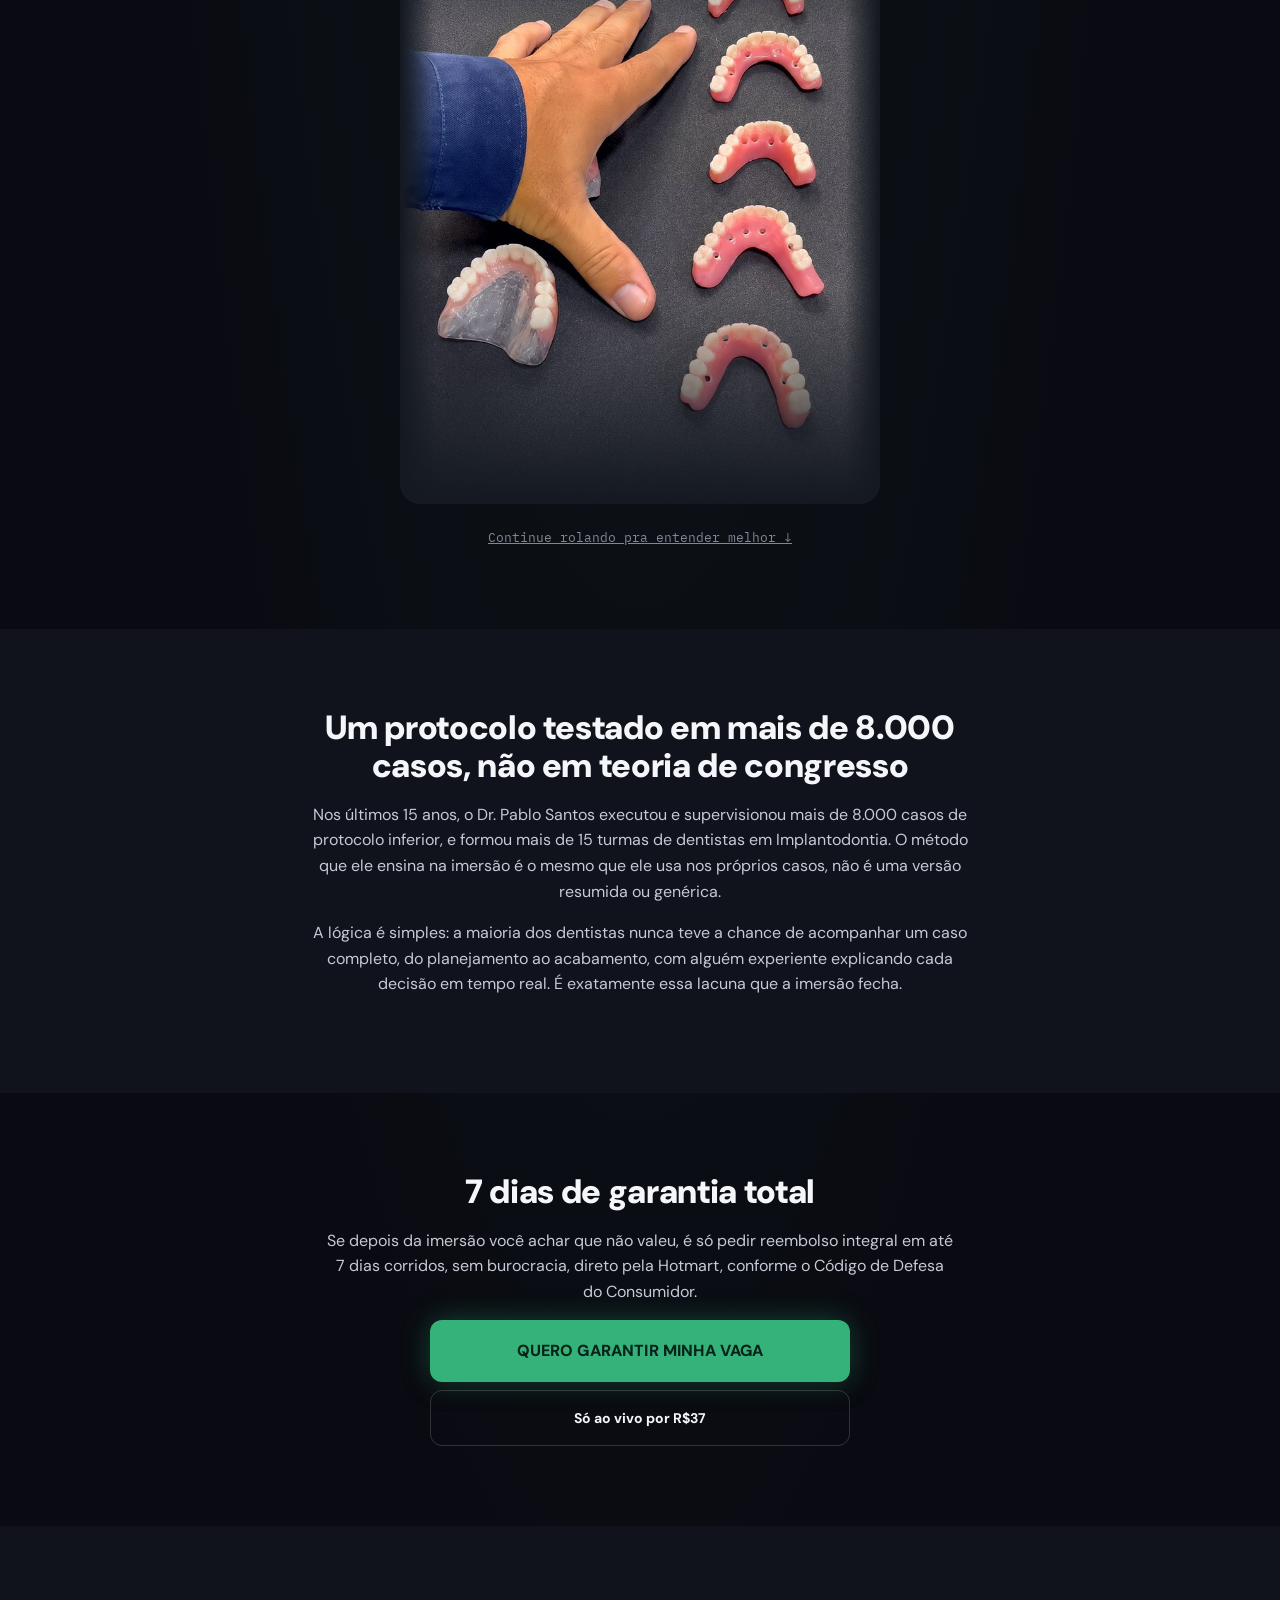
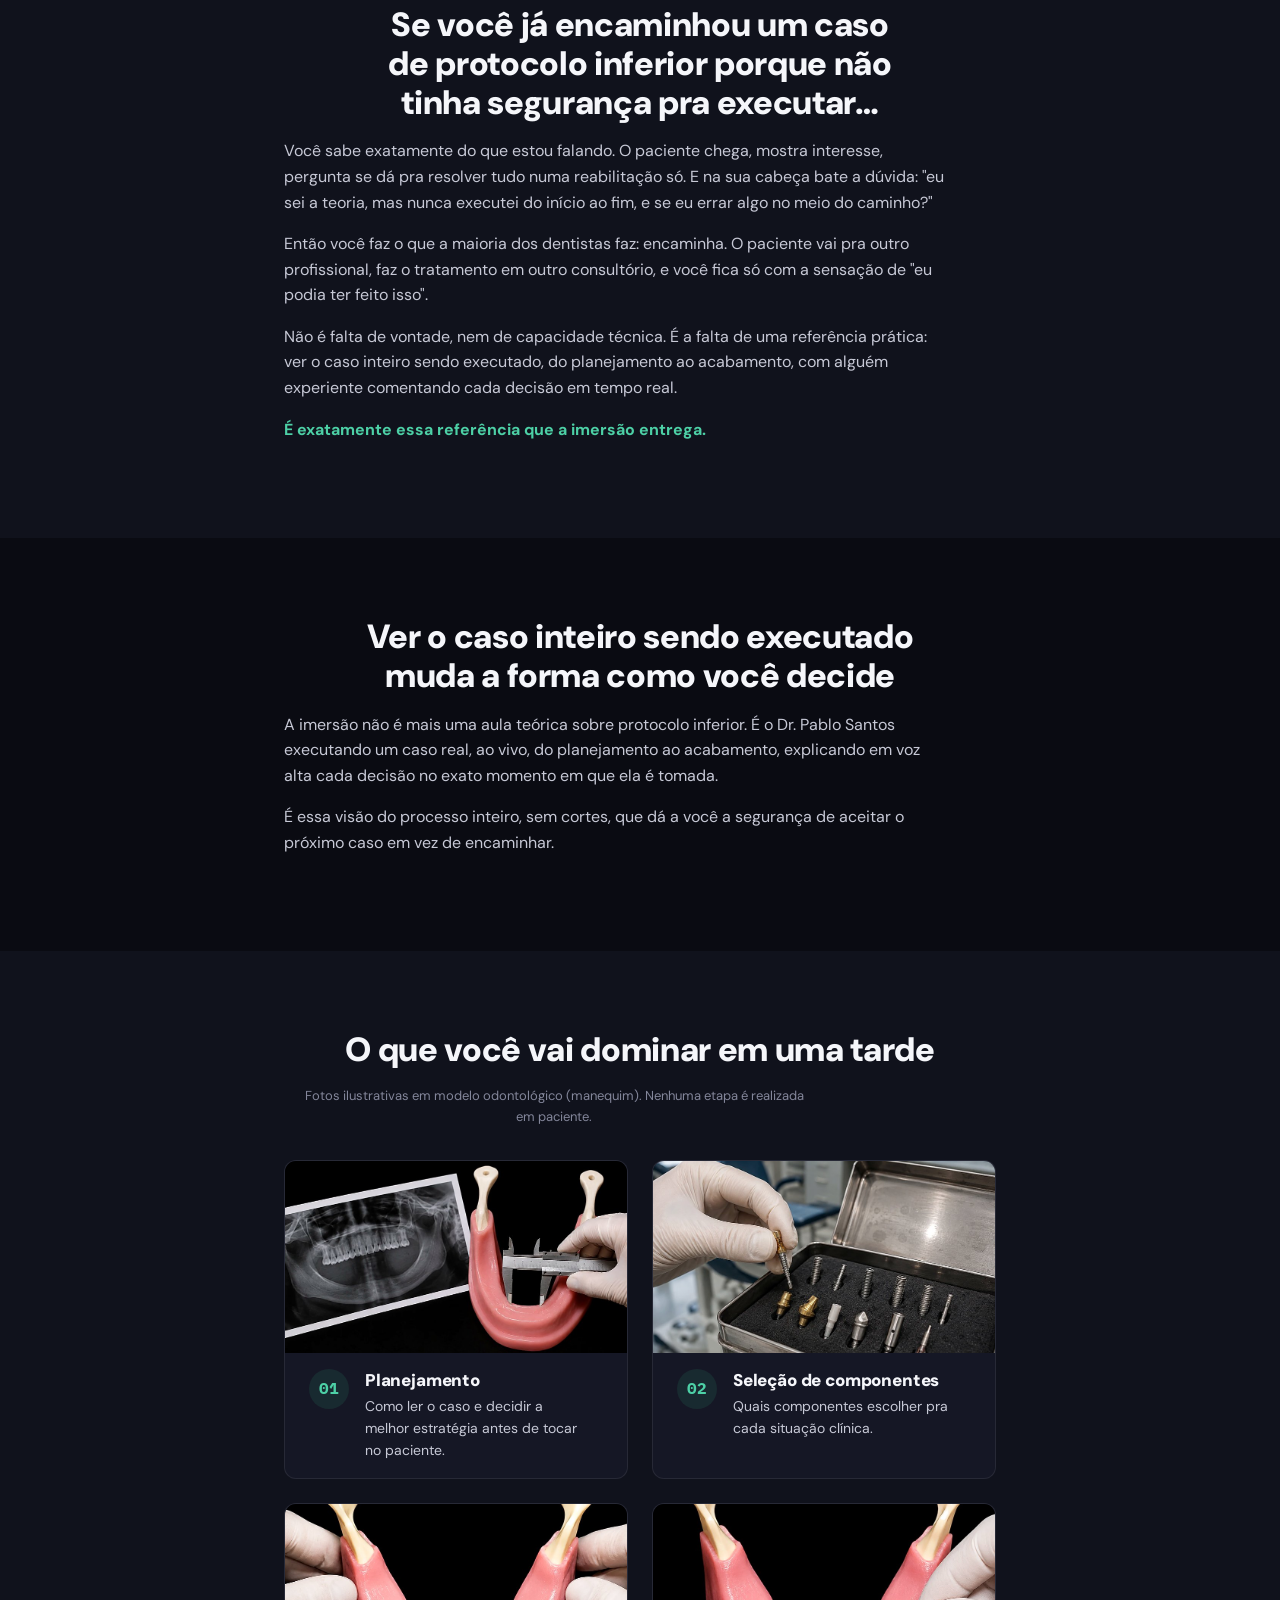
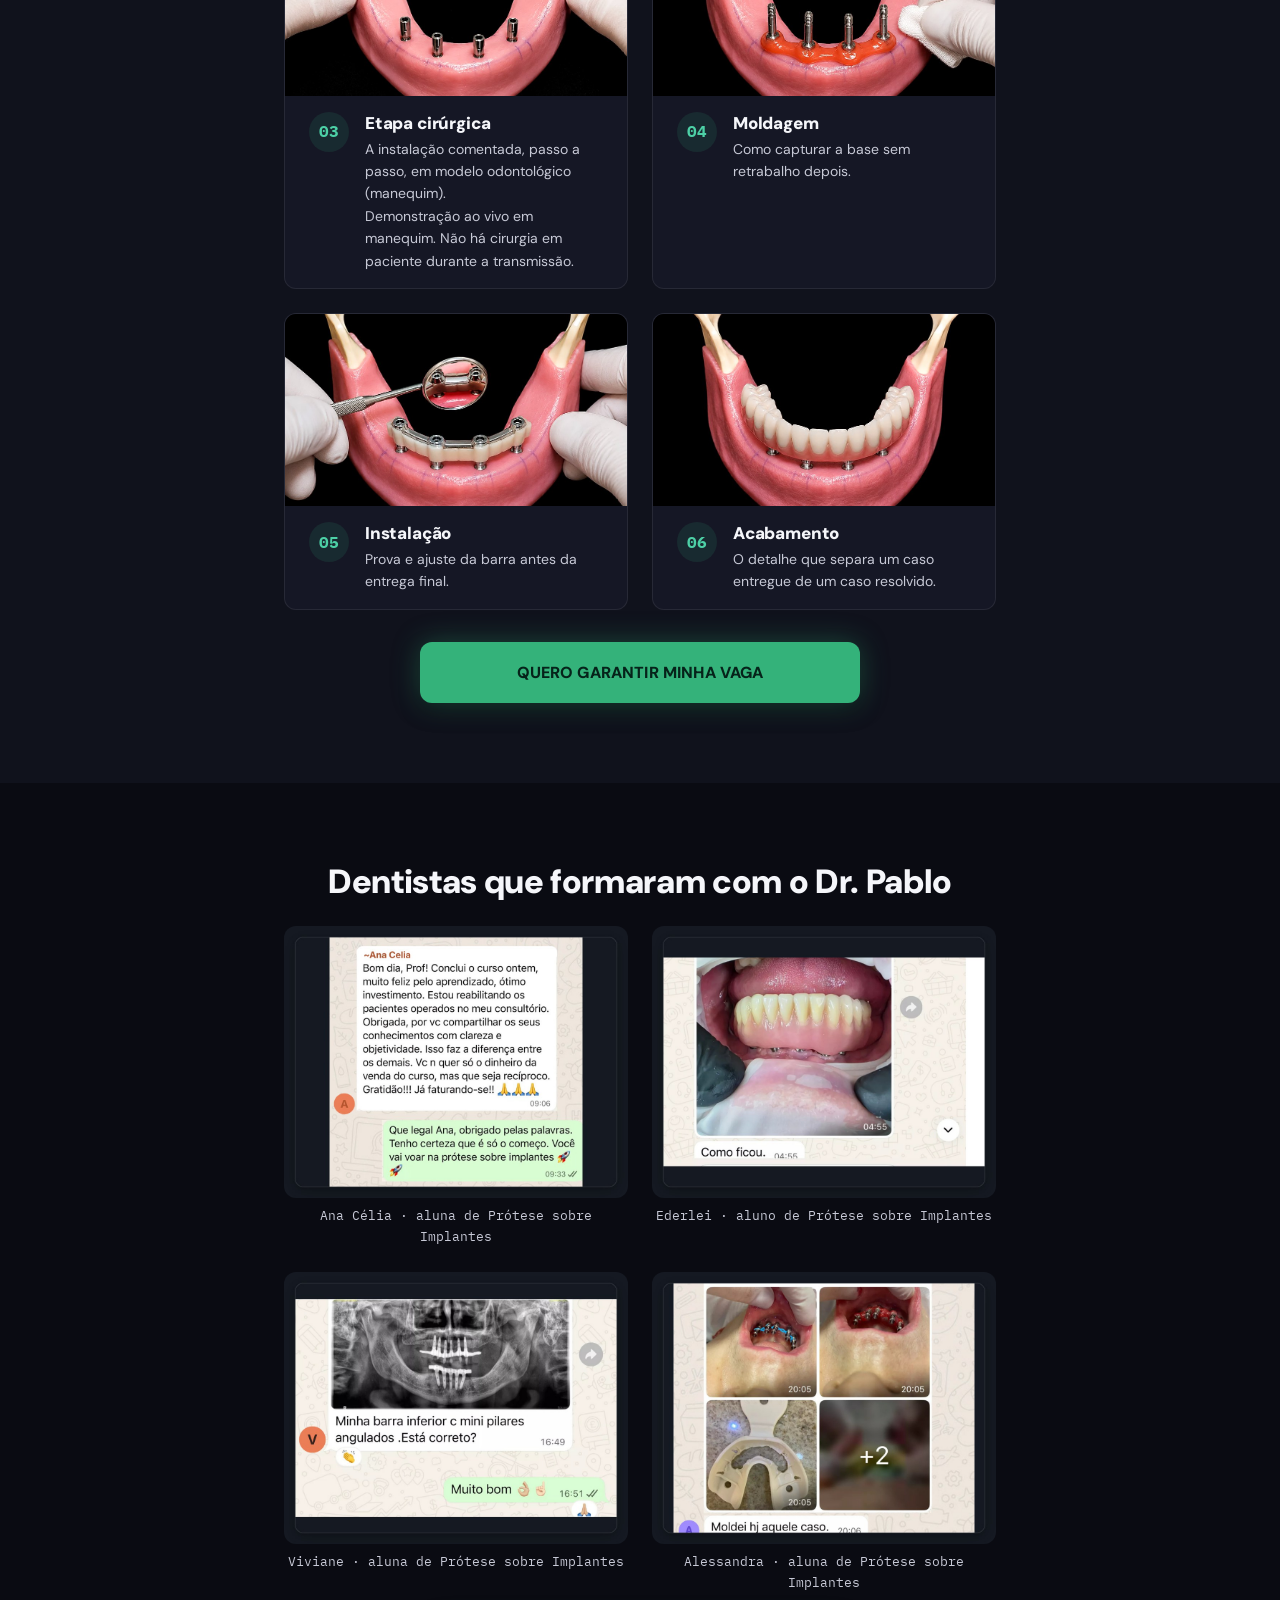
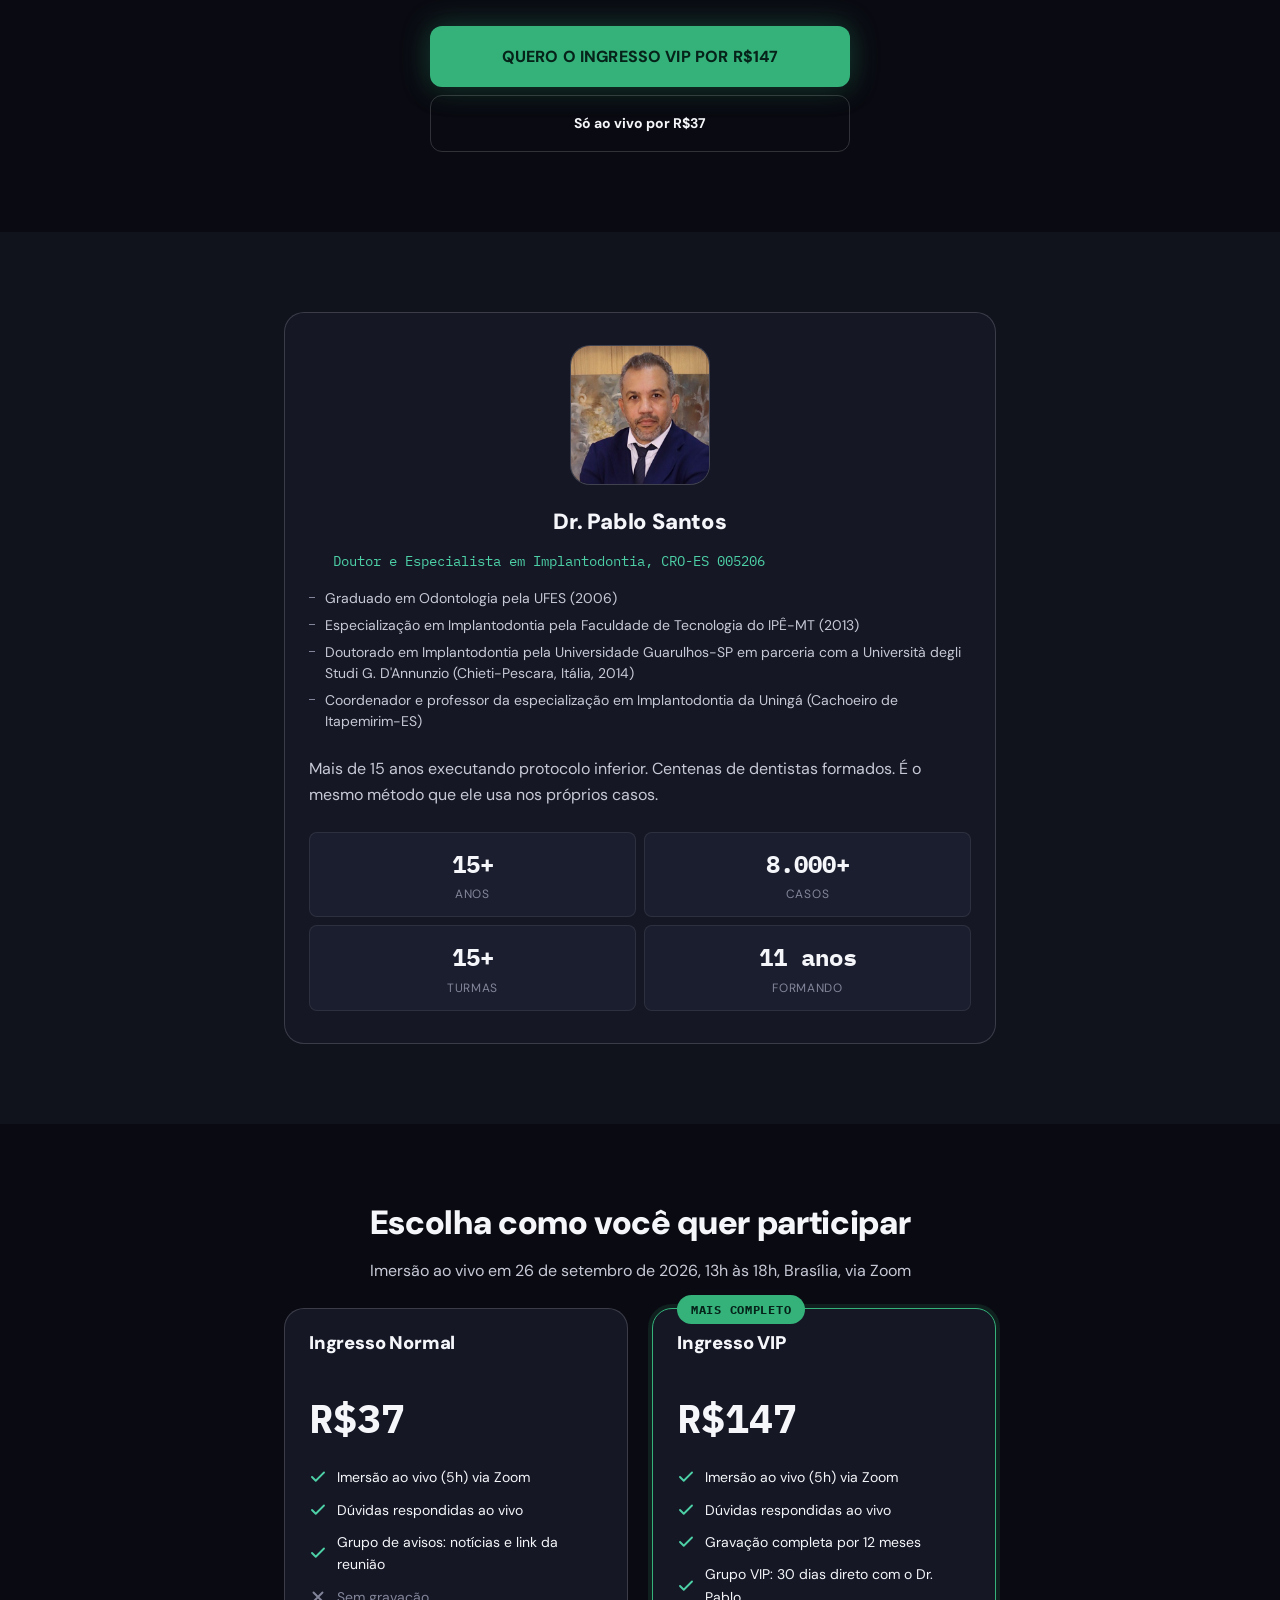
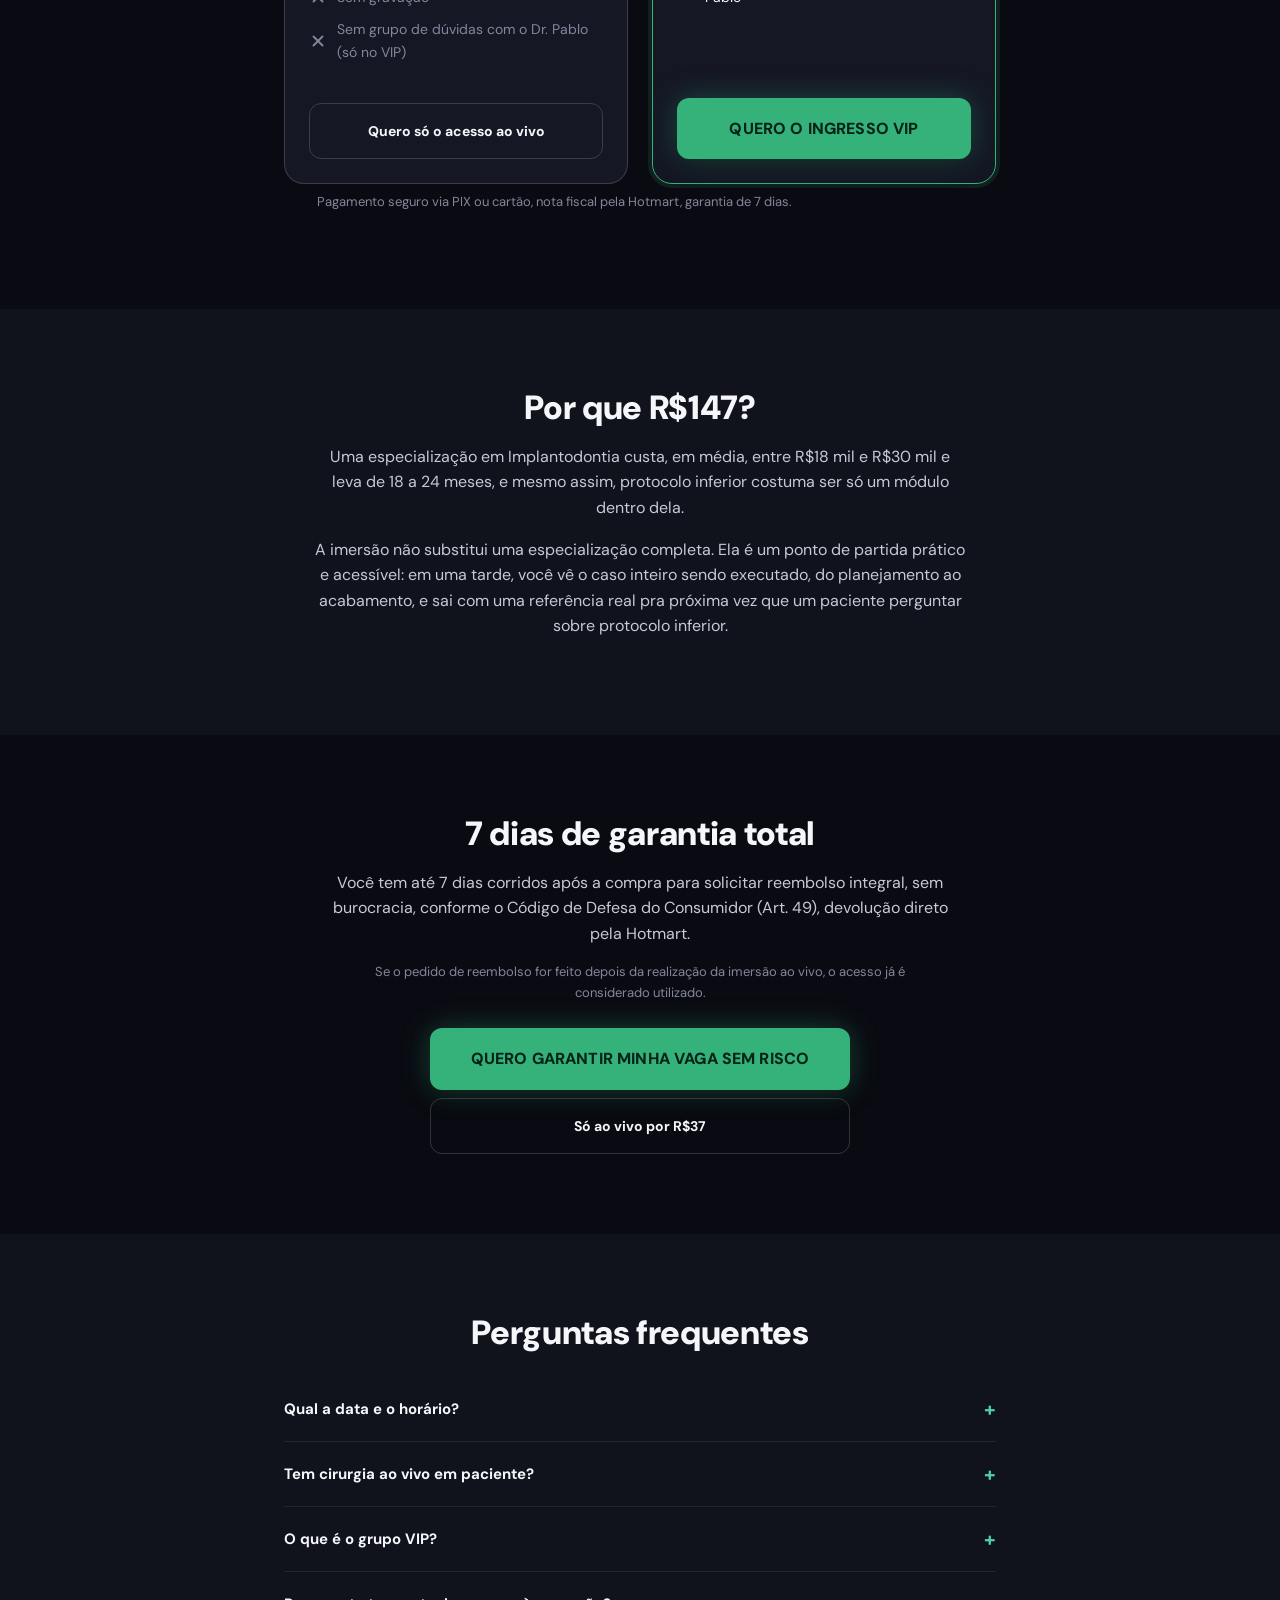
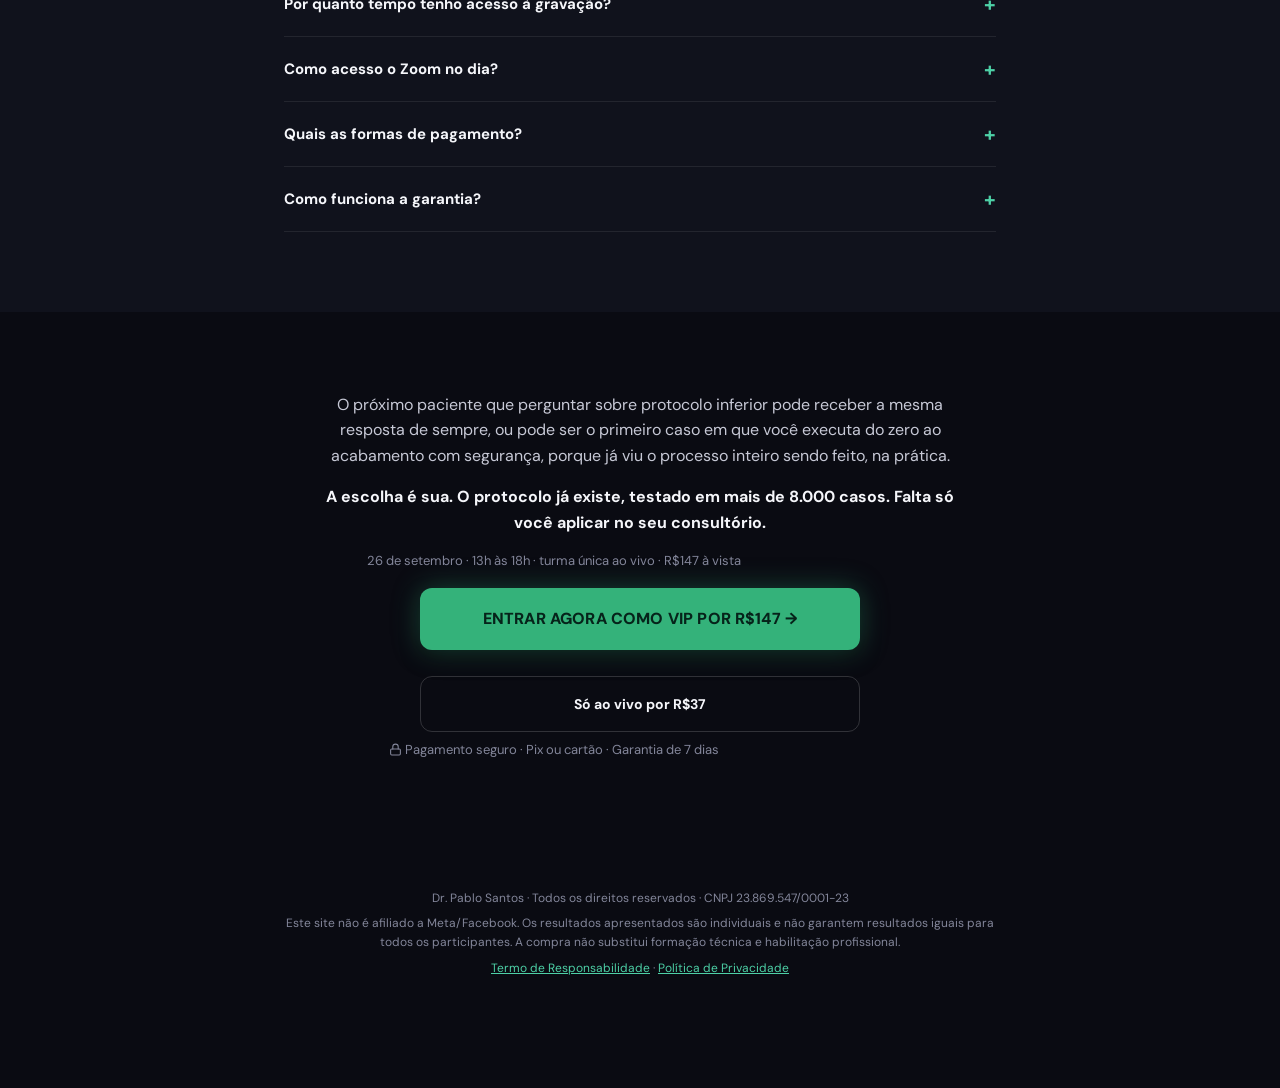
<file: paginaprincipal.html>
<!DOCTYPE html>
<html lang="pt-BR">
<head>
<meta charset="UTF-8">
<meta name="viewport" content="width=device-width, initial-scale=1">
<title>Imersão Protocolo Inferior · Dr. Pablo Santos</title>
<meta name="description" content="Em uma tarde ao vivo, o Dr. Pablo Santos mostra do zero ao acabamento como executar o protocolo inferior no seu consultório, 100% prático e online.">
<meta name="robots" content="noindex, follow">
<link rel="canonical" href="https://imersaoemprotocoloinferior.vercel.app/">
<meta name="theme-color" content="#0A0B12">
<link rel="icon" type="image/svg+xml" href="/favicon.svg">

<link rel="preconnect" href="https://fonts.googleapis.com">
<link rel="preconnect" href="https://fonts.gstatic.com" crossorigin>
<link rel="preload" as="style" href="https://fonts.googleapis.com/css2?family=DM+Sans:wght@400;500;700;900&family=IBM+Plex+Mono:wght@500&display=swap">
<link rel="stylesheet" href="https://fonts.googleapis.com/css2?family=DM+Sans:wght@400;500;700;900&family=IBM+Plex+Mono:wght@500&display=swap" media="print" onload="this.media='all'">
<noscript><link rel="stylesheet" href="https://fonts.googleapis.com/css2?family=DM+Sans:wght@400;500;700;900&family=IBM+Plex+Mono:wght@500&display=swap"></noscript>

<style>
:root{
  --bg:#0A0B12;
  --bg-alt:#10121C;
  --card:#151725;
  --card-hi:#1B1E2E;
  --border:rgba(255,255,255,0.08);
  --border-strong:rgba(255,255,255,0.16);
  --text:#F5F6FA;
  --text-dim:#C7C9D6;
  --text-faint:#83869A;
  --green:#34B27A;
  --green-hi:#4DD0A6;
  --green-glow:rgba(52,178,122,0.35);
  --green-dim:rgba(52,178,122,0.12);
  --red:#B8452C;
  --red-hi:#D2532E;
  --font:'DM Sans', -apple-system, BlinkMacSystemFont, sans-serif;
  --font-mono:'IBM Plex Mono', ui-monospace, monospace;
  --radius-lg:20px;
  --radius-md:12px;
  --radius-sm:8px;
  --space-1:0.5rem; --space-2:1rem; --space-3:1.5rem; --space-4:2rem; --space-6:3rem; --space-8:4rem;
}
*,*::before,*::after{box-sizing:border-box}
html{
  scroll-behavior:smooth;
  -webkit-text-size-adjust:100%;text-size-adjust:100%;
  overflow-x:hidden;max-width:100%;
}
@media (prefers-reduced-motion: reduce){ html{scroll-behavior:auto} }
body{
  margin:0;background:var(--bg);color:var(--text);font-family:var(--font);
  font-size:1rem;line-height:1.6;-webkit-font-smoothing:antialiased;
  padding-top:44px;padding-bottom:72px;
  overflow-x:hidden;max-width:100%;
}
h1,h2,h3{font-family:var(--font);font-weight:900;line-height:1.15;letter-spacing:-0.01em;margin:0 0 var(--space-2);color:var(--text);overflow-wrap:break-word;text-wrap:balance}
h1{font-size:clamp(1.9rem,5vw,2.75rem)}
h2{font-size:clamp(1.5rem,4vw,2.1rem);text-align:center}
h3{font-size:1.15rem}
p{margin:0 0 var(--space-2);color:var(--text-dim);max-width:60ch;overflow-wrap:break-word;text-wrap:pretty}
a{color:var(--green-hi)}
img{max-width:100%;display:block}
.icon{width:1em;height:1em;display:inline-block;vertical-align:-0.15em;flex-shrink:0}
.container{max-width:640px;margin:0 auto;padding:0 var(--space-3)}
.section{padding:var(--space-8) 0}
.section-alt{background:var(--bg-alt)}
.text-center{text-align:center}

/* Barra de topo */
.topbar{
  position:fixed;top:0;left:0;right:0;z-index:100;min-height:44px;
  background:var(--card);color:var(--text-dim);display:flex;align-items:center;justify-content:center;
  font-weight:700;font-size:0.8125rem;text-align:center;padding:8px 16px;border-bottom:1px solid var(--border);
}
.topbar__default,.topbar__today{min-width:0;overflow-wrap:break-word}
.topbar__today{display:none;font-family:var(--font-mono);color:#fff}
.topbar.is-today{background:var(--red)}
.topbar.is-today .topbar__default{display:none}
.topbar.is-today .topbar__today{display:inline}

/* Botão CTA — redondo, com glow, tudo maiúsculo (identidade só desta página) */
.btn-cta{
  display:block;width:100%;background:var(--green);color:#06231a;text-align:center;
  font-weight:800;text-transform:uppercase;font-size:1rem;letter-spacing:0.01em;
  padding:18px 24px;border-radius:var(--radius-md);border:none;cursor:pointer;
  box-shadow:0 0 28px var(--green-glow), 0 8px 20px rgba(0,0,0,0.35);
  text-decoration:none;transition:transform 150ms ease, box-shadow 150ms ease;
}
.btn-cta:hover{transform:translateY(-1px);box-shadow:0 0 36px var(--green-glow), 0 10px 24px rgba(0,0,0,0.4)}
.btn-cta:active{transform:translateY(0)}
.btn-secondary-outline{
  display:block;width:100%;box-sizing:border-box;background:transparent;color:var(--text);text-align:center;
  font-size:0.875rem;font-weight:700;padding:16px;margin-top:var(--space-2);
  border:1px solid var(--border-strong);border-radius:var(--radius-md);text-decoration:none;
}
.secure-note{text-align:center;color:var(--text-faint);font-size:0.8125rem;margin-top:var(--space-1)}

/* Card genérico usado pra oferta, etapas, autoridade, FAQ */
.card{
  background:var(--card);border:1px solid var(--border-strong);border-radius:var(--radius-lg);
  padding:var(--space-4) var(--space-3);
}

/* Contador */
.countdown{display:flex;justify-content:center;gap:10px;margin:var(--space-2) 0}
.countdown__unit{
  display:flex;flex-direction:column;align-items:center;min-width:56px;
  background:var(--card-hi);border:1px solid var(--border-strong);border-radius:var(--radius-sm);
  padding:10px 6px;
}
.countdown__value{font-family:var(--font-mono);font-size:1.5rem;font-weight:500;color:var(--green-hi);line-height:1}
.countdown__label{font-size:0.6875rem;color:var(--text-faint);text-transform:uppercase;letter-spacing:0.08em;margin-top:2px}

/* Hero */
.hero{padding:var(--space-4) 0 var(--space-3);position:relative}
.hero__top{text-align:center}
.hero__photo-wrap{
  display:flex;justify-content:center;position:relative;margin:0 0 var(--space-3);
  filter:drop-shadow(0 20px 40px rgba(0,0,0,0.5));
}
.hero__photo{
  width:200px;height:auto;display:block;
  -webkit-mask-image:linear-gradient(to bottom, black 78%, transparent 100%);
  mask-image:linear-gradient(to bottom, black 78%, transparent 100%);
}
.hero__photo-glow{
  position:absolute;inset:-25% -15%;z-index:-1;
  background:radial-gradient(closest-side, var(--green-glow), transparent 70%);
  filter:blur(10px);
}
@media (min-width:960px){
  .hero__top.container{
    max-width:1280px;margin:0 auto;padding:0 var(--space-3);
    display:grid;grid-template-columns:1fr 440px;gap:2.5rem;align-items:center;text-align:left;
  }
  .hero__text{text-align:left;grid-column:1;grid-row:1}
  .hero__text h1{font-size:clamp(1.9rem, 1.3rem + 1.7vw, 2.5rem)}
  .hero__text p{margin-left:0;margin-right:0}
  .hero__text .event-row{justify-content:flex-start}
  .hero__photo-wrap{
    display:block;margin:0;grid-row:1;grid-column:2;
  }
  .hero__photo{
    width:100%;
    -webkit-mask-image:linear-gradient(to bottom, black 82%, transparent 100%);
    mask-image:linear-gradient(to bottom, black 82%, transparent 100%);
  }
  .hero__photo-glow{inset:-15% -20%}
}
.hero__stats{
  display:flex;justify-content:center;gap:var(--space-3);flex-wrap:wrap;
  color:var(--text-faint);font-size:0.8125rem;font-weight:700;margin-bottom:var(--space-4);text-align:center;
}
.event-row{
  display:flex;flex-wrap:wrap;justify-content:center;gap:8px var(--space-2);
  background:var(--card);border:1px solid var(--border);border-radius:var(--radius-sm);
  padding:12px 16px;margin:var(--space-3) 0;font-size:0.875rem;font-weight:700;color:var(--text);
}

/* Prova de demanda */
.pull-quote{
  text-align:center;font-size:1.0625rem;line-height:1.6;color:var(--text-dim);
  max-width:56ch;margin:0 auto var(--space-3);
}
.demand-photo{display:block;width:100%;max-width:380px;height:auto;margin:0 auto;border-radius:var(--radius-lg)}
@media (min-width:640px){ .demand-photo{max-width:440px} }
.scroll-hint{
  display:block;text-align:center;color:var(--text-faint);font-family:var(--font-mono);
  font-size:0.8125rem;margin-top:var(--space-3);text-decoration:underline;
}

/* Etapas */
.steps{display:flex;flex-direction:column;gap:var(--space-3);margin-top:var(--space-4)}
.step-card{
  background:var(--card);border:1px solid var(--border);border-radius:var(--radius-md);
  overflow:hidden;
}
.step-card__img{width:100%;aspect-ratio:16/9;height:auto;object-fit:cover;display:block}
.step-card__body{padding:var(--space-2) var(--space-3);display:flex;gap:var(--space-2);align-items:flex-start}
.step-card__num{
  flex-shrink:0;width:40px;height:40px;border-radius:50%;background:var(--green-dim);
  color:var(--green-hi);font-family:var(--font-mono);font-weight:700;font-size:1rem;
  display:flex;align-items:center;justify-content:center;
}
.step-card h3{margin:2px 0 4px;font-size:1.0625rem;text-align:left}
.step-card p{font-size:0.875rem;margin:0;color:var(--text-dim)}
.step-card__note{font-size:0.8125rem;color:var(--text-faint);margin-top:6px}

/* Autoridade */
.authority-card{text-align:center}
.authority-card__avatar{
  width:140px;height:140px;border-radius:var(--radius-lg);background:var(--card-hi);border:1px solid var(--border-strong);
  margin:0 auto var(--space-3);object-fit:cover;
}
.authority-card__credential{color:var(--green-hi);font-family:var(--font-mono);font-size:0.875rem;margin-bottom:var(--space-2)}
.formation-list{list-style:none;margin:0 0 var(--space-3);padding:0;text-align:left}
.formation-list li{position:relative;padding-left:16px;color:var(--text-dim);font-size:0.875rem;line-height:1.5;margin-bottom:6px}
.formation-list li::before{content:'';position:absolute;left:0;top:9px;width:6px;height:1px;background:var(--text-faint)}
.stat-grid{display:grid;grid-template-columns:1fr 1fr;gap:8px;margin-top:var(--space-3)}
.stat-grid__item{background:var(--card-hi);border:1px solid var(--border);border-radius:var(--radius-sm);padding:12px 8px}
.stat-grid__item strong{display:block;font-family:var(--font-mono);font-size:1.5rem;color:var(--text)}
.stat-grid__item span{display:block;font-size:0.75rem;color:var(--text-faint);text-transform:uppercase;letter-spacing:0.06em;margin-top:2px}

/* Depoimentos */
.testimonial-grid{display:grid;grid-template-columns:1fr;gap:var(--space-3);margin-top:var(--space-3)}
.testimonial-item{margin:0}
.testimonial-item img{width:100%;height:auto;border-radius:var(--radius-md)}
.testimonial-item figcaption{margin-top:8px;text-align:center;font-family:var(--font-mono);font-size:0.8125rem;color:var(--text-dim)}

/* Pricing */
.pricing-grid{display:flex;flex-direction:column;gap:var(--space-3);margin-top:var(--space-3)}
.pricing-card{background:var(--card);border:1px solid var(--border-strong);border-radius:var(--radius-lg);padding:var(--space-3);position:relative}
.pricing-card--vip{border-color:var(--green);box-shadow:0 0 0 4px var(--green-dim)}
.pricing-card__badge{
  position:absolute;top:-14px;left:var(--space-3);background:var(--green);color:#06231a;
  font-family:var(--font-mono);font-size:0.75rem;font-weight:700;letter-spacing:0.06em;text-transform:uppercase;
  padding:5px 14px;border-radius:999px;
}
.pricing-card__price{font-family:var(--font-mono);font-size:2.5rem;font-weight:700;margin:var(--space-2) 0 var(--space-2);color:var(--text)}
.pricing-card h3{text-align:left}
.pricing-card ul{list-style:none;margin:0 0 var(--space-3);padding:0;display:flex;flex-direction:column;gap:10px}
.pricing-card li{font-size:0.875rem;display:flex;align-items:center;gap:10px;color:var(--text)}
.pricing-card li.no{color:var(--text-faint)}
.pricing-card li .icon{width:18px;height:18px;flex-shrink:0;color:var(--green-hi)}
.pricing-card li.no .icon{color:var(--text-faint)}

/* FAQ */
.faq-item{border-bottom:1px solid var(--border);padding:var(--space-2) 0}
.faq-item summary{
  cursor:pointer;font-weight:700;font-size:0.9375rem;color:var(--text);list-style:none;
  display:flex;justify-content:space-between;align-items:center;gap:var(--space-2);
}
.faq-item summary::-webkit-details-marker{display:none}
.faq-item summary::after{content:'+';color:var(--green-hi);font-size:1.25rem;flex-shrink:0}
.faq-item[open] summary::after{content:'×'}
.faq-item p{font-size:0.875rem;margin:var(--space-1) 0 0;color:var(--text-dim)}

/* Barra fixa inferior */
.bottombar{
  position:fixed;bottom:0;left:0;right:0;z-index:100;background:var(--card);border-top:1px solid var(--border-strong);
  display:flex;align-items:center;justify-content:center;gap:var(--space-2);padding:10px 16px;text-decoration:none;
}
.bottombar span{color:var(--text);font-weight:700;font-size:0.8125rem}
.bottombar strong{color:var(--green-hi)}

footer{padding:var(--space-4) 0;text-align:center}
footer p{color:var(--text-faint);font-size:0.75rem;margin:0 0 6px;max-width:none}

@media (min-width:640px){
  .container{max-width:600px}
  .pricing-grid{flex-direction:row;align-items:stretch}
  .pricing-card{flex:1;display:flex;flex-direction:column}
  .pricing-card--vip{order:0}
  .pricing-card ul{flex:1}
  .testimonial-grid{grid-template-columns:1fr 1fr}
}

/* Desktop (≥1024px) */
@media (min-width:1024px){
  :root{ --space-8:5rem; --space-6:3.5rem; }
  .container{max-width:760px}
  body{
    background-image:radial-gradient(ellipse 60% 45% at 50% 0%, rgba(52,178,122,0.08) 0%, transparent 70%);
    background-repeat:no-repeat;
  }
  .steps{display:grid;grid-template-columns:1fr 1fr;gap:var(--space-3)}
  .demand-photo{max-width:480px}
  .btn-cta,.btn-secondary-outline{max-width:440px;margin-left:auto;margin-right:auto}
  .pricing-card .btn-cta,.pricing-card .btn-secondary-outline{max-width:none;margin-left:0;margin-right:0}
}

/* Telas de celular em geral (até iPhone Pro Max/Plus, ~430px) */
@media (max-width:430px){
  .btn-cta{font-size:0.75rem;letter-spacing:0;padding:15px 10px}
  .btn-secondary-outline{font-size:0.6875rem;padding:13px 8px}
  .hero__stats{gap:10px;font-size:0.625rem}
  .secure-note{font-size:0.625rem}
}
</style>
</head>
<body>

<!-- Meta Pixel Code -->
<script>
(function(){
  var PIXEL_ID = '1475250366739996';
  !function(f,b,e,v,n,t,s)
  {if(f.fbq)return;n=f.fbq=function(){n.callMethod?
  n.callMethod.apply(n,arguments):n.queue.push(arguments)};
  if(!f._fbq)f._fbq=n;n.push=n;n.loaded=!0;n.version='2.0';
  n.queue=[];t=b.createElement(e);t.async=!0;
  t.src=v;s=b.getElementsByTagName(e)[0];
  s.parentNode.insertBefore(t,s)}(window, document,'script',
  'https://connect.facebook.net/en_US/fbevents.js');
  fbq('init', PIXEL_ID);
  fbq('track', 'PageView');
})();
</script>
<!-- End Meta Pixel Code -->

<div class="topbar">
  <span class="topbar__default"><svg class="icon" viewBox="0 0 24 24" fill="none" stroke="currentColor" stroke-width="2" stroke-linecap="round" stroke-linejoin="round" aria-hidden="true"><path d="M10.29 3.86 1.82 18a2 2 0 0 0 1.71 3h16.94a2 2 0 0 0 1.71-3L13.71 3.86a2 2 0 0 0-3.42 0z"/><line x1="12" y1="9" x2="12" y2="13"/><line x1="12" y1="17" x2="12.01" y2="17"/></svg> Vagas limitadas · turma única ao vivo via Zoom</span>
  <span class="topbar__today" data-day-countdown-target="2026-09-26T13:00:00-03:00" hidden>
    <svg class="icon" viewBox="0 0 24 24" fill="currentColor" aria-hidden="true"><circle cx="12" cy="12" r="8"/></svg> HOJE · Começa às 13h · <span data-unit="hours">00</span>:<span data-unit="minutes">00</span>:<span data-unit="seconds">00</span>
  </span>
</div>

<!-- HERO + OFERTA ADIANTADA -->
<header class="hero">
  <div class="container hero__top">
    <div class="hero__photo-wrap">
      <div class="hero__photo-glow" aria-hidden="true"></div>
      <img class="hero__photo" src="dr-pablo-hero-bg.webp?v=2" alt="Dr. Pablo Santos" width="2000" height="2531" loading="eager" fetchpriority="high">
    </div>
    <div class="hero__text">
      <h1>Protocolo inferior: o passo a passo que 8.000+ casos já validaram, do zero ao acabamento, em um dia</h1>
      <p style="margin-left:auto;margin-right:auto">Você acompanha, ao vivo, o Dr. Pablo Santos executando o caso inteiro: planejamento, cirurgia, moldagem, instalação e acabamento, comentado passo a passo, sem enrolação.</p>

      <div class="event-row">
        <span><svg class="icon" viewBox="0 0 24 24" fill="none" stroke="currentColor" stroke-width="2" stroke-linecap="round" stroke-linejoin="round" aria-hidden="true"><rect x="3" y="4" width="18" height="18" rx="2" ry="2"/><line x1="16" y1="2" x2="16" y2="6"/><line x1="8" y1="2" x2="8" y2="6"/><line x1="3" y1="10" x2="21" y2="10"/></svg> 26 de setembro</span>
        <span><svg class="icon" viewBox="0 0 24 24" fill="none" stroke="currentColor" stroke-width="2" stroke-linecap="round" stroke-linejoin="round" aria-hidden="true"><circle cx="12" cy="12" r="10"/><polyline points="12 6 12 12 16 14"/></svg> 13h às 18h</span>
        <span><svg class="icon" viewBox="0 0 24 24" fill="none" stroke="currentColor" stroke-width="2" stroke-linecap="round" stroke-linejoin="round" aria-hidden="true"><rect x="2" y="3" width="20" height="14" rx="2" ry="2"/><line x1="8" y1="21" x2="16" y2="21"/><line x1="12" y1="17" x2="12" y2="21"/></svg> via Zoom</span>
      </div>

      <div class="countdown countdown--week" data-countdown-target="2026-09-26T13:00:00-03:00" aria-live="off" style="display:none">
        <div class="countdown__unit"><span class="countdown__value" data-unit="days">–</span><span class="countdown__label">dias</span></div>
        <div class="countdown__unit"><span class="countdown__value" data-unit="hours">–</span><span class="countdown__label">h</span></div>
        <div class="countdown__unit"><span class="countdown__value" data-unit="minutes">–</span><span class="countdown__label">min</span></div>
        <div class="countdown__unit"><span class="countdown__value" data-unit="seconds">–</span><span class="countdown__label">s</span></div>
      </div>
    </div>
  </div>

  <div class="container" style="margin-top:var(--space-4)">
    <div class="pricing-grid">
      <div class="pricing-card">
        <h3>Ingresso Normal</h3>
        <p class="pricing-card__price">R$37</p>
        <ul>
          <li><svg class="icon" viewBox="0 0 24 24" fill="none" stroke="currentColor" stroke-width="2.5" stroke-linecap="round" stroke-linejoin="round" aria-hidden="true"><path d="M20 6 9 17l-5-5"/></svg> Imersão ao vivo (5h) via Zoom</li>
          <li><svg class="icon" viewBox="0 0 24 24" fill="none" stroke="currentColor" stroke-width="2.5" stroke-linecap="round" stroke-linejoin="round" aria-hidden="true"><path d="M20 6 9 17l-5-5"/></svg> Dúvidas respondidas ao vivo</li>
          <li><svg class="icon" viewBox="0 0 24 24" fill="none" stroke="currentColor" stroke-width="2.5" stroke-linecap="round" stroke-linejoin="round" aria-hidden="true"><path d="M20 6 9 17l-5-5"/></svg> Grupo de avisos: notícias e link da reunião</li>
          <li class="no"><svg class="icon" viewBox="0 0 24 24" fill="none" stroke="currentColor" stroke-width="2.5" stroke-linecap="round" stroke-linejoin="round" aria-hidden="true"><path d="M18 6 6 18M6 6l12 12"/></svg> Sem gravação</li>
          <li class="no"><svg class="icon" viewBox="0 0 24 24" fill="none" stroke="currentColor" stroke-width="2.5" stroke-linecap="round" stroke-linejoin="round" aria-hidden="true"><path d="M18 6 6 18M6 6l12 12"/></svg> Sem grupo de dúvidas com o Dr. Pablo (só no VIP)</li>
        </ul>
        <a href="https://pay.hotmart.com/P106208774F?off=7bmd0ssa" data-checkout="normal" class="btn-secondary-outline">Quero só o acesso ao vivo</a>
      </div>
      <div class="pricing-card pricing-card--vip">
        <span class="pricing-card__badge">Mais completo</span>
        <h3>Ingresso VIP</h3>
        <p class="pricing-card__price">R$147</p>
        <ul>
          <li><svg class="icon" viewBox="0 0 24 24" fill="none" stroke="currentColor" stroke-width="2.5" stroke-linecap="round" stroke-linejoin="round" aria-hidden="true"><path d="M20 6 9 17l-5-5"/></svg> Imersão ao vivo (5h) via Zoom</li>
          <li><svg class="icon" viewBox="0 0 24 24" fill="none" stroke="currentColor" stroke-width="2.5" stroke-linecap="round" stroke-linejoin="round" aria-hidden="true"><path d="M20 6 9 17l-5-5"/></svg> Dúvidas respondidas ao vivo</li>
          <li><svg class="icon" viewBox="0 0 24 24" fill="none" stroke="currentColor" stroke-width="2.5" stroke-linecap="round" stroke-linejoin="round" aria-hidden="true"><path d="M20 6 9 17l-5-5"/></svg> Gravação completa por 12 meses</li>
          <li><svg class="icon" viewBox="0 0 24 24" fill="none" stroke="currentColor" stroke-width="2.5" stroke-linecap="round" stroke-linejoin="round" aria-hidden="true"><path d="M20 6 9 17l-5-5"/></svg> Grupo VIP: 30 dias direto com o Dr. Pablo</li>
        </ul>
        <a href="https://pay.hotmart.com/T107102854C?off=6p5c5xrj" data-checkout="vip" class="btn-cta">Quero o ingresso VIP</a>
      </div>
    </div>
    <p class="secure-note"><svg class="icon" viewBox="0 0 24 24" fill="none" stroke="currentColor" stroke-width="2" stroke-linecap="round" stroke-linejoin="round" aria-hidden="true"><rect x="3" y="11" width="18" height="11" rx="2" ry="2"/><path d="M7 11V7a5 5 0 0 1 10 0v4"/></svg> Pagamento seguro · Pix ou cartão · Garantia de 7 dias</p>
  </div>
</header>

<!-- ESTATÍSTICAS -->
<div class="container">
  <div class="hero__stats">
    <span>15+ anos de experiência</span>
    <span>8.000+ casos</span>
    <span>15+ turmas formadas</span>
  </div>
</div>

<!-- PROVA DE DEMANDA -->
<section class="section" id="prova-demanda">
  <div class="container">
    <p class="pull-quote">Protocolo, protocolo, protocolo... isso é o que eu vejo na bancada do laboratório todo dia. Essa foto aqui é só uma partezinha da demanda que a gente atende no consultório, e é exatamente esse volume de casos reais que vira o conteúdo da imersão.</p>
    <img class="demand-photo" src="prova-demanda.jpg" alt="Mão comparando o tamanho de várias próteses protocolo sobre implantes prontas na bancada, mostrando o volume de casos em produção" loading="lazy" decoding="async" width="760" height="995">
    <a href="#metodo" class="scroll-hint">Continue rolando pra entender melhor ↓</a>
  </div>
</section>

<!-- A SOLUÇÃO / MÉTODO -->
<section class="section section-alt" id="metodo">
  <div class="container">
    <h2>Um protocolo testado em mais de 8.000 casos, não em teoria de congresso</h2>
    <p style="text-align:center;margin-left:auto;margin-right:auto">Nos últimos 15 anos, o Dr. Pablo Santos executou e supervisionou mais de 8.000 casos de protocolo inferior, e formou mais de 15 turmas de dentistas em Implantodontia. O método que ele ensina na imersão é o mesmo que ele usa nos próprios casos, não é uma versão resumida ou genérica.</p>
    <p style="text-align:center;margin-left:auto;margin-right:auto">A lógica é simples: a maioria dos dentistas nunca teve a chance de acompanhar um caso completo, do planejamento ao acabamento, com alguém experiente explicando cada decisão em tempo real. É exatamente essa lacuna que a imersão fecha.</p>
  </div>
</section>

<!-- GARANTIA (versão curta) -->
<section class="section">
  <div class="container text-center">
    <h2>7 dias de garantia total</h2>
    <p style="margin-left:auto;margin-right:auto">Se depois da imersão você achar que não valeu, é só pedir reembolso integral em até 7 dias corridos, sem burocracia, direto pela Hotmart, conforme o Código de Defesa do Consumidor.</p>
    <a href="https://pay.hotmart.com/T107102854C?off=6p5c5xrj" data-checkout="vip" class="btn-cta" style="max-width:420px;margin:0 auto">Quero garantir minha vaga</a>
    <a href="https://pay.hotmart.com/P106208774F?off=7bmd0ssa" data-checkout="normal" class="btn-secondary-outline" style="max-width:420px;margin:var(--space-1) auto 0">Só ao vivo por R$37</a>
  </div>
</section>

<!-- O PROBLEMA -->
<section class="section section-alt">
  <div class="container">
    <h2>Se você já encaminhou um caso de protocolo inferior porque não tinha segurança pra executar…</h2>
    <p>Você sabe exatamente do que estou falando. O paciente chega, mostra interesse, pergunta se dá pra resolver tudo numa reabilitação só. E na sua cabeça bate a dúvida: "eu sei a teoria, mas nunca executei do início ao fim, e se eu errar algo no meio do caminho?"</p>
    <p>Então você faz o que a maioria dos dentistas faz: encaminha. O paciente vai pra outro profissional, faz o tratamento em outro consultório, e você fica só com a sensação de "eu podia ter feito isso".</p>
    <p>Não é falta de vontade, nem de capacidade técnica. É a falta de uma referência prática: ver o caso inteiro sendo executado, do planejamento ao acabamento, com alguém experiente comentando cada decisão em tempo real.</p>
    <p style="color:var(--green-hi);font-weight:700">É exatamente essa referência que a imersão entrega.</p>
  </div>
</section>

<!-- A SOLUÇÃO -->
<section class="section">
  <div class="container">
    <h2>Ver o caso inteiro sendo executado muda a forma como você decide</h2>
    <p>A imersão não é mais uma aula teórica sobre protocolo inferior. É o Dr. Pablo Santos executando um caso real, ao vivo, do planejamento ao acabamento, explicando em voz alta cada decisão no exato momento em que ela é tomada.</p>
    <p>É essa visão do processo inteiro, sem cortes, que dá a você a segurança de aceitar o próximo caso em vez de encaminhar.</p>
  </div>
</section>

<!-- O QUE VOCÊ VAI DOMINAR -->
<section class="section section-alt">
  <div class="container">
    <h2>O que você vai dominar em uma tarde</h2>
    <p class="secure-note" style="margin-bottom:var(--space-2)">Fotos ilustrativas em modelo odontológico (manequim). Nenhuma etapa é realizada em paciente.</p>
    <div class="steps">
      <div class="step-card">
        <img class="step-card__img" src="step-planejamento.jpg" alt="Régua digital medindo a largura do rebordo ósseo em modelo odontológico, ao lado de uma radiografia panorâmica" loading="lazy" decoding="async" width="900" height="675">
        <div class="step-card__body">
          <span class="step-card__num">01</span>
          <div><h3>Planejamento</h3><p>Como ler o caso e decidir a melhor estratégia antes de tocar no paciente.</p></div>
        </div>
      </div>
      <div class="step-card">
        <img class="step-card__img" src="step-selecao.jpg" alt="Mão segurando um componente protético ao lado de uma bandeja com pilares e parafusos de implante" loading="lazy" decoding="async" width="900" height="675">
        <div class="step-card__body">
          <span class="step-card__num">02</span>
          <div><h3>Seleção de componentes</h3><p>Quais componentes escolher pra cada situação clínica.</p></div>
        </div>
      </div>
      <div class="step-card">
        <img class="step-card__img" src="step-cirurgica.jpg" alt="Modelo odontológico (manequim) com quatro análogos de implante instalados no rebordo inferior" loading="lazy" decoding="async" width="900" height="675">
        <div class="step-card__body">
          <span class="step-card__num">03</span>
          <div>
            <h3>Etapa cirúrgica</h3>
            <p>A instalação comentada, passo a passo, em modelo odontológico (manequim).</p>
            <p class="step-card__note">Demonstração ao vivo em manequim. Não há cirurgia em paciente durante a transmissão.</p>
          </div>
        </div>
      </div>
      <div class="step-card">
        <img class="step-card__img" src="step-moldagem.jpg" alt="Pinos de transferência splintados com resina sobre o modelo odontológico, para a moldagem de precisão" loading="lazy" decoding="async" width="900" height="675">
        <div class="step-card__body">
          <span class="step-card__num">04</span>
          <div><h3>Moldagem</h3><p>Como capturar a base sem retrabalho depois.</p></div>
        </div>
      </div>
      <div class="step-card">
        <img class="step-card__img" src="step-instalacao.jpg" alt="Barra protética sendo provada sobre os implantes do modelo odontológico, com espelho clínico ao fundo" loading="lazy" decoding="async" width="900" height="675">
        <div class="step-card__body">
          <span class="step-card__num">05</span>
          <div><h3>Instalação</h3><p>Prova e ajuste da barra antes da entrega final.</p></div>
        </div>
      </div>
      <div class="step-card">
        <img class="step-card__img" src="step-acabamento.jpg" alt="Prótese protocolo finalizada e polida, instalada sobre os implantes do modelo odontológico" loading="lazy" decoding="async" width="900" height="675">
        <div class="step-card__body">
          <span class="step-card__num">06</span>
          <div><h3>Acabamento</h3><p>O detalhe que separa um caso entregue de um caso resolvido.</p></div>
        </div>
      </div>
    </div>
    <a href="#oferta" class="btn-cta" style="margin-top:var(--space-4)">Quero garantir minha vaga</a>
  </div>
</section>

<!-- DEPOIMENTOS -->
<section class="section">
  <div class="container">
    <h2>Dentistas que formaram com o Dr. Pablo</h2>
    <div class="testimonial-grid">
      <figure class="testimonial-item">
        <img src="testimonial-3.jpg" alt="Print de conversa no WhatsApp: aluna agradece ao Dr. Pablo pelo curso e conta que já está reabilitando pacientes no consultório" loading="lazy" decoding="async" width="960" height="760">
        <figcaption>Ana Célia · aluna de Prótese sobre Implantes</figcaption>
      </figure>
      <figure class="testimonial-item">
        <img src="testimonial-1.jpg" alt="Print de conversa no WhatsApp mostrando o resultado final de uma prótese protocolo sobre implantes feita por um aluno" loading="lazy" decoding="async" width="960" height="760">
        <figcaption>Ederlei · aluno de Prótese sobre Implantes</figcaption>
      </figure>
      <figure class="testimonial-item">
        <img src="testimonial-2.jpg" alt="Print de conversa no WhatsApp: aluno envia radiografia de barra inferior com mini pilares angulados e o Dr. Pablo confirma que está correto" loading="lazy" decoding="async" width="960" height="760">
        <figcaption>Viviane · aluna de Prótese sobre Implantes</figcaption>
      </figure>
      <figure class="testimonial-item">
        <img src="testimonial-4.jpg" alt="Print de conversa no WhatsApp com fotos de um caso cirúrgico documentado por um aluno de Prótese sobre Implantes" loading="lazy" decoding="async" width="960" height="760">
        <figcaption>Alessandra · aluna de Prótese sobre Implantes</figcaption>
      </figure>
    </div>
    <div class="text-center" style="margin-top:var(--space-4)">
      <a href="https://pay.hotmart.com/T107102854C?off=6p5c5xrj" data-checkout="vip" class="btn-cta" style="max-width:420px;margin:0 auto">Quero o ingresso VIP por R$147</a>
      <a href="https://pay.hotmart.com/P106208774F?off=7bmd0ssa" data-checkout="normal" class="btn-secondary-outline" style="max-width:420px;margin:var(--space-1) auto 0">Só ao vivo por R$37</a>
    </div>
  </div>
</section>

<!-- QUEM VAI TE ENSINAR -->
<section class="section section-alt">
  <div class="container">
    <div class="card authority-card">
      <img class="authority-card__avatar" src="dr-pablo.jpg" alt="Dr. Pablo Santos" loading="lazy" decoding="async" width="140" height="140">
      <h3 style="font-size:1.375rem">Dr. Pablo Santos</h3>
      <p class="authority-card__credential">Doutor e Especialista em Implantodontia, CRO-ES 005206</p>
      <ul class="formation-list">
        <li>Graduado em Odontologia pela UFES (2006)</li>
        <li>Especialização em Implantodontia pela Faculdade de Tecnologia do IPÊ-MT (2013)</li>
        <li>Doutorado em Implantodontia pela Universidade Guarulhos-SP em parceria com a Università degli Studi G. D'Annunzio (Chieti-Pescara, Itália, 2014)</li>
        <li>Coordenador e professor da especialização em Implantodontia da Uningá (Cachoeiro de Itapemirim-ES)</li>
      </ul>
      <p style="text-align:left">Mais de 15 anos executando protocolo inferior. Centenas de dentistas formados. É o mesmo método que ele usa nos próprios casos.</p>
      <div class="stat-grid">
        <div class="stat-grid__item"><strong>15+</strong><span>Anos</span></div>
        <div class="stat-grid__item"><strong>8.000+</strong><span>Casos</span></div>
        <div class="stat-grid__item"><strong>15+</strong><span>Turmas</span></div>
        <div class="stat-grid__item"><strong>11 anos</strong><span>Formando</span></div>
      </div>
    </div>
  </div>
</section>

<!-- OFERTA DETALHADA -->
<section class="section" id="oferta">
  <div class="container">
    <h2>Escolha como você quer participar</h2>
    <p class="text-center" style="margin-left:auto;margin-right:auto">Imersão ao vivo em 26 de setembro de 2026, 13h às 18h, Brasília, via Zoom</p>
    <div class="countdown countdown--week" data-countdown-target="2026-09-26T13:00:00-03:00" aria-live="off" style="display:none">
      <div class="countdown__unit"><span class="countdown__value" data-unit="days">–</span><span class="countdown__label">dias</span></div>
      <div class="countdown__unit"><span class="countdown__value" data-unit="hours">–</span><span class="countdown__label">h</span></div>
      <div class="countdown__unit"><span class="countdown__value" data-unit="minutes">–</span><span class="countdown__label">min</span></div>
      <div class="countdown__unit"><span class="countdown__value" data-unit="seconds">–</span><span class="countdown__label">s</span></div>
    </div>
    <div class="pricing-grid">
      <div class="pricing-card">
        <h3>Ingresso Normal</h3>
        <p class="pricing-card__price">R$37</p>
        <ul>
          <li><svg class="icon" viewBox="0 0 24 24" fill="none" stroke="currentColor" stroke-width="2.5" stroke-linecap="round" stroke-linejoin="round" aria-hidden="true"><path d="M20 6 9 17l-5-5"/></svg> Imersão ao vivo (5h) via Zoom</li>
          <li><svg class="icon" viewBox="0 0 24 24" fill="none" stroke="currentColor" stroke-width="2.5" stroke-linecap="round" stroke-linejoin="round" aria-hidden="true"><path d="M20 6 9 17l-5-5"/></svg> Dúvidas respondidas ao vivo</li>
          <li><svg class="icon" viewBox="0 0 24 24" fill="none" stroke="currentColor" stroke-width="2.5" stroke-linecap="round" stroke-linejoin="round" aria-hidden="true"><path d="M20 6 9 17l-5-5"/></svg> Grupo de avisos: notícias e link da reunião</li>
          <li class="no"><svg class="icon" viewBox="0 0 24 24" fill="none" stroke="currentColor" stroke-width="2.5" stroke-linecap="round" stroke-linejoin="round" aria-hidden="true"><path d="M18 6 6 18M6 6l12 12"/></svg> Sem gravação</li>
          <li class="no"><svg class="icon" viewBox="0 0 24 24" fill="none" stroke="currentColor" stroke-width="2.5" stroke-linecap="round" stroke-linejoin="round" aria-hidden="true"><path d="M18 6 6 18M6 6l12 12"/></svg> Sem grupo de dúvidas com o Dr. Pablo (só no VIP)</li>
        </ul>
        <a href="https://pay.hotmart.com/P106208774F?off=7bmd0ssa" data-checkout="normal" class="btn-secondary-outline">Quero só o acesso ao vivo</a>
      </div>
      <div class="pricing-card pricing-card--vip">
        <span class="pricing-card__badge">Mais completo</span>
        <h3>Ingresso VIP</h3>
        <p class="pricing-card__price">R$147</p>
        <ul>
          <li><svg class="icon" viewBox="0 0 24 24" fill="none" stroke="currentColor" stroke-width="2.5" stroke-linecap="round" stroke-linejoin="round" aria-hidden="true"><path d="M20 6 9 17l-5-5"/></svg> Imersão ao vivo (5h) via Zoom</li>
          <li><svg class="icon" viewBox="0 0 24 24" fill="none" stroke="currentColor" stroke-width="2.5" stroke-linecap="round" stroke-linejoin="round" aria-hidden="true"><path d="M20 6 9 17l-5-5"/></svg> Dúvidas respondidas ao vivo</li>
          <li><svg class="icon" viewBox="0 0 24 24" fill="none" stroke="currentColor" stroke-width="2.5" stroke-linecap="round" stroke-linejoin="round" aria-hidden="true"><path d="M20 6 9 17l-5-5"/></svg> Gravação completa por 12 meses</li>
          <li><svg class="icon" viewBox="0 0 24 24" fill="none" stroke="currentColor" stroke-width="2.5" stroke-linecap="round" stroke-linejoin="round" aria-hidden="true"><path d="M20 6 9 17l-5-5"/></svg> Grupo VIP: 30 dias direto com o Dr. Pablo</li>
        </ul>
        <a href="https://pay.hotmart.com/T107102854C?off=6p5c5xrj" data-checkout="vip" class="btn-cta">Quero o ingresso VIP</a>
      </div>
    </div>
    <p class="secure-note">Pagamento seguro via PIX ou cartão, nota fiscal pela Hotmart, garantia de 7 dias.</p>
  </div>
</section>

<!-- POR QUE R$147 -->
<section class="section section-alt">
  <div class="container text-center">
    <h2>Por que R$147?</h2>
    <p style="margin-left:auto;margin-right:auto">Uma especialização em Implantodontia custa, em média, entre R$18 mil e R$30 mil e leva de 18 a 24 meses, e mesmo assim, protocolo inferior costuma ser só um módulo dentro dela.</p>
    <p style="margin-left:auto;margin-right:auto">A imersão não substitui uma especialização completa. Ela é um ponto de partida prático e acessível: em uma tarde, você vê o caso inteiro sendo executado, do planejamento ao acabamento, e sai com uma referência real pra próxima vez que um paciente perguntar sobre protocolo inferior.</p>
  </div>
</section>

<!-- GARANTIA (versão completa) -->
<section class="section">
  <div class="container text-center">
    <h2>7 dias de garantia total</h2>
    <p style="margin-left:auto;margin-right:auto">Você tem até 7 dias corridos após a compra para solicitar reembolso integral, sem burocracia, conforme o Código de Defesa do Consumidor (Art. 49), devolução direto pela Hotmart.</p>
    <p style="font-size:0.8125rem;color:var(--text-faint);margin-left:auto;margin-right:auto">Se o pedido de reembolso for feito depois da realização da imersão ao vivo, o acesso já é considerado utilizado.</p>
    <a href="https://pay.hotmart.com/T107102854C?off=6p5c5xrj" data-checkout="vip" class="btn-cta" style="max-width:420px;margin:var(--space-3) auto 0">Quero garantir minha vaga sem risco</a>
    <a href="https://pay.hotmart.com/P106208774F?off=7bmd0ssa" data-checkout="normal" class="btn-secondary-outline" style="max-width:420px;margin:var(--space-1) auto 0">Só ao vivo por R$37</a>
  </div>
</section>

<!-- FAQ -->
<section class="section section-alt">
  <div class="container">
    <h2>Perguntas frequentes</h2>
    <div style="margin-top:var(--space-3)">
      <details class="faq-item">
        <summary>Qual a data e o horário?</summary>
        <p>Sábado, 26 de setembro de 2026, das 13h às 18h (Brasília).</p>
      </details>
      <details class="faq-item">
        <summary>Tem cirurgia ao vivo em paciente?</summary>
        <p>Não. A etapa cirúrgica é demonstrada ao vivo em modelo odontológico (manequim), comentada passo a passo em tempo real.</p>
      </details>
      <details class="faq-item">
        <summary>O que é o grupo VIP?</summary>
        <p>Um grupo geral com todos os alunos que compraram o Ingresso VIP, onde você pode enviar casos reais e tirar dúvidas diretamente com o Dr. Pablo Santos por 30 dias após a imersão. O link para entrar aparece na página de confirmação logo após a compra e também chega por e-mail. Quem compra o Ingresso Normal também entra num grupo, mas só para avisos e o link da reunião no dia, sem o espaço de dúvidas com o Dr. Pablo.</p>
      </details>
      <details class="faq-item">
        <summary>Por quanto tempo tenho acesso à gravação?</summary>
        <p>Por 12 meses, liberada em até 48h após a transmissão, na área de membros Hotmart. Disponível apenas no Ingresso VIP.</p>
      </details>
      <details class="faq-item">
        <summary>Como acesso o Zoom no dia?</summary>
        <p>O link de acesso ao Zoom é enviado por e-mail e também fica disponível na área de membros da Hotmart. O link também é compartilhado no grupo: o Grupo VIP pra quem levou o Ingresso VIP, e o grupo de avisos pra quem levou o Ingresso Normal.</p>
      </details>
      <details class="faq-item">
        <summary>Quais as formas de pagamento?</summary>
        <p>PIX e cartão de crédito em checkout seguro.</p>
      </details>
      <details class="faq-item">
        <summary>Como funciona a garantia?</summary>
        <p>7 dias após a compra para solicitar reembolso integral, conforme o Código de Defesa do Consumidor.</p>
      </details>
    </div>
  </div>
</section>

<!-- CTA FINAL -->
<section class="section">
  <div class="container text-center">
    <p style="margin-left:auto;margin-right:auto">O próximo paciente que perguntar sobre protocolo inferior pode receber a mesma resposta de sempre, ou pode ser o primeiro caso em que você executa do zero ao acabamento com segurança, porque já viu o processo inteiro sendo feito, na prática.</p>
    <p style="font-weight:700;color:var(--text);margin-left:auto;margin-right:auto">A escolha é sua. O protocolo já existe, testado em mais de 8.000 casos. Falta só você aplicar no seu consultório.</p>
    <p class="secure-note" style="margin-bottom:var(--space-2)">26 de setembro · 13h às 18h · turma única ao vivo · R$147 à vista</p>
    <a href="https://pay.hotmart.com/T107102854C?off=6p5c5xrj" data-checkout="vip" class="btn-cta">Entrar agora como VIP por R$147 →</a>
    <div style="height:10px"></div>
    <a href="https://pay.hotmart.com/P106208774F?off=7bmd0ssa" data-checkout="normal" class="btn-secondary-outline">Só ao vivo por R$37</a>
    <p class="secure-note"><svg class="icon" viewBox="0 0 24 24" fill="none" stroke="currentColor" stroke-width="2" stroke-linecap="round" stroke-linejoin="round" aria-hidden="true"><rect x="3" y="11" width="18" height="11" rx="2" ry="2"/><path d="M7 11V7a5 5 0 0 1 10 0v4"/></svg> Pagamento seguro · Pix ou cartão · Garantia de 7 dias</p>
  </div>
</section>

<footer>
  <div class="container">
    <p>Dr. Pablo Santos · Todos os direitos reservados · CNPJ 23.869.547/0001-23</p>
    <p>Este site não é afiliado a Meta/Facebook. Os resultados apresentados são individuais e não garantem resultados iguais para todos os participantes. A compra não substitui formação técnica e habilitação profissional.</p>
    <p><a href="/termos" style="text-decoration:underline">Termo de Responsabilidade</a> · <a href="/privacidade" style="text-decoration:underline">Política de Privacidade</a></p>
  </div>
</footer>

<a href="#oferta" class="bottombar">
  <span>Imersão Protocolo Inferior · 26/09</span>
  <strong>Garantir vaga →</strong>
</a>

<script>
(function(){
  var countdowns = document.querySelectorAll('.countdown[data-countdown-target]');
  var COUNTDOWN_WINDOW_MS = 7 * 86400000;
  function renderCountdowns(){
    var now = Date.now();
    countdowns.forEach(function(el){
      var target = new Date(el.dataset.countdownTarget).getTime();
      var diff = target - now;
      if (diff <= 0 || diff > COUNTDOWN_WINDOW_MS) { el.style.display = 'none'; return; }
      el.style.display = 'flex';
      var days = Math.floor(diff / 86400000);
      var hours = Math.floor((diff % 86400000) / 3600000);
      var minutes = Math.floor((diff % 3600000) / 60000);
      var seconds = Math.floor((diff % 60000) / 1000);
      el.querySelector('[data-unit="days"]').textContent = days;
      el.querySelector('[data-unit="hours"]').textContent = String(hours).padStart(2, '0');
      el.querySelector('[data-unit="minutes"]').textContent = String(minutes).padStart(2, '0');
      el.querySelector('[data-unit="seconds"]').textContent = String(seconds).padStart(2, '0');
    });
  }
  if (countdowns.length) { renderCountdowns(); setInterval(renderCountdowns, 1000); }

  var dayEl = document.querySelector('[data-day-countdown-target]');
  if (dayEl) {
    var topbarEl = dayEl.closest('.topbar');
    var DAY_WINDOW_MS = 24 * 3600000;
    function renderDayBar(){
      var target = new Date(dayEl.dataset.dayCountdownTarget).getTime();
      var diff = target - Date.now();
      if (diff <= 0 || diff > DAY_WINDOW_MS) { topbarEl.classList.remove('is-today'); return; }
      topbarEl.classList.add('is-today');
      var hours = Math.floor(diff / 3600000);
      var minutes = Math.floor((diff % 3600000) / 60000);
      var seconds = Math.floor((diff % 60000) / 1000);
      dayEl.querySelector('[data-unit="hours"]').textContent = String(hours).padStart(2, '0');
      dayEl.querySelector('[data-unit="minutes"]').textContent = String(minutes).padStart(2, '0');
      dayEl.querySelector('[data-unit="seconds"]').textContent = String(seconds).padStart(2, '0');
    }
    renderDayBar(); setInterval(renderDayBar, 1000);
  }

  document.querySelectorAll('[data-checkout]').forEach(function(btn){
    btn.addEventListener('click', function(){
      var plano = btn.dataset.checkout;
      if (typeof fbq === 'function') {
        fbq('trackCustom', plano === 'vip' ? 'ClickCheckoutVIP' : 'ClickCheckoutNormal', { plano: plano, valor: plano === 'vip' ? 147 : 37 });
      }
    });
  });
})();
</script>

</body>
</html>
</file>
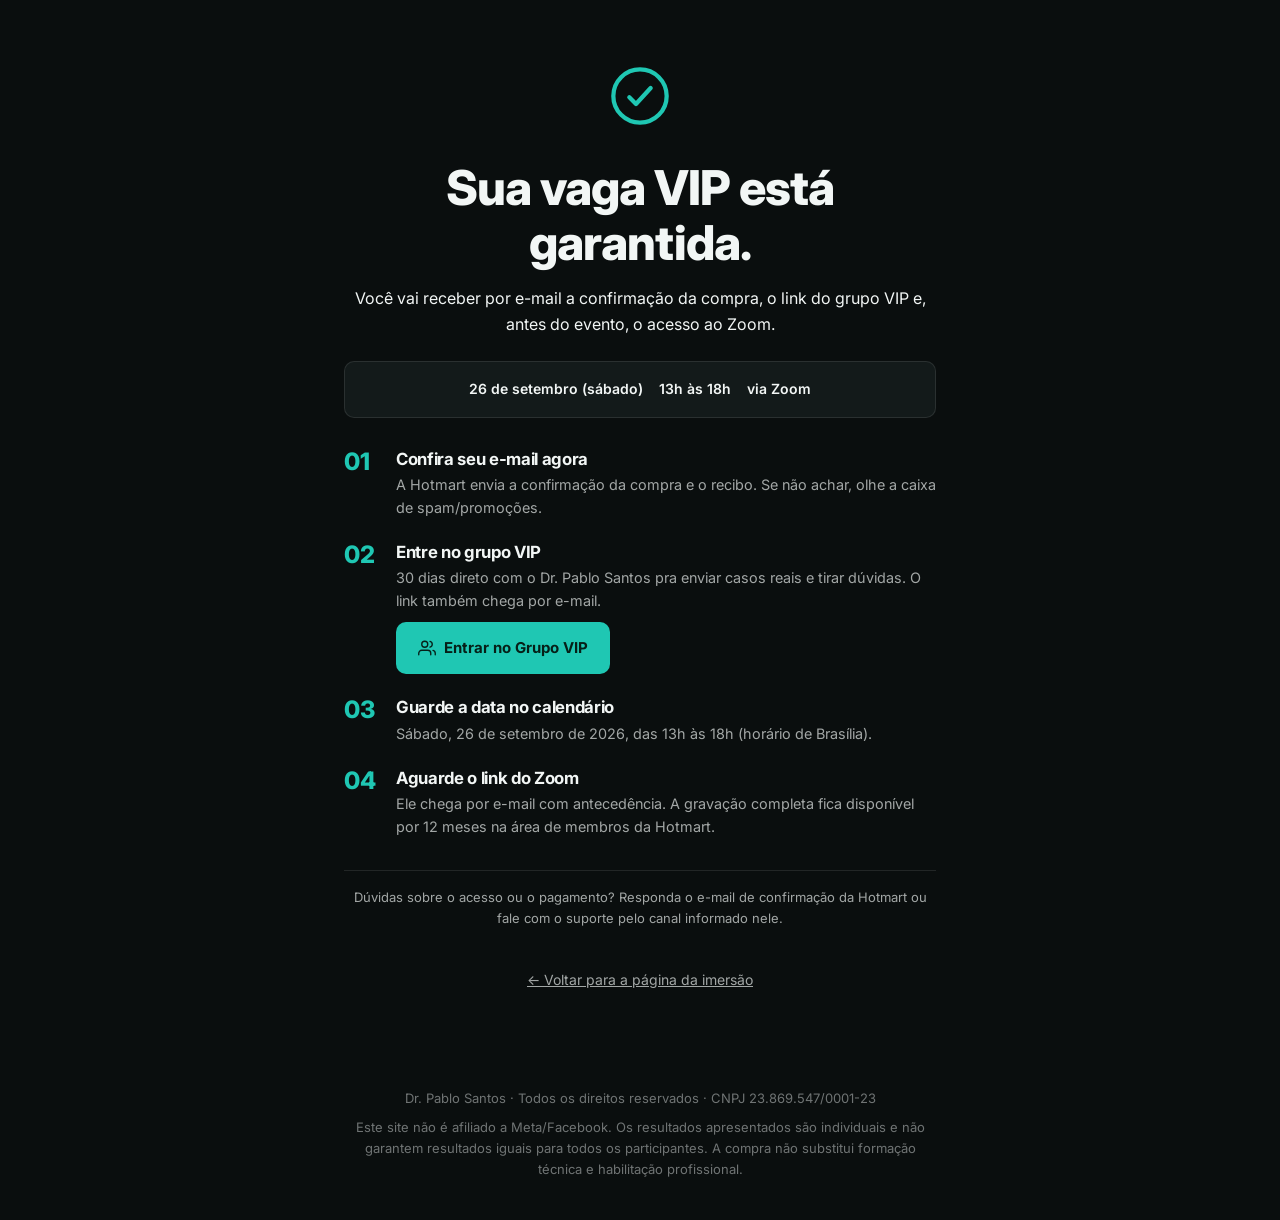
<file: parabensporservip.html>
<!DOCTYPE html>
<html lang="pt-BR">
<head>
<meta charset="UTF-8">
<meta name="viewport" content="width=device-width, initial-scale=1">
<title>Compra confirmada · Ingresso VIP · Imersão Protocolo Inferior</title>
<meta name="robots" content="noindex, nofollow">
<meta name="theme-color" content="#101416">
<link rel="icon" type="image/svg+xml" href="/favicon.svg">

<link rel="preconnect" href="https://fonts.googleapis.com">
<link rel="preconnect" href="https://fonts.gstatic.com" crossorigin>
<link rel="preload" as="style" href="https://fonts.googleapis.com/css2?family=Inter:wght@400;500;600;700;800&display=swap">
<link rel="stylesheet" href="https://fonts.googleapis.com/css2?family=Inter:wght@400;500;600;700;800&display=swap" media="print" onload="this.media='all'">
<noscript><link rel="stylesheet" href="https://fonts.googleapis.com/css2?family=Inter:wght@400;500;600;700;800&display=swap"></noscript>

<style>
:root{
  --grafite:#0A0E0E;
  --superficie:#131A1A;
  --texto:#F2F6F5;
  --texto-dim:rgba(242,246,245,0.66);
  --texto-faint:rgba(242,246,245,0.44);
  --petroleo:#1FC7B3;
  --border:rgba(242,246,245,0.10);
  --font-display:'Inter', -apple-system, sans-serif;
  --font-body:'Inter', -apple-system, sans-serif;
  --text-disclaimer: 0.8125rem;
  --space-1: 0.5rem; --space-2: 1rem; --space-3: 1.5rem; --space-4: 2rem; --space-6: 3rem; --space-8: 4rem;
  --radius-md: 10px;
}
*,*::before,*::after{box-sizing:border-box}
body{margin:0;background:var(--grafite);color:var(--texto);font-family:var(--font-body);font-size:1rem;line-height:1.6}
h1,h2{font-family:var(--font-display);font-weight:800;line-height:1.15;letter-spacing:-0.02em;margin:0 0 var(--space-2);color:var(--texto)}
h1{font-size:clamp(2rem,7vw,3rem)}
p{margin:0 0 var(--space-2)}
a{color:var(--petroleo)}
.container{max-width:640px;margin:0 auto;padding:0 var(--space-3)}
section{padding:var(--space-8) 0}
.icon-check{width:64px;height:64px;color:var(--petroleo);margin:0 auto var(--space-3)}
.text-center{text-align:center}
.event-row{
  display:flex;flex-wrap:wrap;justify-content:center;gap:var(--space-1) var(--space-2);
  color:var(--texto);font-size:0.875rem;font-weight:600;
  background:var(--superficie);border:1px solid var(--border);border-radius:var(--radius-md);
  padding:var(--space-2);margin:var(--space-3) 0;
}
.steps{display:flex;flex-direction:column;gap:var(--space-3);margin:var(--space-4) 0;text-align:left}
.step{display:flex;gap:var(--space-2);align-items:flex-start}
.step__num{font-family:var(--font-display);font-weight:800;color:var(--petroleo);font-size:1.5rem;line-height:1;flex-shrink:0;width:36px}
.step__body h2{font-size:1.05rem;font-family:var(--font-body);font-weight:700;margin:0 0 4px;color:var(--texto)}
.step__body p{color:var(--texto-dim);font-size:0.9rem;margin:0}
.note{color:var(--texto-dim);font-size:var(--text-disclaimer);border-top:1px solid var(--border);padding-top:var(--space-2);margin-top:var(--space-3)}
.btn-home{display:inline-block;margin-top:var(--space-3);color:var(--texto-dim);font-size:0.875rem;text-decoration:underline}
.btn-whatsapp{
  display:inline-flex;align-items:center;justify-content:center;gap:8px;
  background:var(--petroleo);color:#062018;font-weight:700;font-size:0.9375rem;
  padding:14px 22px;border-radius:var(--radius-md);text-decoration:none;margin-top:10px;
}
.btn-whatsapp .icon{width:18px;height:18px;flex-shrink:0}
footer{padding:var(--space-4) 0;text-align:center}
footer p{color:var(--texto-faint);font-size:var(--text-disclaimer);margin:0 0 var(--space-1)}
</style>
</head>
<body>

<!-- Meta Pixel Code -->
<!--
  Esta página NÃO dispara o evento Purchase. A Hotmart tem integração nativa
  de Pixel/API de Conversões (Ferramentas > Pixel de Rastreamento) que já
  dispara Purchase, client + server, na venda concluída. Se esta página
  também disparasse, o Events Manager mostraria duas conversões para a
  mesma venda — a documentação da Hotmart não informa o event_id que usa
  para a deduplicação do Meta funcionar, então o risco é real, não teórico.

  O snippet abaixo inicializa o pixel, dispara um PageView e um evento
  CUSTOM (ThankYouVIP, com valor). Isso serve pra duas coisas: excluir quem
  já comprou de campanhas de aquisição, e criar uma Conversão Personalizada
  no Gerenciador de Eventos baseada nesse evento (ou na URL
  /parabensporservip) pra separar vendas do Ingresso VIP das vendas do
  Normal (que caem em /obrigado), sem duplicar o Purchase oficial.
-->
<script>
(function(){
  var PIXEL_ID = '1475250366739996';

  !function(f,b,e,v,n,t,s)
  {if(f.fbq)return;n=f.fbq=function(){n.callMethod?
  n.callMethod.apply(n,arguments):n.queue.push(arguments)};
  if(!f._fbq)f._fbq=n;n.push=n;n.loaded=!0;n.version='2.0';
  n.queue=[];t=b.createElement(e);t.async=!0;
  t.src=v;s=b.getElementsByTagName(e)[0];
  s.parentNode.insertBefore(t,s)}(window, document,'script',
  'https://connect.facebook.net/en_US/fbevents.js');

  fbq('init', PIXEL_ID);
  fbq('track', 'PageView');
  fbq('trackCustom', 'ThankYouVIP', { value: 147, currency: 'BRL' });
})();
</script>
<!-- End Meta Pixel Code -->

<section>
  <div class="container text-center">
    <svg class="icon-check" viewBox="0 0 24 24" fill="none" stroke="currentColor" stroke-width="1.6" aria-hidden="true">
      <circle cx="12" cy="12" r="10"/>
      <path d="m8 12.5 2.5 2.5L16 9" stroke-linecap="round" stroke-linejoin="round"/>
    </svg>
    <h1>Sua vaga VIP está garantida.</h1>
    <p>Você vai receber por e-mail a confirmação da compra, o link do grupo VIP e, antes do evento, o acesso ao Zoom.</p>

    <div class="event-row">
      <span>26 de setembro (sábado)</span>
      <span>13h às 18h</span>
      <span>via Zoom</span>
    </div>

    <div class="steps">
      <div class="step">
        <span class="step__num">01</span>
        <div class="step__body">
          <h2>Confira seu e-mail agora</h2>
          <p>A Hotmart envia a confirmação da compra e o recibo. Se não achar, olhe a caixa de spam/promoções.</p>
        </div>
      </div>
      <div class="step">
        <span class="step__num">02</span>
        <div class="step__body">
          <h2>Entre no grupo VIP</h2>
          <p>30 dias direto com o Dr. Pablo Santos pra enviar casos reais e tirar dúvidas. O link também chega por e-mail.</p>
          <a href="https://chat.whatsapp.com/Dr1XT0TW4E1CxEYfxBVqFM" class="btn-whatsapp" target="_blank" rel="noopener">
            <svg class="icon" viewBox="0 0 24 24" fill="none" stroke="currentColor" stroke-width="1.8" stroke-linecap="round" stroke-linejoin="round" aria-hidden="true"><path d="M17 21v-2a4 4 0 0 0-4-4H5a4 4 0 0 0-4 4v2"/><circle cx="9" cy="7" r="4"/><path d="M23 21v-2a4 4 0 0 0-3-3.87"/><path d="M16 3.13a4 4 0 0 1 0 7.75"/></svg>
            Entrar no Grupo VIP
          </a>
        </div>
      </div>
      <div class="step">
        <span class="step__num">03</span>
        <div class="step__body">
          <h2>Guarde a data no calendário</h2>
          <p>Sábado, 26 de setembro de 2026, das 13h às 18h (horário de Brasília).</p>
        </div>
      </div>
      <div class="step">
        <span class="step__num">04</span>
        <div class="step__body">
          <h2>Aguarde o link do Zoom</h2>
          <p>Ele chega por e-mail com antecedência. A gravação completa fica disponível por 12 meses na área de membros da Hotmart.</p>
        </div>
      </div>
    </div>

    <p class="note">Dúvidas sobre o acesso ou o pagamento? Responda o e-mail de confirmação da Hotmart ou fale com o suporte pelo canal informado nele.</p>

    <a href="/" class="btn-home">← Voltar para a página da imersão</a>
  </div>
</section>

<footer>
  <div class="container">
    <p>Dr. Pablo Santos · Todos os direitos reservados · CNPJ 23.869.547/0001-23</p>
    <p>Este site não é afiliado a Meta/Facebook. Os resultados apresentados são individuais e não garantem resultados iguais para todos os participantes. A compra não substitui formação técnica e habilitação profissional.</p>
  </div>
</footer>

</body>
</html>
</file>
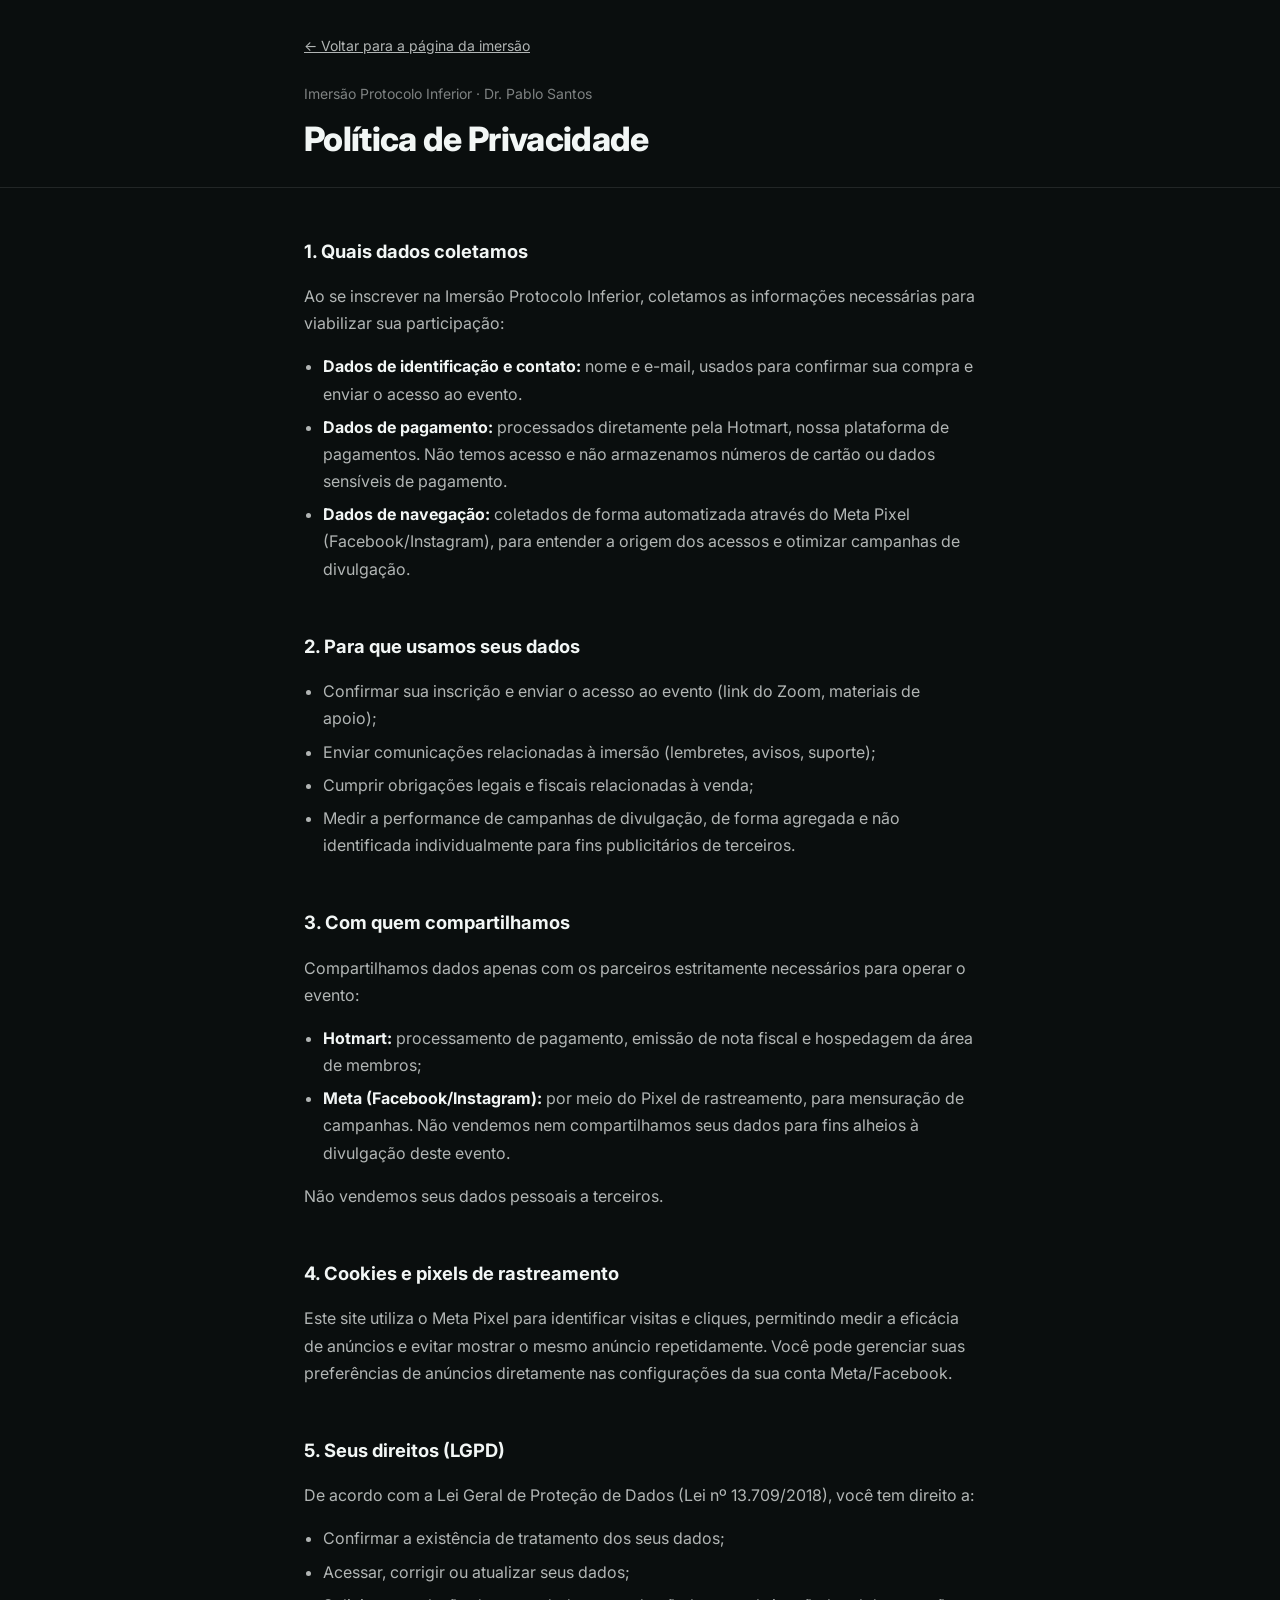
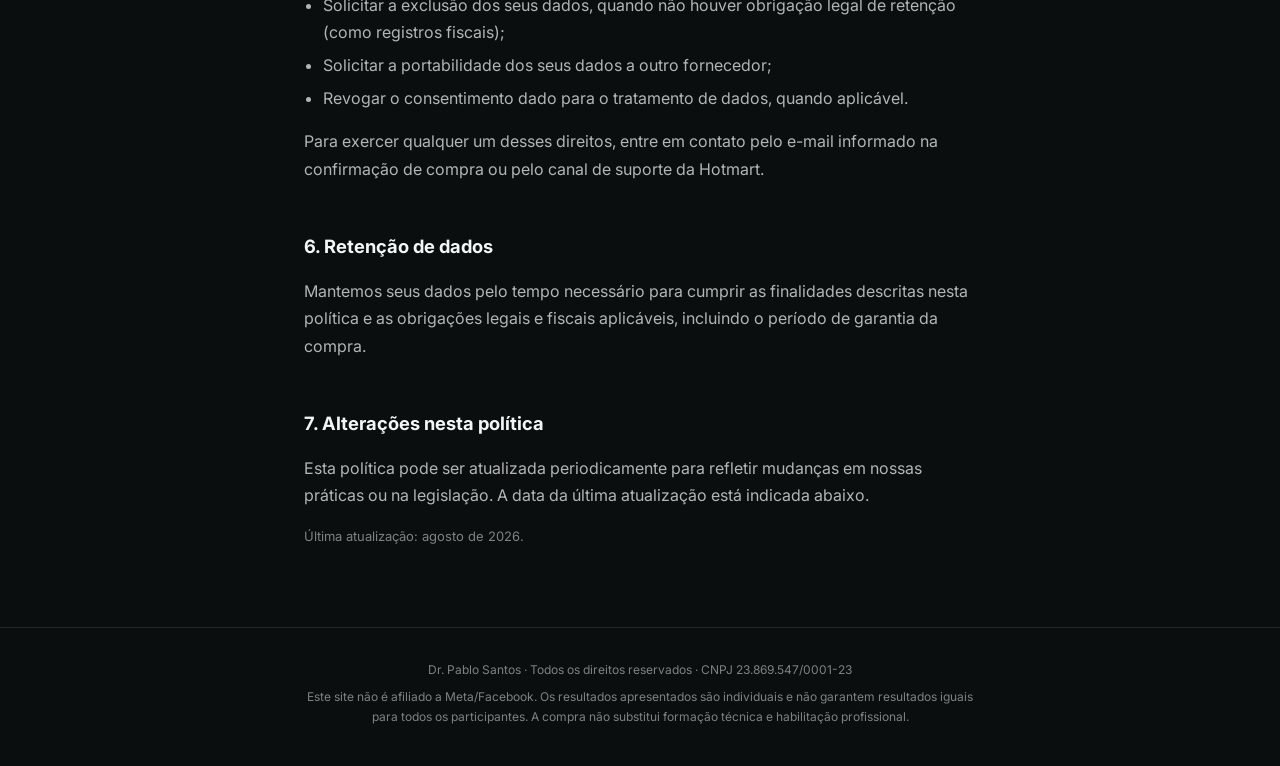
<file: privacidade.html>
<!DOCTYPE html>
<html lang="pt-BR">
<head>
<meta charset="UTF-8">
<meta name="viewport" content="width=device-width, initial-scale=1">
<title>Política de Privacidade · Imersão Protocolo Inferior</title>
<meta name="robots" content="noindex, follow">
<meta name="theme-color" content="#0A0E0E">
<link rel="icon" type="image/svg+xml" href="/favicon.svg">

<link rel="preconnect" href="https://fonts.googleapis.com">
<link rel="preconnect" href="https://fonts.gstatic.com" crossorigin>
<link rel="preload" as="style" href="https://fonts.googleapis.com/css2?family=Inter:wght@400;500;600;700;800&display=swap">
<link rel="stylesheet" href="https://fonts.googleapis.com/css2?family=Inter:wght@400;500;600;700;800&display=swap" media="print" onload="this.media='all'">
<noscript><link rel="stylesheet" href="https://fonts.googleapis.com/css2?family=Inter:wght@400;500;600;700;800&display=swap"></noscript>

<style>
:root{
  --grafite:#0A0E0E;
  --superficie:#131A1A;
  --texto:#F2F6F5;
  --texto-dim:rgba(242,246,245,0.72);
  --texto-faint:rgba(242,246,245,0.5);
  --petroleo:#1FC7B3;
  --border:rgba(242,246,245,0.10);
  --font:'Inter', -apple-system, sans-serif;
  --space-1:0.5rem; --space-2:1rem; --space-3:1.5rem; --space-4:2rem; --space-6:3rem; --space-8:4rem;
  --radius-md:10px;
}
*,*::before,*::after{box-sizing:border-box}
html{-webkit-text-size-adjust:100%;text-size-adjust:100%;overflow-x:hidden;max-width:100%}
body{margin:0;background:var(--grafite);color:var(--texto);font-family:var(--font);font-size:1rem;line-height:1.7;overflow-x:hidden;max-width:100%}
.container{max-width:720px;margin:0 auto;padding:0 var(--space-3)}
header{padding:var(--space-4) 0 var(--space-2);border-bottom:1px solid var(--border)}
header p{color:var(--texto-faint);font-size:0.875rem;margin:0 0 4px}
h1{font-size:clamp(1.6rem,5vw,2.1rem);font-weight:800;letter-spacing:-0.02em;margin:0 0 4px;color:var(--texto)}
main{padding:var(--space-6) 0 var(--space-8)}
h2{font-size:1.15rem;font-weight:700;color:var(--texto);margin:var(--space-6) 0 var(--space-2)}
h2:first-child{margin-top:0}
p{color:var(--texto-dim);margin:0 0 var(--space-2);max-width:68ch}
ul{color:var(--texto-dim);padding-left:1.2em;margin:0 0 var(--space-2);max-width:68ch}
li{margin-bottom:6px}
strong{color:var(--texto)}
a{color:var(--petroleo)}
.back-link{display:inline-block;margin-bottom:var(--space-3);color:var(--texto-dim);font-size:0.875rem;text-decoration:underline}
.updated{color:var(--texto-faint);font-size:0.8125rem;margin-top:var(--space-2)}
footer{padding:var(--space-4) 0;text-align:center;border-top:1px solid var(--border)}
footer p{color:var(--texto-faint);font-size:0.75rem;margin:0 0 6px;max-width:none}
</style>
</head>
<body>

<header>
  <div class="container">
    <a href="/" class="back-link" id="back-link">← Voltar para a página da imersão</a>
    <p>Imersão Protocolo Inferior · Dr. Pablo Santos</p>
    <h1>Política de Privacidade</h1>
  </div>
</header>

<main>
  <div class="container">
    <h2>1. Quais dados coletamos</h2>
    <p>Ao se inscrever na Imersão Protocolo Inferior, coletamos as informações necessárias para viabilizar sua participação:</p>
    <ul>
      <li><strong>Dados de identificação e contato:</strong> nome e e-mail, usados para confirmar sua compra e enviar o acesso ao evento.</li>
      <li><strong>Dados de pagamento:</strong> processados diretamente pela Hotmart, nossa plataforma de pagamentos. Não temos acesso e não armazenamos números de cartão ou dados sensíveis de pagamento.</li>
      <li><strong>Dados de navegação:</strong> coletados de forma automatizada através do Meta Pixel (Facebook/Instagram), para entender a origem dos acessos e otimizar campanhas de divulgação.</li>
    </ul>

    <h2>2. Para que usamos seus dados</h2>
    <ul>
      <li>Confirmar sua inscrição e enviar o acesso ao evento (link do Zoom, materiais de apoio);</li>
      <li>Enviar comunicações relacionadas à imersão (lembretes, avisos, suporte);</li>
      <li>Cumprir obrigações legais e fiscais relacionadas à venda;</li>
      <li>Medir a performance de campanhas de divulgação, de forma agregada e não identificada individualmente para fins publicitários de terceiros.</li>
    </ul>

    <h2>3. Com quem compartilhamos</h2>
    <p>Compartilhamos dados apenas com os parceiros estritamente necessários para operar o evento:</p>
    <ul>
      <li><strong>Hotmart:</strong> processamento de pagamento, emissão de nota fiscal e hospedagem da área de membros;</li>
      <li><strong>Meta (Facebook/Instagram):</strong> por meio do Pixel de rastreamento, para mensuração de campanhas. Não vendemos nem compartilhamos seus dados para fins alheios à divulgação deste evento.</li>
    </ul>
    <p>Não vendemos seus dados pessoais a terceiros.</p>

    <h2>4. Cookies e pixels de rastreamento</h2>
    <p>Este site utiliza o Meta Pixel para identificar visitas e cliques, permitindo medir a eficácia de anúncios e evitar mostrar o mesmo anúncio repetidamente. Você pode gerenciar suas preferências de anúncios diretamente nas configurações da sua conta Meta/Facebook.</p>

    <h2>5. Seus direitos (LGPD)</h2>
    <p>De acordo com a Lei Geral de Proteção de Dados (Lei nº 13.709/2018), você tem direito a:</p>
    <ul>
      <li>Confirmar a existência de tratamento dos seus dados;</li>
      <li>Acessar, corrigir ou atualizar seus dados;</li>
      <li>Solicitar a exclusão dos seus dados, quando não houver obrigação legal de retenção (como registros fiscais);</li>
      <li>Solicitar a portabilidade dos seus dados a outro fornecedor;</li>
      <li>Revogar o consentimento dado para o tratamento de dados, quando aplicável.</li>
    </ul>
    <p>Para exercer qualquer um desses direitos, entre em contato pelo e-mail informado na confirmação de compra ou pelo canal de suporte da Hotmart.</p>

    <h2>6. Retenção de dados</h2>
    <p>Mantemos seus dados pelo tempo necessário para cumprir as finalidades descritas nesta política e as obrigações legais e fiscais aplicáveis, incluindo o período de garantia da compra.</p>

    <h2>7. Alterações nesta política</h2>
    <p>Esta política pode ser atualizada periodicamente para refletir mudanças em nossas práticas ou na legislação. A data da última atualização está indicada abaixo.</p>

    <p class="updated">Última atualização: agosto de 2026.</p>
  </div>
</main>

<footer>
  <div class="container">
    <p>Dr. Pablo Santos · Todos os direitos reservados · CNPJ 23.869.547/0001-23</p>
    <p>Este site não é afiliado a Meta/Facebook. Os resultados apresentados são individuais e não garantem resultados iguais para todos os participantes. A compra não substitui formação técnica e habilitação profissional.</p>
  </div>
</footer>

<script>
(function(){
  var backLink = document.getElementById('back-link');
  if (backLink && document.referrer && new URL(document.referrer).host === location.host) {
    backLink.addEventListener('click', function(e){
      e.preventDefault();
      history.back();
    });
  }
})();
</script>

</body>
</html>
</file>
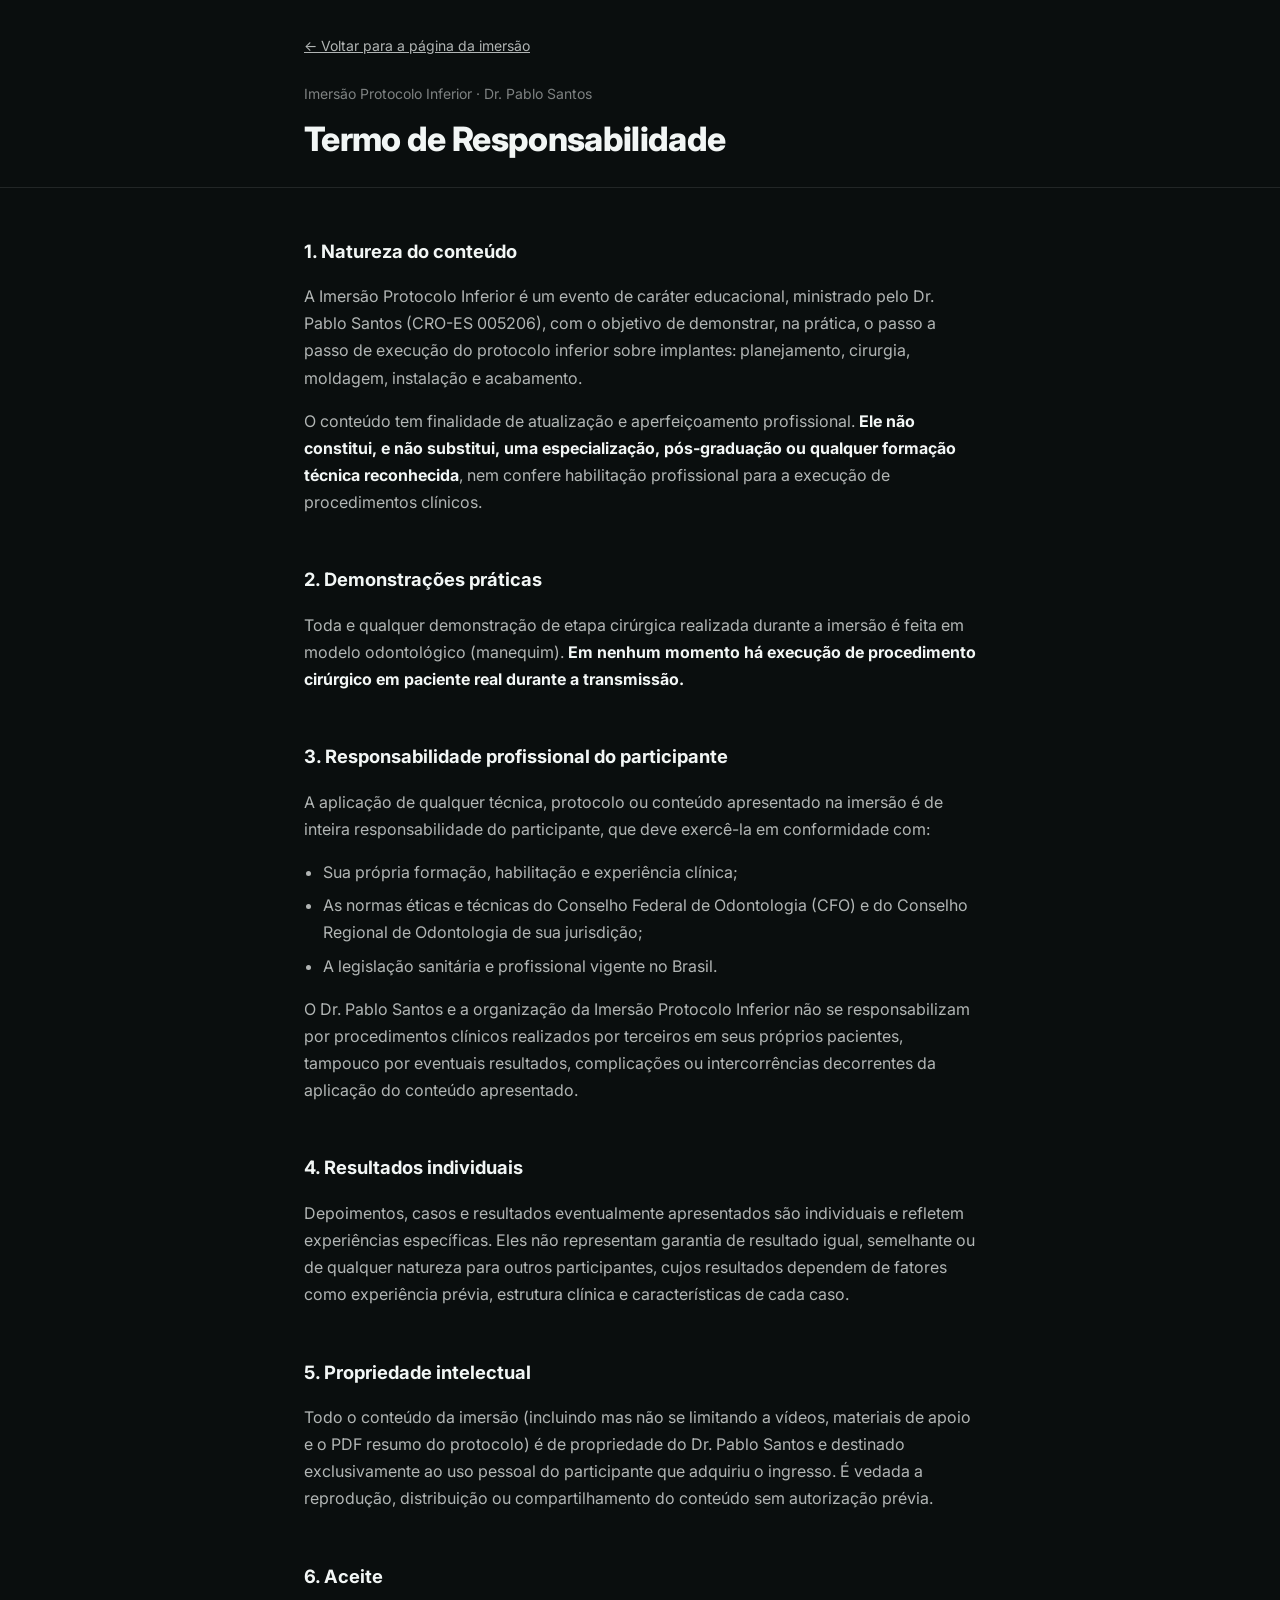
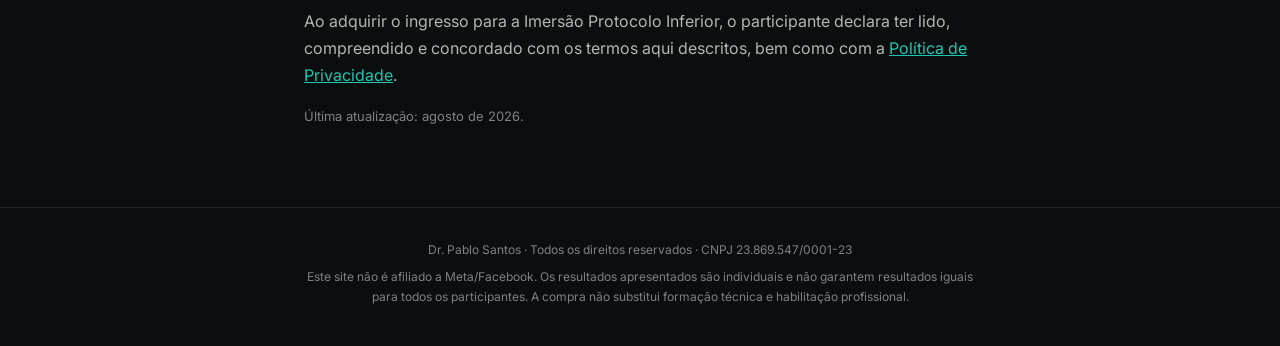
<file: termos.html>
<!DOCTYPE html>
<html lang="pt-BR">
<head>
<meta charset="UTF-8">
<meta name="viewport" content="width=device-width, initial-scale=1">
<title>Termo de Responsabilidade · Imersão Protocolo Inferior</title>
<meta name="robots" content="noindex, follow">
<meta name="theme-color" content="#0A0E0E">
<link rel="icon" type="image/svg+xml" href="/favicon.svg">

<link rel="preconnect" href="https://fonts.googleapis.com">
<link rel="preconnect" href="https://fonts.gstatic.com" crossorigin>
<link rel="preload" as="style" href="https://fonts.googleapis.com/css2?family=Inter:wght@400;500;600;700;800&display=swap">
<link rel="stylesheet" href="https://fonts.googleapis.com/css2?family=Inter:wght@400;500;600;700;800&display=swap" media="print" onload="this.media='all'">
<noscript><link rel="stylesheet" href="https://fonts.googleapis.com/css2?family=Inter:wght@400;500;600;700;800&display=swap"></noscript>

<style>
:root{
  --grafite:#0A0E0E;
  --superficie:#131A1A;
  --texto:#F2F6F5;
  --texto-dim:rgba(242,246,245,0.72);
  --texto-faint:rgba(242,246,245,0.5);
  --petroleo:#1FC7B3;
  --border:rgba(242,246,245,0.10);
  --font:'Inter', -apple-system, sans-serif;
  --space-1:0.5rem; --space-2:1rem; --space-3:1.5rem; --space-4:2rem; --space-6:3rem; --space-8:4rem;
  --radius-md:10px;
}
*,*::before,*::after{box-sizing:border-box}
html{-webkit-text-size-adjust:100%;text-size-adjust:100%;overflow-x:hidden;max-width:100%}
body{margin:0;background:var(--grafite);color:var(--texto);font-family:var(--font);font-size:1rem;line-height:1.7;overflow-x:hidden;max-width:100%}
.container{max-width:720px;margin:0 auto;padding:0 var(--space-3)}
header{padding:var(--space-4) 0 var(--space-2);border-bottom:1px solid var(--border)}
header p{color:var(--texto-faint);font-size:0.875rem;margin:0 0 4px}
h1{font-size:clamp(1.6rem,5vw,2.1rem);font-weight:800;letter-spacing:-0.02em;margin:0 0 4px;color:var(--texto)}
main{padding:var(--space-6) 0 var(--space-8)}
h2{font-size:1.15rem;font-weight:700;color:var(--texto);margin:var(--space-6) 0 var(--space-2)}
h2:first-child{margin-top:0}
p{color:var(--texto-dim);margin:0 0 var(--space-2);max-width:68ch}
ul{color:var(--texto-dim);padding-left:1.2em;margin:0 0 var(--space-2);max-width:68ch}
li{margin-bottom:6px}
strong{color:var(--texto)}
a{color:var(--petroleo)}
.back-link{display:inline-block;margin-bottom:var(--space-3);color:var(--texto-dim);font-size:0.875rem;text-decoration:underline}
.updated{color:var(--texto-faint);font-size:0.8125rem;margin-top:var(--space-2)}
footer{padding:var(--space-4) 0;text-align:center;border-top:1px solid var(--border)}
footer p{color:var(--texto-faint);font-size:0.75rem;margin:0 0 6px;max-width:none}
</style>
</head>
<body>

<header>
  <div class="container">
    <a href="/" class="back-link" id="back-link">← Voltar para a página da imersão</a>
    <p>Imersão Protocolo Inferior · Dr. Pablo Santos</p>
    <h1>Termo de Responsabilidade</h1>
  </div>
</header>

<main>
  <div class="container">
    <h2>1. Natureza do conteúdo</h2>
    <p>A Imersão Protocolo Inferior é um evento de caráter educacional, ministrado pelo Dr. Pablo Santos (CRO-ES 005206), com o objetivo de demonstrar, na prática, o passo a passo de execução do protocolo inferior sobre implantes: planejamento, cirurgia, moldagem, instalação e acabamento.</p>
    <p>O conteúdo tem finalidade de atualização e aperfeiçoamento profissional. <strong>Ele não constitui, e não substitui, uma especialização, pós-graduação ou qualquer formação técnica reconhecida</strong>, nem confere habilitação profissional para a execução de procedimentos clínicos.</p>

    <h2>2. Demonstrações práticas</h2>
    <p>Toda e qualquer demonstração de etapa cirúrgica realizada durante a imersão é feita em modelo odontológico (manequim). <strong>Em nenhum momento há execução de procedimento cirúrgico em paciente real durante a transmissão.</strong></p>

    <h2>3. Responsabilidade profissional do participante</h2>
    <p>A aplicação de qualquer técnica, protocolo ou conteúdo apresentado na imersão é de inteira responsabilidade do participante, que deve exercê-la em conformidade com:</p>
    <ul>
      <li>Sua própria formação, habilitação e experiência clínica;</li>
      <li>As normas éticas e técnicas do Conselho Federal de Odontologia (CFO) e do Conselho Regional de Odontologia de sua jurisdição;</li>
      <li>A legislação sanitária e profissional vigente no Brasil.</li>
    </ul>
    <p>O Dr. Pablo Santos e a organização da Imersão Protocolo Inferior não se responsabilizam por procedimentos clínicos realizados por terceiros em seus próprios pacientes, tampouco por eventuais resultados, complicações ou intercorrências decorrentes da aplicação do conteúdo apresentado.</p>

    <h2>4. Resultados individuais</h2>
    <p>Depoimentos, casos e resultados eventualmente apresentados são individuais e refletem experiências específicas. Eles não representam garantia de resultado igual, semelhante ou de qualquer natureza para outros participantes, cujos resultados dependem de fatores como experiência prévia, estrutura clínica e características de cada caso.</p>

    <h2>5. Propriedade intelectual</h2>
    <p>Todo o conteúdo da imersão (incluindo mas não se limitando a vídeos, materiais de apoio e o PDF resumo do protocolo) é de propriedade do Dr. Pablo Santos e destinado exclusivamente ao uso pessoal do participante que adquiriu o ingresso. É vedada a reprodução, distribuição ou compartilhamento do conteúdo sem autorização prévia.</p>

    <h2>6. Aceite</h2>
    <p>Ao adquirir o ingresso para a Imersão Protocolo Inferior, o participante declara ter lido, compreendido e concordado com os termos aqui descritos, bem como com a <a href="/privacidade">Política de Privacidade</a>.</p>

    <p class="updated">Última atualização: agosto de 2026.</p>
  </div>
</main>

<footer>
  <div class="container">
    <p>Dr. Pablo Santos · Todos os direitos reservados · CNPJ 23.869.547/0001-23</p>
    <p>Este site não é afiliado a Meta/Facebook. Os resultados apresentados são individuais e não garantem resultados iguais para todos os participantes. A compra não substitui formação técnica e habilitação profissional.</p>
  </div>
</footer>

<script>
(function(){
  var backLink = document.getElementById('back-link');
  if (backLink && document.referrer && new URL(document.referrer).host === location.host) {
    backLink.addEventListener('click', function(e){
      e.preventDefault();
      history.back();
    });
  }
})();
</script>

</body>
</html>
</file>
<file: mobile.css>
/* =========================================================
   mobile.css — Refinamentos mobile-first para conversão
   Escopo: iPhone SE (375), iPhone 14 (390), iPhone 14 Plus (430)
   Carrega DEPOIS do <style> inline de index.html — só reforça/
   corrige mobile, não duplica nem substitui o CSS desktop.
   ========================================================= */

@media (max-width: 768px) {

  /* ---------------------------------------------------------
     0. FUNDAMENTOS — trava scroll horizontal
     --------------------------------------------------------- */
  html, body { overflow-x: hidden; max-width: 100vw; }
  img, video, iframe { max-width: 100%; height: auto; }

  /* ---------------------------------------------------------
     RITMO VERTICAL COMPACTO (Tarefa 17) — sobrescreve os tokens
     de espaçamento de seção inteiros de uma vez, em vez de caçar
     cada seletor. A página tinha 8.161px de altura; meta: <5.500px.
     --------------------------------------------------------- */
  :root{
    --py-sm: 1rem;     /* 16px, era 48px */
    --py-md: 1rem;     /* 16px, era 64px */
    --py-lg: 0.75rem;  /* 12px, era 96px — 375px precisa de um pouco mais de corte que 390/430 */
    --space-6: 0.3125rem; /* 5px — gap entre etapas */
    --space-4: 1rem;   /* 16px — usado em vários gaps/paddings */
    --space-3: 1.125rem;/* 18px, era 24px */
  }

  /* ---------------------------------------------------------
     0.5 CONTADOR — flex-wrap defensivo: os 4 blocos (dias/h/min/s)
     se ajustam fluidamente em qualquer largura de celular em vez de
     espremer ou vazar da tela em telas muito estreitas (320px).
     --------------------------------------------------------- */
  .countdown { flex-wrap: wrap; justify-content: center; gap: 1rem; }

  /* ---------------------------------------------------------
     1. HERO — foto/vídeo compacto, preço+data já visíveis acima
     --------------------------------------------------------- */
  .hero { padding-top: var(--space-2); padding-bottom: var(--space-2); }
  .hero__lead { text-align: center; }
  .hero h1 { font-size: 2rem; line-height: 1.15; }
  .hero p { font-size: var(--text-base); }
  .hero__media-wrap {
    margin: var(--space-3) auto var(--space-2);
  }
  .hero__data-strip { font-size: var(--text-sm); margin: var(--space-2) 0; }
  .pull-quote { padding: var(--space-2); font-size: var(--text-base); }
  .hero__countdown-wrap { margin: var(--space-2) 0; }
  .hero__countdown-label { margin-bottom: 6px; }
  .countdown--compact .countdown__unit { min-width: 30px; padding: 3px 4px; }

  /* ---------------------------------------------------------
     2. ETAPAS — maior risco de estourar a altura: 6 fotos.
     Bem mais compacta que no desktop, onde a foto é protagonista.
     --------------------------------------------------------- */
  /* padding lateral padrão pra essas duas seções: --space-3 já foi
     comprimido pra 18px no orçamento de altura mobile acima, aqui
     garantimos 1.5rem (24px) só onde foi pedido, sem afetar o resto
     da página nem estourar a meta de altura de novo. */
  #etapas .container, #dr-pablo .container, #depoimentos .container {
    padding-left: 1.5rem;
    padding-right: 1.5rem;
  }
  .step { gap: var(--space-1); }
  .step__num { font-size: var(--text-lg); }
  .step__body h3 { font-size: var(--text-base); margin: 1px 0 2px; }
  .step__body p { font-size: var(--text-sm); }

  /* ---------------------------------------------------------
     3. AUTORIDADE — grid de estatísticas em 1 linha (4 colunas)
     em vez de 2x2, economiza uma fileira inteira de altura
     --------------------------------------------------------- */
  .authority { gap: var(--space-1); }
  .authority__photo { width: 100px; height: 100px; }
  .authority p:not(.authority__credential) { font-size: var(--text-sm); margin-bottom: var(--space-1); }
  .authority__grid { grid-template-columns: repeat(4, 1fr); gap: 6px; margin-top: 4px; }
  .authority__stat { padding: 6px 4px; }
  .authority__stat strong { font-size: var(--text-lg); }
  .authority__stat span { font-size: var(--text-sm); letter-spacing: 0.06em; margin-top: 1px; }

  /* ---------------------------------------------------------
     3b. OFERTAS — listas e cards mais compactos
     --------------------------------------------------------- */
  .pricing-card { padding: 12px; }
  .pricing-card--vip { padding-top: 32px; }
  .pricing-card ul { gap: 4px; margin-bottom: var(--space-1); }
  .pricing-card li { font-size: var(--text-sm); }
  .vip-callout { padding: 6px 8px; margin-bottom: 6px; gap: 8px; }
  .vip-callout__icon { width: 18px; height: 18px; }
  .countdown { transform: scale(0.92); }
  .countdown--ofertas { margin-bottom: var(--space-3); }
  .pricing-sub { margin-bottom: var(--space-2); }
  .vip-callout h4 { font-size: var(--text-sm); }
  .vip-callout p { font-size: var(--text-sm); }
  .pricing-card__price { font-size: var(--text-3xl); margin: 4px 0 var(--space-1); }

  /* ---------------------------------------------------------
     3c. FAQ — item mais compacto (resumo continua com 44px de
     touch target, só reduz o respiro ao redor)
     --------------------------------------------------------- */
  .faq-item { padding: 0; }
  .faq-item summary { margin-bottom: 2px; }

  /* ---------------------------------------------------------
     4. GARANTIA, CTA FINAL, RODAPÉ — últimos ajustes de respiro
     --------------------------------------------------------- */
  .guarantee { gap: var(--space-1); }
  .guarantee p { font-size: var(--text-sm); }
  .cta-final h2 { font-size: var(--text-2xl); }
  footer { padding: var(--space-2) 0; }
  footer p { line-height: 1.4; }

  /* ---------------------------------------------------------
     5. BARRA STICKY INFERIOR — em telas estreitas, empilha o
     preço em cima do CTA em vez de tentar caber tudo numa linha
     --------------------------------------------------------- */
  @media (max-width: 400px) {
    .bottombar { flex-direction: column; gap: 2px; padding-top: 8px; }
  }

  /* ---------------------------------------------------------
     6. TOUCH TARGETS — reforço defensivo
     --------------------------------------------------------- */
  a.btn, .bottombar { min-height: 44px; }
}
</file>
